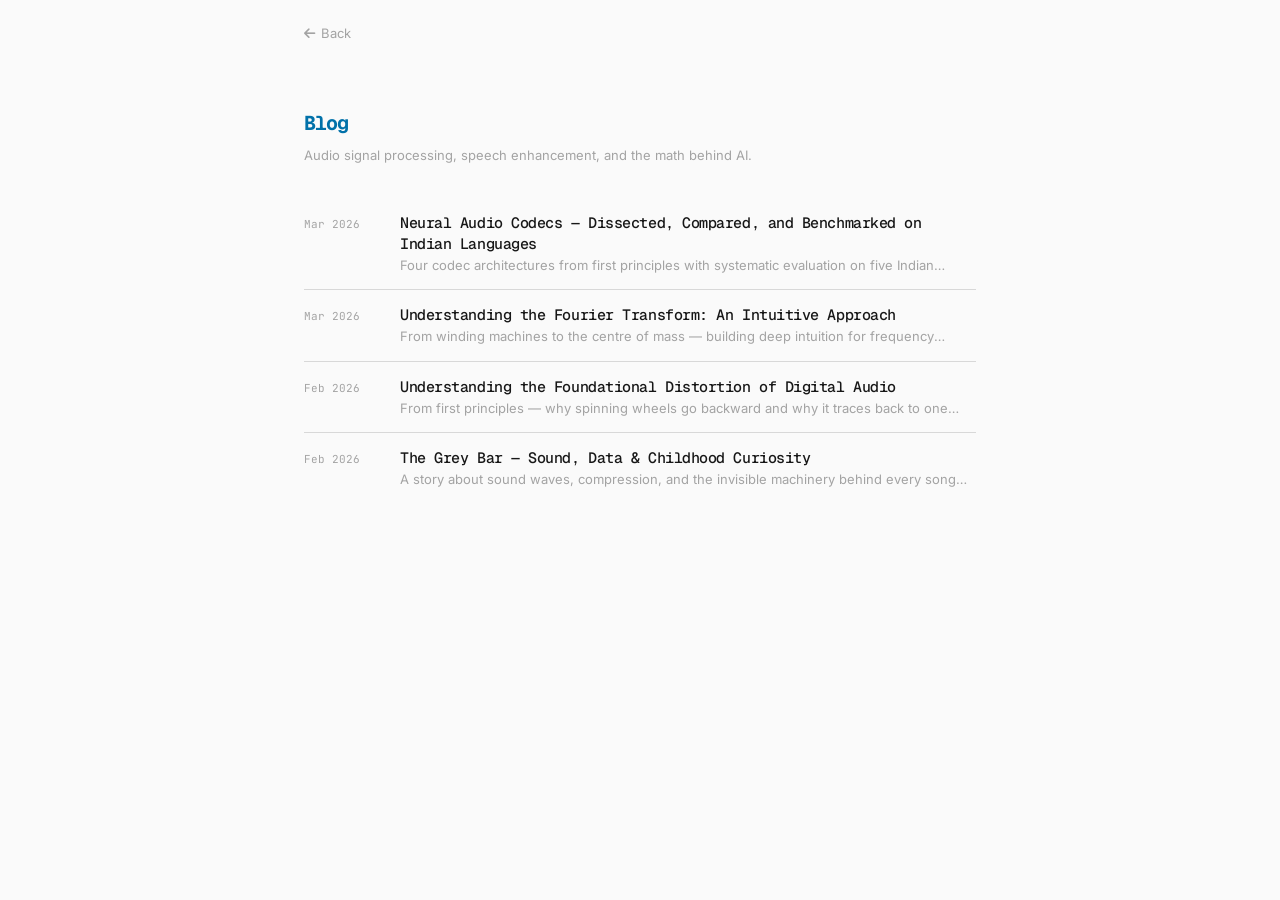
<file: blog/index.html>
<!DOCTYPE html>
<html lang="en">
<head>
<!-- Google Analytics -->
<script async src="https://www.googletagmanager.com/gtag/js?id=G-BB0R0PGQ15"></script>
<script>window.dataLayer=window.dataLayer||[];function gtag(){dataLayer.push(arguments);}gtag('js',new Date());gtag('config','G-BB0R0PGQ15');</script>

<meta charset="UTF-8">
<meta name="viewport" content="width=device-width, initial-scale=1.0">
<title>Blog — Aman Agrawal</title>
<meta name="description" content="Technical blog posts by Aman Agrawal on audio signal processing, speech enhancement, and AI/ML.">
<link rel="preconnect" href="https://fonts.googleapis.com">
<link rel="preconnect" href="https://fonts.gstatic.com" crossorigin>
<link href="https://fonts.googleapis.com/css2?family=Geist+Mono:wght@400;500;600;700&family=Inter:wght@300;400;500;600;700&family=JetBrains+Mono:wght@400;500&display=swap" rel="stylesheet">
<link rel="stylesheet" href="https://cdnjs.cloudflare.com/ajax/libs/font-awesome/6.5.1/css/all.min.css">
<style>
:root {
    --bg: #fafafa;
    --text-primary: #171717;
    --text-secondary: #525252;
    --text-muted: #a3a3a3;
    --accent: #0171A9;
    --border: #d8d8d8;
    --green: #16a34a;
    --heading-font: 'Geist Mono', 'JetBrains Mono', ui-monospace, monospace;
    --font: 'Inter', -apple-system, BlinkMacSystemFont, sans-serif;
    --mono: 'JetBrains Mono', monospace;
    --ease: cubic-bezier(0.4,0,0.2,1);
}
*,*::before,*::after{margin:0;padding:0;box-sizing:border-box}
body{font-family:var(--font);background:var(--bg);color:var(--text-primary);font-size:0.9375rem;line-height:1.7;-webkit-font-smoothing:antialiased}
a{color:inherit;text-decoration:none}
::selection{background:rgba(1,113,169,0.12)}

.top-bar{
    padding:20px 24px;
    max-width:720px;
    margin:0 auto;
}
.back-link{
    font-size:0.8125rem;
    color:var(--text-muted);
    display:inline-flex;
    align-items:center;
    gap:6px;
    transition:color 150ms var(--ease);
}
.back-link:hover{color:var(--text-primary)}

.blog-header{
    max-width:720px;
    margin:0 auto;
    padding:40px 24px 32px;
}
.blog-header h1{
    font-family:var(--heading-font);
    font-size:1.25rem;
    font-weight:700;
    color:var(--accent);
    letter-spacing:-0.05em;
    margin-bottom:4px;
}
.blog-header p{
    color:var(--text-muted);
    font-size:0.8125rem;
}

.blog-list{
    max-width:720px;
    margin:0 auto;
    padding:0 24px 80px;
    display:flex;
    flex-direction:column;
}

.blog-item{
    display:flex;
    align-items:baseline;
    gap:16px;
    padding:14px 0;
    border-bottom:1px solid var(--border);
    transition:color 150ms var(--ease);
}
.blog-item:last-child{border-bottom:none}
.blog-item:hover h2{color:var(--accent)}
.blog-item-content h2{font-family:var(--heading-font);letter-spacing:-0.03em}

.blog-item-meta{
    font-family:var(--mono);
    font-size:0.6875rem;
    color:var(--text-muted);
    flex-shrink:0;
    width:80px;
}

.blog-item-content h2{
    font-size:0.9375rem;
    font-weight:500;
    line-height:1.4;
    margin-bottom:2px;
    transition:color 150ms var(--ease);
}
.blog-item-content p{
    color:var(--text-muted);
    font-size:0.8125rem;
    line-height:1.5;
    display:-webkit-box;
    -webkit-line-clamp:1;
    -webkit-box-orient:vertical;
    overflow:hidden;
}
.blog-item-source{
    font-family:var(--mono);
    font-size:0.625rem;
    color:var(--green);
    font-weight:600;
}

@media(max-width:600px){
    .blog-header{padding:30px 16px 24px}
    .blog-header h1{font-size:1.25rem}
    .blog-list{padding:0 16px 60px}
    .blog-item{flex-direction:column;gap:2px}
    .blog-item-meta{width:auto}
    .blog-item-content p{display:none}
}
</style>
</head>
<body>

<div class="top-bar">
    <a href="../index.html" class="back-link"><i class="fa-solid fa-arrow-left"></i> Back</a>
</div>

<header class="blog-header">
    <h1>Blog</h1>
    <p>Audio signal processing, speech enhancement, and the math behind AI.</p>
</header>

<div class="blog-list">

    <a href="codecs.html" class="blog-item">
        <div class="blog-item-meta">Mar 2026</div>
        <div class="blog-item-content">
            <h2>Neural Audio Codecs &mdash; Dissected, Compared, and Benchmarked on Indian Languages</h2>
            <p>Four codec architectures from first principles with systematic evaluation on five Indian languages.</p>
        </div>
    </a>

    <a href="fourier.html" class="blog-item">
        <div class="blog-item-meta">Mar 2026</div>
        <div class="blog-item-content">
            <h2>Understanding the Fourier Transform: An Intuitive Approach</h2>
            <p>From winding machines to the centre of mass &mdash; building deep intuition for frequency decomposition.</p>
        </div>
    </a>

    <a href="aliasing.html" class="blog-item">
        <div class="blog-item-meta">Feb 2026</div>
        <div class="blog-item-content">
            <h2>Understanding the Foundational Distortion of Digital Audio</h2>
            <p>From first principles &mdash; why spinning wheels go backward and why it traces back to one elegant rule.</p>
        </div>
    </a>

    <a href="grey-bar.html" class="blog-item">
        <div class="blog-item-meta">Feb 2026</div>
        <div class="blog-item-content">
            <h2>The Grey Bar &mdash; Sound, Data &amp; Childhood Curiosity</h2>
            <p>A story about sound waves, compression, and the invisible machinery behind every song you've ever streamed.</p>
        </div>
    </a>

</div>

</body>
</html>
</file>
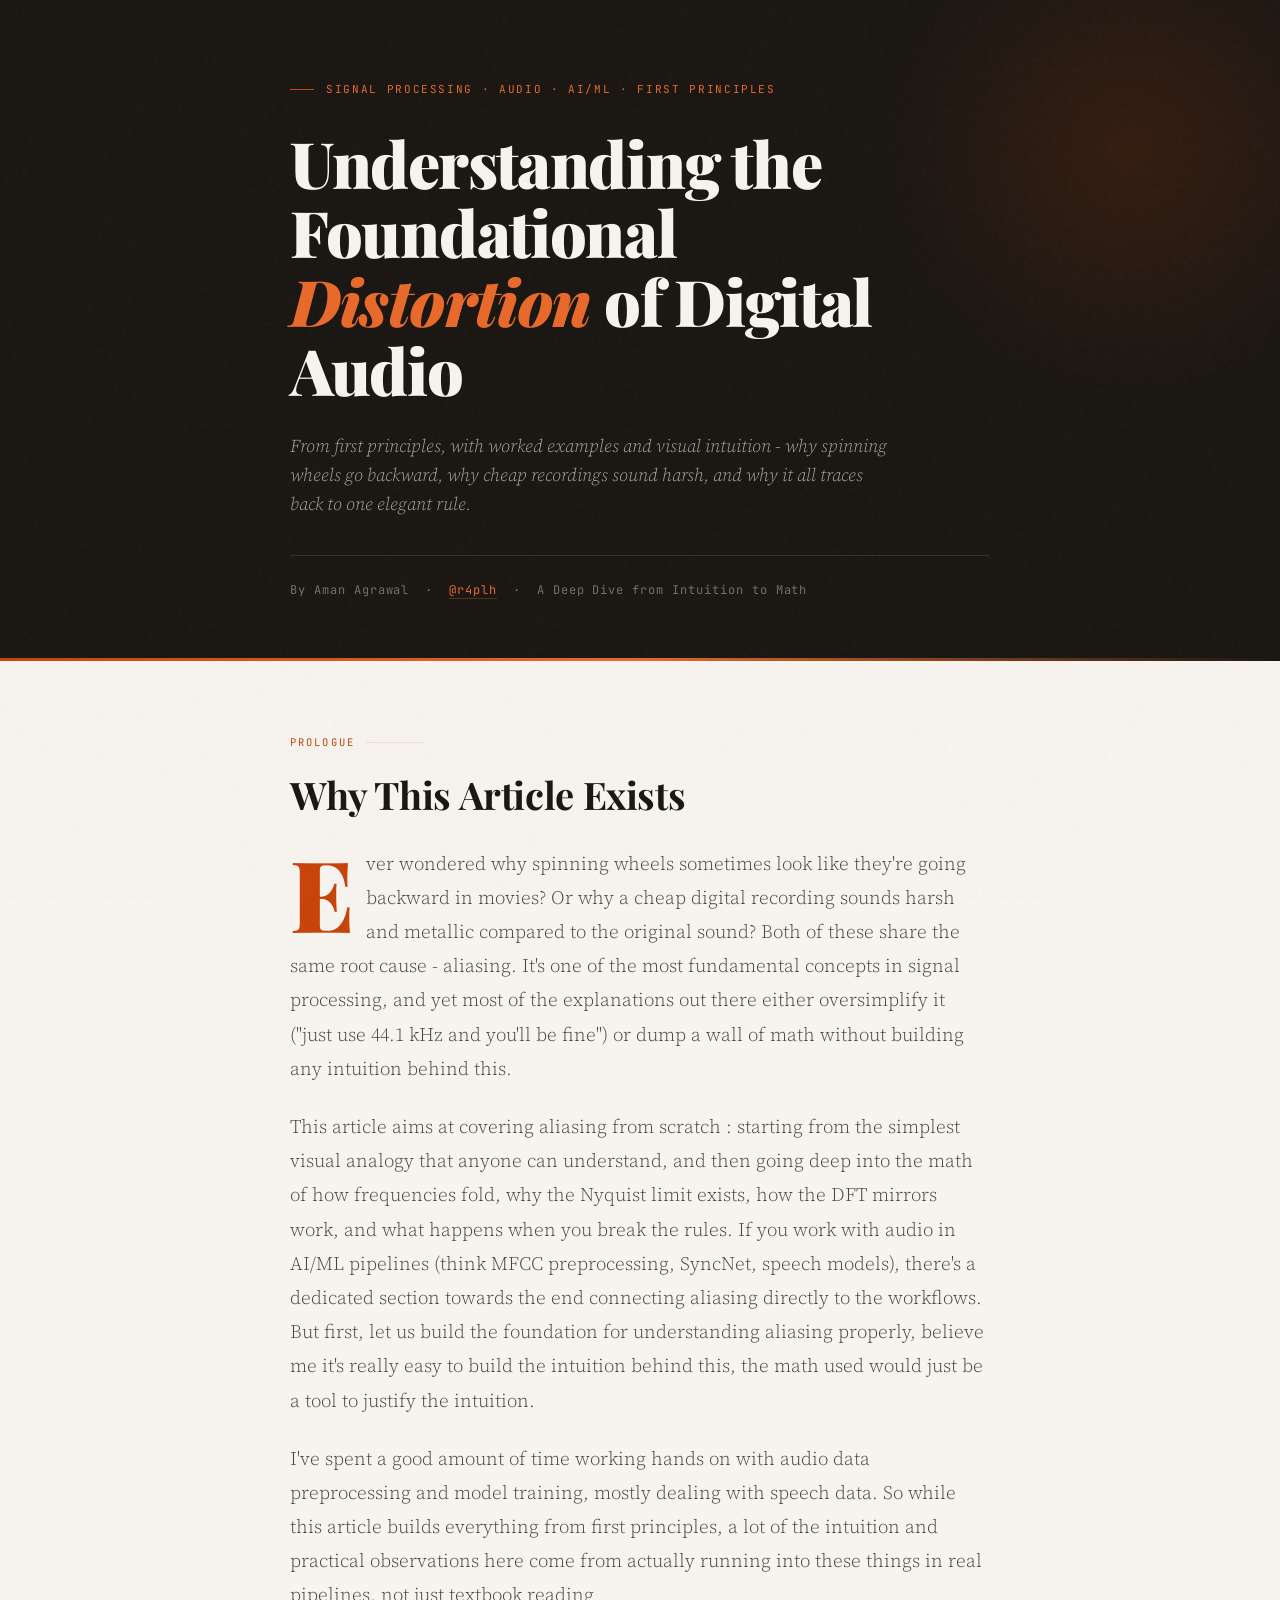
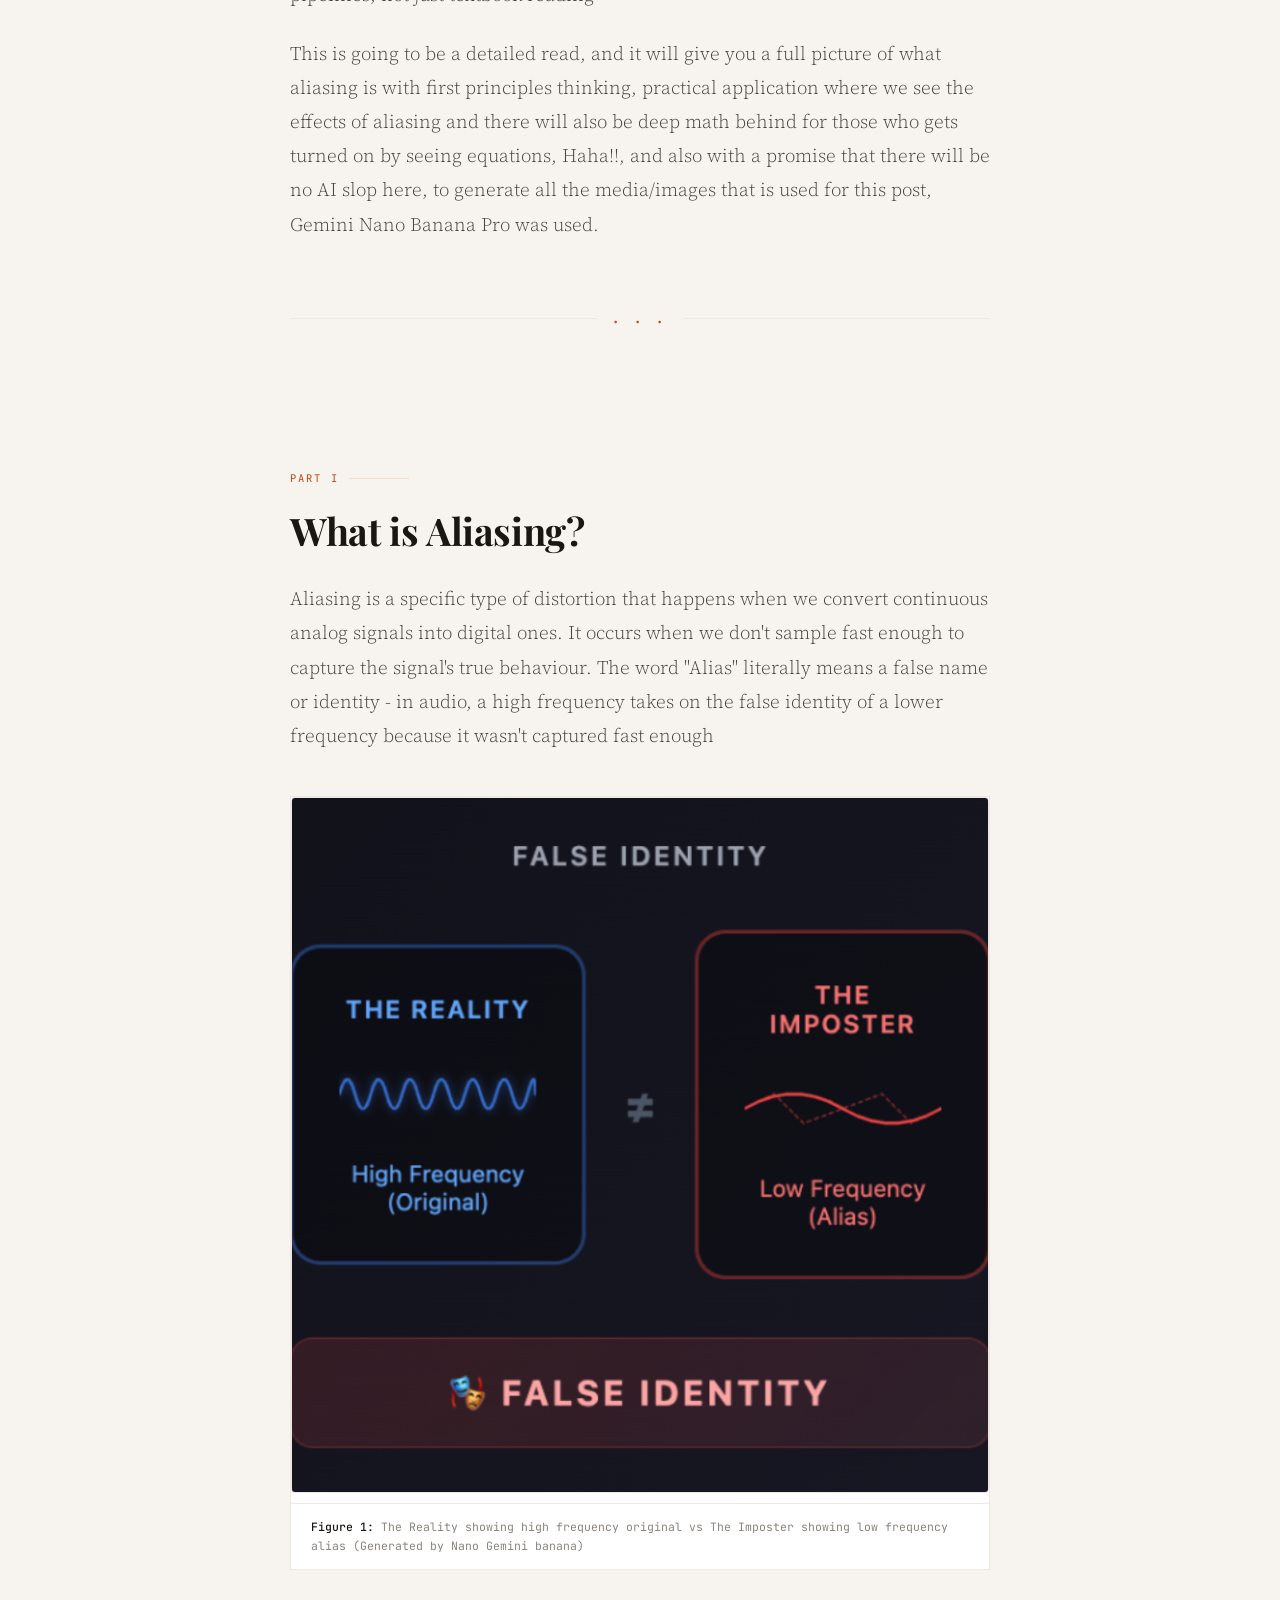
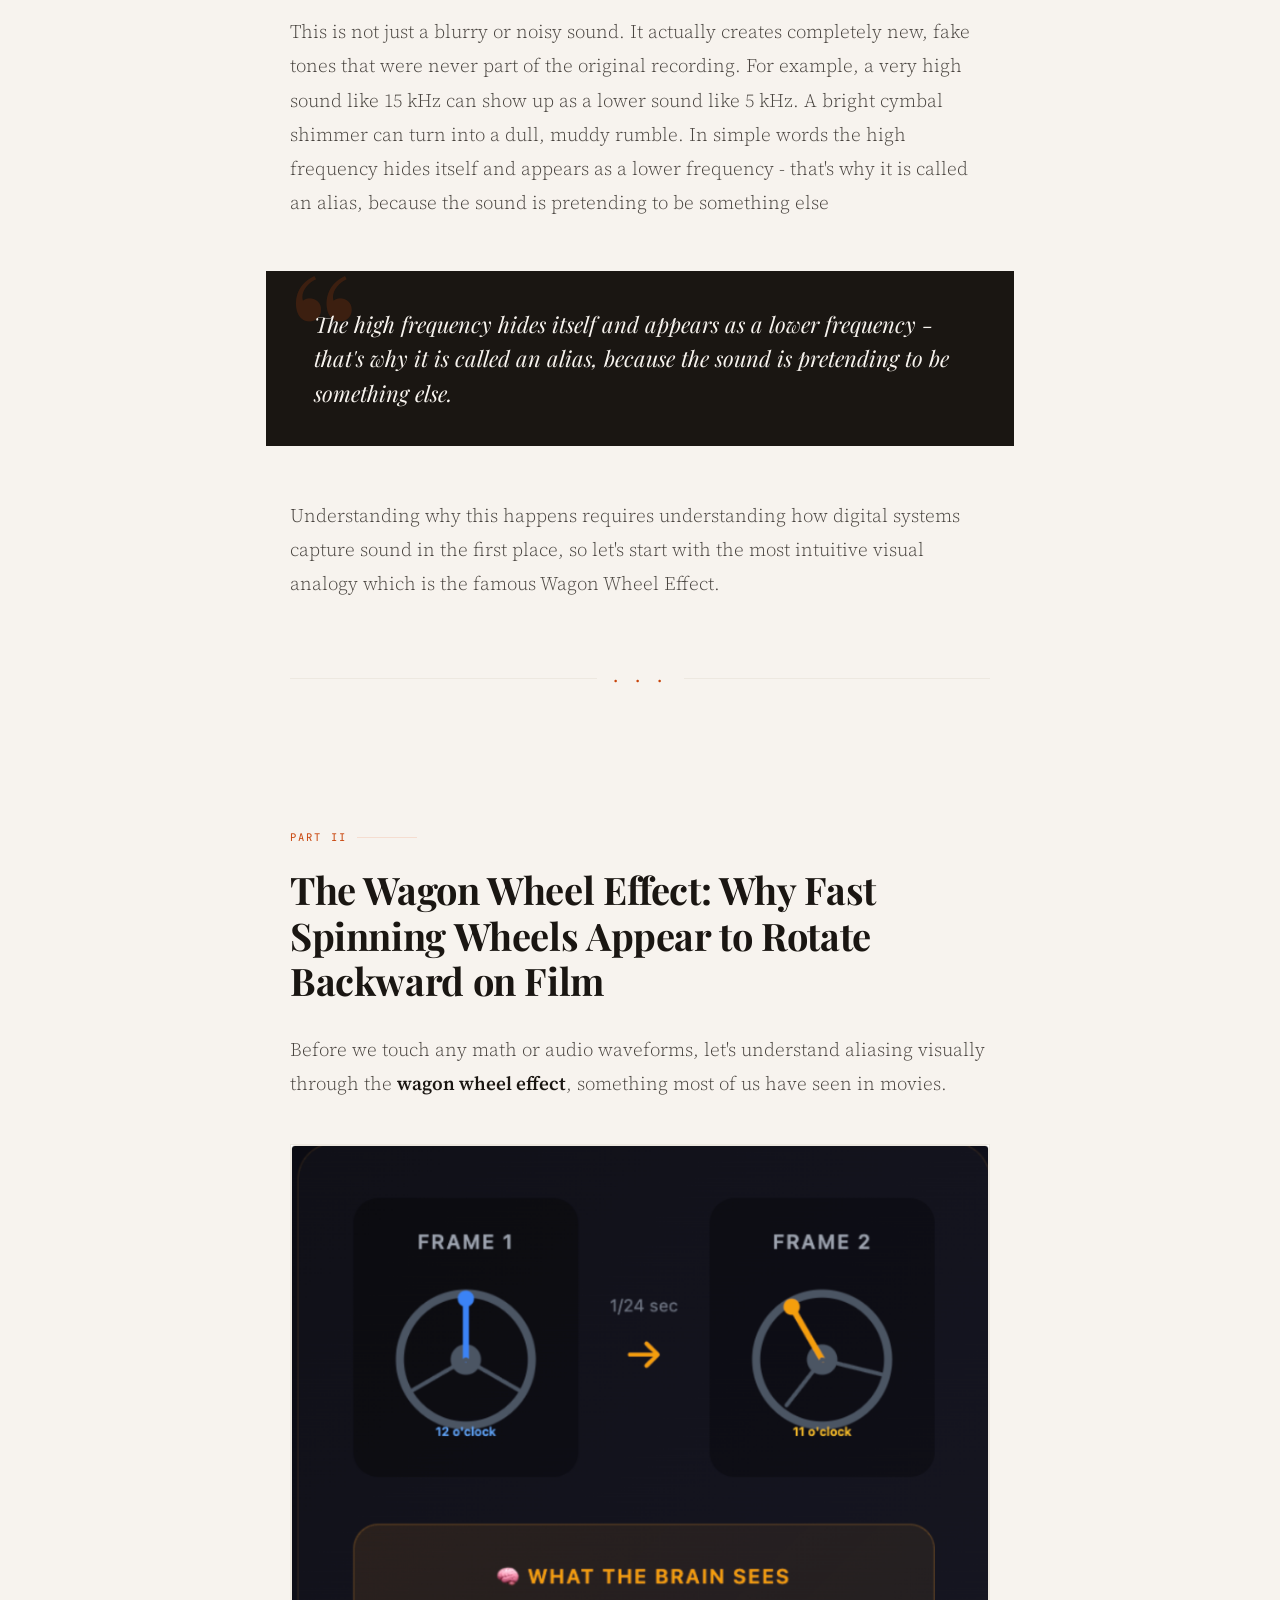
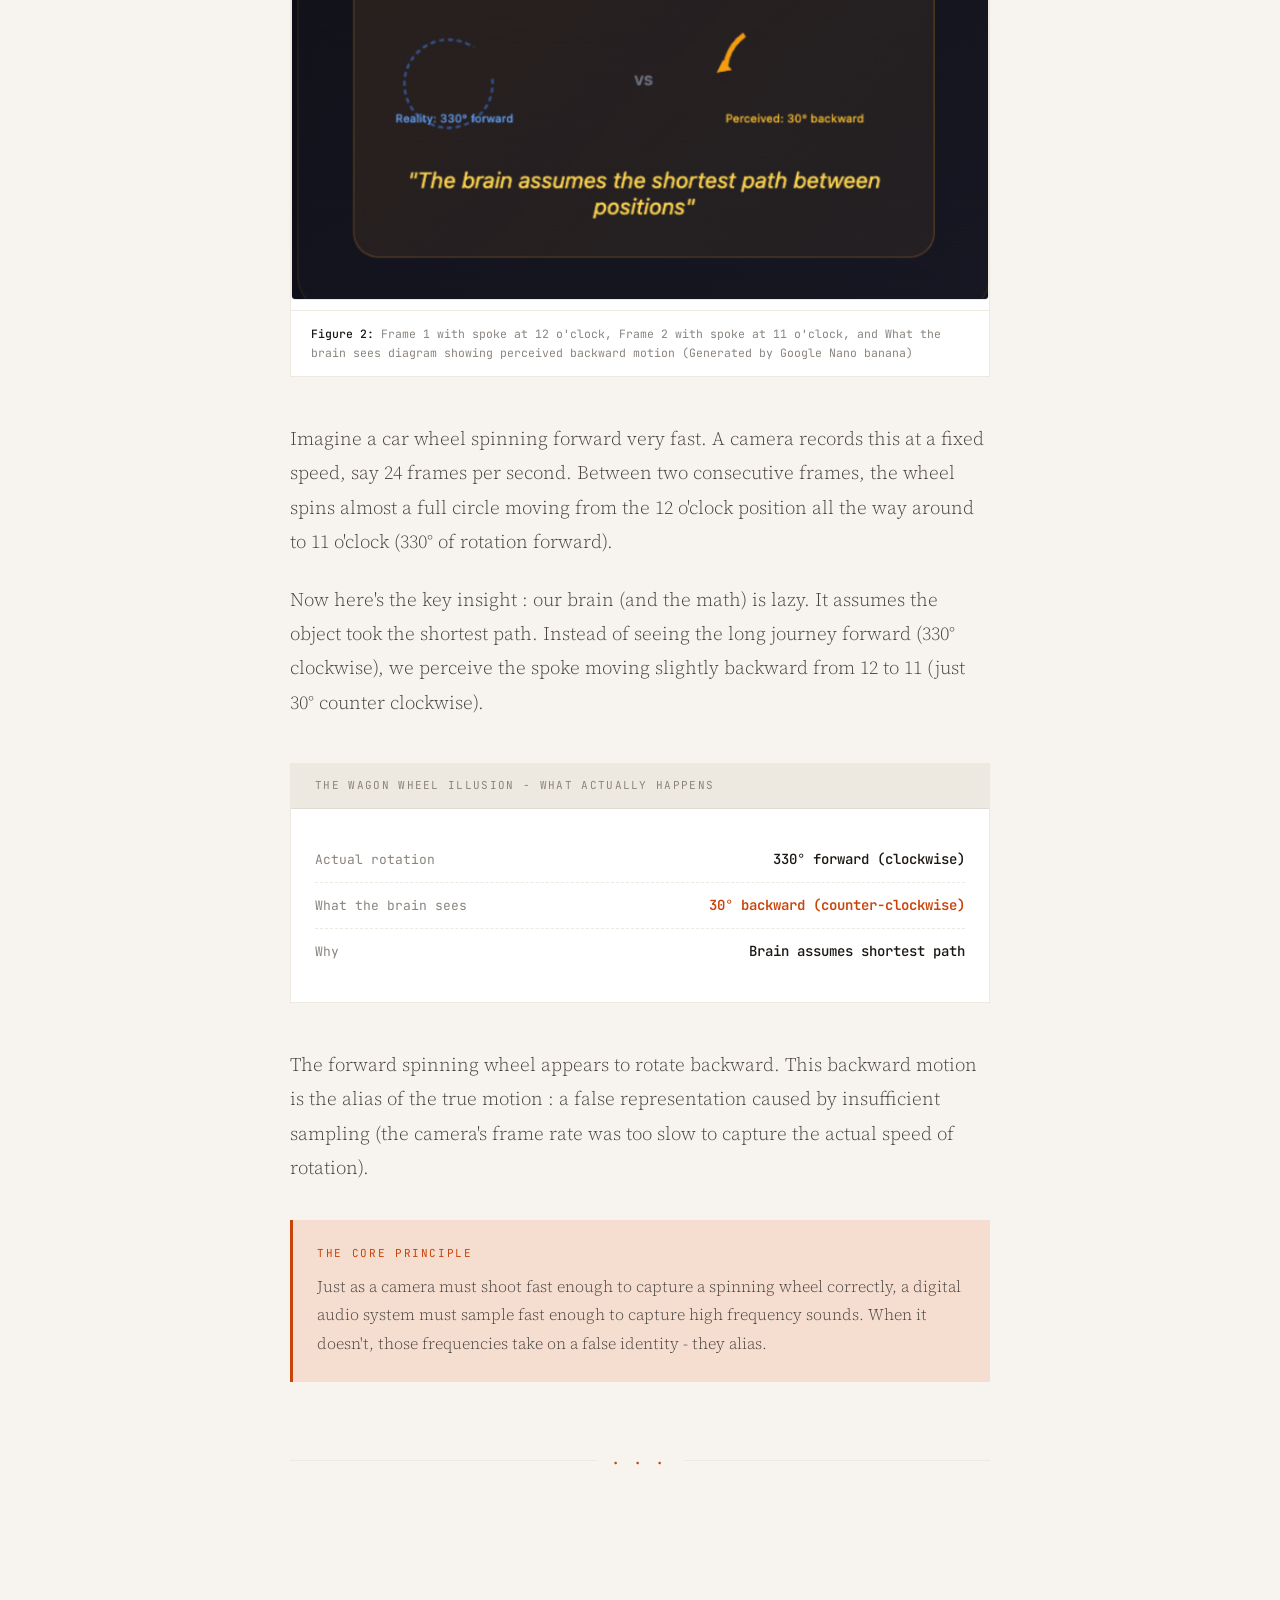
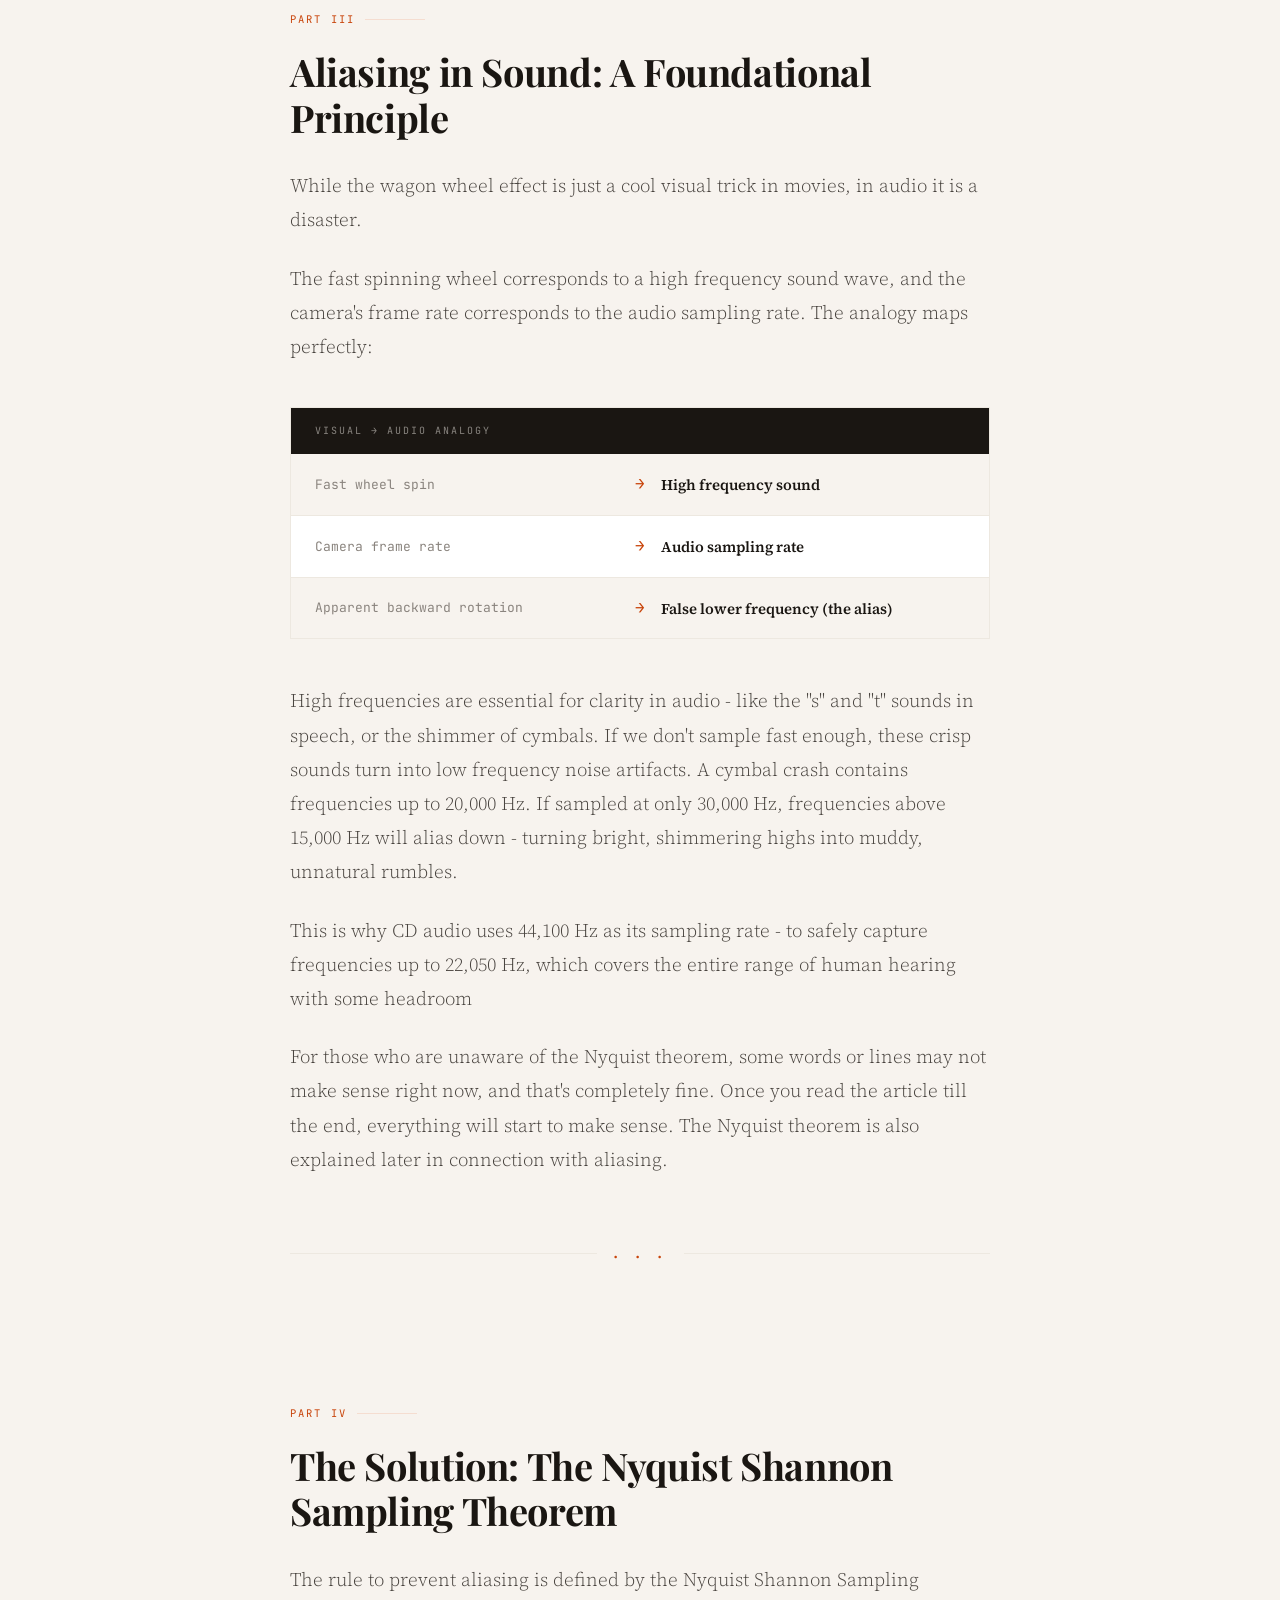
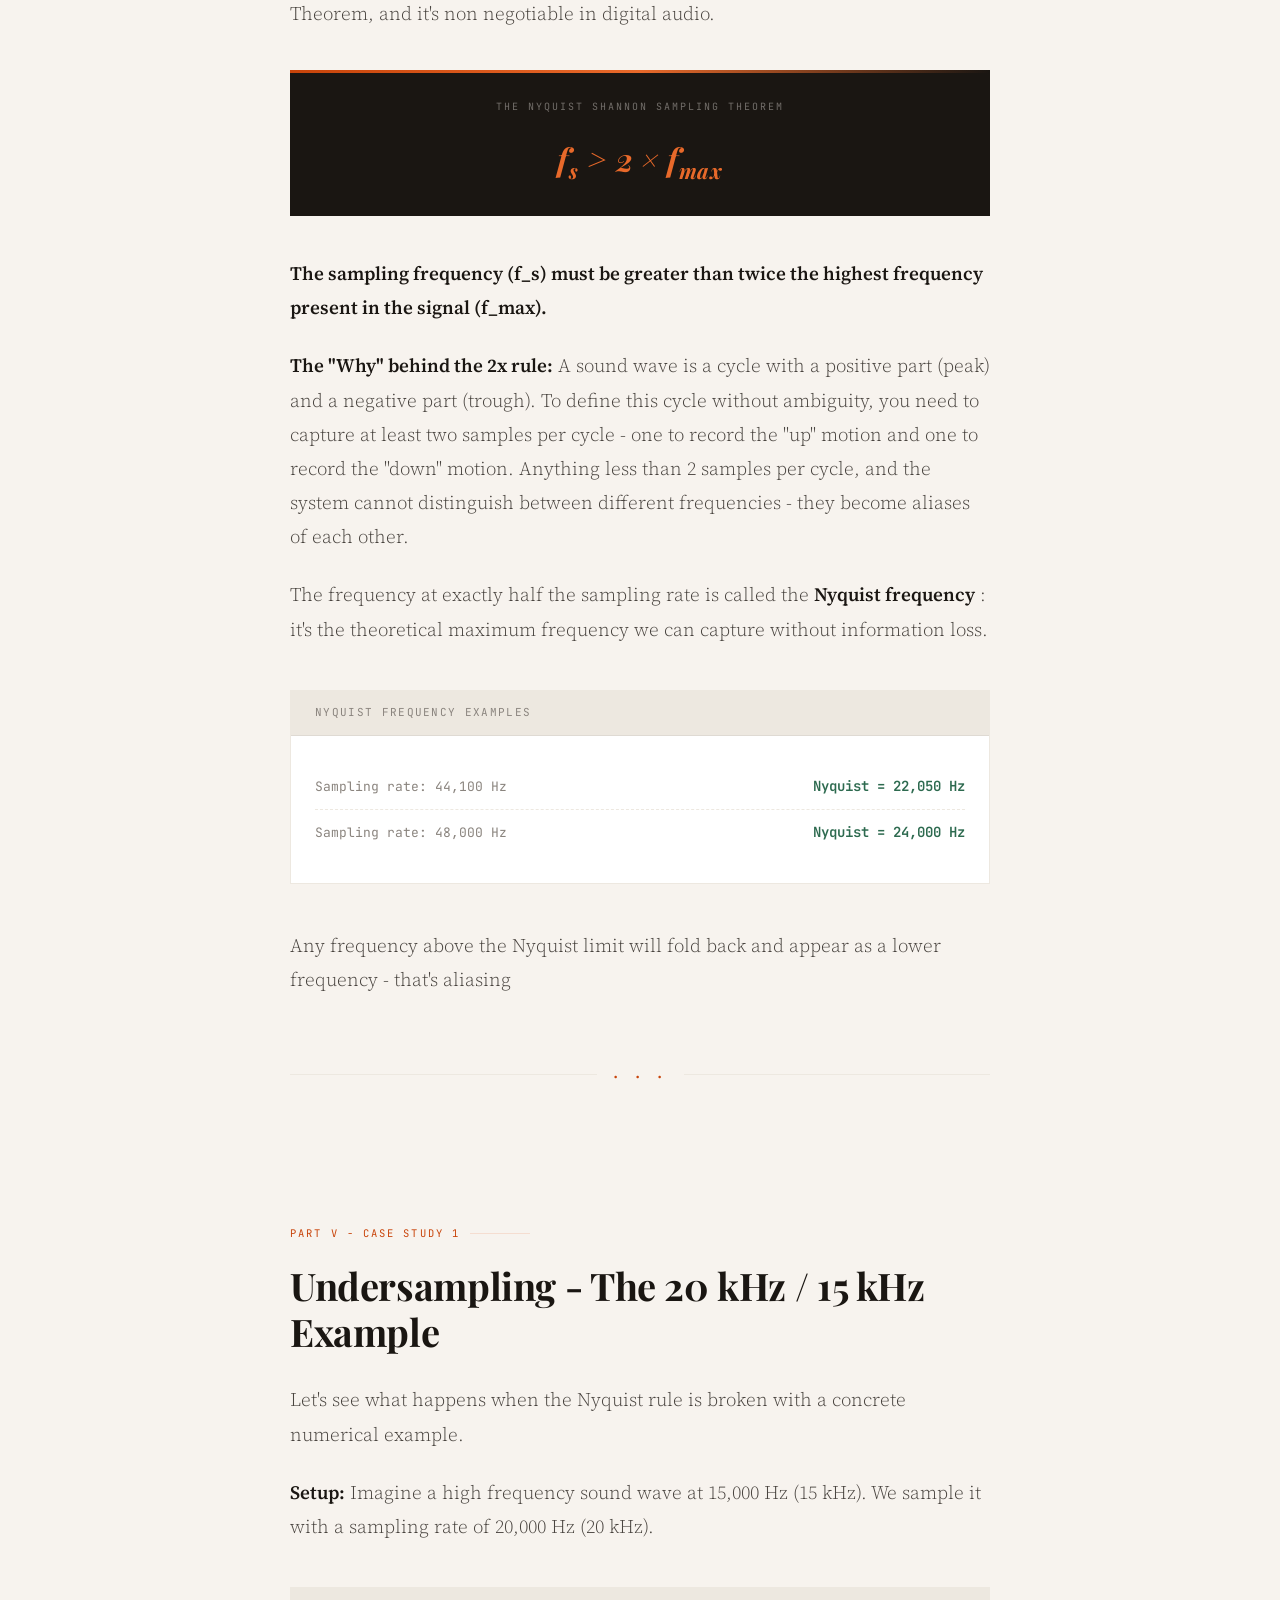
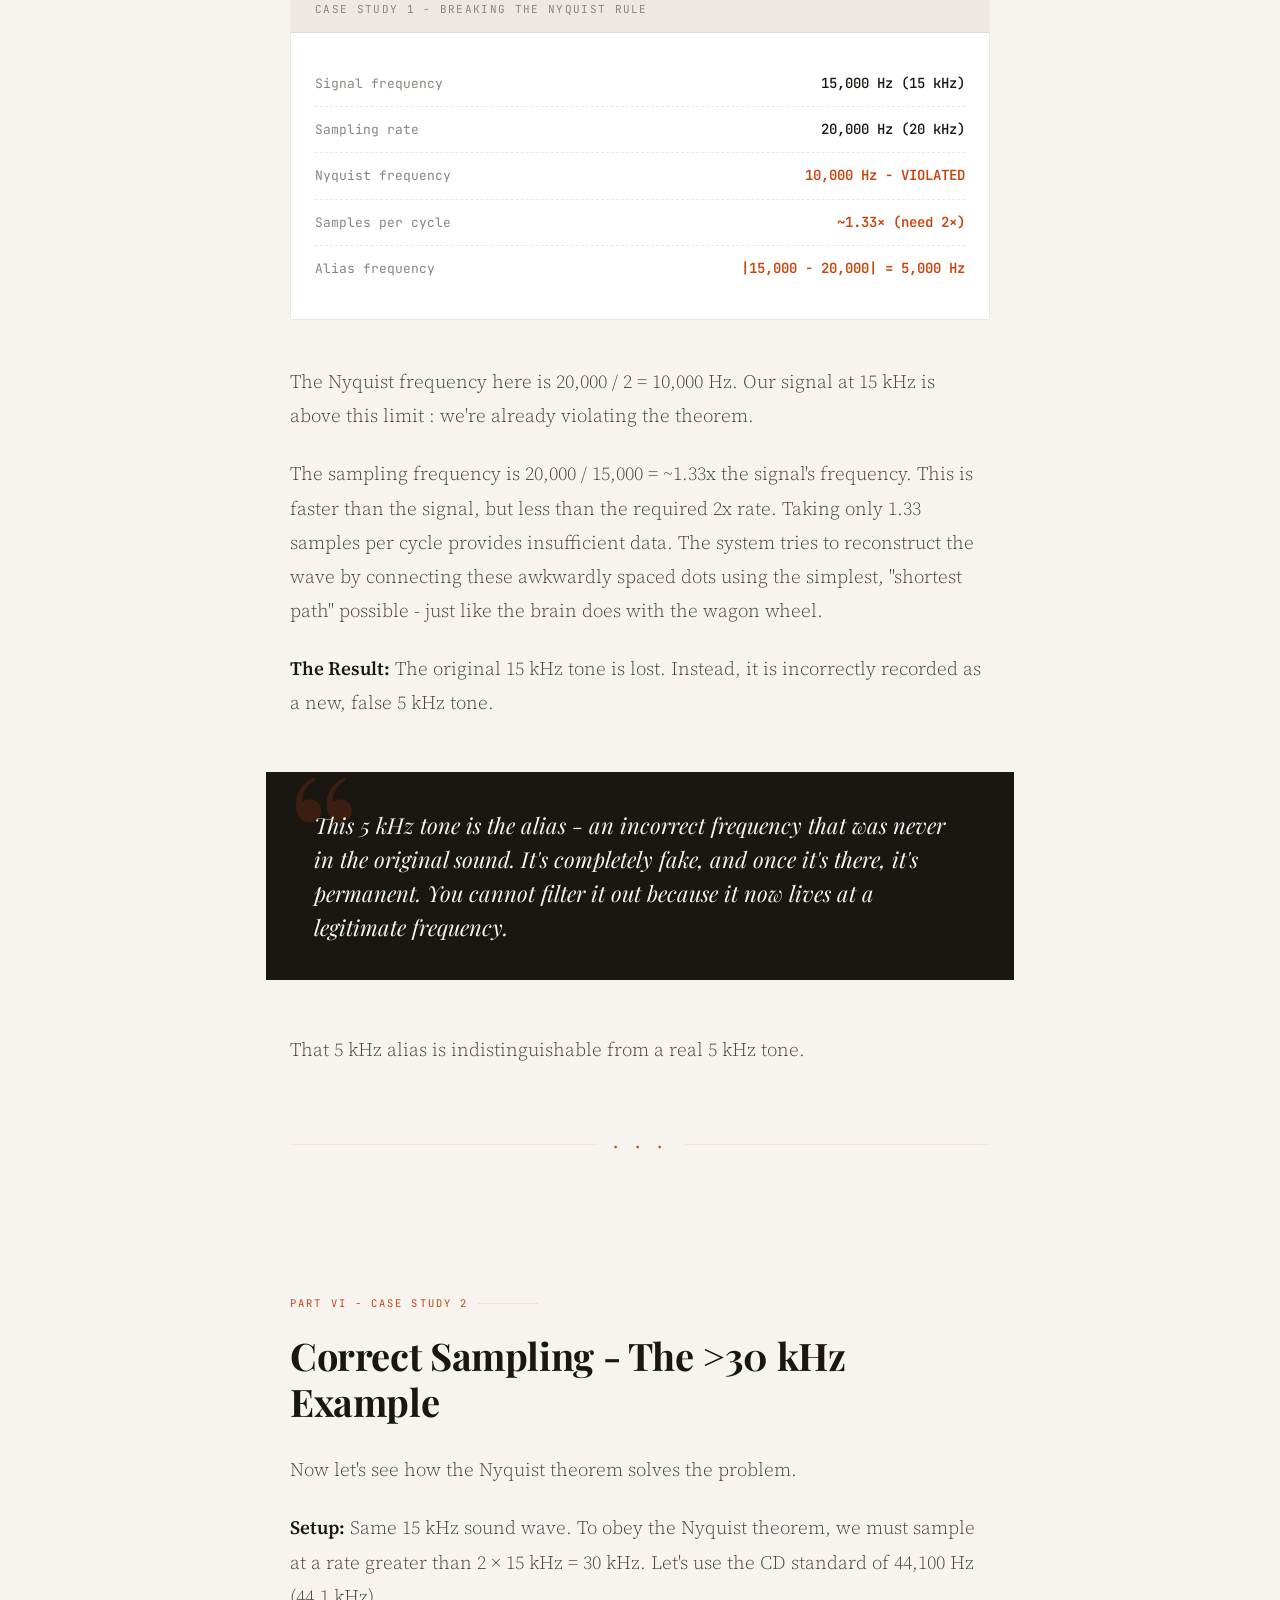
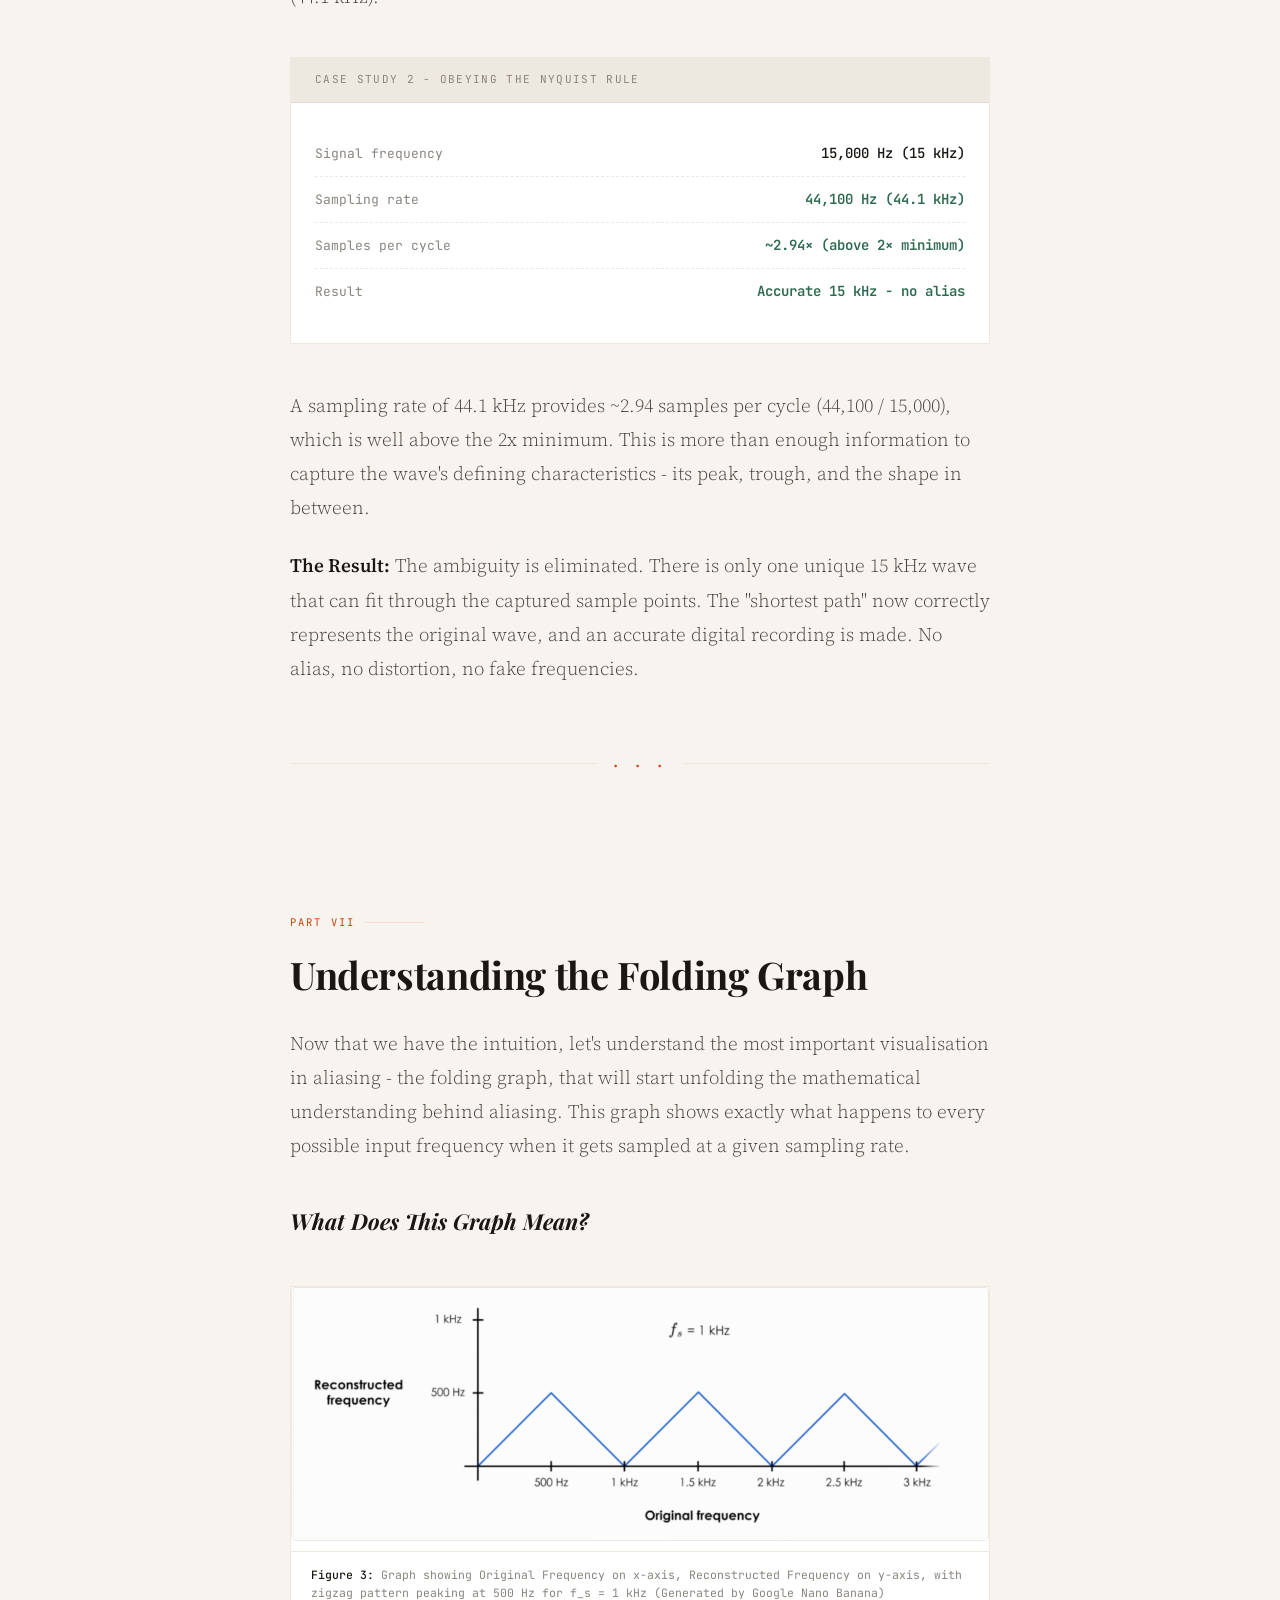
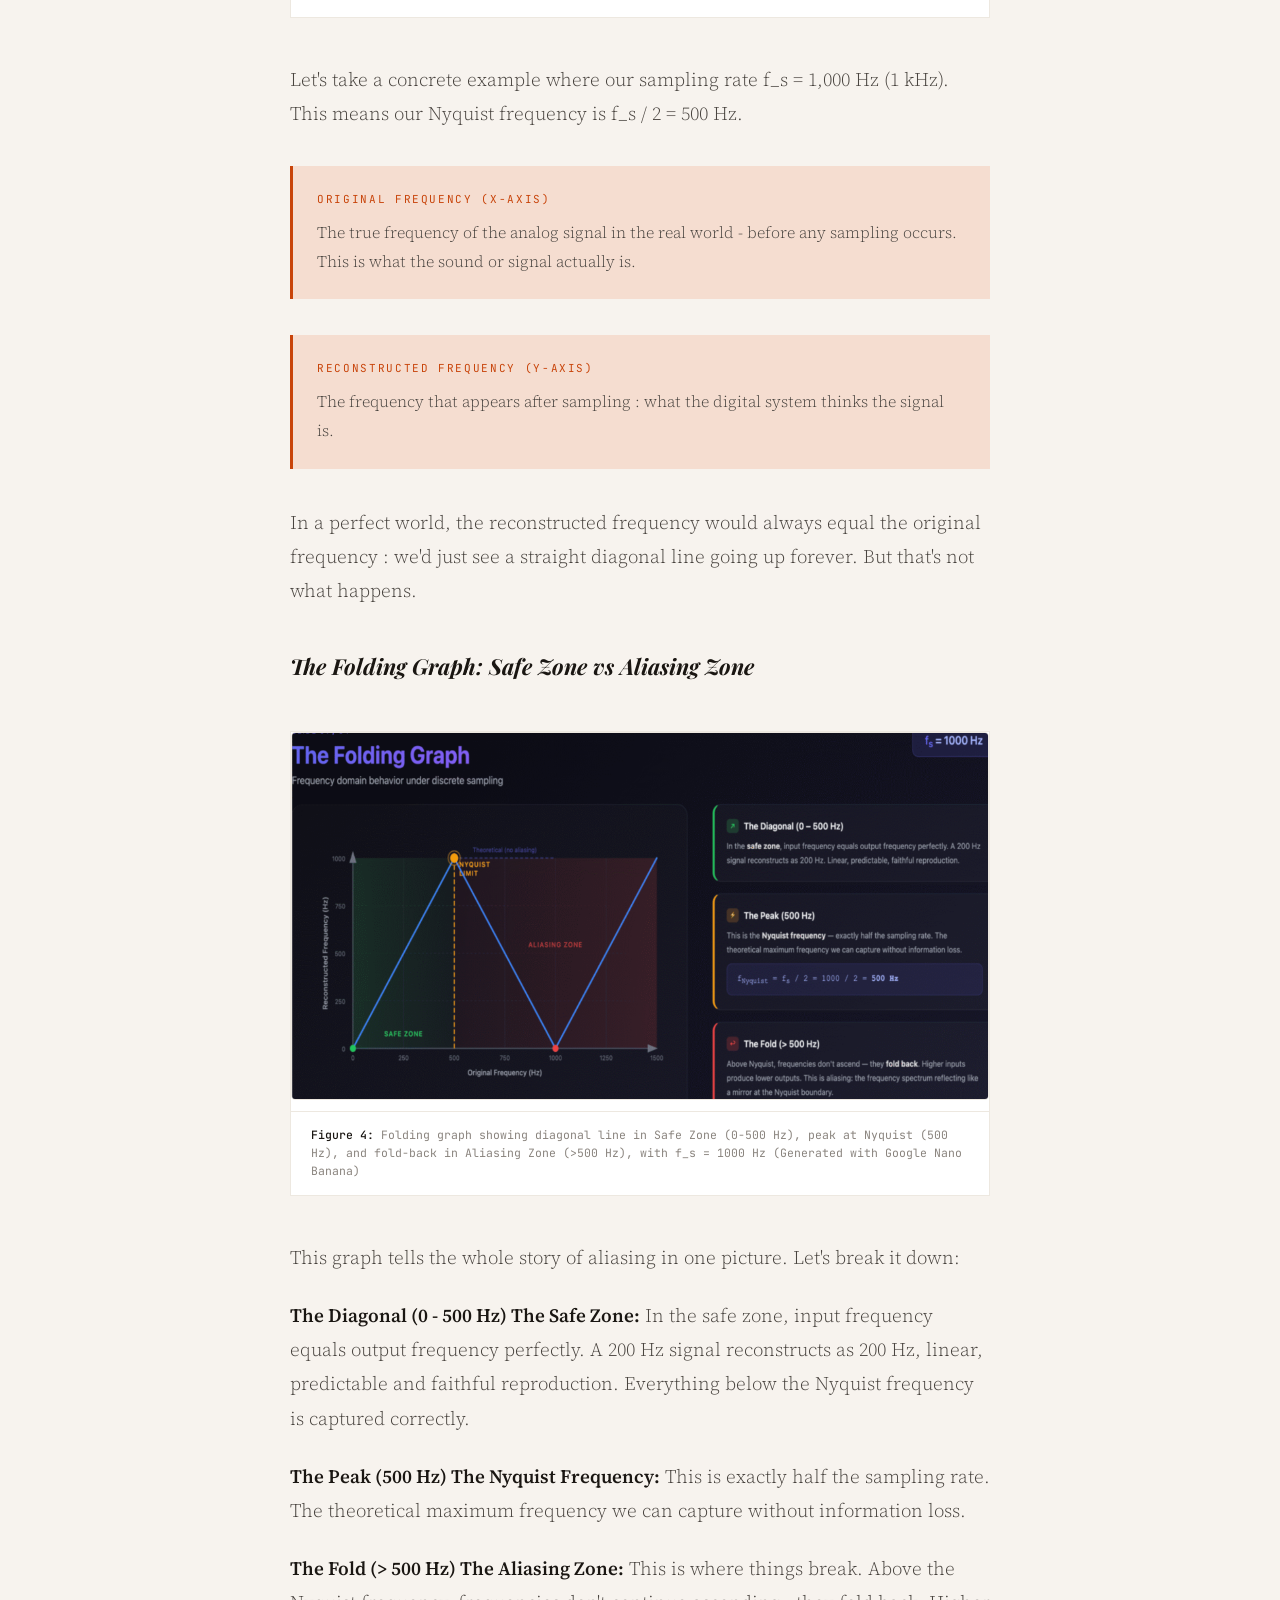
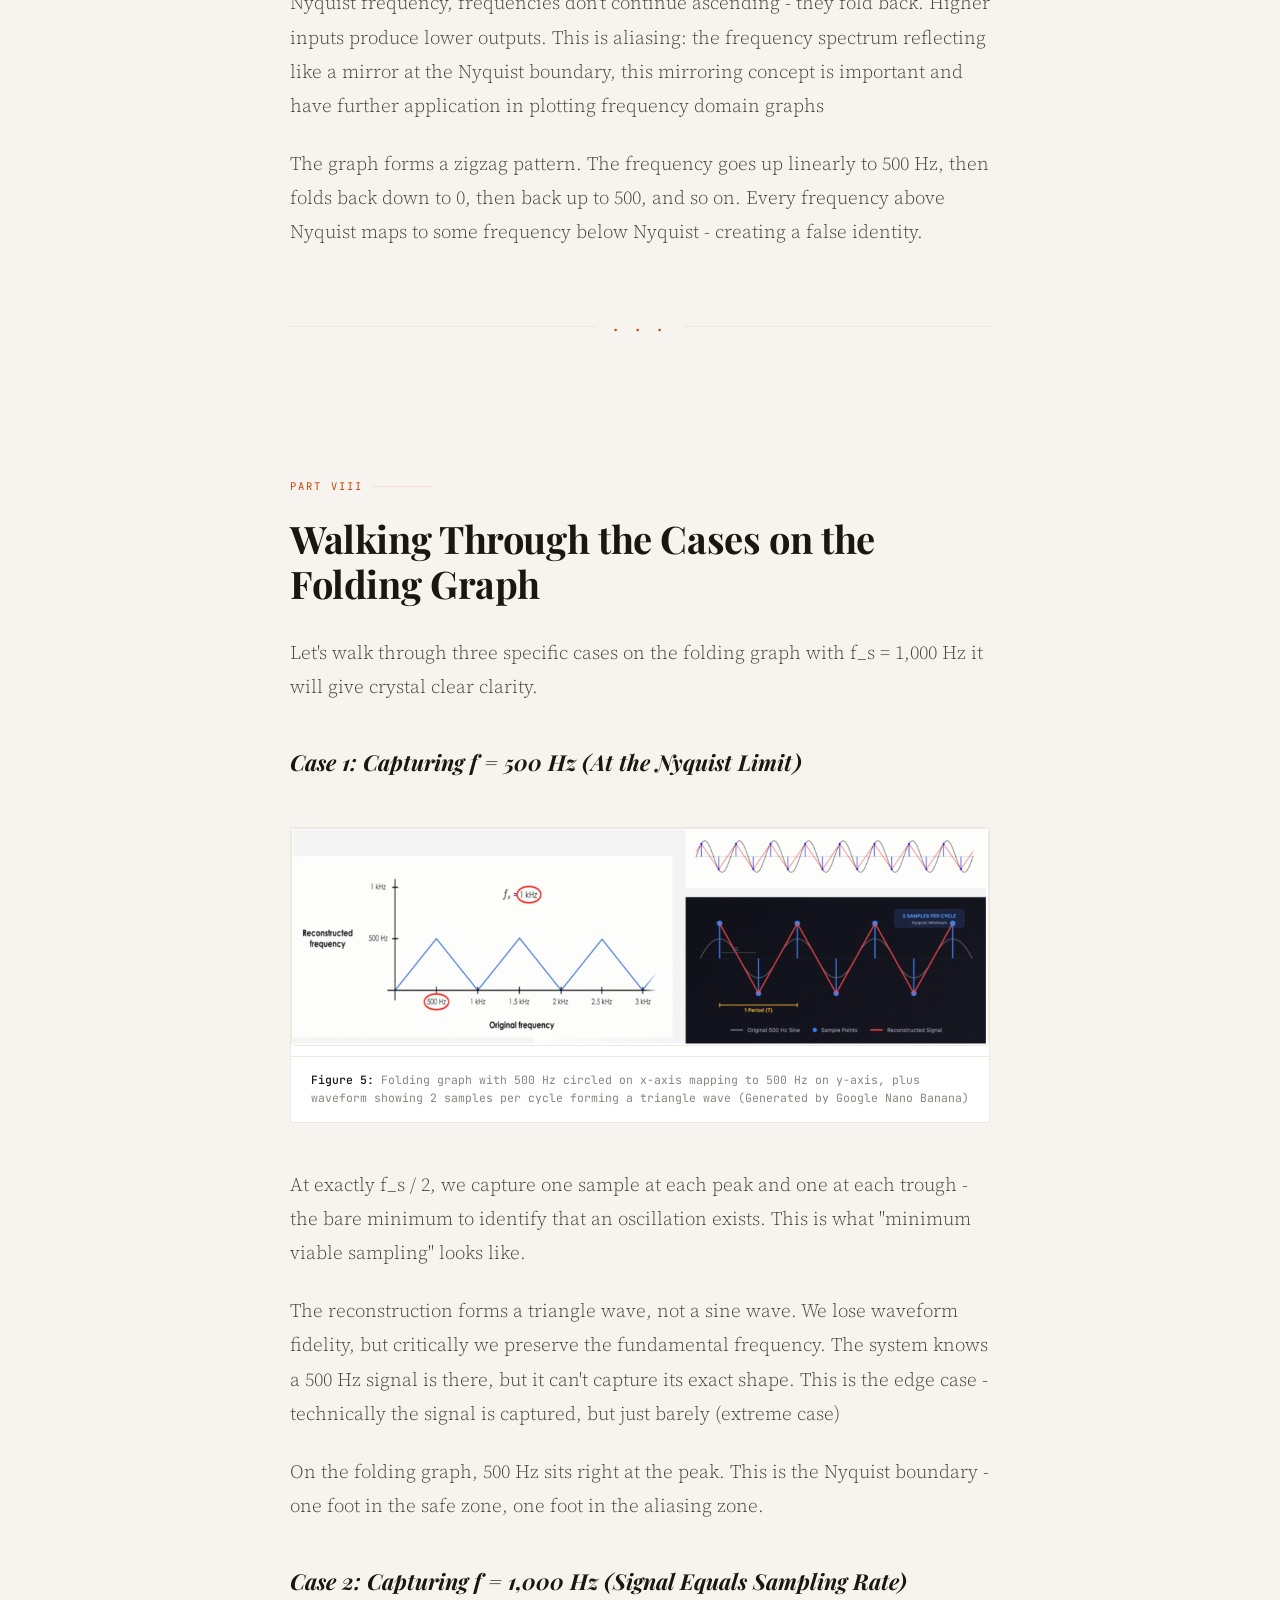
<file: blog/aliasing.html>
<!DOCTYPE html>
<html lang="en">
<head>
<!-- Google Analytics -->
<script async src="https://www.googletagmanager.com/gtag/js?id=G-BB0R0PGQ15"></script>
<script>window.dataLayer=window.dataLayer||[];function gtag(){dataLayer.push(arguments);}gtag('js',new Date());gtag('config','G-BB0R0PGQ15');</script>

<meta charset="UTF-8">
<meta name="viewport" content="width=device-width, initial-scale=1.0">
<title>Understanding the Foundational Distortion of Digital Audio - From First Principles</title>
<link href="https://fonts.googleapis.com/css2?family=Playfair+Display:ital,wght@0,400;0,700;0,900;1,400;1,700&family=Source+Serif+4:ital,opsz,wght@0,8..60,300;0,8..60,400;0,8..60,600;1,8..60,300;1,8..60,400&family=JetBrains+Mono:wght@400;500&display=swap" rel="stylesheet">
<style>
  :root {
    --ink: #1a1612;
    --ink-light: #4a4540;
    --ink-faint: #8a847e;
    --paper: #f7f3ee;
    --paper-dark: #ede8e0;
    --accent: #c8440a;
    --accent-light: #e8692a;
    --accent-faint: #f5ddd0;
    --green: #2d6a4f;
    --code-bg: #1e1b18;
    --code-text: #e8d5b0;
  }

  * { margin: 0; padding: 0; box-sizing: border-box; }

  html { scroll-behavior: smooth; }

  body {
    background: var(--paper);
    color: var(--ink);
    font-family: 'Source Serif 4', Georgia, serif;
    font-size: 19px;
    line-height: 1.8;
    overflow-x: hidden;
  }

  /* ── NOISE TEXTURE OVERLAY ── */
  body::before {
    content: '';
    position: fixed;
    inset: 0;
    background-image: url("data:image/svg+xml,%3Csvg viewBox='0 0 200 200' xmlns='http://www.w3.org/2000/svg'%3E%3Cfilter id='n'%3E%3CfeTurbulence type='fractalNoise' baseFrequency='0.9' numOctaves='4' stitchTiles='stitch'/%3E%3C/filter%3E%3Crect width='100%25' height='100%25' filter='url(%23n)' opacity='0.04'/%3E%3C/svg%3E");
    pointer-events: none;
    z-index: 1000;
    opacity: 0.6;
  }

  /* ── HEADER ── */
  .masthead {
    background: var(--ink);
    color: var(--paper);
    padding: 80px 0 60px;
    position: relative;
    overflow: hidden;
  }

  .masthead::before {
    content: '';
    position: absolute;
    top: -100px; right: -100px;
    width: 500px; height: 500px;
    background: radial-gradient(circle, rgba(200,68,10,0.15) 0%, transparent 70%);
    pointer-events: none;
  }

  .masthead::after {
    content: '';
    position: absolute;
    bottom: 0; left: 0; right: 0;
    height: 3px;
    background: linear-gradient(90deg, var(--accent) 0%, var(--accent-light) 50%, transparent 100%);
  }

  .masthead-inner {
    max-width: 780px;
    margin: 0 auto;
    padding: 0 40px;
  }

  .tag {
    font-family: 'JetBrains Mono', monospace;
    font-size: 11px;
    letter-spacing: 0.15em;
    text-transform: uppercase;
    color: var(--accent-light);
    margin-bottom: 28px;
    display: flex;
    align-items: center;
    gap: 12px;
  }

  .tag::before {
    content: '';
    display: inline-block;
    width: 24px; height: 1px;
    background: var(--accent);
  }

  h1 {
    font-family: 'Playfair Display', Georgia, serif;
    font-size: clamp(36px, 6vw, 64px);
    font-weight: 900;
    line-height: 1.08;
    letter-spacing: -0.02em;
    margin-bottom: 28px;
    color: var(--paper);
  }

  h1 em {
    color: var(--accent-light);
    font-style: italic;
  }

  .subtitle {
    font-size: 18px;
    font-weight: 300;
    color: rgba(247,243,238,0.65);
    line-height: 1.6;
    max-width: 600px;
    font-style: italic;
  }

  .byline {
    margin-top: 36px;
    padding-top: 24px;
    border-top: 1px solid rgba(247,243,238,0.12);
    font-family: 'JetBrains Mono', monospace;
    font-size: 12px;
    color: rgba(247,243,238,0.4);
    letter-spacing: 0.08em;
  }

  .byline a {
    color: var(--accent-light);
    text-decoration: none;
    border-bottom: 1px solid rgba(232,105,42,0.3);
    transition: border-color 0.2s;
  }

  .byline a:hover {
    border-bottom-color: var(--accent-light);
  }

  /* ── ARTICLE BODY ── */
  article {
    max-width: 780px;
    margin: 0 auto;
    padding: 0 40px;
  }

  /* ── SECTIONS ── */
  .section {
    padding: 72px 0 0;
    opacity: 0;
    transform: translateY(28px);
    transition: opacity 0.7s ease, transform 0.7s ease;
  }

  .section.visible {
    opacity: 1;
    transform: translateY(0);
  }

  /* ── SECTION LABELS ── */
  .section-label {
    font-family: 'JetBrains Mono', monospace;
    font-size: 10.5px;
    letter-spacing: 0.2em;
    text-transform: uppercase;
    color: var(--accent);
    margin-bottom: 20px;
    display: flex;
    align-items: center;
    gap: 10px;
  }

  .section-label::after {
    content: '';
    flex: 1;
    height: 1px;
    background: var(--accent-faint);
    max-width: 60px;
  }

  h2 {
    font-family: 'Playfair Display', Georgia, serif;
    font-size: clamp(28px, 4vw, 38px);
    font-weight: 700;
    line-height: 1.2;
    letter-spacing: -0.01em;
    margin-bottom: 28px;
    color: var(--ink);
  }

  h3 {
    font-family: 'Playfair Display', Georgia, serif;
    font-size: 22px;
    font-weight: 700;
    font-style: italic;
    color: var(--ink);
    margin: 40px 0 16px;
  }

  p {
    margin-bottom: 24px;
    color: var(--ink-light);
    font-weight: 300;
  }

  p strong {
    color: var(--ink);
    font-weight: 600;
  }

  /* ── DROPCAP ── */
  .dropcap::first-letter {
    font-family: 'Playfair Display', Georgia, serif;
    font-size: 5.2em;
    font-weight: 900;
    float: left;
    line-height: 0.78;
    margin: 8px 12px 0 0;
    color: var(--accent);
  }

  /* ── PULLQUOTE ── */
  .pullquote {
    margin: 52px -24px;
    padding: 36px 48px;
    background: var(--ink);
    color: var(--paper);
    position: relative;
    overflow: hidden;
  }

  .pullquote::before {
    content: '\201C';
    font-family: 'Playfair Display', serif;
    font-size: 180px;
    color: rgba(200,68,10,0.2);
    position: absolute;
    top: -30px; left: 20px;
    line-height: 1;
    pointer-events: none;
  }

  .pullquote p {
    font-family: 'Playfair Display', Georgia, serif;
    font-size: 22px;
    font-style: italic;
    font-weight: 400;
    line-height: 1.55;
    color: var(--paper);
    position: relative;
    z-index: 1;
    margin: 0;
  }

  /* ── MATH/DATA CALLOUT ── */
  .data-box {
    margin: 44px 0;
    border: 1px solid var(--paper-dark);
    background: white;
    overflow: hidden;
  }

  .data-box-header {
    background: var(--paper-dark);
    padding: 12px 24px;
    font-family: 'JetBrains Mono', monospace;
    font-size: 11px;
    letter-spacing: 0.12em;
    text-transform: uppercase;
    color: var(--ink-faint);
    border-bottom: 1px solid rgba(0,0,0,0.06);
  }

  .data-box-body {
    padding: 28px 24px;
  }

  .calc-row {
    display: flex;
    justify-content: space-between;
    align-items: baseline;
    padding: 10px 0;
    border-bottom: 1px dashed var(--paper-dark);
    font-size: 15px;
  }

  .calc-row:last-child { border-bottom: none; }

  .calc-label {
    color: var(--ink-faint);
    font-family: 'JetBrains Mono', monospace;
    font-size: 13px;
    flex-shrink: 0;
    margin-right: 16px;
  }

  .calc-value {
    font-family: 'JetBrains Mono', monospace;
    font-weight: 500;
    color: var(--ink);
    font-size: 14px;
    text-align: right;
  }

  .calc-value.accent { color: var(--accent); font-weight: 600; }
  .calc-value.green { color: var(--green); font-weight: 600; }

  /* ── FORMULA BOX ── */
  .formula-box {
    margin: 40px 0;
    padding: 28px 32px;
    background: var(--ink);
    color: var(--paper);
    text-align: center;
    position: relative;
  }

  .formula-box::before {
    content: '';
    position: absolute;
    top: 0; left: 0; right: 0;
    height: 3px;
    background: linear-gradient(90deg, var(--accent), var(--accent-light), transparent);
  }

  .formula-label {
    font-family: 'JetBrains Mono', monospace;
    font-size: 10px;
    letter-spacing: 0.2em;
    text-transform: uppercase;
    color: rgba(247,243,238,0.4);
    margin-bottom: 14px;
  }

  .formula {
    font-family: 'Playfair Display', Georgia, serif;
    font-size: clamp(22px, 4vw, 32px);
    font-weight: 700;
    font-style: italic;
    color: var(--accent-light);
    letter-spacing: 0.02em;
  }

  .formula sub {
    font-size: 0.65em;
    vertical-align: baseline;
    position: relative;
    top: 0.3em;
  }

  /* ── COMPARISON TABLE ── */
  .comparison {
    margin: 44px 0;
    overflow: hidden;
    border: 1px solid var(--paper-dark);
  }

  .comparison-row {
    display: grid;
    grid-template-columns: 1fr 1fr 1fr;
  }

  .comparison-row.two-col {
    grid-template-columns: 1fr 1fr;
  }

  .comparison-row.header {
    background: var(--ink);
    color: var(--paper);
  }

  .comparison-row:not(.header):nth-child(even) { background: white; }
  .comparison-row:not(.header):nth-child(odd) { background: var(--paper); }

  .comparison-cell {
    padding: 14px 20px;
    font-family: 'JetBrains Mono', monospace;
    font-size: 13px;
    border-right: 1px solid rgba(0,0,0,0.07);
  }

  .comparison-cell:last-child { border-right: none; }
  .comparison-row.header .comparison-cell {
    font-size: 10px;
    letter-spacing: 0.15em;
    text-transform: uppercase;
    color: rgba(247,243,238,0.6);
  }

  .highlight-row .comparison-cell {
    background: var(--accent-faint);
    color: var(--accent);
    font-weight: 600;
  }

  /* ── INLINE CODE ── */
  code {
    font-family: 'JetBrains Mono', monospace;
    font-size: 0.82em;
    background: var(--paper-dark);
    padding: 2px 7px;
    color: var(--accent);
    border-radius: 2px;
  }

  /* ── CODE BLOCK ── */
  .code-block {
    margin: 36px 0;
    background: var(--code-bg);
    border-radius: 4px;
    overflow: hidden;
  }

  .code-block-header {
    padding: 10px 20px;
    font-family: 'JetBrains Mono', monospace;
    font-size: 10px;
    letter-spacing: 0.15em;
    text-transform: uppercase;
    color: rgba(232,213,176,0.4);
    border-bottom: 1px solid rgba(255,255,255,0.06);
  }

  .code-block pre {
    padding: 20px;
    font-family: 'JetBrains Mono', monospace;
    font-size: 13.5px;
    line-height: 1.7;
    color: var(--code-text);
    overflow-x: auto;
  }

  .code-block code {
    background: none;
    padding: 0;
    color: inherit;
    font-size: inherit;
    border-radius: 0;
  }

  /* ── DEFINITION BOX ── */
  .definition {
    margin: 36px 0;
    padding: 24px 28px 24px 24px;
    border-left: 3px solid var(--accent);
    background: var(--accent-faint);
  }

  .definition-term {
    font-family: 'JetBrains Mono', monospace;
    font-size: 11px;
    letter-spacing: 0.15em;
    text-transform: uppercase;
    color: var(--accent);
    margin-bottom: 8px;
  }

  .definition p {
    margin: 0;
    font-size: 16px;
    color: var(--ink-light);
  }

  /* ── DIVIDER ── */
  .divider {
    margin: 60px 0;
    display: flex;
    align-items: center;
    gap: 16px;
  }

  .divider::before, .divider::after {
    content: '';
    flex: 1;
    height: 1px;
    background: var(--paper-dark);
  }

  .divider-mark {
    font-family: 'Playfair Display', serif;
    font-size: 20px;
    color: var(--accent);
    letter-spacing: 0.3em;
  }

  /* ── IMAGE PLACEHOLDER ── */
  .figure {
    margin: 44px 0;
    border: 1px solid var(--paper-dark);
    background: white;
    overflow: hidden;
  }

  .figure-placeholder {
    background: var(--ink);
    min-height: 260px;
    display: flex;
    align-items: center;
    justify-content: center;
    padding: 40px;
    position: relative;
  }

  .figure-placeholder::before {
    content: '';
    position: absolute;
    inset: 0;
    background: repeating-linear-gradient(
      45deg,
      transparent,
      transparent 20px,
      rgba(200,68,10,0.04) 20px,
      rgba(200,68,10,0.04) 40px
    );
    pointer-events: none;
  }

  .figure-placeholder-text {
    font-family: 'JetBrains Mono', monospace;
    font-size: 12px;
    color: rgba(247,243,238,0.35);
    text-align: center;
    letter-spacing: 0.05em;
    position: relative;
    z-index: 1;
  }

  .figure-placeholder-text .icon {
    display: block;
    font-size: 28px;
    margin-bottom: 12px;
    opacity: 0.4;
  }

  .figure-caption {
    padding: 14px 20px;
    font-family: 'JetBrains Mono', monospace;
    font-size: 11.5px;
    line-height: 1.6;
    color: var(--ink-faint);
    border-top: 1px solid var(--paper-dark);
  }

  .figure-caption strong {
    color: var(--ink);
    font-weight: 500;
  }

  /* ── ANALOGY MAP ── */
  .analogy-map {
    margin: 44px 0;
    border: 1px solid var(--paper-dark);
    overflow: hidden;
  }

  .analogy-map-header {
    background: var(--ink);
    padding: 14px 24px;
    font-family: 'JetBrains Mono', monospace;
    font-size: 10px;
    letter-spacing: 0.2em;
    text-transform: uppercase;
    color: rgba(247,243,238,0.5);
  }

  .analogy-row {
    display: grid;
    grid-template-columns: 1fr auto 1fr;
    align-items: center;
    padding: 16px 24px;
    border-bottom: 1px solid var(--paper-dark);
    background: white;
    font-size: 15px;
  }

  .analogy-row:nth-child(even) { background: var(--paper); }
  .analogy-row:last-child { border-bottom: none; }

  .analogy-arrow {
    font-family: 'JetBrains Mono', monospace;
    color: var(--accent);
    font-size: 16px;
    padding: 0 16px;
  }

  .analogy-left {
    color: var(--ink-faint);
    font-family: 'JetBrains Mono', monospace;
    font-size: 13px;
  }

  .analogy-right {
    color: var(--ink);
    font-weight: 600;
    font-size: 15px;
  }

  /* ── BIG NUMBERS ── */
  .big-numbers {
    margin: 44px 0;
    display: grid;
    grid-template-columns: 1fr 1fr;
    gap: 2px;
    background: var(--paper-dark);
    border: 1px solid var(--paper-dark);
  }

  .big-num-cell {
    background: white;
    padding: 28px 24px;
  }

  .big-num-cell.dark {
    background: var(--ink);
  }

  .big-num {
    font-family: 'Playfair Display', serif;
    font-size: 42px;
    font-weight: 900;
    line-height: 1;
    margin-bottom: 8px;
  }

  .big-num.accent { color: var(--accent); }
  .big-num.green { color: var(--green); }
  .big-num.paper { color: var(--paper); }

  .big-num-label {
    font-family: 'JetBrains Mono', monospace;
    font-size: 11px;
    letter-spacing: 0.1em;
    color: var(--ink-faint);
    text-transform: uppercase;
  }

  .big-num-cell.dark .big-num-label { color: rgba(247,243,238,0.4); }

  /* ── CONTACT LINKS ── */
  .contact-links {
    margin: 36px 0;
    display: flex;
    flex-wrap: wrap;
    gap: 16px;
  }

  .contact-link {
    font-family: 'JetBrains Mono', monospace;
    font-size: 13px;
    color: var(--accent);
    text-decoration: none;
    padding: 8px 16px;
    border: 1px solid var(--accent-faint);
    background: white;
    transition: all 0.2s;
    letter-spacing: 0.03em;
  }

  .contact-link:hover {
    background: var(--accent);
    color: var(--paper);
    border-color: var(--accent);
  }

  /* ── FOOTER ── */
  footer {
    margin-top: 100px;
    padding: 52px 40px;
    background: var(--ink);
    color: rgba(247,243,238,0.4);
    text-align: center;
    font-family: 'JetBrains Mono', monospace;
    font-size: 12px;
    letter-spacing: 0.08em;
  }

  footer strong {
    color: var(--accent-light);
    font-weight: 500;
  }

  /* ── SCROLL ANIMATIONS ── */
  @keyframes fadeUp {
    from { opacity: 0; transform: translateY(30px); }
    to { opacity: 1; transform: translateY(0); }
  }

  .masthead-inner > * {
    animation: fadeUp 0.8s ease forwards;
  }

  .masthead-inner .tag { animation-delay: 0.1s; }
  .masthead-inner h1 { animation-delay: 0.25s; }
  .masthead-inner .subtitle { animation-delay: 0.4s; }
  .masthead-inner .byline { animation-delay: 0.55s; }

  .figure img {
    width: 100%;
    border-radius: 4px;
    border: 1px solid var(--paper-dark);
}

  /* ── RESPONSIVE ── */
  @media (max-width: 600px) {
    article { padding: 0 20px; }
    .masthead-inner { padding: 0 20px; }
    .pullquote { margin: 40px -20px; padding: 28px 28px; }
    .big-numbers { grid-template-columns: 1fr; }
    .comparison-cell { padding: 10px 12px; font-size: 11px; }
    .analogy-row { grid-template-columns: 1fr; gap: 4px; }
    .analogy-arrow { display: none; }
    .formula { font-size: 20px; }
    .contact-links { flex-direction: column; }
  }
</style>
</head>
<body>

<!-- MASTHEAD -->
<header class="masthead">
  <div class="masthead-inner">
    <div class="tag">Signal Processing · Audio · AI/ML · First Principles</div>
    <h1>Understanding the Foundational <em>Distortion</em> of Digital Audio</h1>
    <p class="subtitle">From first principles, with worked examples and visual intuition - why spinning wheels go backward, why cheap recordings sound harsh, and why it all traces back to one elegant rule.</p>
    <div class="byline">By Aman Agrawal &nbsp;·&nbsp; <a href="https://x.com/r4plh">@r4plh</a> &nbsp;·&nbsp; A Deep Dive from Intuition to Math</div>
  </div>
</header>

<article>

  <!-- INTRO -->
  <div class="section" id="s-intro">
    <div class="section-label">Prologue</div>
    <h2>Why This Article Exists</h2>

    <p class="dropcap">Ever wondered why spinning wheels sometimes look like they're going backward in movies? Or why a cheap digital recording sounds harsh and metallic compared to the original sound? Both of these share the same root cause - aliasing. It's one of the most fundamental concepts in signal processing, and yet most of the explanations out there either oversimplify it ("just use 44.1 kHz and you'll be fine") or dump a wall of math without building any intuition behind this.</p>

    <p>This article aims at covering aliasing from scratch : starting from the simplest visual analogy that anyone can understand, and then going deep into the math of how frequencies fold, why the Nyquist limit exists, how the DFT mirrors work, and what happens when you break the rules. If you work with audio in AI/ML pipelines (think MFCC preprocessing, SyncNet, speech models), there's a dedicated section towards the end connecting aliasing directly to the workflows. But first, let us build the foundation for understanding aliasing properly, believe me it's really easy to build the intuition behind this, the math used would just be a tool to justify the intuition.</p>

    <p>I've spent a good amount of time working hands on with audio data preprocessing and model training, mostly dealing with speech data. So while this article builds everything from first principles, a lot of the intuition and practical observations here come from actually running into these things in real pipelines, not just textbook reading</p>

    <p>This is going to be a detailed read, and it will give you a full picture of what aliasing is with first principles thinking, practical application where we see the effects of aliasing and there will also be deep math behind for those who gets turned on by seeing equations, Haha!!, and also with a promise that there will be no AI slop here, to generate all the media/images that is used for this post, Gemini Nano Banana Pro was used.</p>
  </div>

  <div class="divider"><div class="divider-mark">· · ·</div></div>

  <!-- WHAT IS ALIASING -->
  <div class="section" id="s-what">
    <div class="section-label">Part I</div>
    <h2>What is Aliasing?</h2>

    <p>Aliasing is a specific type of distortion that happens when we convert continuous analog signals into digital ones. It occurs when we don't sample fast enough to capture the signal's true behaviour. The word "Alias" literally means a false name or identity - in audio, a high frequency takes on the false identity of a lower frequency because it wasn't captured fast enough</p>

    <div class="figure">
      <img src="aliasing-assets/fig1-false-identity.png" alt="False Identity - Reality vs Imposter" loading="lazy">
      <div class="figure-caption"><strong>Figure 1:</strong> The Reality showing high frequency original vs The Imposter showing low frequency alias (Generated by Nano Gemini banana)</div>
    </div>

    <p>This is not just a blurry or noisy sound. It actually creates completely new, fake tones that were never part of the original recording. For example, a very high sound like 15 kHz can show up as a lower sound like 5 kHz. A bright cymbal shimmer can turn into a dull, muddy rumble. In simple words the high frequency hides itself and appears as a lower frequency - that's why it is called an alias, because the sound is pretending to be something else</p>

    <div class="pullquote">
      <p>The high frequency hides itself and appears as a lower frequency - that's why it is called an alias, because the sound is pretending to be something else.</p>
    </div>

    <p>Understanding why this happens requires understanding how digital systems capture sound in the first place, so let's start with the most intuitive visual analogy which is the famous Wagon Wheel Effect.</p>
  </div>

  <div class="divider"><div class="divider-mark">· · ·</div></div>

  <!-- WAGON WHEEL -->
  <div class="section" id="s-wagon">
    <div class="section-label">Part II</div>
    <h2>The Wagon Wheel Effect: Why Fast Spinning Wheels Appear to Rotate Backward on Film</h2>

    <p>Before we touch any math or audio waveforms, let's understand aliasing visually through the <strong>wagon wheel effect</strong>, something most of us have seen in movies.</p>

    <div class="figure">
      <img src="aliasing-assets/fig2-wagon-wheel.png" alt="Wagon Wheel Effect" loading="lazy">
      <div class="figure-caption"><strong>Figure 2:</strong> Frame 1 with spoke at 12 o'clock, Frame 2 with spoke at 11 o'clock, and What the brain sees diagram showing perceived backward motion (Generated by Google Nano banana)</div>
    </div>

    <p>Imagine a car wheel spinning forward very fast. A camera records this at a fixed speed, say 24 frames per second. Between two consecutive frames, the wheel spins almost a full circle moving from the 12 o'clock position all the way around to 11 o'clock (330° of rotation forward).</p>

    <p>Now here's the key insight : our brain (and the math) is lazy. It assumes the object took the shortest path. Instead of seeing the long journey forward (330° clockwise), we perceive the spoke moving slightly backward from 12 to 11 (just 30° counter clockwise).</p>

    <div class="data-box">
      <div class="data-box-header">The Wagon Wheel Illusion - What Actually Happens</div>
      <div class="data-box-body">
        <div class="calc-row">
          <span class="calc-label">Actual rotation</span>
          <span class="calc-value">330° forward (clockwise)</span>
        </div>
        <div class="calc-row">
          <span class="calc-label">What the brain sees</span>
          <span class="calc-value accent">30° backward (counter-clockwise)</span>
        </div>
        <div class="calc-row">
          <span class="calc-label">Why</span>
          <span class="calc-value">Brain assumes shortest path</span>
        </div>
      </div>
    </div>

    <p>The forward spinning wheel appears to rotate backward. This backward motion is the alias of the true motion : a false representation caused by insufficient sampling (the camera's frame rate was too slow to capture the actual speed of rotation).</p>

    <div class="definition">
      <div class="definition-term">The Core Principle</div>
      <p>Just as a camera must shoot fast enough to capture a spinning wheel correctly, a digital audio system must sample fast enough to capture high frequency sounds. When it doesn't, those frequencies take on a false identity - they alias.</p>
    </div>
  </div>

  <div class="divider"><div class="divider-mark">· · ·</div></div>

  <!-- ALIASING IN SOUND -->
  <div class="section" id="s-sound">
    <div class="section-label">Part III</div>
    <h2>Aliasing in Sound: A Foundational Principle</h2>

    <p>While the wagon wheel effect is just a cool visual trick in movies, in audio it is a disaster.</p>

    <p>The fast spinning wheel corresponds to a high frequency sound wave, and the camera's frame rate corresponds to the audio sampling rate. The analogy maps perfectly:</p>

    <div class="analogy-map">
      <div class="analogy-map-header">Visual → Audio Analogy</div>
      <div class="analogy-row">
        <span class="analogy-left">Fast wheel spin</span>
        <span class="analogy-arrow">→</span>
        <span class="analogy-right">High frequency sound</span>
      </div>
      <div class="analogy-row">
        <span class="analogy-left">Camera frame rate</span>
        <span class="analogy-arrow">→</span>
        <span class="analogy-right">Audio sampling rate</span>
      </div>
      <div class="analogy-row">
        <span class="analogy-left">Apparent backward rotation</span>
        <span class="analogy-arrow">→</span>
        <span class="analogy-right">False lower frequency (the alias)</span>
      </div>
    </div>

    <p>High frequencies are essential for clarity in audio - like the "s" and "t" sounds in speech, or the shimmer of cymbals. If we don't sample fast enough, these crisp sounds turn into low frequency noise artifacts. A cymbal crash contains frequencies up to 20,000 Hz. If sampled at only 30,000 Hz, frequencies above 15,000 Hz will alias down - turning bright, shimmering highs into muddy, unnatural rumbles.</p>

    <p>This is why CD audio uses 44,100 Hz as its sampling rate - to safely capture frequencies up to 22,050 Hz, which covers the entire range of human hearing with some headroom</p>

    <p>For those who are unaware of the Nyquist theorem, some words or lines may not make sense right now, and that's completely fine. Once you read the article till the end, everything will start to make sense. The Nyquist theorem is also explained later in connection with aliasing.</p>
  </div>

  <div class="divider"><div class="divider-mark">· · ·</div></div>

  <!-- NYQUIST THEOREM -->
  <div class="section" id="s-nyquist">
    <div class="section-label">Part IV</div>
    <h2>The Solution: The Nyquist Shannon Sampling Theorem</h2>

    <p>The rule to prevent aliasing is defined by the Nyquist Shannon Sampling Theorem, and it's non negotiable in digital audio.</p>

    <div class="formula-box">
      <div class="formula-label">The Nyquist Shannon Sampling Theorem</div>
      <div class="formula">f<sub>s</sub> &gt; 2 × f<sub>max</sub></div>
    </div>

    <p><strong>The sampling frequency (f_s) must be greater than twice the highest frequency present in the signal (f_max).</strong></p>

    <p><strong>The "Why" behind the 2x rule:</strong> A sound wave is a cycle with a positive part (peak) and a negative part (trough). To define this cycle without ambiguity, you need to capture at least two samples per cycle - one to record the "up" motion and one to record the "down" motion. Anything less than 2 samples per cycle, and the system cannot distinguish between different frequencies - they become aliases of each other.</p>

    <p>The frequency at exactly half the sampling rate is called the <strong>Nyquist frequency</strong> : it's the theoretical maximum frequency we can capture without information loss.</p>

    <div class="data-box">
      <div class="data-box-header">Nyquist Frequency Examples</div>
      <div class="data-box-body">
        <div class="calc-row">
          <span class="calc-label">Sampling rate: 44,100 Hz</span>
          <span class="calc-value green">Nyquist = 22,050 Hz</span>
        </div>
        <div class="calc-row">
          <span class="calc-label">Sampling rate: 48,000 Hz</span>
          <span class="calc-value green">Nyquist = 24,000 Hz</span>
        </div>
      </div>
    </div>

    <p>Any frequency above the Nyquist limit will fold back and appear as a lower frequency - that's aliasing</p>
  </div>

  <div class="divider"><div class="divider-mark">· · ·</div></div>

  <!-- CASE STUDY 1 -->
  <div class="section" id="s-case1">
    <div class="section-label">Part V - Case Study 1</div>
    <h2>Undersampling - The 20 kHz / 15 kHz Example</h2>

    <p>Let's see what happens when the Nyquist rule is broken with a concrete numerical example.</p>

    <p><strong>Setup:</strong> Imagine a high frequency sound wave at 15,000 Hz (15 kHz). We sample it with a sampling rate of 20,000 Hz (20 kHz).</p>

    <div class="data-box">
      <div class="data-box-header">Case Study 1 - Breaking the Nyquist Rule</div>
      <div class="data-box-body">
        <div class="calc-row">
          <span class="calc-label">Signal frequency</span>
          <span class="calc-value">15,000 Hz (15 kHz)</span>
        </div>
        <div class="calc-row">
          <span class="calc-label">Sampling rate</span>
          <span class="calc-value">20,000 Hz (20 kHz)</span>
        </div>
        <div class="calc-row">
          <span class="calc-label">Nyquist frequency</span>
          <span class="calc-value accent">10,000 Hz - VIOLATED</span>
        </div>
        <div class="calc-row">
          <span class="calc-label">Samples per cycle</span>
          <span class="calc-value accent">~1.33× (need 2×)</span>
        </div>
        <div class="calc-row">
          <span class="calc-label">Alias frequency</span>
          <span class="calc-value accent">|15,000 − 20,000| = 5,000 Hz</span>
        </div>
      </div>
    </div>

    <p>The Nyquist frequency here is 20,000 / 2 = 10,000 Hz. Our signal at 15 kHz is above this limit : we're already violating the theorem.</p>

    <p>The sampling frequency is 20,000 / 15,000 = ~1.33x the signal's frequency. This is faster than the signal, but less than the required 2x rate. Taking only 1.33 samples per cycle provides insufficient data. The system tries to reconstruct the wave by connecting these awkwardly spaced dots using the simplest, "shortest path" possible - just like the brain does with the wagon wheel.</p>

    <p><strong>The Result:</strong> The original 15 kHz tone is lost. Instead, it is incorrectly recorded as a new, false 5 kHz tone.</p>

    <div class="pullquote">
      <p>This 5 kHz tone is the alias - an incorrect frequency that was never in the original sound. It's completely fake, and once it's there, it's permanent. You cannot filter it out because it now lives at a legitimate frequency.</p>
    </div>

    <p>That 5 kHz alias is indistinguishable from a real 5 kHz tone.</p>
  </div>

  <div class="divider"><div class="divider-mark">· · ·</div></div>

  <!-- CASE STUDY 2 -->
  <div class="section" id="s-case2">
    <div class="section-label">Part VI - Case Study 2</div>
    <h2>Correct Sampling - The >30 kHz Example</h2>

    <p>Now let's see how the Nyquist theorem solves the problem.</p>

    <p><strong>Setup:</strong> Same 15 kHz sound wave. To obey the Nyquist theorem, we must sample at a rate greater than 2 × 15 kHz = 30 kHz. Let's use the CD standard of 44,100 Hz (44.1 kHz).</p>

    <div class="data-box">
      <div class="data-box-header">Case Study 2 - Obeying the Nyquist Rule</div>
      <div class="data-box-body">
        <div class="calc-row">
          <span class="calc-label">Signal frequency</span>
          <span class="calc-value">15,000 Hz (15 kHz)</span>
        </div>
        <div class="calc-row">
          <span class="calc-label">Sampling rate</span>
          <span class="calc-value green">44,100 Hz (44.1 kHz)</span>
        </div>
        <div class="calc-row">
          <span class="calc-label">Samples per cycle</span>
          <span class="calc-value green">~2.94× (above 2× minimum)</span>
        </div>
        <div class="calc-row">
          <span class="calc-label">Result</span>
          <span class="calc-value green">Accurate 15 kHz - no alias</span>
        </div>
      </div>
    </div>

    <p>A sampling rate of 44.1 kHz provides ~2.94 samples per cycle (44,100 / 15,000), which is well above the 2x minimum. This is more than enough information to capture the wave's defining characteristics - its peak, trough, and the shape in between.</p>

    <p><strong>The Result:</strong> The ambiguity is eliminated. There is only one unique 15 kHz wave that can fit through the captured sample points. The "shortest path" now correctly represents the original wave, and an accurate digital recording is made. No alias, no distortion, no fake frequencies.</p>
  </div>

  <div class="divider"><div class="divider-mark">· · ·</div></div>

  <!-- FOLDING GRAPH -->
  <div class="section" id="s-folding">
    <div class="section-label">Part VII</div>
    <h2>Understanding the Folding Graph</h2>

    <p>Now that we have the intuition, let's understand the most important visualisation in aliasing - the folding graph, that will start unfolding the mathematical understanding behind aliasing. This graph shows exactly what happens to every possible input frequency when it gets sampled at a given sampling rate.</p>

    <h3>What Does This Graph Mean?</h3>

    <div class="figure">
      <img src="aliasing-assets/fig3-folding-graph.png" alt="Folding Graph" loading="lazy">
      <div class="figure-caption"><strong>Figure 3:</strong> Graph showing Original Frequency on x-axis, Reconstructed Frequency on y-axis, with zigzag pattern peaking at 500 Hz for f_s = 1 kHz (Generated by Google Nano Banana)</div>
    </div>

    <p>Let's take a concrete example where our sampling rate f_s = 1,000 Hz (1 kHz). This means our Nyquist frequency is f_s / 2 = 500 Hz.</p>

    <div class="definition">
      <div class="definition-term">Original Frequency (X-axis)</div>
      <p>The true frequency of the analog signal in the real world - before any sampling occurs. This is what the sound or signal actually is.</p>
    </div>

    <div class="definition">
      <div class="definition-term">Reconstructed Frequency (Y-axis)</div>
      <p>The frequency that appears after sampling : what the digital system thinks the signal is.</p>
    </div>

    <p>In a perfect world, the reconstructed frequency would always equal the original frequency : we'd just see a straight diagonal line going up forever. But that's not what happens.</p>

    <h3>The Folding Graph: Safe Zone vs Aliasing Zone</h3>

    <div class="figure">
      <img src="aliasing-assets/fig4-folding-zones.png" alt="Folding Graph - Safe and Aliasing Zones" loading="lazy">
      <div class="figure-caption"><strong>Figure 4:</strong> Folding graph showing diagonal line in Safe Zone (0-500 Hz), peak at Nyquist (500 Hz), and fold-back in Aliasing Zone (&gt;500 Hz), with f_s = 1000 Hz (Generated with Google Nano Banana)</div>
    </div>

    <p>This graph tells the whole story of aliasing in one picture. Let's break it down:</p>

    <p><strong>The Diagonal (0 - 500 Hz) The Safe Zone:</strong> In the safe zone, input frequency equals output frequency perfectly. A 200 Hz signal reconstructs as 200 Hz, linear, predictable and faithful reproduction. Everything below the Nyquist frequency is captured correctly.</p>

    <p><strong>The Peak (500 Hz) The Nyquist Frequency:</strong> This is exactly half the sampling rate. The theoretical maximum frequency we can capture without information loss.</p>

    <p><strong>The Fold (> 500 Hz) The Aliasing Zone:</strong> This is where things break. Above the Nyquist frequency, frequencies don't continue ascending - they fold back. Higher inputs produce lower outputs. This is aliasing: the frequency spectrum reflecting like a mirror at the Nyquist boundary, this mirroring concept is important and have further application in plotting frequency domain graphs</p>

    <p>The graph forms a zigzag pattern. The frequency goes up linearly to 500 Hz, then folds back down to 0, then back up to 500, and so on. Every frequency above Nyquist maps to some frequency below Nyquist - creating a false identity.</p>
  </div>

  <div class="divider"><div class="divider-mark">· · ·</div></div>

  <!-- WALKING THROUGH CASES -->
  <div class="section" id="s-cases">
    <div class="section-label">Part VIII</div>
    <h2>Walking Through the Cases on the Folding Graph</h2>

    <p>Let's walk through three specific cases on the folding graph with f_s = 1,000 Hz it will give crystal clear clarity.</p>

    <h3>Case 1: Capturing f = 500 Hz (At the Nyquist Limit)</h3>

    <div class="figure">
      <img src="aliasing-assets/fig5-500hz-case.png" alt="500 Hz at Nyquist Limit" loading="lazy">
      <div class="figure-caption"><strong>Figure 5:</strong> Folding graph with 500 Hz circled on x-axis mapping to 500 Hz on y-axis, plus waveform showing 2 samples per cycle forming a triangle wave (Generated by Google Nano Banana)</div>
    </div>

    <p>At exactly f_s / 2, we capture one sample at each peak and one at each trough - the bare minimum to identify that an oscillation exists. This is what "minimum viable sampling" looks like.</p>

    <p>The reconstruction forms a triangle wave, not a sine wave. We lose waveform fidelity, but critically we preserve the fundamental frequency. The system knows a 500 Hz signal is there, but it can't capture its exact shape. This is the edge case - technically the signal is captured, but just barely (extreme case)</p>

    <p>On the folding graph, 500 Hz sits right at the peak. This is the Nyquist boundary - one foot in the safe zone, one foot in the aliasing zone.</p>

    <h3>Case 2: Capturing f = 1,000 Hz (Signal Equals Sampling Rate)</h3>

    <div class="figure">
      <img src="aliasing-assets/fig6-1000hz-case.png" alt="1000 Hz Signal Equals Sampling Rate" loading="lazy">
      <div class="figure-caption"><strong>Figure 6:</strong> Folding graph with 1000 Hz circled on x-axis mapping to 0 Hz on y-axis, plus waveform showing all samples at the same phase position, resulting in a flat line at DC (Generated by Google Nano Banana)</div>
    </div>

    <p>When input frequency equals the sampling rate, we take exactly one sample per wave cycle. Each sample captures the same phase position, making the signal appear stationary - a flat line at DC (0 Hz).</p>

    <p>On the folding graph, trace 1,000 Hz on the x-axis: it maps to 0 Hz on the y-axis. The original 1 kHz signal has been completely destroyed - it doesn't just alias to a wrong frequency, it disappears entirely into silence.</p>

    <p>On the small triangle inset in the diagram, the red dot at 1 kHz on the x-axis sits right at the bottom (0 Hz) of the folding graph. The signal has been folded all the way back to zero.</p>

    <h3>Case 3: Capturing f = 700 Hz (The Mirror Equation)</h3>

    <div class="figure">
      <img src="aliasing-assets/fig7-700hz-case.png" alt="700 Hz Mirror Equation" loading="lazy">
      <div class="figure-caption"><strong>Figure 7:</strong> Folding graph with 700 Hz circled mapping to 300 Hz, plus waveform showing original 700 Hz and reconstructed 300 Hz alias, plus mirror diagram showing reflection around Nyquist (Generated by Google Nano Banana)</div>
    </div>

    <p>This is the case where proper false signal we will see. 700 Hz is above our Nyquist frequency of 500 Hz, so aliasing occurs.</p>

    <div class="formula-box">
      <div class="formula-label">The Mirror Equation</div>
      <div class="formula">f<sub>alias</sub> = f<sub>s</sub> − f<sub>input</sub> = 1000 − 700 = 300 Hz</div>
    </div>

    <p>We can also think about it as: 700 Hz is 200 Hz above Nyquist (500 Hz), so the alias appears 200 Hz below.</p>

    <p>The diagram on the right shows this beautifully : the original 700 Hz signal (in gray/blue) is sampled, and the reconstructed signal (in red) comes out as 300 Hz. The sample points are identical for both frequencies, the digital system cannot distinguish between them.</p>

    <div class="data-box">
      <div class="data-box-header">A Crucial Property</div>
      <div class="data-box-body">
        <div class="calc-row">
          <span class="calc-label">700 + 300</span>
          <span class="calc-value accent">= 1000 = f_s</span>
        </div>
        <div class="calc-row">
          <span class="calc-label">Distance above Nyquist</span>
          <span class="calc-value">700 − 500 = 200 Hz</span>
        </div>
        <div class="calc-row">
          <span class="calc-label">Distance below Nyquist</span>
          <span class="calc-value">500 − 300 = 200 Hz</span>
        </div>
        <div class="calc-row">
          <span class="calc-label">Rule</span>
          <span class="calc-value green">Equidistant from Nyquist - mirror symmetry</span>
        </div>
      </div>
    </div>

    <p>Any frequency and its alias always sum to the sampling rate. They are equidistant from the Nyquist frequency (500 Hz) - one sits 200 Hz above, the other 200 Hz below. The Nyquist frequency acts as the axis of symmetry, like a mirror.</p>

    <p>Now from here in this article is the point where we dive deep in aliasing and its application in Fourier Transforms, people who knows the basics of DSP theory and Fourier Transform will have an edge in understanding the application of aliasing in frequency domain or Fourier Transform (In short Fourier Transform is the mathematical tool used to convert raw audio in time domain to frequency domain)</p>
  </div>

  <div class="divider"><div class="divider-mark">· · ·</div></div>

  <!-- REAL WORLD SOUND -->
  <div class="section" id="s-realworld">
    <div class="section-label">Part IX</div>
    <h2>Real World Sound: It's Never a Single Frequency</h2>

    <p>Everything we've discussed so far uses clean, single frequency sine waves. But real world audio is never that simple.</p>

    <p>According to Fourier's theorem, any complex sound can be understood as a combination of many sine waves, each with a different frequency and amplitude. A sound from an instrument, like a piano, is composed of:</p>

    <div class="definition">
      <div class="definition-term">The Fundamental Frequency</div>
      <p>This is the lowest frequency that determines the pitch of the note we hear (for example, ~261 Hz for Middle C).</p>
    </div>

    <div class="definition">
      <div class="definition-term">Harmonics (or Overtones)</div>
      <p>These are a series of higher frequency sine waves that are multiples of the fundamental. The unique combination and loudness of these harmonics create the sound's distinctive timbre - this is why a violin playing Middle C sounds completely different from a flute playing the same note.</p>
    </div>

    <h3>The Nyquist Theorem's Focus: The Highest Frequency</h3>

    <p>To accurately record a complex sound, we must capture not just its fundamental pitch but all the high frequency harmonics that give it richness and detail.</p>

    <p>Therefore, the Nyquist theorem's rule is applied to the <strong>single highest frequency present in the sound mixture</strong>, not the fundamental.</p>

    <p><strong>Example:</strong> A violin plays a note with a fundamental of 1,000 Hz. Its sound includes crucial harmonics that extend all the way up to 18,000 Hz. To capture the full, bright sound of the violin, the sampling rate must be: f_sampling > 2×18,000 Hz i.e f_sampling >36,000 Hz.</p>

    <p>A standard rate like 44,100 Hz is used to safely capture the entire audible frequency range. If we chose a sampling rate that only satisfied the fundamental (say, anything above 2,000 Hz) all those harmonics above the Nyquist frequency would fold back and create aliases - the violin would sound distorted, metallic, and unnatural.</p>

    <h3>Oversampling Lower Frequencies for High Fidelity</h3>

    <p>A key consequence of this highest frequency rule is that all lower frequencies in the signal are massively oversampled, leading to an extremely high quality digital recording.</p>

    <p><strong>If a sampling rate is fast enough to correctly capture the most rapid vibration, it is automatically more than sufficient for all slower vibrations.</strong></p>

    <div class="data-box">
      <div class="data-box-header">Oversampling at 44,100 Hz Sampling Rate</div>
      <div class="data-box-body">
        <div class="calc-row">
          <span class="calc-label">Highest freq (20,000 Hz)</span>
          <span class="calc-value green">~2.2× its frequency - safely meets Nyquist</span>
        </div>
        <div class="calc-row">
          <span class="calc-label">Fundamental (500 Hz)</span>
          <span class="calc-value green">~88× its frequency - massive oversampling</span>
        </div>
      </div>
    </div>

    <p>This significant oversampling of the fundamental and midrange frequencies ensures they are captured with exceptional precision, resulting in a robust digital audio signal. The lower the frequency relative to the sampling rate, the more faithfully it's captured.</p>
  </div>

  <div class="divider"><div class="divider-mark">· · ·</div></div>

  <!-- DFT MIRROR -->
  <div class="section" id="s-dft">
    <div class="section-label">Part X</div>
    <h2>The DFT Mirror and Redundancy: Why Half the Spectrum is a Ghost</h2>

    <p>Now let's go deeper and understand aliasing from the perspective of the Discrete Fourier Transform (DFT), which is how we actually analyse frequencies in a digital signal. This section is important for anyone working with FFTs (Fast Fourier Transforms) in practice - whether in audio processing, speech analysis, or ML pipelines.</p>

    <div class="figure">
      <img src="aliasing-assets/fig8-dft-nyquist.png" alt="DFT Magnitude Spectrum with Nyquist" loading="lazy">
      <div class="figure-caption"><strong>Figure 8.1:</strong> DFT magnitude spectrum showing useful spectrum up to Nyquist (11,025 Hz) and redundant mirror/ghost copy above Nyquist, with conjugate symmetry formula X[k] = X*[N-k] (Generated by Google Nano Banana)</div>
    </div>

    <div class="figure">
      <img src="aliasing-assets/fig9-dft-spectrum.png" alt="DFT Useful vs Redundant Spectrum" loading="lazy">
      <div class="figure-caption"><strong>Figure 8.2:</strong> On the left of 11,025 Hz is the useful spectrum and to the right is redundant (Generated by Google Nano Banana)</div>
    </div>

    <p>The Discrete Fourier Transform produces N complex coefficients for N input samples. Due to the math of complex exponentials, the output is always conjugate symmetric for real-valued signals. This means:</p>

    <div class="formula-box">
      <div class="formula-label">Conjugate Symmetry</div>
      <div class="formula">X[k] = X*[N−k]</div>
    </div>

    <p>Where X[k] is the DFT coefficient at bin k, and X*[N-k] is the complex conjugate of the coefficient at bin (N-k).</p>

    <h3>What this means practically</h3>

    <p>The Nyquist frequency (exactly f_s / 2) sits at bin index k = N/2. This is the axis of symmetry (the mirror). k = N/2 → F(N/2) = sr/2 = Nyquist Frequency.</p>

    <p>Bins from N/2+1 to N−1 contain no new information. They're just reflections of bins 1 to N/2−1. The ghost half is a mathematical artifact, not real frequency content.</p>

    <p>In the DFT magnitude spectrum diagram above (with f_s = 22,050 Hz as shown), everything to the right of the Nyquist boundary (11,025 Hz) is the redundant mirror : a ghost copy that adds no information. The frequency content is real and useful only up to the Nyquist frequency.</p>

    <p><strong>In practice, we discard the right half.</strong> FFT libraries often provide an <code>rfft</code> (real FFT) function that returns only bins 0 to N/2, halving memory and computation. When you call <code>np.fft.rfft()</code> in Python or any equivalent, this is exactly what's happening - it gives you the useful half and throws away the ghost.</p>

    <p>This is also why when you see frequency plots of audio signals, they typically only go up to the Nyquist frequency - because everything above it is either a mirror of what's below (in the DFT output) or an alias (if the signal wasn't properly band limited before sampling).</p>

    <p>Also I would like to say here : From my personal experience working with speech data for model training - I've mostly dealt with human talking/speech audio, and honestly, I didn't feel much of a difference between 16 kHz, 24 kHz, and 48 kHz. Yes, as you increase the sampling rate, the speech does become a bit more enhanced, but it's minute - enough to spot a tiny difference if you're listening carefully, but nothing dramatic. For speech, 16 kHz captures pretty much everything that matters.</p>
  </div>

  <div class="divider"><div class="divider-mark">· · ·</div></div>

  <!-- AI/ML SECTION -->
  <div class="section" id="s-ml">
    <div class="section-label">Part XI</div>
    <h2>Aliasing in AI/ML Audio Pipelines</h2>

    <p>If you work with audio in machine learning - whether it's speech recognition, speaker verification, lip sync models like SyncNet and Wav2Lip, or any audio classification task - aliasing is not just a theoretical concept. It directly affects the quality of features you extract and therefore the performance of your model.</p>

    <h3>MFCC Preprocessing and Aliasing</h3>

    <p>MFCCs (Mel-Frequency Cepstral Coefficients) are the most common audio features used in ML pipelines. The MFCC pipeline works like this:</p>

    <div class="data-box">
      <div class="data-box-header">The MFCC Pipeline</div>
      <div class="data-box-body">
        <div class="calc-row">
          <span class="calc-label">Step 1</span>
          <span class="calc-value">raw audio → pre emphasis</span>
        </div>
        <div class="calc-row">
          <span class="calc-label">Step 2</span>
          <span class="calc-value">→ framing → windowing</span>
        </div>
        <div class="calc-row">
          <span class="calc-label">Step 3</span>
          <span class="calc-value accent">→ FFT (aliasing matters here)</span>
        </div>
        <div class="calc-row">
          <span class="calc-label">Step 4</span>
          <span class="calc-value">→ Mel filter bank → DCT → MFCCs</span>
        </div>
      </div>
    </div>

    <p>The FFT step is where aliasing matters. If your input audio was recorded at a sampling rate that's too low for its frequency content, or if you downsample the audio before feature extraction without applying an anti aliasing filter first, those aliased frequencies will show up in your FFT output and pollute your Mel filter bank energies. The MFCC features you extract will contain phantom frequency information that wasn't in the original sound - and your model will learn from noise.</p>

    <h3>SyncNet and Audio Preprocessing</h3>

    <p>In the SyncNet article that I've written about before, the audio stream expects 0.2 seconds of audio which goes through preprocessing to produce a <strong>13 × 20 MFCC matrix</strong> (13 DCT coefficients × 20 time steps at 100 Hz MFCC frequency). This matrix is the input to the audio CNN stream.</p>

    <p>If the audio fed into SyncNet's pipeline has aliasing effects - say, because someone downsampled from 48 kHz to 16 kHz without proper filtering - those things will be embedded in the MFCC features. The audio CNN will then learn correlations between these phantom frequencies and the video stream, degrading the model's ability to accurately measure audio-visual sync.</p>

    <p>On things I have worked in audio, I would like to write some practical takeaways below</p>

    <h3>Practical Takeaway for ML Engineers</h3>

    <p>Whenever you're working with audio in an ML pipeline:</p>

    <div class="definition">
      <div class="definition-term">Always apply an anti-aliasing filter before downsampling</div>
      <p>Libraries like librosa handle this internally when you use <code>librosa.resample()</code>, but if you're doing manual downsampling (like taking every Nth sample), you're introducing aliasing.</p>
    </div>

    <div class="definition">
      <div class="definition-term">Be aware of the Nyquist frequency at your working sampling rate</div>
      <p>If you're working at 16 kHz (common for speech), your Nyquist is 8 kHz - any speech content above 8 kHz is lost or aliased.</p>
    </div>

    <div class="definition">
      <div class="definition-term">Higher sampling rates aren't always better for ML</div>
      <p>44.1 kHz recording downsampled properly to 16 kHz will give cleaner features than a 44.1 kHz recording processed directly - because the model doesn't need information above 8 kHz for most speech tasks, and the extra frequency bins just add noise to the feature space</p>
    </div>
  </div>

  <div class="divider"><div class="divider-mark">· · ·</div></div>

  <!-- CONCLUSION -->
  <div class="section" id="s-conclusion">
    <div class="section-label">Conclusion</div>
    <h2>The Mirror That Breaks Everything</h2>

    <p>Aliasing is one of those concepts that sits at the intersection of elegance and disaster. The math behind it is beautifully simple -frequencies fold around the Nyquist boundary like reflections in a mirror, and any frequency above half the sampling rate takes on the false identity of a lower frequency. But the consequences of not understanding it are harsh - permanent distortion, phantom frequencies, and corrupted signals that no amount of post-processing can fix.</p>

    <p>We covered the full picture in this article: from the wagon wheel effect as a visual anchor, to the Nyquist Shannon theorem that defines the sampling rule, to the folding graph that shows exactly how every frequency maps after sampling, to the DFT mirror that explains the symmetry from a mathematical perspective. The thread connecting all of these is the same :</p>

    <div class="pullquote">
      <p>Sampling is a lossy process if done incorrectly, and aliasing is the specific way in which that information loss manifests.</p>
    </div>

    <p>Whether you're recording music, processing speech for an ML model, or building audio-visual sync systems - understanding aliasing at this depth gives you the foundation to make informed decisions about sampling rates, filter design, and feature extraction that will directly impact the quality of your output.</p>

    <p>I would like to thank Google Nano banana pro to help me create those creative arts that I have used in the articles, and grammarly.</p>

    <p>In the end, Thanks for the patience, feel free to ping to ask anything related here :</p>

    <div class="contact-links">
      <a class="contact-link" href="mailto:amannagrawall002@gmail.com">✉ Email</a>
      <a class="contact-link" href="https://x.com/r4plh">𝕏 Twitter</a>
      <a class="contact-link" href="https://github.com/r4plh">⌘ GitHub</a>
      <a class="contact-link" href="https://www.linkedin.com/in/r4plh/">in LinkedIn</a>
    </div>
  </div>

  <div style="height: 60px;"></div>

  <!-- COMMENTS -->
  <div class="section visible" id="comments">
    <div class="section-label">Discussion</div>
    <h2>Comments</h2>
    <script src="https://giscus.app/client.js"
        data-repo="r4plh/r4plh.github.io"
        data-repo-id="R_kgDONoAmYw"
        data-category="General"
        data-category-id="DIC_kwDONoAmY84C3y-n"
        data-mapping="pathname"
        data-strict="0"
        data-reactions-enabled="1"
        data-emit-metadata="0"
        data-input-position="top"
        data-theme="noborder_dark"
        data-lang="en"
        data-loading="lazy"
        crossorigin="anonymous"
        async>
    </script>
  </div>

  <div style="height: 80px;"></div>

</article>

<footer>
  <div style="font-size:14px; color: rgba(247,243,238,0.6); font-family: 'Playfair Display', serif; font-style:italic; margin-bottom: 12px;">
    "Sampling is a lossy process if done incorrectly, and aliasing is the specific way in which that information loss manifests."
  </div>
  Written as a journey from <strong>first principles</strong> to <strong>foundational understanding</strong> &nbsp;·&nbsp; Signal Processing, Aliasing & AI/ML Audio
</footer>

<script>
  // Intersection observer for scroll animations
  const sections = document.querySelectorAll('.section');
  const observer = new IntersectionObserver((entries) => {
    entries.forEach(entry => {
      if (entry.isIntersecting) {
        entry.target.classList.add('visible');
      }
    });
  }, { threshold: 0.08, rootMargin: '0px 0px -40px 0px' });

  sections.forEach(s => observer.observe(s));
</script>
</body>
</html>
</file>
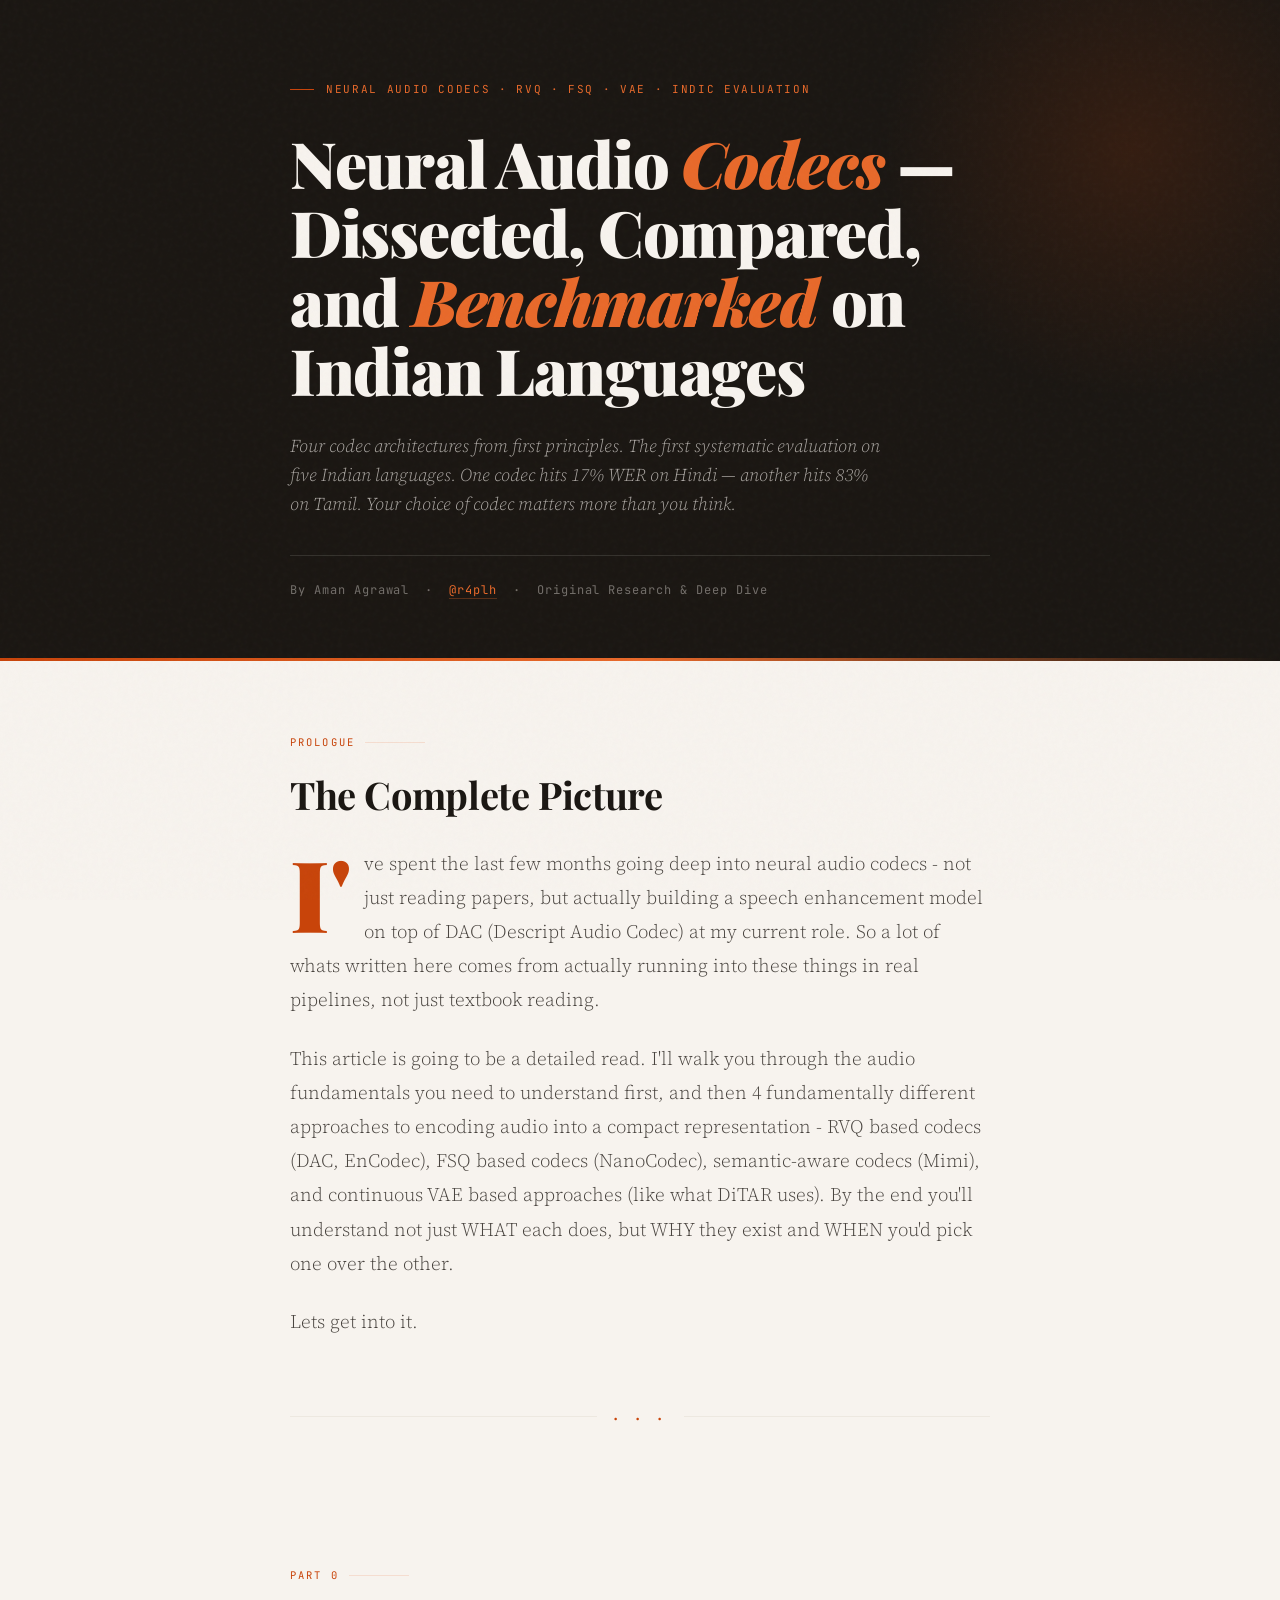
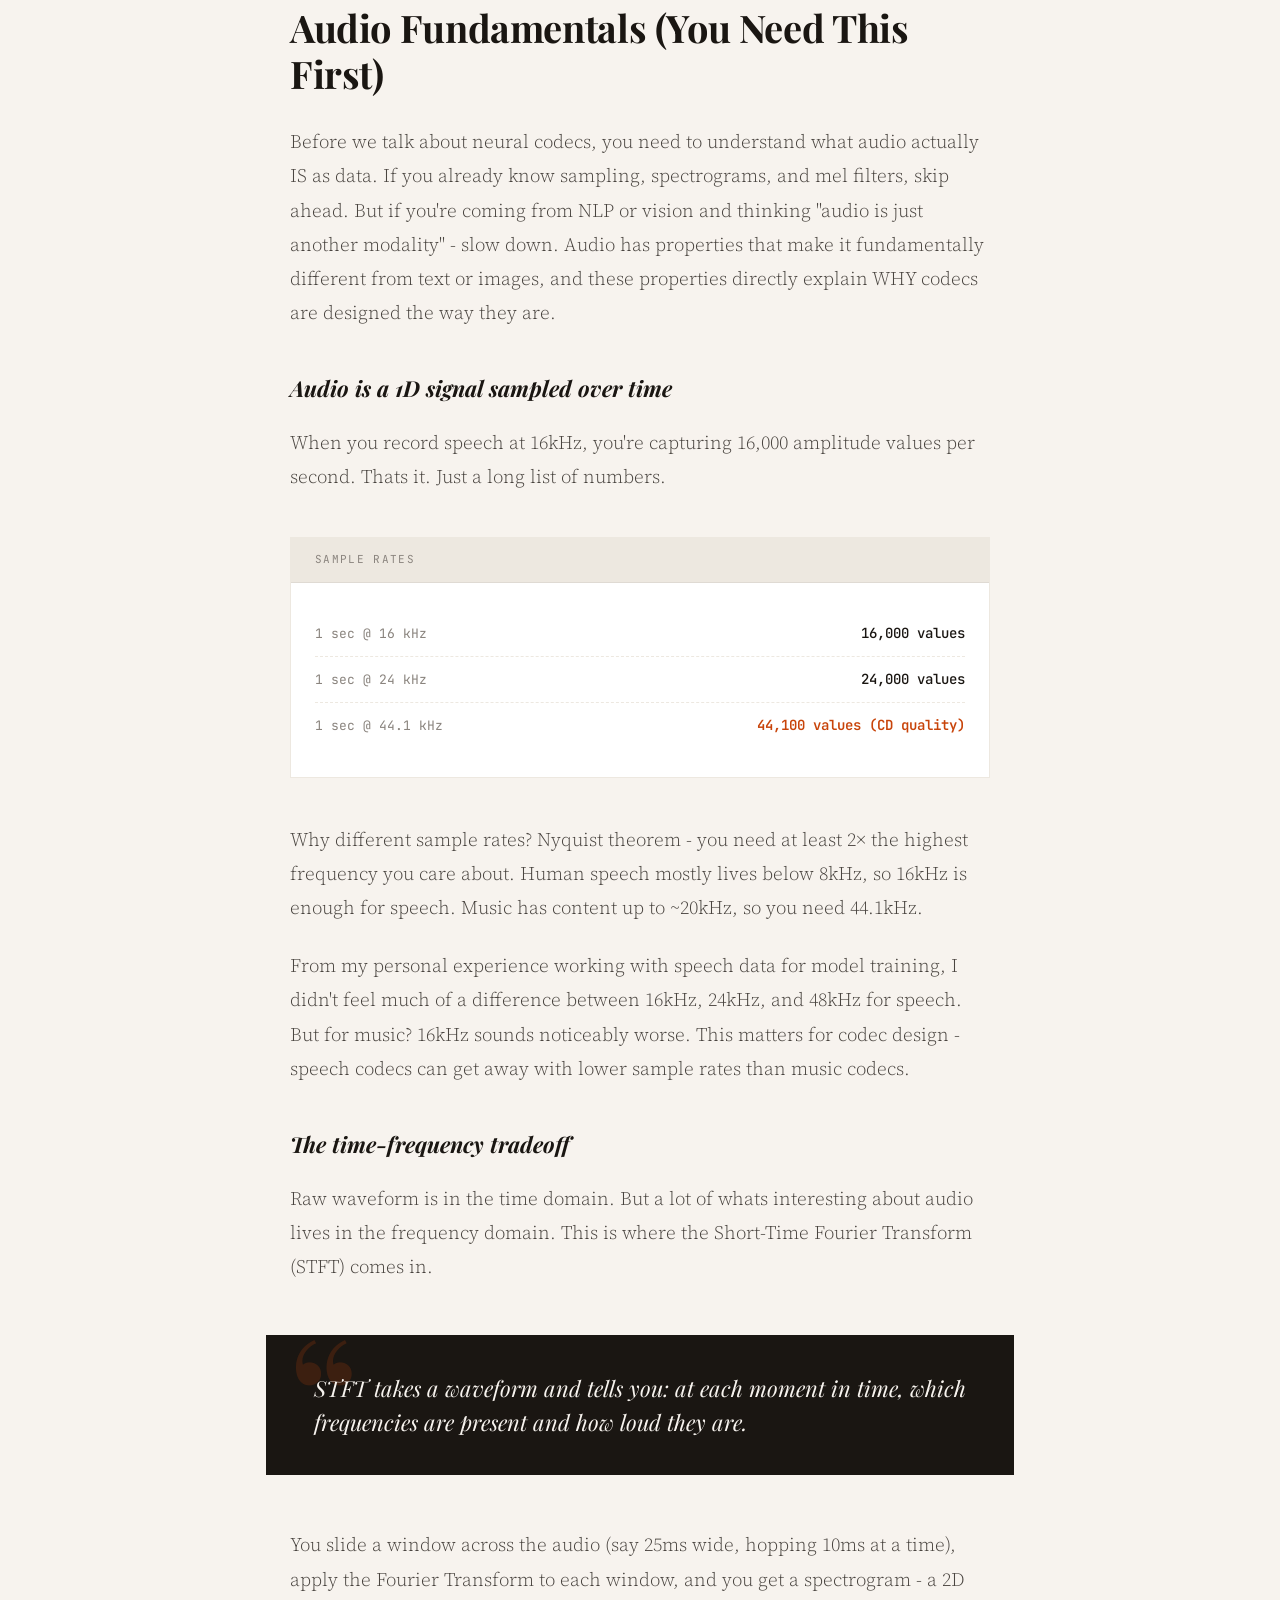
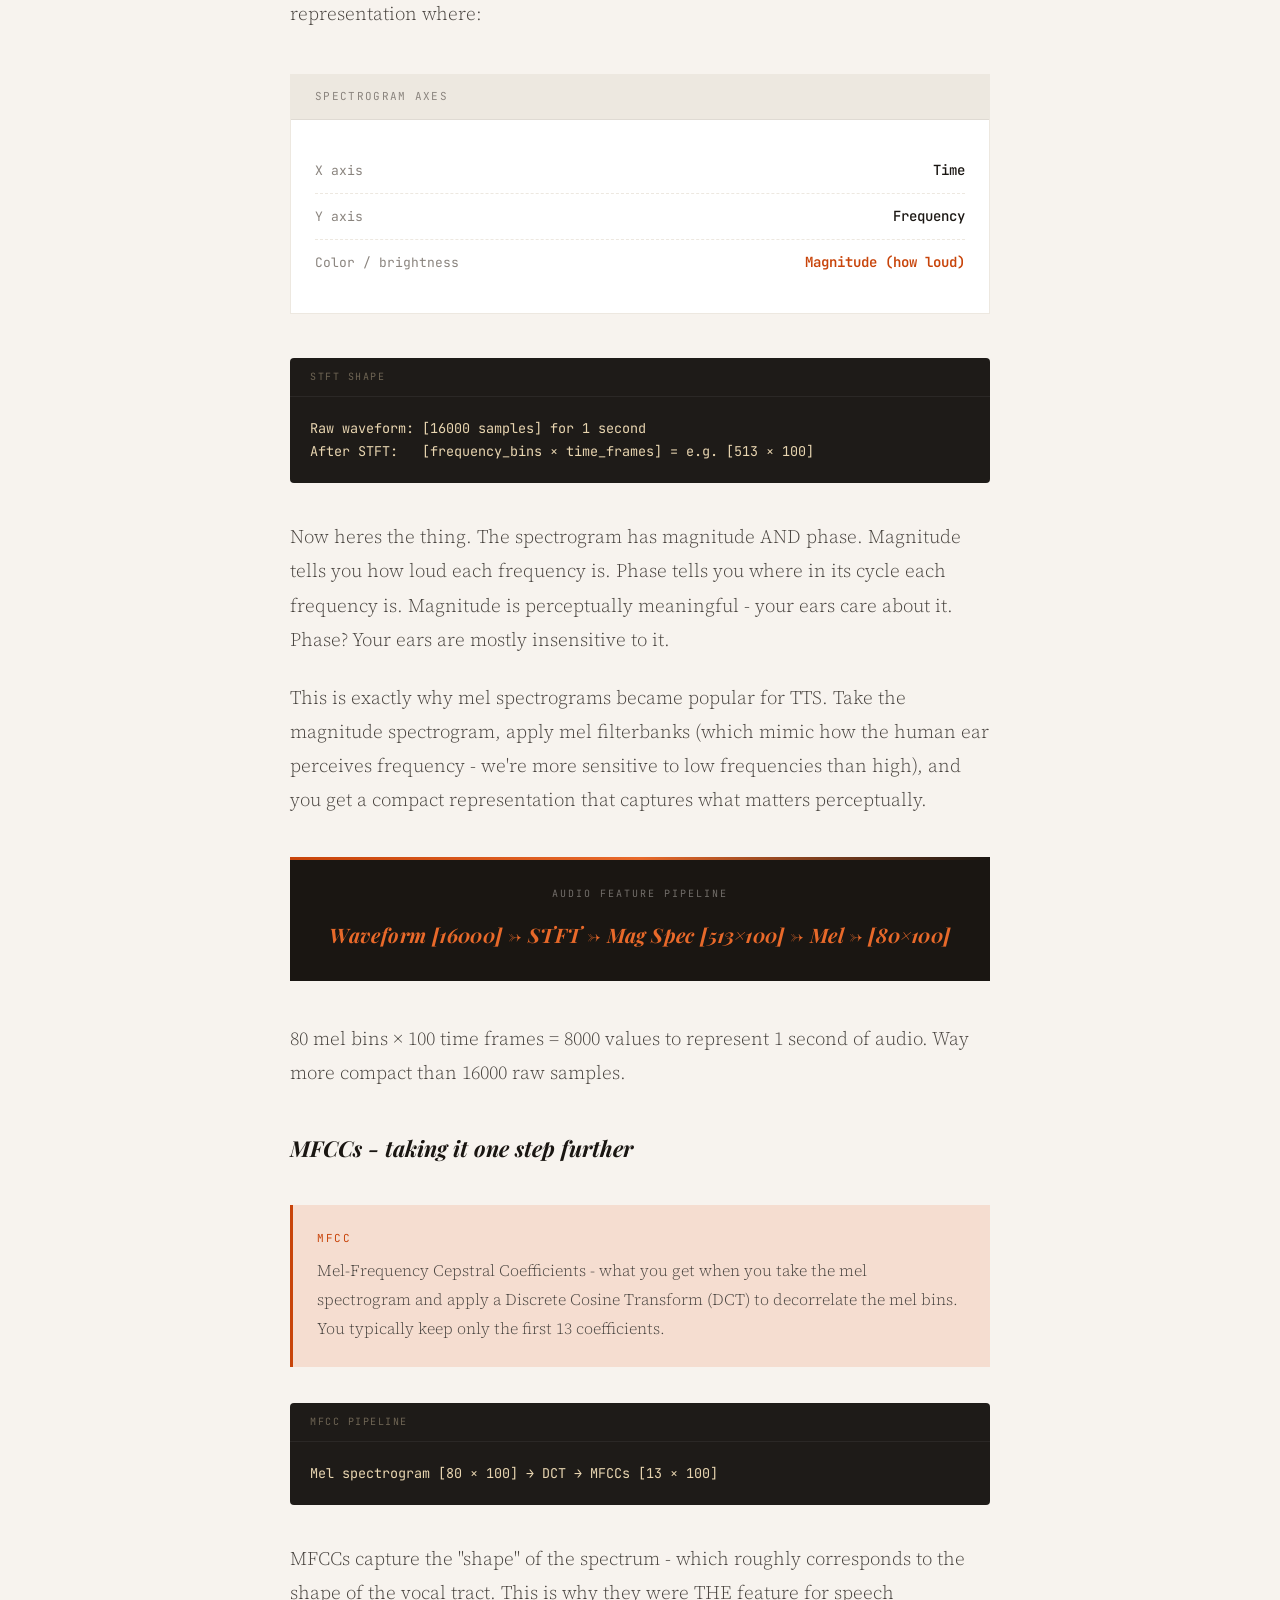
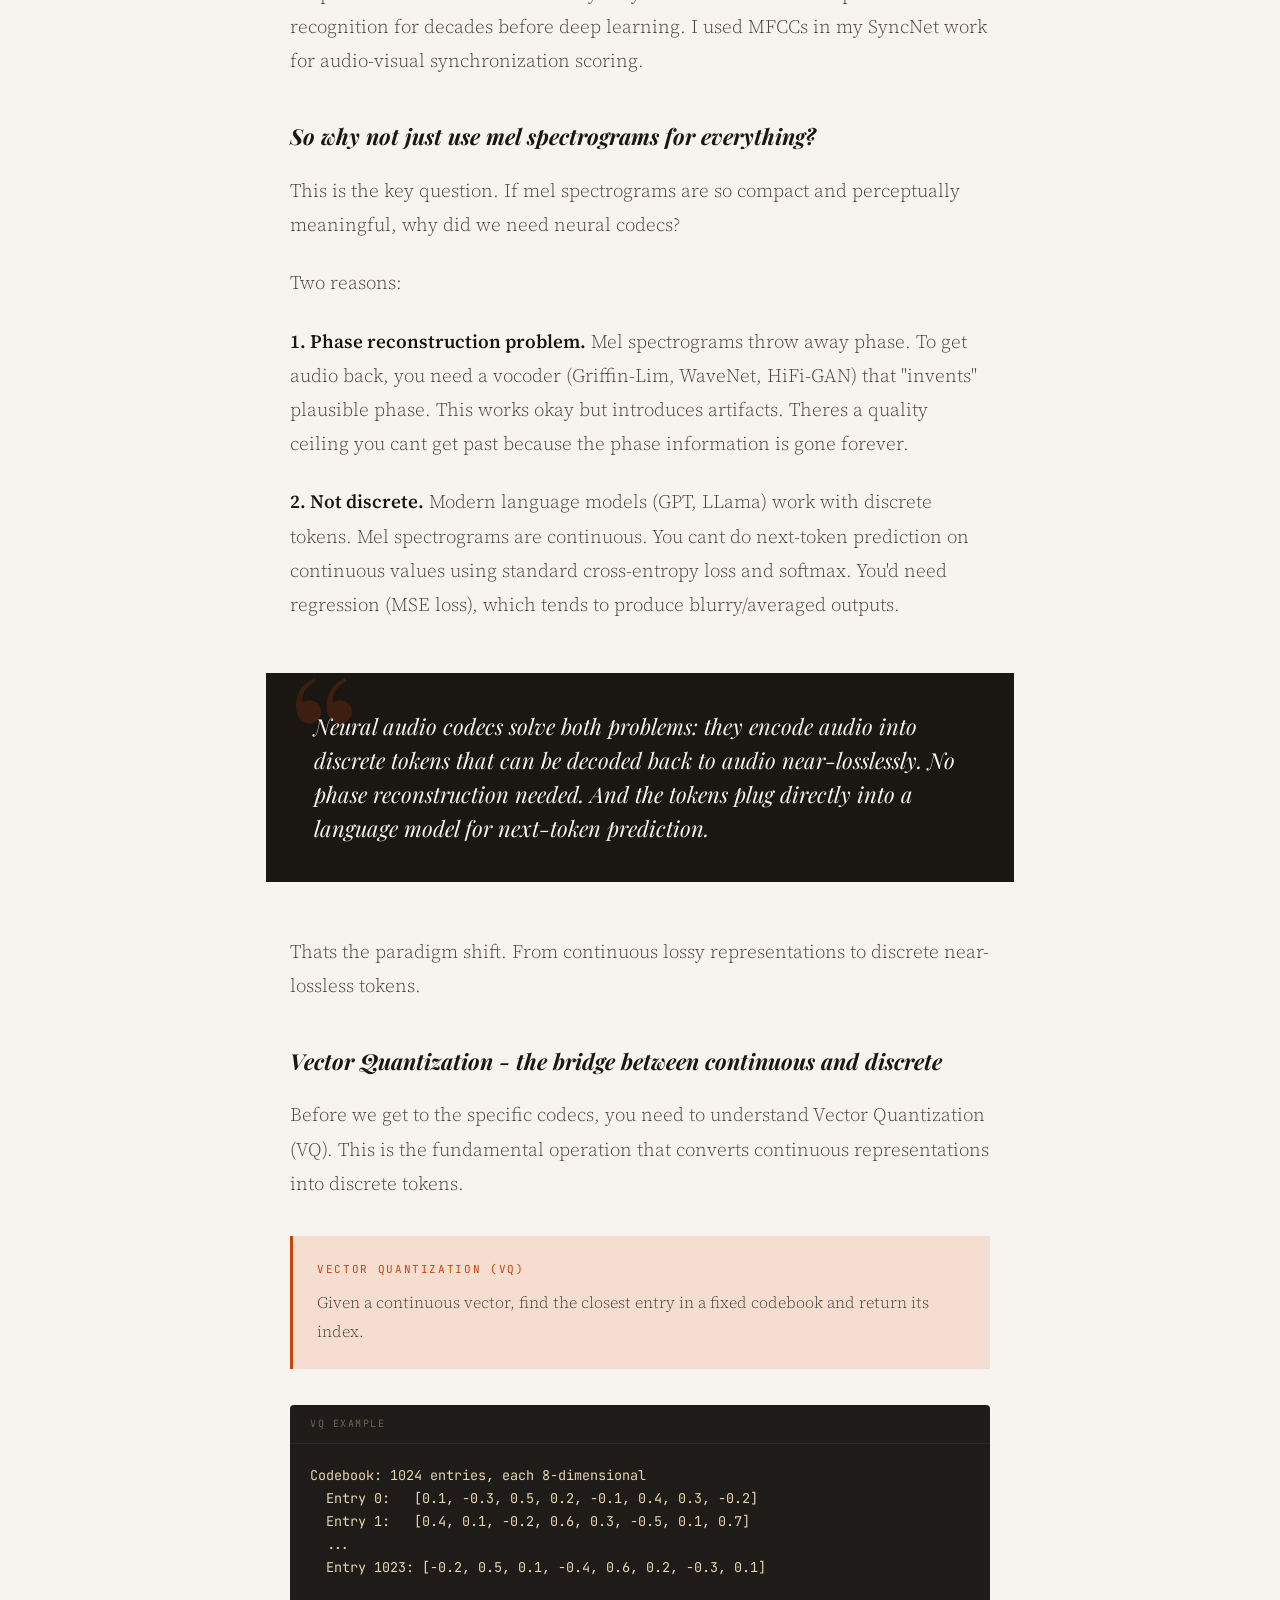
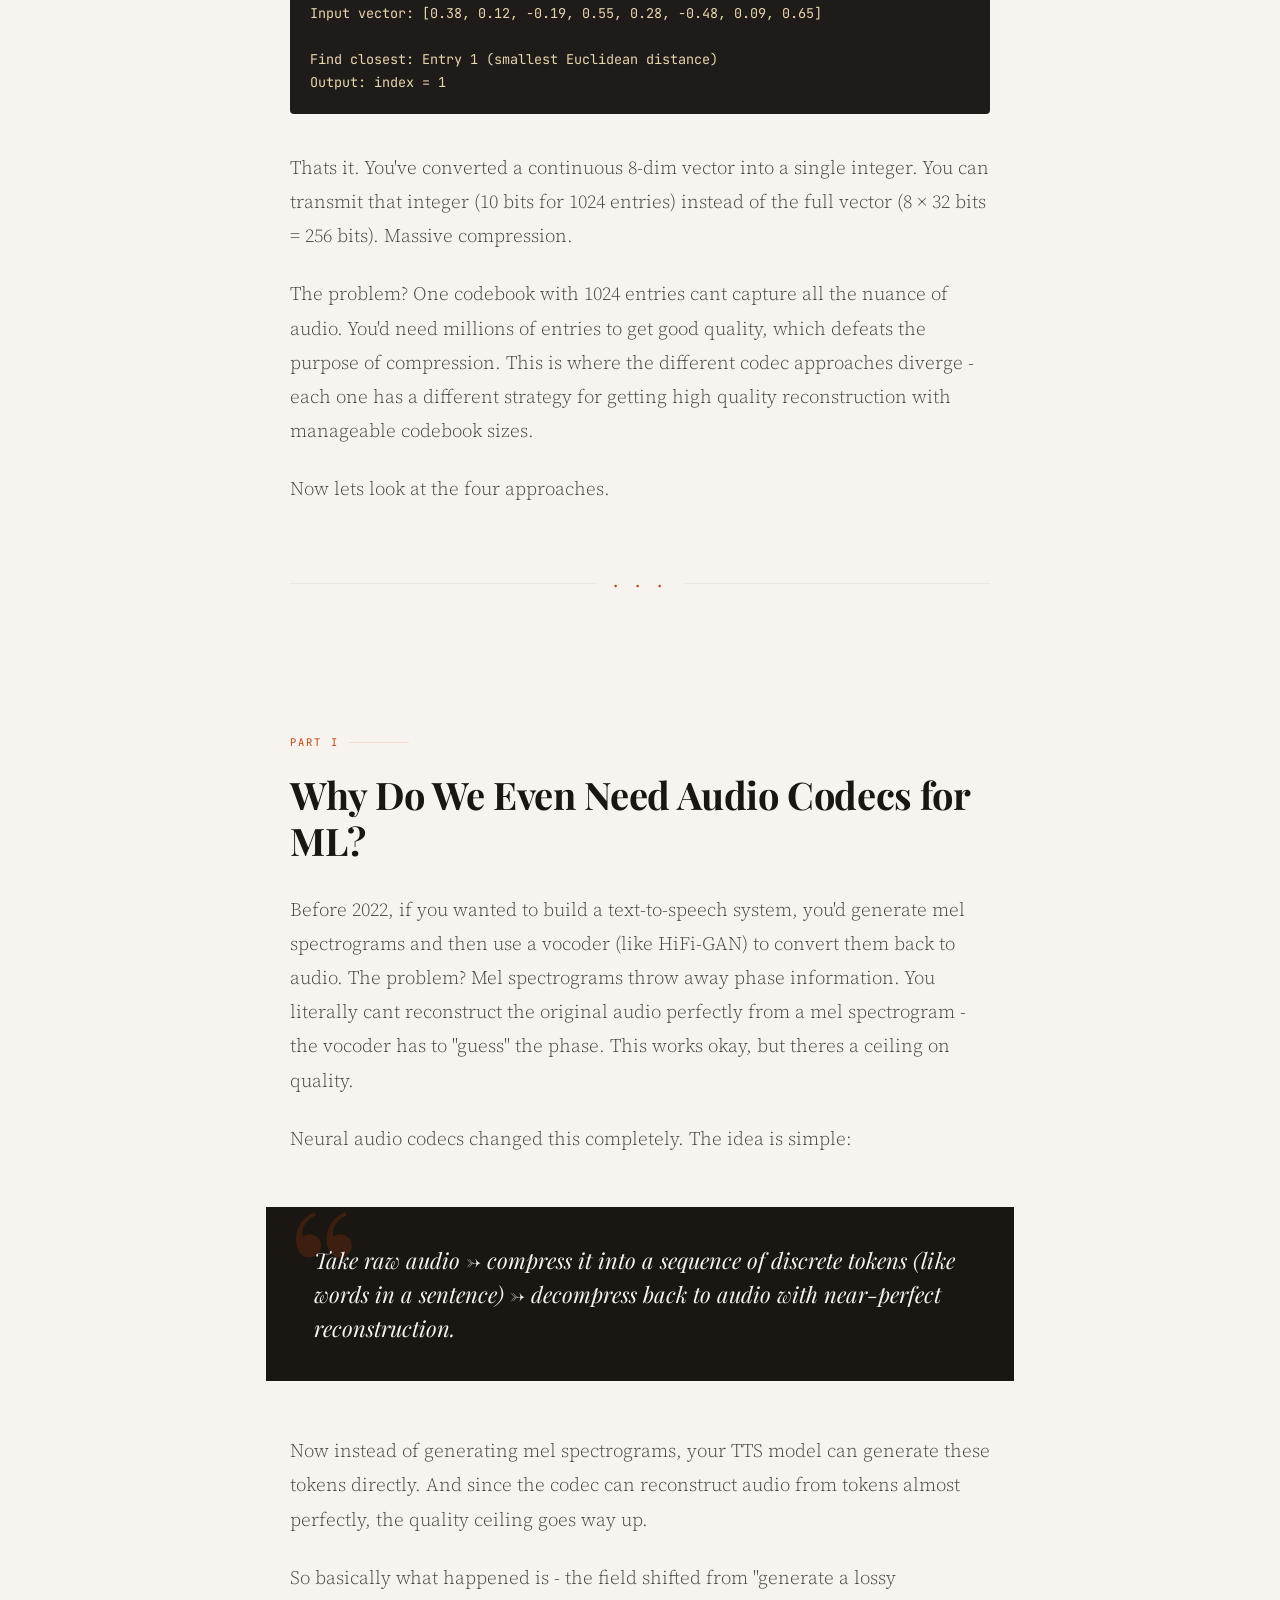
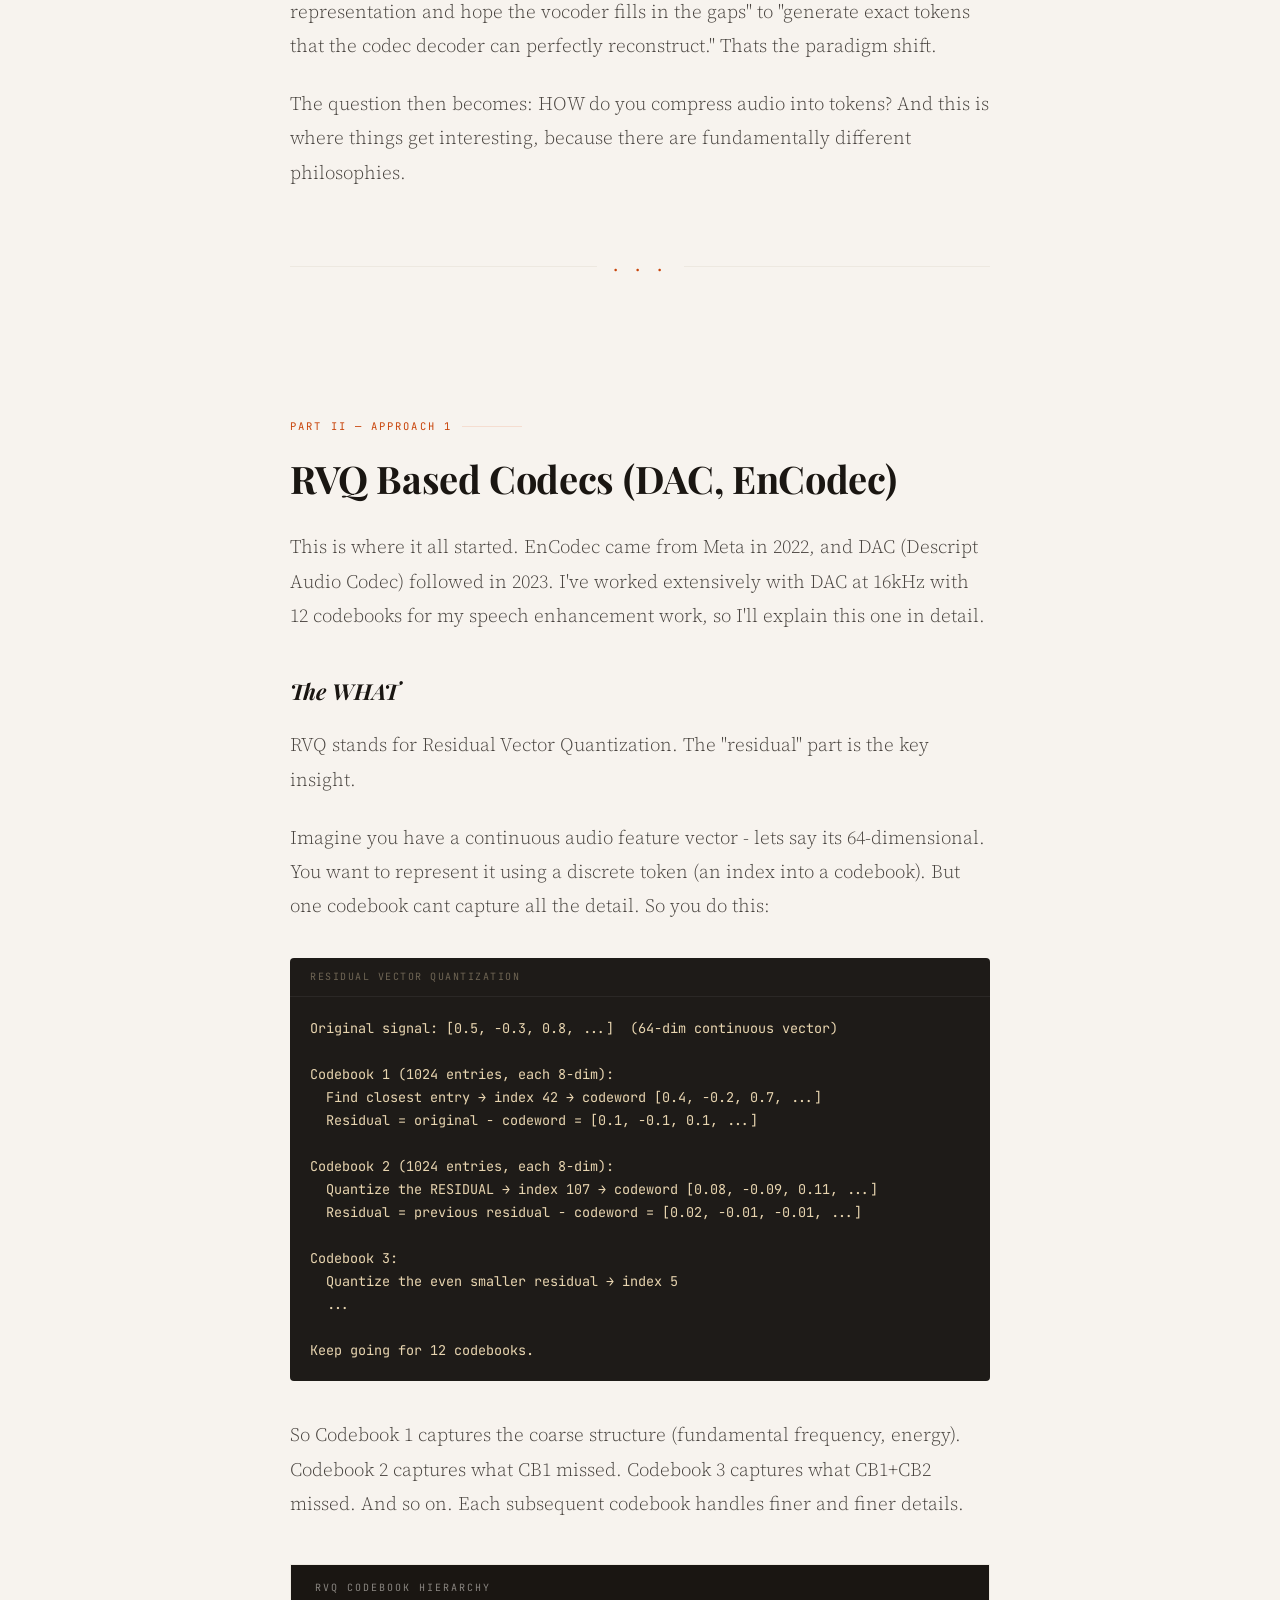
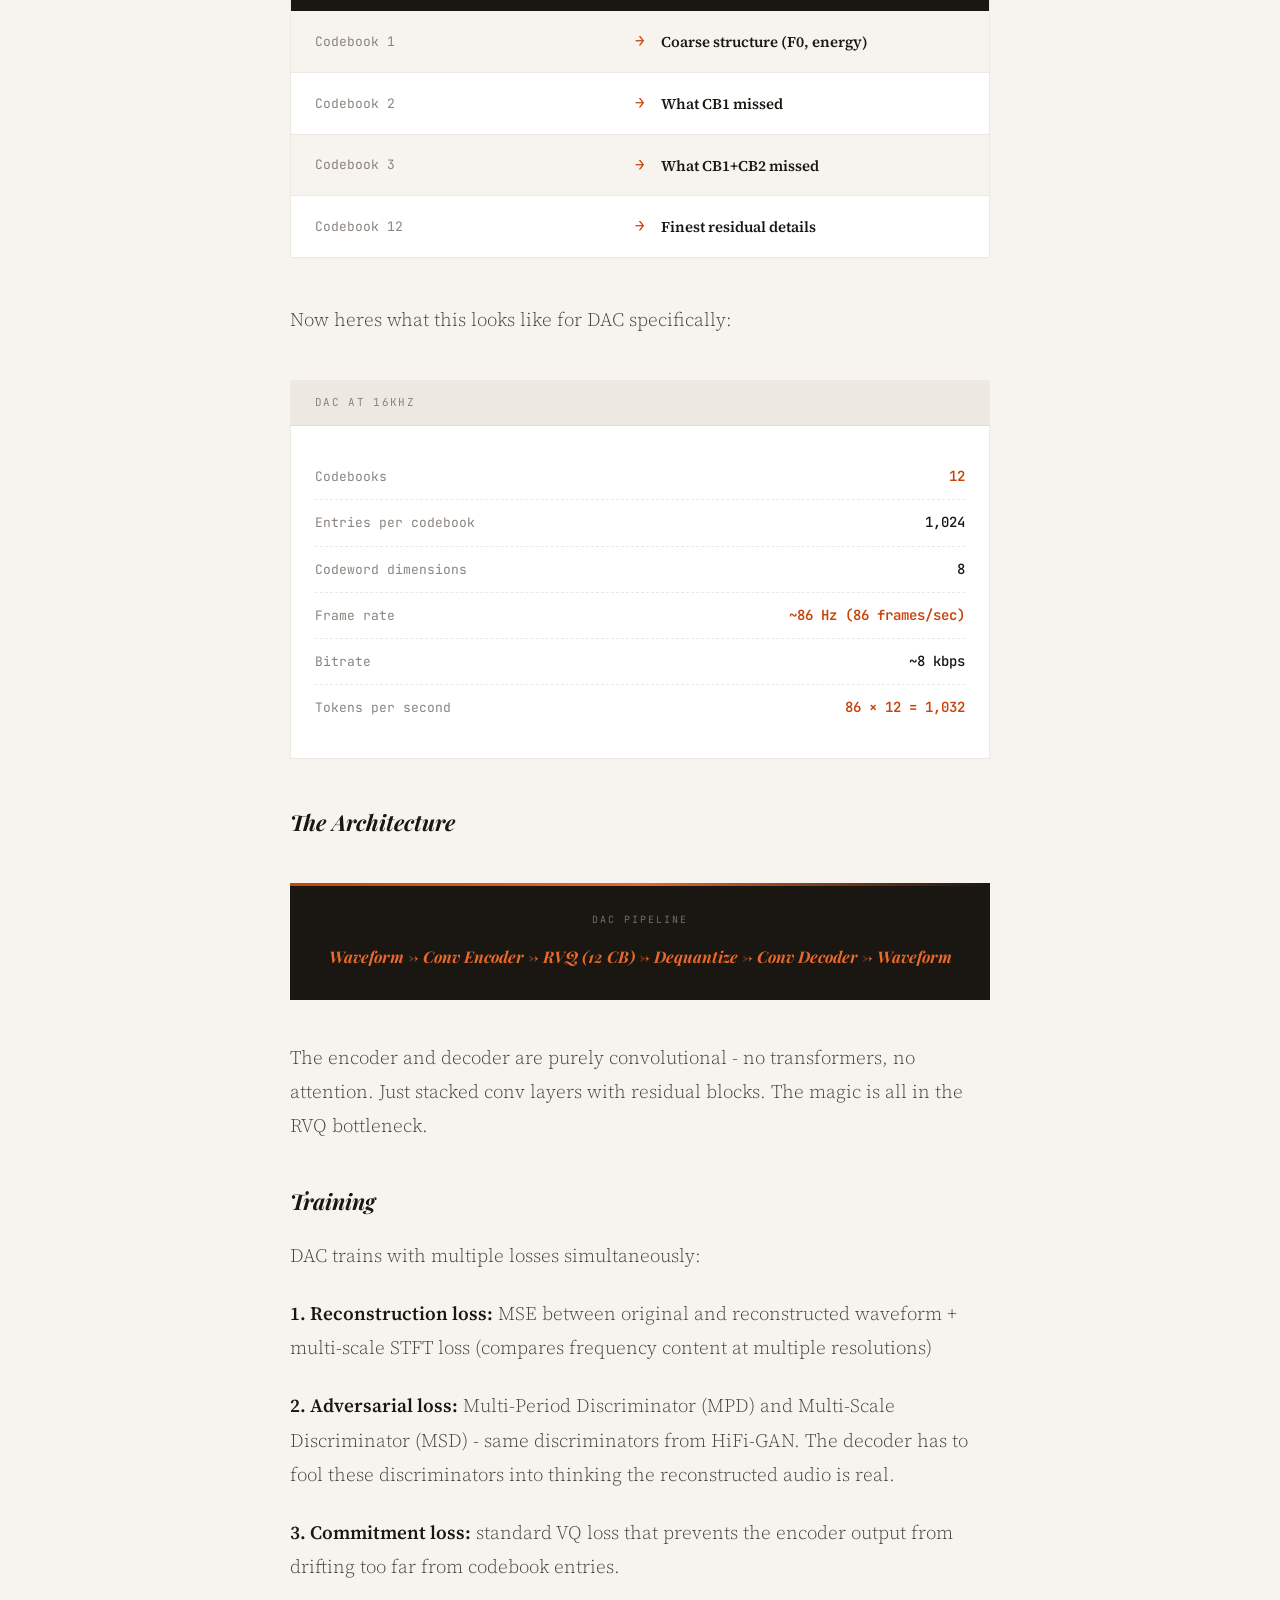
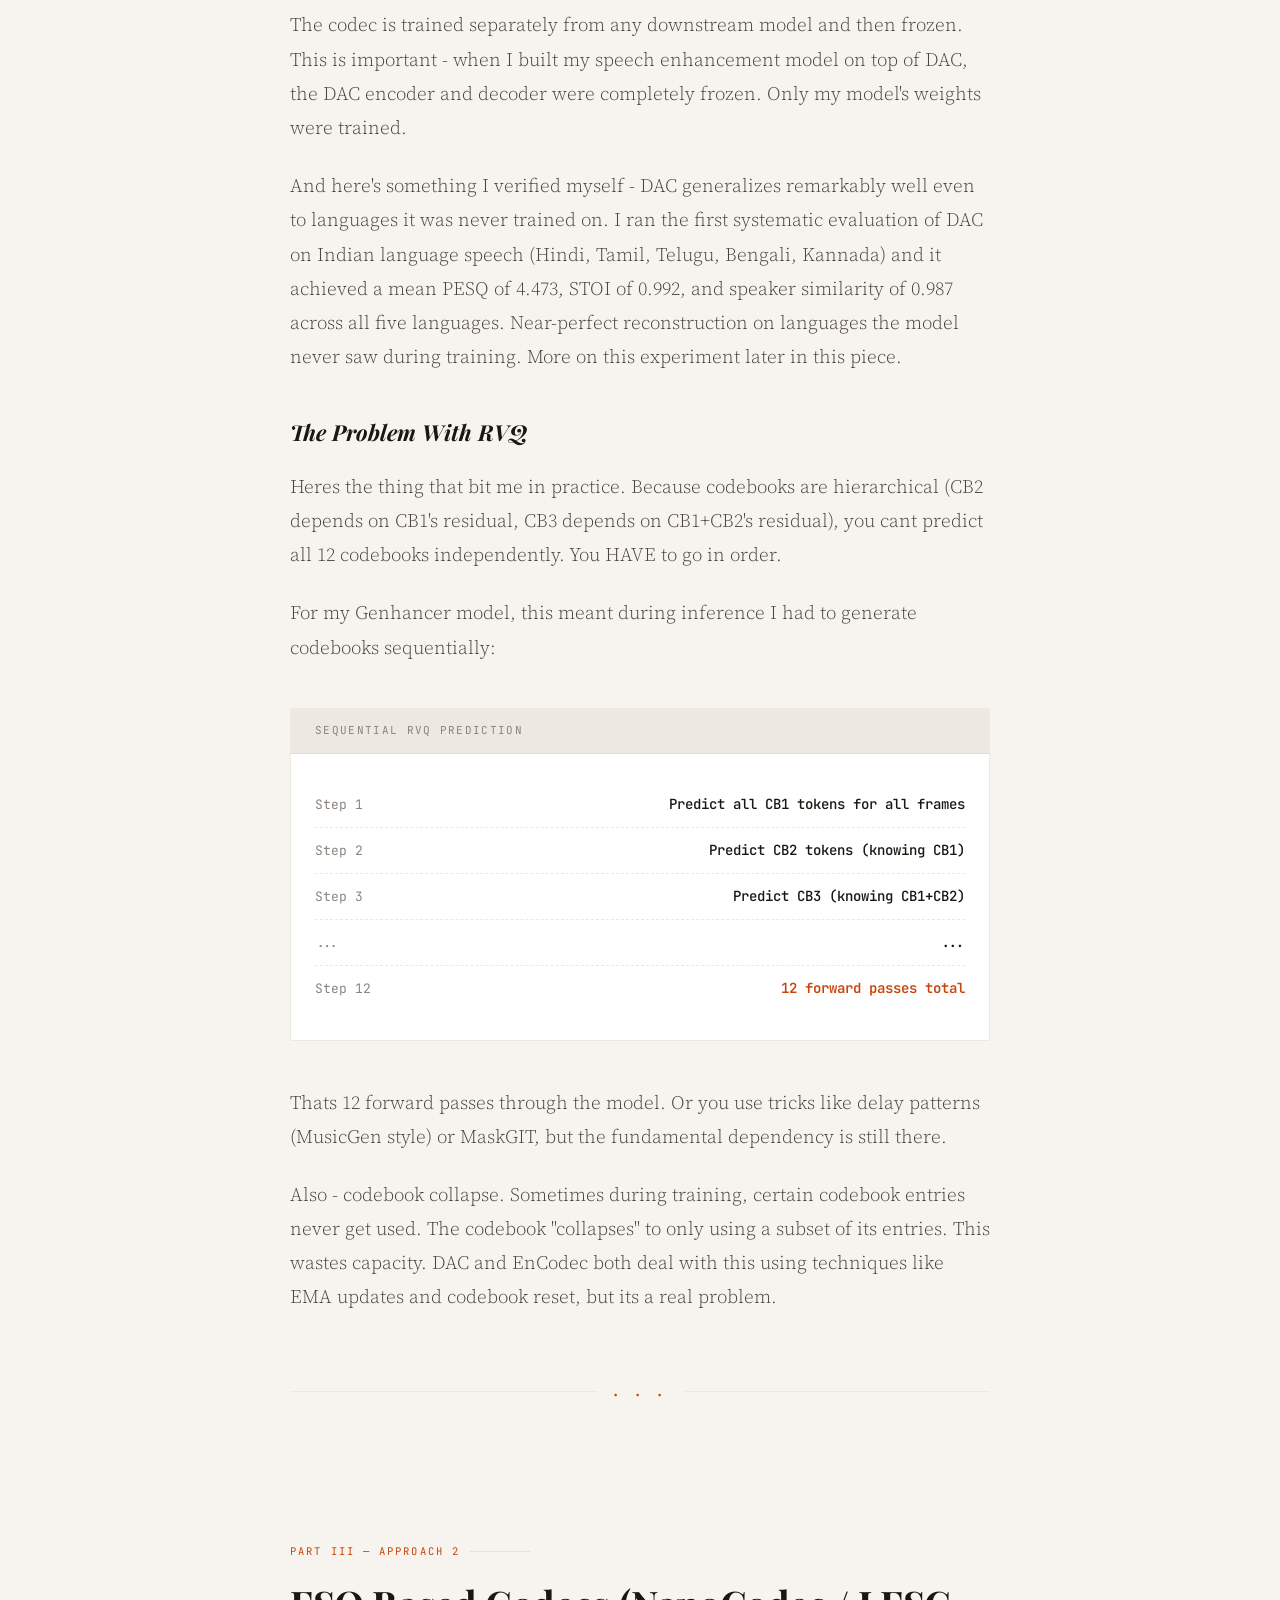
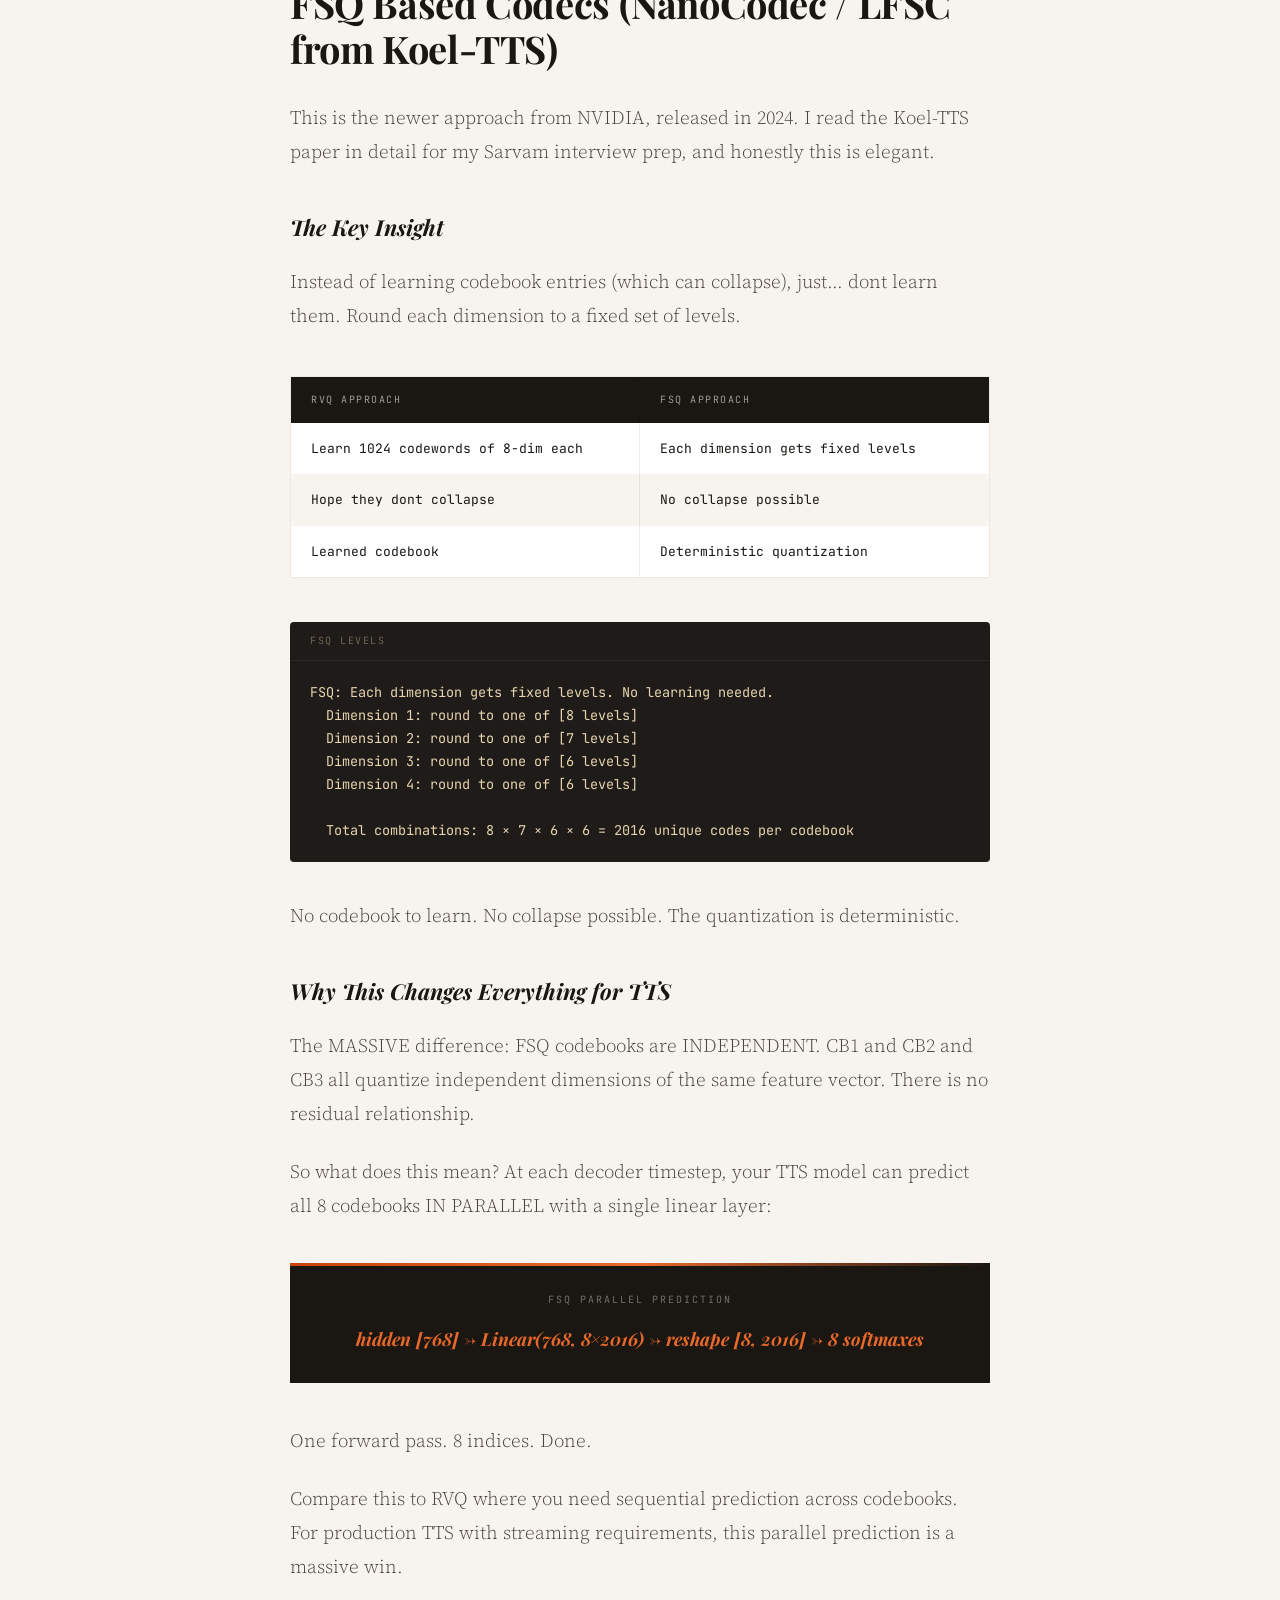
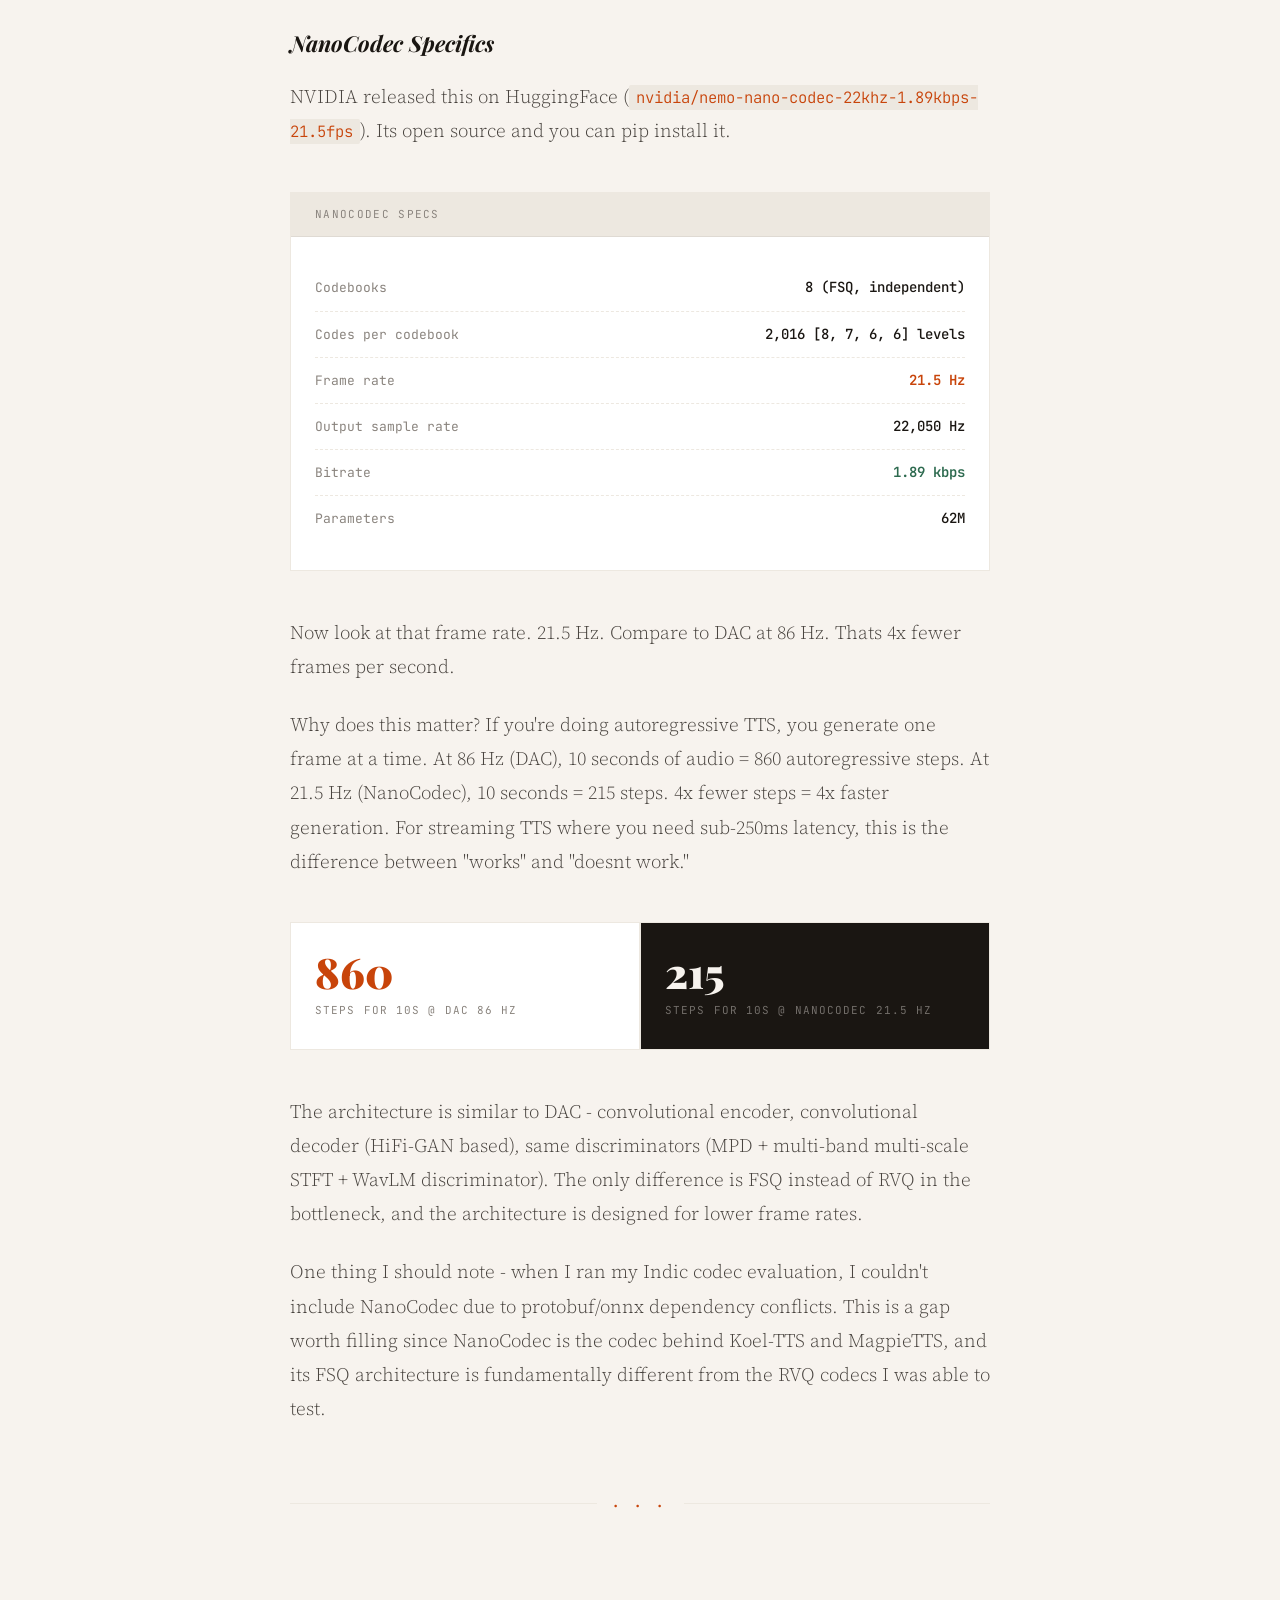
<file: blog/codecs.html>
<!DOCTYPE html>
<html lang="en">
<head>
<!-- Google Analytics -->
<script async src="https://www.googletagmanager.com/gtag/js?id=G-BB0R0PGQ15"></script>
<script>window.dataLayer=window.dataLayer||[];function gtag(){dataLayer.push(arguments);}gtag('js',new Date());gtag('config','G-BB0R0PGQ15');</script>

<meta charset="UTF-8">
<meta name="viewport" content="width=device-width, initial-scale=1.0">
<title>Neural Audio Codecs — Dissected, Compared, and Benchmarked on Indian Languages</title>
<link href="https://fonts.googleapis.com/css2?family=Playfair+Display:ital,wght@0,400;0,700;0,900;1,400;1,700&family=Source+Serif+4:ital,opsz,wght@0,8..60,300;0,8..60,400;0,8..60,600;1,8..60,300;1,8..60,400&family=JetBrains+Mono:wght@400;500&display=swap" rel="stylesheet">
<style>
  :root {
    --ink: #1a1612;
    --ink-light: #4a4540;
    --ink-faint: #8a847e;
    --paper: #f7f3ee;
    --paper-dark: #ede8e0;
    --accent: #c8440a;
    --accent-light: #e8692a;
    --accent-faint: #f5ddd0;
    --green: #2d6a4f;
    --code-bg: #1e1b18;
    --code-text: #e8d5b0;
  }

  * { margin: 0; padding: 0; box-sizing: border-box; }

  html { scroll-behavior: smooth; }

  body {
    background: var(--paper);
    color: var(--ink);
    font-family: 'Source Serif 4', Georgia, serif;
    font-size: 19px;
    line-height: 1.8;
    overflow-x: hidden;
  }

  body::before {
    content: '';
    position: fixed;
    inset: 0;
    background-image: url("data:image/svg+xml,%3Csvg viewBox='0 0 200 200' xmlns='http://www.w3.org/2000/svg'%3E%3Cfilter id='n'%3E%3CfeTurbulence type='fractalNoise' baseFrequency='0.9' numOctaves='4' stitchTiles='stitch'/%3E%3C/filter%3E%3Crect width='100%25' height='100%25' filter='url(%23n)' opacity='0.04'/%3E%3C/svg%3E");
    pointer-events: none;
    z-index: 1000;
    opacity: 0.6;
  }

  .masthead {
    background: var(--ink);
    color: var(--paper);
    padding: 80px 0 60px;
    position: relative;
    overflow: hidden;
  }

  .masthead::before {
    content: '';
    position: absolute;
    top: -100px; right: -100px;
    width: 500px; height: 500px;
    background: radial-gradient(circle, rgba(200,68,10,0.15) 0%, transparent 70%);
    pointer-events: none;
  }

  .masthead::after {
    content: '';
    position: absolute;
    bottom: 0; left: 0; right: 0;
    height: 3px;
    background: linear-gradient(90deg, var(--accent) 0%, var(--accent-light) 50%, transparent 100%);
  }

  .masthead-inner {
    max-width: 780px;
    margin: 0 auto;
    padding: 0 40px;
  }

  .tag {
    font-family: 'JetBrains Mono', monospace;
    font-size: 11px;
    letter-spacing: 0.15em;
    text-transform: uppercase;
    color: var(--accent-light);
    margin-bottom: 28px;
    display: flex;
    align-items: center;
    gap: 12px;
  }

  .tag::before {
    content: '';
    display: inline-block;
    width: 24px; height: 1px;
    background: var(--accent);
  }

  h1 {
    font-family: 'Playfair Display', Georgia, serif;
    font-size: clamp(36px, 6vw, 64px);
    font-weight: 900;
    line-height: 1.08;
    letter-spacing: -0.02em;
    margin-bottom: 28px;
    color: var(--paper);
  }

  h1 em {
    color: var(--accent-light);
    font-style: italic;
  }

  .subtitle {
    font-size: 18px;
    font-weight: 300;
    color: rgba(247,243,238,0.65);
    line-height: 1.6;
    max-width: 600px;
    font-style: italic;
  }

  .byline {
    margin-top: 36px;
    padding-top: 24px;
    border-top: 1px solid rgba(247,243,238,0.12);
    font-family: 'JetBrains Mono', monospace;
    font-size: 12px;
    color: rgba(247,243,238,0.4);
    letter-spacing: 0.08em;
  }

  .byline a {
    color: var(--accent-light);
    text-decoration: none;
    border-bottom: 1px solid rgba(232,105,42,0.3);
    transition: border-color 0.2s;
  }

  .byline a:hover {
    border-bottom-color: var(--accent-light);
  }

  article {
    max-width: 780px;
    margin: 0 auto;
    padding: 0 40px;
  }

  .section {
    padding: 72px 0 0;
    opacity: 0;
    transform: translateY(28px);
    transition: opacity 0.7s ease, transform 0.7s ease;
  }

  .section.visible {
    opacity: 1;
    transform: translateY(0);
  }

  .section-label {
    font-family: 'JetBrains Mono', monospace;
    font-size: 10.5px;
    letter-spacing: 0.2em;
    text-transform: uppercase;
    color: var(--accent);
    margin-bottom: 20px;
    display: flex;
    align-items: center;
    gap: 10px;
  }

  .section-label::after {
    content: '';
    flex: 1;
    height: 1px;
    background: var(--accent-faint);
    max-width: 60px;
  }

  h2 {
    font-family: 'Playfair Display', Georgia, serif;
    font-size: clamp(28px, 4vw, 38px);
    font-weight: 700;
    line-height: 1.2;
    letter-spacing: -0.01em;
    margin-bottom: 28px;
    color: var(--ink);
  }

  h3 {
    font-family: 'Playfair Display', Georgia, serif;
    font-size: 22px;
    font-weight: 700;
    font-style: italic;
    color: var(--ink);
    margin: 40px 0 16px;
  }

  p {
    margin-bottom: 24px;
    color: var(--ink-light);
    font-weight: 300;
  }

  p strong {
    color: var(--ink);
    font-weight: 600;
  }

  .dropcap::first-letter {
    font-family: 'Playfair Display', Georgia, serif;
    font-size: 5.2em;
    font-weight: 900;
    float: left;
    line-height: 0.78;
    margin: 8px 12px 0 0;
    color: var(--accent);
  }

  .pullquote {
    margin: 52px -24px;
    padding: 36px 48px;
    background: var(--ink);
    color: var(--paper);
    position: relative;
    overflow: hidden;
  }

  .pullquote::before {
    content: '\201C';
    font-family: 'Playfair Display', serif;
    font-size: 180px;
    color: rgba(200,68,10,0.2);
    position: absolute;
    top: -30px; left: 20px;
    line-height: 1;
    pointer-events: none;
  }

  .pullquote p {
    font-family: 'Playfair Display', Georgia, serif;
    font-size: 22px;
    font-style: italic;
    font-weight: 400;
    line-height: 1.55;
    color: var(--paper);
    position: relative;
    z-index: 1;
    margin: 0;
  }

  .data-box {
    margin: 44px 0;
    border: 1px solid var(--paper-dark);
    background: white;
    overflow: hidden;
  }

  .data-box-header {
    background: var(--paper-dark);
    padding: 12px 24px;
    font-family: 'JetBrains Mono', monospace;
    font-size: 11px;
    letter-spacing: 0.12em;
    text-transform: uppercase;
    color: var(--ink-faint);
    border-bottom: 1px solid rgba(0,0,0,0.06);
  }

  .data-box-body {
    padding: 28px 24px;
  }

  .calc-row {
    display: flex;
    justify-content: space-between;
    align-items: baseline;
    padding: 10px 0;
    border-bottom: 1px dashed var(--paper-dark);
    font-size: 15px;
  }

  .calc-row:last-child { border-bottom: none; }

  .calc-label {
    color: var(--ink-faint);
    font-family: 'JetBrains Mono', monospace;
    font-size: 13px;
    flex-shrink: 0;
    margin-right: 16px;
  }

  .calc-value {
    font-family: 'JetBrains Mono', monospace;
    font-weight: 500;
    color: var(--ink);
    font-size: 14px;
    text-align: right;
  }

  .calc-value.accent { color: var(--accent); font-weight: 600; }
  .calc-value.green { color: var(--green); font-weight: 600; }

  .formula-box {
    margin: 40px 0;
    padding: 28px 32px;
    background: var(--ink);
    color: var(--paper);
    text-align: center;
    position: relative;
  }

  .formula-box::before {
    content: '';
    position: absolute;
    top: 0; left: 0; right: 0;
    height: 3px;
    background: linear-gradient(90deg, var(--accent), var(--accent-light), transparent);
  }

  .formula-label {
    font-family: 'JetBrains Mono', monospace;
    font-size: 10px;
    letter-spacing: 0.2em;
    text-transform: uppercase;
    color: rgba(247,243,238,0.4);
    margin-bottom: 14px;
  }

  .formula {
    font-family: 'Playfair Display', Georgia, serif;
    font-size: clamp(22px, 4vw, 32px);
    font-weight: 700;
    font-style: italic;
    color: var(--accent-light);
    letter-spacing: 0.02em;
  }

  .formula sub {
    font-size: 0.65em;
    vertical-align: baseline;
    position: relative;
    top: 0.3em;
  }

  .comparison {
    margin: 44px 0;
    overflow: hidden;
    border: 1px solid var(--paper-dark);
  }

  .comparison-row {
    display: grid;
    grid-template-columns: 1fr 1fr 1fr;
  }

  .comparison-row.two-col {
    grid-template-columns: 1fr 1fr;
  }

  .comparison-row.four-col {
    grid-template-columns: 1fr 1fr 1fr 1fr;
  }

  .comparison-row.header {
    background: var(--ink);
    color: var(--paper);
  }

  .comparison-row:not(.header):nth-child(even) { background: white; }
  .comparison-row:not(.header):nth-child(odd) { background: var(--paper); }

  .comparison-cell {
    padding: 14px 20px;
    font-family: 'JetBrains Mono', monospace;
    font-size: 13px;
    border-right: 1px solid rgba(0,0,0,0.07);
  }

  .comparison-cell:last-child { border-right: none; }
  .comparison-row.header .comparison-cell {
    font-size: 10px;
    letter-spacing: 0.15em;
    text-transform: uppercase;
    color: rgba(247,243,238,0.6);
  }

  .highlight-row .comparison-cell {
    background: var(--accent-faint);
    color: var(--accent);
    font-weight: 600;
  }

  code {
    font-family: 'JetBrains Mono', monospace;
    font-size: 0.82em;
    background: var(--paper-dark);
    padding: 2px 7px;
    color: var(--accent);
    border-radius: 2px;
  }

  .code-block {
    margin: 36px 0;
    background: var(--code-bg);
    border-radius: 4px;
    overflow: hidden;
  }

  .code-block-header {
    padding: 10px 20px;
    font-family: 'JetBrains Mono', monospace;
    font-size: 10px;
    letter-spacing: 0.15em;
    text-transform: uppercase;
    color: rgba(232,213,176,0.4);
    border-bottom: 1px solid rgba(255,255,255,0.06);
  }

  .code-block pre {
    padding: 20px;
    font-family: 'JetBrains Mono', monospace;
    font-size: 13.5px;
    line-height: 1.7;
    color: var(--code-text);
    overflow-x: auto;
  }

  .code-block code {
    background: none;
    padding: 0;
    color: inherit;
    font-size: inherit;
    border-radius: 0;
  }

  .definition {
    margin: 36px 0;
    padding: 24px 28px 24px 24px;
    border-left: 3px solid var(--accent);
    background: var(--accent-faint);
  }

  .definition-term {
    font-family: 'JetBrains Mono', monospace;
    font-size: 11px;
    letter-spacing: 0.15em;
    text-transform: uppercase;
    color: var(--accent);
    margin-bottom: 8px;
  }

  .definition p {
    margin: 0;
    font-size: 16px;
    color: var(--ink-light);
  }

  .divider {
    margin: 60px 0;
    display: flex;
    align-items: center;
    gap: 16px;
  }

  .divider::before, .divider::after {
    content: '';
    flex: 1;
    height: 1px;
    background: var(--paper-dark);
  }

  .divider-mark {
    font-family: 'Playfair Display', serif;
    font-size: 20px;
    color: var(--accent);
    letter-spacing: 0.3em;
  }

  .figure {
    margin: 44px 0;
    border: 1px solid var(--paper-dark);
    background: white;
    overflow: hidden;
  }

  .figure img {
    width: 100%;
    display: block;
  }

  .figure-placeholder {
    background: var(--ink);
    min-height: 260px;
    display: flex;
    align-items: center;
    justify-content: center;
    padding: 40px;
    position: relative;
  }

  .figure-placeholder::before {
    content: '';
    position: absolute;
    inset: 0;
    background: repeating-linear-gradient(
      45deg,
      transparent,
      transparent 20px,
      rgba(200,68,10,0.04) 20px,
      rgba(200,68,10,0.04) 40px
    );
    pointer-events: none;
  }

  .figure-placeholder-text {
    font-family: 'JetBrains Mono', monospace;
    font-size: 12px;
    color: rgba(247,243,238,0.35);
    text-align: center;
    letter-spacing: 0.05em;
    position: relative;
    z-index: 1;
  }

  .figure-placeholder-text .icon {
    display: block;
    font-size: 28px;
    margin-bottom: 12px;
    opacity: 0.4;
  }

  .figure-caption {
    padding: 14px 20px;
    font-family: 'JetBrains Mono', monospace;
    font-size: 11.5px;
    line-height: 1.6;
    color: var(--ink-faint);
    border-top: 1px solid var(--paper-dark);
  }

  .figure-caption strong {
    color: var(--ink);
    font-weight: 500;
  }

  .analogy-map {
    margin: 44px 0;
    border: 1px solid var(--paper-dark);
    overflow: hidden;
  }

  .analogy-map-header {
    background: var(--ink);
    padding: 14px 24px;
    font-family: 'JetBrains Mono', monospace;
    font-size: 10px;
    letter-spacing: 0.2em;
    text-transform: uppercase;
    color: rgba(247,243,238,0.5);
  }

  .analogy-row {
    display: grid;
    grid-template-columns: 1fr auto 1fr;
    align-items: center;
    padding: 16px 24px;
    border-bottom: 1px solid var(--paper-dark);
    background: white;
    font-size: 15px;
  }

  .analogy-row:nth-child(even) { background: var(--paper); }
  .analogy-row:last-child { border-bottom: none; }

  .analogy-arrow {
    font-family: 'JetBrains Mono', monospace;
    color: var(--accent);
    font-size: 16px;
    padding: 0 16px;
  }

  .analogy-left {
    color: var(--ink-faint);
    font-family: 'JetBrains Mono', monospace;
    font-size: 13px;
  }

  .analogy-right {
    color: var(--ink);
    font-weight: 600;
    font-size: 15px;
  }

  .big-numbers {
    margin: 44px 0;
    display: grid;
    grid-template-columns: 1fr 1fr;
    gap: 2px;
    background: var(--paper-dark);
    border: 1px solid var(--paper-dark);
  }

  .big-num-cell {
    background: white;
    padding: 28px 24px;
  }

  .big-num-cell.dark {
    background: var(--ink);
  }

  .big-num {
    font-family: 'Playfair Display', serif;
    font-size: 42px;
    font-weight: 900;
    line-height: 1;
    margin-bottom: 8px;
  }

  .big-num.accent { color: var(--accent); }
  .big-num.green { color: var(--green); }
  .big-num.paper { color: var(--paper); }

  .big-num-label {
    font-family: 'JetBrains Mono', monospace;
    font-size: 11px;
    letter-spacing: 0.1em;
    color: var(--ink-faint);
    text-transform: uppercase;
  }

  .big-num-cell.dark .big-num-label { color: rgba(247,243,238,0.4); }

  .contact-links {
    margin: 36px 0;
    display: flex;
    flex-wrap: wrap;
    gap: 16px;
  }

  .contact-link {
    font-family: 'JetBrains Mono', monospace;
    font-size: 13px;
    color: var(--accent);
    text-decoration: none;
    padding: 8px 16px;
    border: 1px solid var(--accent-faint);
    background: white;
    transition: all 0.2s;
    letter-spacing: 0.03em;
  }

  .contact-link:hover {
    background: var(--accent);
    color: var(--paper);
    border-color: var(--accent);
  }

  footer {
    margin-top: 100px;
    padding: 52px 40px;
    background: var(--ink);
    color: rgba(247,243,238,0.4);
    text-align: center;
    font-family: 'JetBrains Mono', monospace;
    font-size: 12px;
    letter-spacing: 0.08em;
  }

  footer strong {
    color: var(--accent-light);
    font-weight: 500;
  }

  @keyframes fadeUp {
    from { opacity: 0; transform: translateY(30px); }
    to { opacity: 1; transform: translateY(0); }
  }

  .masthead-inner > * {
    animation: fadeUp 0.8s ease forwards;
  }

  .masthead-inner .tag { animation-delay: 0.1s; }
  .masthead-inner h1 { animation-delay: 0.25s; }
  .masthead-inner .subtitle { animation-delay: 0.4s; }
  .masthead-inner .byline { animation-delay: 0.55s; }

  @media (max-width: 600px) {
    article { padding: 0 20px; }
    .masthead-inner { padding: 0 20px; }
    .pullquote { margin: 40px -20px; padding: 28px 28px; }
    .big-numbers { grid-template-columns: 1fr; }
    .comparison-cell { padding: 10px 12px; font-size: 11px; }
    .comparison-row.four-col { grid-template-columns: 1fr 1fr; }
    .analogy-row { grid-template-columns: 1fr; gap: 4px; }
    .analogy-arrow { display: none; }
    .formula { font-size: 20px; }
    .contact-links { flex-direction: column; }
  }
</style>
</head>
<body>

<header class="masthead">
  <div class="masthead-inner">
    <div class="tag">Neural Audio Codecs &middot; RVQ &middot; FSQ &middot; VAE &middot; Indic Evaluation</div>
    <h1>Neural Audio <em>Codecs</em> &mdash; Dissected, Compared, and <em>Benchmarked</em> on Indian Languages</h1>
    <p class="subtitle">Four codec architectures from first principles. The first systematic evaluation on five Indian languages. One codec hits 17% WER on Hindi &mdash; another hits 83% on Tamil. Your choice of codec matters more than you think.</p>
    <div class="byline">By Aman Agrawal &nbsp;&middot;&nbsp; <a href="https://x.com/r4plh">@r4plh</a> &nbsp;&middot;&nbsp; Original Research &amp; Deep Dive</div>
  </div>
</header>

<article>

  <!-- ════════════════════════════════════════
       PROLOGUE
       ════════════════════════════════════════ -->
  <div class="section" id="s-prologue">
    <div class="section-label">Prologue</div>
    <h2>The Complete Picture</h2>

    <p class="dropcap">I've spent the last few months going deep into neural audio codecs - not just reading papers, but actually building a speech enhancement model on top of DAC (Descript Audio Codec) at my current role. So a lot of whats written here comes from actually running into these things in real pipelines, not just textbook reading.</p>

    <p>This article is going to be a detailed read. I'll walk you through the audio fundamentals you need to understand first, and then 4 fundamentally different approaches to encoding audio into a compact representation - RVQ based codecs (DAC, EnCodec), FSQ based codecs (NanoCodec), semantic-aware codecs (Mimi), and continuous VAE based approaches (like what DiTAR uses). By the end you'll understand not just WHAT each does, but WHY they exist and WHEN you'd pick one over the other.</p>

    <p>Lets get into it.</p>
  </div>

  <div class="divider"><div class="divider-mark">&middot; &middot; &middot;</div></div>

  <!-- ════════════════════════════════════════
       PART 0 — Audio Fundamentals
       ════════════════════════════════════════ -->
  <div class="section" id="s-fundamentals">
    <div class="section-label">Part 0</div>
    <h2>Audio Fundamentals (You Need This First)</h2>

    <p>Before we talk about neural codecs, you need to understand what audio actually IS as data. If you already know sampling, spectrograms, and mel filters, skip ahead. But if you're coming from NLP or vision and thinking "audio is just another modality" - slow down. Audio has properties that make it fundamentally different from text or images, and these properties directly explain WHY codecs are designed the way they are.</p>

    <h3>Audio is a 1D signal sampled over time</h3>

    <p>When you record speech at 16kHz, you're capturing 16,000 amplitude values per second. Thats it. Just a long list of numbers.</p>

    <div class="data-box">
      <div class="data-box-header">Sample Rates</div>
      <div class="data-box-body">
        <div class="calc-row">
          <span class="calc-label">1 sec @ 16 kHz</span>
          <span class="calc-value">16,000 values</span>
        </div>
        <div class="calc-row">
          <span class="calc-label">1 sec @ 24 kHz</span>
          <span class="calc-value">24,000 values</span>
        </div>
        <div class="calc-row">
          <span class="calc-label">1 sec @ 44.1 kHz</span>
          <span class="calc-value accent">44,100 values (CD quality)</span>
        </div>
      </div>
    </div>

    <p>Why different sample rates? Nyquist theorem - you need at least 2&times; the highest frequency you care about. Human speech mostly lives below 8kHz, so 16kHz is enough for speech. Music has content up to ~20kHz, so you need 44.1kHz.</p>

    <p>From my personal experience working with speech data for model training, I didn't feel much of a difference between 16kHz, 24kHz, and 48kHz for speech. But for music? 16kHz sounds noticeably worse. This matters for codec design - speech codecs can get away with lower sample rates than music codecs.</p>

    <h3>The time-frequency tradeoff</h3>

    <p>Raw waveform is in the time domain. But a lot of whats interesting about audio lives in the frequency domain. This is where the Short-Time Fourier Transform (STFT) comes in.</p>

    <div class="pullquote">
      <p>STFT takes a waveform and tells you: at each moment in time, which frequencies are present and how loud they are.</p>
    </div>

    <p>You slide a window across the audio (say 25ms wide, hopping 10ms at a time), apply the Fourier Transform to each window, and you get a spectrogram - a 2D representation where:</p>

    <div class="data-box">
      <div class="data-box-header">Spectrogram Axes</div>
      <div class="data-box-body">
        <div class="calc-row">
          <span class="calc-label">X axis</span>
          <span class="calc-value">Time</span>
        </div>
        <div class="calc-row">
          <span class="calc-label">Y axis</span>
          <span class="calc-value">Frequency</span>
        </div>
        <div class="calc-row">
          <span class="calc-label">Color / brightness</span>
          <span class="calc-value accent">Magnitude (how loud)</span>
        </div>
      </div>
    </div>

    <div class="code-block">
      <div class="code-block-header">STFT Shape</div>
      <pre><code>Raw waveform: [16000 samples] for 1 second
After STFT:   [frequency_bins &times; time_frames] = e.g. [513 &times; 100]</code></pre>
    </div>

    <p>Now heres the thing. The spectrogram has magnitude AND phase. Magnitude tells you how loud each frequency is. Phase tells you where in its cycle each frequency is. Magnitude is perceptually meaningful - your ears care about it. Phase? Your ears are mostly insensitive to it.</p>

    <p>This is exactly why mel spectrograms became popular for TTS. Take the magnitude spectrogram, apply mel filterbanks (which mimic how the human ear perceives frequency - we're more sensitive to low frequencies than high), and you get a compact representation that captures what matters perceptually.</p>

    <div class="formula-box">
      <div class="formula-label">Audio Feature Pipeline</div>
      <div class="formula" style="font-size: clamp(14px, 3vw, 20px);">Waveform [16000] &rarr; STFT &rarr; Mag Spec [513&times;100] &rarr; Mel &rarr; [80&times;100]</div>
    </div>

    <p>80 mel bins &times; 100 time frames = 8000 values to represent 1 second of audio. Way more compact than 16000 raw samples.</p>

    <h3>MFCCs - taking it one step further</h3>

    <div class="definition">
      <div class="definition-term">MFCC</div>
      <p>Mel-Frequency Cepstral Coefficients - what you get when you take the mel spectrogram and apply a Discrete Cosine Transform (DCT) to decorrelate the mel bins. You typically keep only the first 13 coefficients.</p>
    </div>

    <div class="code-block">
      <div class="code-block-header">MFCC Pipeline</div>
      <pre><code>Mel spectrogram [80 &times; 100] &rarr; DCT &rarr; MFCCs [13 &times; 100]</code></pre>
    </div>

    <p>MFCCs capture the "shape" of the spectrum - which roughly corresponds to the shape of the vocal tract. This is why they were THE feature for speech recognition for decades before deep learning. I used MFCCs in my SyncNet work for audio-visual synchronization scoring.</p>

    <h3>So why not just use mel spectrograms for everything?</h3>

    <p>This is the key question. If mel spectrograms are so compact and perceptually meaningful, why did we need neural codecs?</p>

    <p>Two reasons:</p>

    <p><strong>1. Phase reconstruction problem.</strong> Mel spectrograms throw away phase. To get audio back, you need a vocoder (Griffin-Lim, WaveNet, HiFi-GAN) that "invents" plausible phase. This works okay but introduces artifacts. Theres a quality ceiling you cant get past because the phase information is gone forever.</p>

    <p><strong>2. Not discrete.</strong> Modern language models (GPT, LLama) work with discrete tokens. Mel spectrograms are continuous. You cant do next-token prediction on continuous values using standard cross-entropy loss and softmax. You'd need regression (MSE loss), which tends to produce blurry/averaged outputs.</p>

    <div class="pullquote">
      <p>Neural audio codecs solve both problems: they encode audio into discrete tokens that can be decoded back to audio near-losslessly. No phase reconstruction needed. And the tokens plug directly into a language model for next-token prediction.</p>
    </div>

    <p>Thats the paradigm shift. From continuous lossy representations to discrete near-lossless tokens.</p>

    <h3>Vector Quantization - the bridge between continuous and discrete</h3>

    <p>Before we get to the specific codecs, you need to understand Vector Quantization (VQ). This is the fundamental operation that converts continuous representations into discrete tokens.</p>

    <div class="definition">
      <div class="definition-term">Vector Quantization (VQ)</div>
      <p>Given a continuous vector, find the closest entry in a fixed codebook and return its index.</p>
    </div>

    <div class="code-block">
      <div class="code-block-header">VQ Example</div>
      <pre><code>Codebook: 1024 entries, each 8-dimensional
  Entry 0:   [0.1, -0.3, 0.5, 0.2, -0.1, 0.4, 0.3, -0.2]
  Entry 1:   [0.4, 0.1, -0.2, 0.6, 0.3, -0.5, 0.1, 0.7]
  ...
  Entry 1023: [-0.2, 0.5, 0.1, -0.4, 0.6, 0.2, -0.3, 0.1]

Input vector: [0.38, 0.12, -0.19, 0.55, 0.28, -0.48, 0.09, 0.65]

Find closest: Entry 1 (smallest Euclidean distance)
Output: index = 1</code></pre>
    </div>

    <p>Thats it. You've converted a continuous 8-dim vector into a single integer. You can transmit that integer (10 bits for 1024 entries) instead of the full vector (8 &times; 32 bits = 256 bits). Massive compression.</p>

    <p>The problem? One codebook with 1024 entries cant capture all the nuance of audio. You'd need millions of entries to get good quality, which defeats the purpose of compression. This is where the different codec approaches diverge - each one has a different strategy for getting high quality reconstruction with manageable codebook sizes.</p>

    <p>Now lets look at the four approaches.</p>
  </div>

  <div class="divider"><div class="divider-mark">&middot; &middot; &middot;</div></div>

  <!-- ════════════════════════════════════════
       PART I — Why Codecs for ML
       ════════════════════════════════════════ -->
  <div class="section" id="s-why-codecs">
    <div class="section-label">Part I</div>
    <h2>Why Do We Even Need Audio Codecs for ML?</h2>

    <p>Before 2022, if you wanted to build a text-to-speech system, you'd generate mel spectrograms and then use a vocoder (like HiFi-GAN) to convert them back to audio. The problem? Mel spectrograms throw away phase information. You literally cant reconstruct the original audio perfectly from a mel spectrogram - the vocoder has to "guess" the phase. This works okay, but theres a ceiling on quality.</p>

    <p>Neural audio codecs changed this completely. The idea is simple:</p>

    <div class="pullquote">
      <p>Take raw audio &rarr; compress it into a sequence of discrete tokens (like words in a sentence) &rarr; decompress back to audio with near-perfect reconstruction.</p>
    </div>

    <p>Now instead of generating mel spectrograms, your TTS model can generate these tokens directly. And since the codec can reconstruct audio from tokens almost perfectly, the quality ceiling goes way up.</p>

    <p>So basically what happened is - the field shifted from "generate a lossy representation and hope the vocoder fills in the gaps" to "generate exact tokens that the codec decoder can perfectly reconstruct." Thats the paradigm shift.</p>

    <p>The question then becomes: HOW do you compress audio into tokens? And this is where things get interesting, because there are fundamentally different philosophies.</p>
  </div>

  <div class="divider"><div class="divider-mark">&middot; &middot; &middot;</div></div>

  <!-- ════════════════════════════════════════
       PART II — RVQ (DAC, EnCodec)
       ════════════════════════════════════════ -->
  <div class="section" id="s-rvq">
    <div class="section-label">Part II &mdash; Approach 1</div>
    <h2>RVQ Based Codecs (DAC, EnCodec)</h2>

    <p>This is where it all started. EnCodec came from Meta in 2022, and DAC (Descript Audio Codec) followed in 2023. I've worked extensively with DAC at 16kHz with 12 codebooks for my speech enhancement work, so I'll explain this one in detail.</p>

    <h3>The WHAT</h3>

    <p>RVQ stands for Residual Vector Quantization. The "residual" part is the key insight.</p>

    <p>Imagine you have a continuous audio feature vector - lets say its 64-dimensional. You want to represent it using a discrete token (an index into a codebook). But one codebook cant capture all the detail. So you do this:</p>

    <div class="code-block">
      <div class="code-block-header">Residual Vector Quantization</div>
      <pre><code>Original signal: [0.5, -0.3, 0.8, ...]  (64-dim continuous vector)

Codebook 1 (1024 entries, each 8-dim):
  Find closest entry &rarr; index 42 &rarr; codeword [0.4, -0.2, 0.7, ...]
  Residual = original - codeword = [0.1, -0.1, 0.1, ...]

Codebook 2 (1024 entries, each 8-dim):
  Quantize the RESIDUAL &rarr; index 107 &rarr; codeword [0.08, -0.09, 0.11, ...]
  Residual = previous residual - codeword = [0.02, -0.01, -0.01, ...]

Codebook 3:
  Quantize the even smaller residual &rarr; index 5
  ...

Keep going for 12 codebooks.</code></pre>
    </div>

    <p>So Codebook 1 captures the coarse structure (fundamental frequency, energy). Codebook 2 captures what CB1 missed. Codebook 3 captures what CB1+CB2 missed. And so on. Each subsequent codebook handles finer and finer details.</p>

    <div class="analogy-map">
      <div class="analogy-map-header">RVQ Codebook Hierarchy</div>
      <div class="analogy-row">
        <span class="analogy-left">Codebook 1</span>
        <span class="analogy-arrow">&rarr;</span>
        <span class="analogy-right">Coarse structure (F0, energy)</span>
      </div>
      <div class="analogy-row">
        <span class="analogy-left">Codebook 2</span>
        <span class="analogy-arrow">&rarr;</span>
        <span class="analogy-right">What CB1 missed</span>
      </div>
      <div class="analogy-row">
        <span class="analogy-left">Codebook 3</span>
        <span class="analogy-arrow">&rarr;</span>
        <span class="analogy-right">What CB1+CB2 missed</span>
      </div>
      <div class="analogy-row">
        <span class="analogy-left">Codebook 12</span>
        <span class="analogy-arrow">&rarr;</span>
        <span class="analogy-right">Finest residual details</span>
      </div>
    </div>

    <p>Now heres what this looks like for DAC specifically:</p>

    <div class="data-box">
      <div class="data-box-header">DAC at 16kHz</div>
      <div class="data-box-body">
        <div class="calc-row">
          <span class="calc-label">Codebooks</span>
          <span class="calc-value accent">12</span>
        </div>
        <div class="calc-row">
          <span class="calc-label">Entries per codebook</span>
          <span class="calc-value">1,024</span>
        </div>
        <div class="calc-row">
          <span class="calc-label">Codeword dimensions</span>
          <span class="calc-value">8</span>
        </div>
        <div class="calc-row">
          <span class="calc-label">Frame rate</span>
          <span class="calc-value accent">~86 Hz (86 frames/sec)</span>
        </div>
        <div class="calc-row">
          <span class="calc-label">Bitrate</span>
          <span class="calc-value">~8 kbps</span>
        </div>
        <div class="calc-row">
          <span class="calc-label">Tokens per second</span>
          <span class="calc-value accent">86 &times; 12 = 1,032</span>
        </div>
      </div>
    </div>

    <h3>The Architecture</h3>

    <div class="formula-box">
      <div class="formula-label">DAC Pipeline</div>
      <div class="formula" style="font-size: clamp(12px, 2.5vw, 16px); letter-spacing: 0;">Waveform &rarr; Conv Encoder &rarr; RVQ (12 CB) &rarr; Dequantize &rarr; Conv Decoder &rarr; Waveform</div>
    </div>

    <p>The encoder and decoder are purely convolutional - no transformers, no attention. Just stacked conv layers with residual blocks. The magic is all in the RVQ bottleneck.</p>

    <h3>Training</h3>

    <p>DAC trains with multiple losses simultaneously:</p>

    <p><strong>1. Reconstruction loss:</strong> MSE between original and reconstructed waveform + multi-scale STFT loss (compares frequency content at multiple resolutions)</p>

    <p><strong>2. Adversarial loss:</strong> Multi-Period Discriminator (MPD) and Multi-Scale Discriminator (MSD) - same discriminators from HiFi-GAN. The decoder has to fool these discriminators into thinking the reconstructed audio is real.</p>

    <p><strong>3. Commitment loss:</strong> standard VQ loss that prevents the encoder output from drifting too far from codebook entries.</p>

    <p>The codec is trained separately from any downstream model and then frozen. This is important - when I built my speech enhancement model on top of DAC, the DAC encoder and decoder were completely frozen. Only my model's weights were trained.</p>

    <p>And here's something I verified myself - DAC generalizes remarkably well even to languages it was never trained on. I ran the first systematic evaluation of DAC on Indian language speech (Hindi, Tamil, Telugu, Bengali, Kannada) and it achieved a mean PESQ of 4.473, STOI of 0.992, and speaker similarity of 0.987 across all five languages. Near-perfect reconstruction on languages the model never saw during training. More on this experiment later in this piece.</p>

    <h3>The Problem With RVQ</h3>

    <p>Heres the thing that bit me in practice. Because codebooks are hierarchical (CB2 depends on CB1's residual, CB3 depends on CB1+CB2's residual), you cant predict all 12 codebooks independently. You HAVE to go in order.</p>

    <p>For my Genhancer model, this meant during inference I had to generate codebooks sequentially:</p>

    <div class="data-box">
      <div class="data-box-header">Sequential RVQ Prediction</div>
      <div class="data-box-body">
        <div class="calc-row">
          <span class="calc-label">Step 1</span>
          <span class="calc-value">Predict all CB1 tokens for all frames</span>
        </div>
        <div class="calc-row">
          <span class="calc-label">Step 2</span>
          <span class="calc-value">Predict CB2 tokens (knowing CB1)</span>
        </div>
        <div class="calc-row">
          <span class="calc-label">Step 3</span>
          <span class="calc-value">Predict CB3 (knowing CB1+CB2)</span>
        </div>
        <div class="calc-row">
          <span class="calc-label">...</span>
          <span class="calc-value">...</span>
        </div>
        <div class="calc-row">
          <span class="calc-label">Step 12</span>
          <span class="calc-value accent">12 forward passes total</span>
        </div>
      </div>
    </div>

    <p>Thats 12 forward passes through the model. Or you use tricks like delay patterns (MusicGen style) or MaskGIT, but the fundamental dependency is still there.</p>

    <p>Also - codebook collapse. Sometimes during training, certain codebook entries never get used. The codebook "collapses" to only using a subset of its entries. This wastes capacity. DAC and EnCodec both deal with this using techniques like EMA updates and codebook reset, but its a real problem.</p>
  </div>

  <div class="divider"><div class="divider-mark">&middot; &middot; &middot;</div></div>

  <!-- ════════════════════════════════════════
       PART III — FSQ (NanoCodec)
       ════════════════════════════════════════ -->
  <div class="section" id="s-fsq">
    <div class="section-label">Part III &mdash; Approach 2</div>
    <h2>FSQ Based Codecs (NanoCodec / LFSC from Koel-TTS)</h2>

    <p>This is the newer approach from NVIDIA, released in 2024. I read the Koel-TTS paper in detail for my Sarvam interview prep, and honestly this is elegant.</p>

    <h3>The Key Insight</h3>

    <p>Instead of learning codebook entries (which can collapse), just... dont learn them. Round each dimension to a fixed set of levels.</p>

    <div class="comparison">
      <div class="comparison-row header two-col">
        <div class="comparison-cell">RVQ Approach</div>
        <div class="comparison-cell">FSQ Approach</div>
      </div>
      <div class="comparison-row two-col">
        <div class="comparison-cell">Learn 1024 codewords of 8-dim each</div>
        <div class="comparison-cell">Each dimension gets fixed levels</div>
      </div>
      <div class="comparison-row two-col">
        <div class="comparison-cell">Hope they dont collapse</div>
        <div class="comparison-cell">No collapse possible</div>
      </div>
      <div class="comparison-row two-col">
        <div class="comparison-cell">Learned codebook</div>
        <div class="comparison-cell">Deterministic quantization</div>
      </div>
    </div>

    <div class="code-block">
      <div class="code-block-header">FSQ Levels</div>
      <pre><code>FSQ: Each dimension gets fixed levels. No learning needed.
  Dimension 1: round to one of [8 levels]
  Dimension 2: round to one of [7 levels]
  Dimension 3: round to one of [6 levels]
  Dimension 4: round to one of [6 levels]

  Total combinations: 8 &times; 7 &times; 6 &times; 6 = 2016 unique codes per codebook</code></pre>
    </div>

    <p>No codebook to learn. No collapse possible. The quantization is deterministic.</p>

    <h3>Why This Changes Everything for TTS</h3>

    <p>The MASSIVE difference: FSQ codebooks are INDEPENDENT. CB1 and CB2 and CB3 all quantize independent dimensions of the same feature vector. There is no residual relationship.</p>

    <p>So what does this mean? At each decoder timestep, your TTS model can predict all 8 codebooks IN PARALLEL with a single linear layer:</p>

    <div class="formula-box">
      <div class="formula-label">FSQ Parallel Prediction</div>
      <div class="formula" style="font-size: clamp(13px, 2.5vw, 18px); letter-spacing: 0;">hidden [768] &rarr; Linear(768, 8&times;2016) &rarr; reshape [8, 2016] &rarr; 8 softmaxes</div>
    </div>

    <p>One forward pass. 8 indices. Done.</p>

    <p>Compare this to RVQ where you need sequential prediction across codebooks. For production TTS with streaming requirements, this parallel prediction is a massive win.</p>

    <h3>NanoCodec Specifics</h3>

    <p>NVIDIA released this on HuggingFace (<code>nvidia/nemo-nano-codec-22khz-1.89kbps-21.5fps</code>). Its open source and you can pip install it.</p>

    <div class="data-box">
      <div class="data-box-header">NanoCodec Specs</div>
      <div class="data-box-body">
        <div class="calc-row">
          <span class="calc-label">Codebooks</span>
          <span class="calc-value">8 (FSQ, independent)</span>
        </div>
        <div class="calc-row">
          <span class="calc-label">Codes per codebook</span>
          <span class="calc-value">2,016 [8, 7, 6, 6] levels</span>
        </div>
        <div class="calc-row">
          <span class="calc-label">Frame rate</span>
          <span class="calc-value accent">21.5 Hz</span>
        </div>
        <div class="calc-row">
          <span class="calc-label">Output sample rate</span>
          <span class="calc-value">22,050 Hz</span>
        </div>
        <div class="calc-row">
          <span class="calc-label">Bitrate</span>
          <span class="calc-value green">1.89 kbps</span>
        </div>
        <div class="calc-row">
          <span class="calc-label">Parameters</span>
          <span class="calc-value">62M</span>
        </div>
      </div>
    </div>

    <p>Now look at that frame rate. 21.5 Hz. Compare to DAC at 86 Hz. Thats 4x fewer frames per second.</p>

    <p>Why does this matter? If you're doing autoregressive TTS, you generate one frame at a time. At 86 Hz (DAC), 10 seconds of audio = 860 autoregressive steps. At 21.5 Hz (NanoCodec), 10 seconds = 215 steps. 4x fewer steps = 4x faster generation. For streaming TTS where you need sub-250ms latency, this is the difference between "works" and "doesnt work."</p>

    <div class="big-numbers">
      <div class="big-num-cell">
        <div class="big-num accent">860</div>
        <div class="big-num-label">Steps for 10s @ DAC 86 Hz</div>
      </div>
      <div class="big-num-cell dark">
        <div class="big-num paper">215</div>
        <div class="big-num-label">Steps for 10s @ NanoCodec 21.5 Hz</div>
      </div>
    </div>

    <p>The architecture is similar to DAC - convolutional encoder, convolutional decoder (HiFi-GAN based), same discriminators (MPD + multi-band multi-scale STFT + WavLM discriminator). The only difference is FSQ instead of RVQ in the bottleneck, and the architecture is designed for lower frame rates.</p>

    <p>One thing I should note - when I ran my Indic codec evaluation, I couldn't include NanoCodec due to protobuf/onnx dependency conflicts. This is a gap worth filling since NanoCodec is the codec behind Koel-TTS and MagpieTTS, and its FSQ architecture is fundamentally different from the RVQ codecs I was able to test.</p>
  </div>

  <div class="divider"><div class="divider-mark">&middot; &middot; &middot;</div></div>

  <!-- ════════════════════════════════════════
       PART IV — Mimi
       ════════════════════════════════════════ -->
  <div class="section" id="s-mimi">
    <div class="section-label">Part IV &mdash; Approach 3</div>
    <h2>Mimi (Semantic Distillation + RVQ)</h2>

    <p>Mimi came from Kyutai in 2024, and its the codec that powers Moshi - the first real-time full-duplex voice conversation model. Mimi is special because it solved a problem that had been annoying the field for years.</p>

    <h3>The Problem Mimi Solved</h3>

    <p>Before Mimi, if you wanted to build a speech language model (like AudioLM or VALL-E), you needed TWO separate token streams:</p>

    <div class="comparison">
      <div class="comparison-row header two-col">
        <div class="comparison-cell">Semantic Tokens</div>
        <div class="comparison-cell">Acoustic Tokens</div>
      </div>
      <div class="comparison-row two-col">
        <div class="comparison-cell">From HuBERT / WavLM</div>
        <div class="comparison-cell">From EnCodec / DAC</div>
      </div>
      <div class="comparison-row two-col">
        <div class="comparison-cell">Captures WHAT is said</div>
        <div class="comparison-cell">Captures HOW it sounds</div>
      </div>
      <div class="comparison-row two-col">
        <div class="comparison-cell">Content, phonemes, words</div>
        <div class="comparison-cell">Speaker voice, room acoustics</div>
      </div>
      <div class="comparison-row two-col">
        <div class="comparison-cell">Throws away speaker identity</div>
        <div class="comparison-cell">Doesnt explicitly model content</div>
      </div>
    </div>

    <p>Two encoders. Two token streams. Complex merging strategies. AudioLM had a whole hierarchical pipeline for this.</p>

    <p>Mimi's insight: what if we just distill the semantic information INTO the codec during training?</p>

    <h3>How Semantic Distillation Works</h3>

    <p>During training, Mimi does something extra alongside the normal reconstruction loss:</p>

    <div class="code-block">
      <div class="code-block-header">Semantic Distillation</div>
      <pre><code>Same audio &rarr; frozen WavLM encoder &rarr; semantic features [T, D]
Same audio &rarr; Mimi encoder &rarr; Mimi features &rarr; after RVQ codebook 1 &rarr; CB1 output [T, D]

Extra loss: cosine_similarity(CB1_output, WavLM_features)</code></pre>
    </div>

    <p>This forces codebook 1 to learn representations that are similar to WavLM's semantic features. After training:</p>

    <div class="analogy-map">
      <div class="analogy-map-header">Mimi Codebook Roles</div>
      <div class="analogy-row">
        <span class="analogy-left">Codebook 1</span>
        <span class="analogy-arrow">&rarr;</span>
        <span class="analogy-right">Content / semantics (what is said)</span>
      </div>
      <div class="analogy-row">
        <span class="analogy-left">Codebooks 2-8</span>
        <span class="analogy-arrow">&rarr;</span>
        <span class="analogy-right">Acoustics (how it sounds)</span>
      </div>
    </div>

    <p>One codec. One encoder. One token stream. Both semantic and acoustic information.</p>

    <h3>The Transformer Bottleneck</h3>

    <p>Another thing that makes Mimi different from DAC/EnCodec - it has transformers inside the codec.</p>

    <div class="formula-box">
      <div class="formula-label">Mimi Architecture</div>
      <div class="formula" style="font-size: clamp(12px, 2.5vw, 17px); letter-spacing: 0;">Conv Enc &rarr; 8 Transformer (CAUSAL) &rarr; RVQ &rarr; 8 Transformer (CAUSAL) &rarr; Conv Dec</div>
    </div>

    <p>DAC and EnCodec are purely convolutional. Mimi adds transformer layers before and after the quantization step. These capture long-range temporal dependencies that convolutions miss.</p>

    <p>And critically - these transformers are CAUSAL. Each frame only attends to current and past frames, not future. This makes Mimi fully streamable with 80ms latency. You can process audio chunk by chunk in real-time.</p>

    <h3>Mimi By The Numbers</h3>

    <div class="data-box">
      <div class="data-box-header">Mimi Specs</div>
      <div class="data-box-body">
        <div class="calc-row">
          <span class="calc-label">Output sample rate</span>
          <span class="calc-value">24 kHz</span>
        </div>
        <div class="calc-row">
          <span class="calc-label">Frame rate</span>
          <span class="calc-value accent">12.5 Hz (!!!)</span>
        </div>
        <div class="calc-row">
          <span class="calc-label">Codebooks</span>
          <span class="calc-value">8 (RVQ)</span>
        </div>
        <div class="calc-row">
          <span class="calc-label">Entries per codebook</span>
          <span class="calc-value">2,048</span>
        </div>
        <div class="calc-row">
          <span class="calc-label">Bitrate</span>
          <span class="calc-value green">1.1 kbps</span>
        </div>
        <div class="calc-row">
          <span class="calc-label">Streaming</span>
          <span class="calc-value green">Fully causal</span>
        </div>
        <div class="calc-row">
          <span class="calc-label">Algorithmic latency</span>
          <span class="calc-value accent">80ms</span>
        </div>
      </div>
    </div>

    <p>12.5 Hz frame rate at 1.1 kbps. For context, EnCodec operates at 75 Hz and 6 kbps. Mimi is 6x more compressed in frame rate AND 6x more compressed in bitrate. And it still sounds good because the transformer layers compensate for the aggressive compression.</p>

    <p>This is what enabled Moshi to do full-duplex conversation at 200ms latency. At 12.5 Hz, one second of audio is just 12.5 &times; 8 = 100 tokens. Two audio streams (user + assistant) = 200 tokens per second. Thats manageable for a 7B transformer. At EnCodec's 75 Hz, it would be 1200 tokens per second - way too many.</p>

    <div class="big-numbers">
      <div class="big-num-cell">
        <div class="big-num accent">100</div>
        <div class="big-num-label">Tokens/sec with Mimi (12.5 Hz &times; 8)</div>
      </div>
      <div class="big-num-cell dark">
        <div class="big-num paper">1,200</div>
        <div class="big-num-label">Tokens/sec with EnCodec (75 Hz &times; 16)</div>
      </div>
    </div>

    <h3>The Indic Language Problem</h3>

    <p>Now heres something I've been thinking about. Mimi distills from WavLM, which is trained on English data. WavLM's representations encode English phonetic categories.</p>

    <p>What happens when you encode Hindi speech through Mimi? Codebook 1 tries to capture semantics using English-trained representations. Hindi has retroflex consonants (&#2335;, &#2337;) vs dental consonants (&#2340;, &#2342;) that English doesn't distinguish. These might map to the same semantic token in codebook 1, destroying information that can never be recovered.</p>

    <p>This isn't theoretical - the DualCodec paper (Interspeech 2025) showed that SpeechTokenizer (which uses HuBERT distillation, same idea as Mimi) gets <strong>83.2% WER on Chinese</strong>. Catastrophic failure. Because HuBERT cant capture Mandarin tonal distinctions.</p>

    <p>The fix? Use a multilingual teacher model like mHuBERT-147 (trained on 147 languages) instead of English-only WavLM. Or use IndicWav2Vec for Indian languages specifically.</p>
  </div>

  <div class="divider"><div class="divider-mark">&middot; &middot; &middot;</div></div>

  <!-- ════════════════════════════════════════
       PART V — Continuous VAE (DiTAR)
       ════════════════════════════════════════ -->
  <div class="section" id="s-vae">
    <div class="section-label">Part V &mdash; Approach 4</div>
    <h2>Continuous VAE (DiTAR Style)</h2>

    <p>Now we get to the approach that says - why quantize at all?</p>

    <p>DiTAR (ByteDance, 2025) uses a VAE instead of a discrete codec. No codebooks. No quantization. No information loss from discretization.</p>

    <h3>The Architecture</h3>

    <div class="code-block">
      <div class="code-block-header">DiTAR VAE Pipeline</div>
      <pre><code>24kHz waveform &rarr; Conv Encoder &rarr; &mu;, &sigma; (mean and variance)
  &rarr; z = &mu; + &sigma; &times; &epsilon; (reparameterization trick)
  &rarr; continuous latent vectors [400 frames, 64-dim]
  &rarr; BigVGAN Decoder &rarr; reconstructed 24kHz waveform</code></pre>
    </div>

    <p>The latent space is Gaussian - each frame is a 64-dimensional continuous vector. At ~40 Hz frame rate, 10 seconds of audio gives you 400 frames of 64-dimensional vectors.</p>

    <p>Training losses:</p>

    <div class="data-box">
      <div class="data-box-header">DiTAR VAE Training Losses</div>
      <div class="data-box-body">
        <div class="calc-row">
          <span class="calc-label">Loss 1</span>
          <span class="calc-value">Reconstruction (waveform + spectral)</span>
        </div>
        <div class="calc-row">
          <span class="calc-label">Loss 2</span>
          <span class="calc-value">KL divergence (latents &rarr; standard normal)</span>
        </div>
        <div class="calc-row">
          <span class="calc-label">Loss 3</span>
          <span class="calc-value">Adversarial (MPD + MSD discriminators)</span>
        </div>
      </div>
    </div>

    <p>The VAE is trained as Phase 1, then frozen. The downstream TTS model (DiTAR's language model + LocDiT) operates on these continuous vectors.</p>

    <h3>Why Go Continuous?</h3>

    <p>The argument is simple: quantization is lossy. Every time you round a continuous value to a discrete codebook entry, you lose information. This "quantization error" accumulates across codebooks and limits reconstruction quality.</p>

    <p>With a VAE, theres no quantization step. The latent vectors are continuous. The decoder gets exactly the right information to reconstruct the audio.</p>

    <p>The downside? You cant use standard next-token prediction (softmax over vocabulary) because there is no vocabulary. You need a different generation approach. DiTAR uses flow matching - a diffusion-like process that generates continuous vectors from noise. This requires multiple denoising steps (10 Euler steps in DiTAR) per frame, which is slower than discrete token prediction.</p>

    <h3>Continuous vs Discrete - The Tradeoff</h3>

    <div class="comparison">
      <div class="comparison-row header two-col">
        <div class="comparison-cell">Discrete (DAC, NanoCodec, Mimi)</div>
        <div class="comparison-cell">Continuous (DiTAR VAE)</div>
      </div>
      <div class="comparison-row two-col">
        <div class="comparison-cell">LLM-compatible (softmax, temperature)</div>
        <div class="comparison-cell">No quantization loss (highest quality)</div>
      </div>
      <div class="comparison-row two-col">
        <div class="comparison-cell">Fast inference (1 pass per token)</div>
        <div class="comparison-cell">No codebook issues</div>
      </div>
      <div class="comparison-row two-col">
        <div class="comparison-cell">Natural streaming (token by token)</div>
        <div class="comparison-cell">Needs diffusion/flow matching head</div>
      </div>
      <div class="comparison-row two-col">
        <div class="comparison-cell">DPO/GRPO alignment straightforward</div>
        <div class="comparison-cell">Slower inference (multiple steps)</div>
      </div>
      <div class="comparison-row two-col">
        <div class="comparison-cell">Quantization error (bitrate ceiling)</div>
        <div class="comparison-cell">Less natural streaming</div>
      </div>
      <div class="comparison-row two-col">
        <div class="comparison-cell">Codebook management (collapse, seq.)</div>
        <div class="comparison-cell">Temperature control is different</div>
      </div>
    </div>

    <p>The field is genuinely split right now. Koel-TTS (NVIDIA, EMNLP 2025) and likely Sarvam's Bulbul V3 use discrete tokens. DiTAR (ByteDance) and Pocket TTS/CALM (Kyutai) use continuous latents. Both camps claim superior results.</p>

    <p>My personal take: for production streaming TTS with low latency requirements, discrete (especially FSQ) wins today. For highest quality offline generation where latency doesnt matter, continuous wins. The gap is closing though - Pocket TTS showed you can do continuous generation in just 1 step using consistency models, running faster than real-time on CPU.</p>
  </div>

  <div class="divider"><div class="divider-mark">&middot; &middot; &middot;</div></div>

  <!-- ════════════════════════════════════════
       PART VI — The Indic Experiment
       ════════════════════════════════════════ -->
  <div class="section" id="s-indic">
    <div class="section-label">Part VI &mdash; The Experiment</div>
    <h2>The Indic Benchmark: Testing These Codecs on Indian Languages</h2>

    <p>So remember I said nobody had evaluated these codecs on non-English speech? I decided to actually do it. I ran the first systematic evaluation of neural audio codecs on Indian language speech data - five languages, three codecs, five metrics.</p>

    <h3>The Setup</h3>

    <div class="data-box">
      <div class="data-box-header">Evaluation Setup</div>
      <div class="data-box-body">
        <div class="calc-row">
          <span class="calc-label">Languages</span>
          <span class="calc-value accent">Hindi, Tamil, Telugu, Bengali, Kannada</span>
        </div>
        <div class="calc-row">
          <span class="calc-label">Samples per language</span>
          <span class="calc-value">10 (duration: 1-10 seconds)</span>
        </div>
        <div class="calc-row">
          <span class="calc-label">Source data</span>
          <span class="calc-value">Public HuggingFace speech datasets</span>
        </div>
        <div class="calc-row">
          <span class="calc-label">Codecs tested</span>
          <span class="calc-value accent">DAC (RVQ), EnCodec (RVQ), SNAC (Multi-scale RVQ)</span>
        </div>
        <div class="calc-row">
          <span class="calc-label">All codecs evaluated at</span>
          <span class="calc-value">24 kHz</span>
        </div>
        <div class="calc-row">
          <span class="calc-label">Compute</span>
          <span class="calc-value">Apple M4 GPU (MPS backend)</span>
        </div>
      </div>
    </div>

    <p>Five metrics: PESQ (perceptual quality), STOI (intelligibility), speaker similarity via ECAPA-TDNN embeddings, WER via language-specific Whisper models, and exact ASR transcript match rate. The idea was to test every angle - does the audio sound good? Is it still intelligible? Does it preserve speaker identity? Can downstream ASR still understand it?</p>

    <p>Hindi source data was 48kHz studio quality. Tamil, Telugu, Bengali, and Kannada were 16kHz. This is worth flagging as a confounding variable - Hindi's higher scores might partially reflect better source quality, not just phonological similarity to English.</p>

    <h3>PESQ: Perceptual Quality</h3>

    <div class="comparison">
      <div class="comparison-row header" style="grid-template-columns: 1fr 1fr 1fr 1fr 1fr 1fr 1fr;">
        <div class="comparison-cell">Codec</div>
        <div class="comparison-cell">Bengali</div>
        <div class="comparison-cell">Hindi</div>
        <div class="comparison-cell">Kannada</div>
        <div class="comparison-cell">Tamil</div>
        <div class="comparison-cell">Telugu</div>
        <div class="comparison-cell">Mean</div>
      </div>
      <div class="comparison-row highlight-row" style="grid-template-columns: 1fr 1fr 1fr 1fr 1fr 1fr 1fr;">
        <div class="comparison-cell">DAC</div>
        <div class="comparison-cell">4.458</div>
        <div class="comparison-cell">4.554</div>
        <div class="comparison-cell">4.454</div>
        <div class="comparison-cell">4.460</div>
        <div class="comparison-cell">4.440</div>
        <div class="comparison-cell">4.473</div>
      </div>
      <div class="comparison-row" style="grid-template-columns: 1fr 1fr 1fr 1fr 1fr 1fr 1fr;">
        <div class="comparison-cell">EnCodec</div>
        <div class="comparison-cell">2.536</div>
        <div class="comparison-cell">3.188</div>
        <div class="comparison-cell">2.725</div>
        <div class="comparison-cell">2.815</div>
        <div class="comparison-cell">2.720</div>
        <div class="comparison-cell">2.797</div>
      </div>
      <div class="comparison-row" style="grid-template-columns: 1fr 1fr 1fr 1fr 1fr 1fr 1fr;">
        <div class="comparison-cell">SNAC</div>
        <div class="comparison-cell">1.645</div>
        <div class="comparison-cell">2.374</div>
        <div class="comparison-cell">1.809</div>
        <div class="comparison-cell">1.995</div>
        <div class="comparison-cell">1.784</div>
        <div class="comparison-cell">1.921</div>
      </div>
    </div>

    <p>DAC at 4.473 mean PESQ is near-perfect (scale goes to 4.5). EnCodec at 2.797 is decent but noticeable degradation. SNAC at 1.921 is genuinely poor - Bengali drops to 1.645. Thats bad enough that you'd hear the artifacts clearly.</p>

    <h3>STOI: Intelligibility</h3>

    <div class="comparison">
      <div class="comparison-row header" style="grid-template-columns: 1fr 1fr 1fr 1fr 1fr 1fr 1fr;">
        <div class="comparison-cell">Codec</div>
        <div class="comparison-cell">Bengali</div>
        <div class="comparison-cell">Hindi</div>
        <div class="comparison-cell">Kannada</div>
        <div class="comparison-cell">Tamil</div>
        <div class="comparison-cell">Telugu</div>
        <div class="comparison-cell">Mean</div>
      </div>
      <div class="comparison-row highlight-row" style="grid-template-columns: 1fr 1fr 1fr 1fr 1fr 1fr 1fr;">
        <div class="comparison-cell">DAC</div>
        <div class="comparison-cell">0.989</div>
        <div class="comparison-cell">0.997</div>
        <div class="comparison-cell">0.992</div>
        <div class="comparison-cell">0.992</div>
        <div class="comparison-cell">0.989</div>
        <div class="comparison-cell">0.992</div>
      </div>
      <div class="comparison-row" style="grid-template-columns: 1fr 1fr 1fr 1fr 1fr 1fr 1fr;">
        <div class="comparison-cell">EnCodec</div>
        <div class="comparison-cell">0.875</div>
        <div class="comparison-cell">0.953</div>
        <div class="comparison-cell">0.911</div>
        <div class="comparison-cell">0.920</div>
        <div class="comparison-cell">0.890</div>
        <div class="comparison-cell">0.910</div>
      </div>
      <div class="comparison-row" style="grid-template-columns: 1fr 1fr 1fr 1fr 1fr 1fr 1fr;">
        <div class="comparison-cell">SNAC</div>
        <div class="comparison-cell">0.752</div>
        <div class="comparison-cell">0.931</div>
        <div class="comparison-cell">0.836</div>
        <div class="comparison-cell">0.846</div>
        <div class="comparison-cell">0.773</div>
        <div class="comparison-cell">0.828</div>
      </div>
    </div>

    <p>DAC at 0.992 - nearly identical intelligibility. SNAC loses 17% intelligibility on Bengali (0.752). For a codec that's supposed to reconstruct audio faithfully, losing almost a fifth of your intelligibility is a serious problem.</p>

    <h3>Speaker Similarity: Voice Preservation</h3>

    <div class="comparison">
      <div class="comparison-row header" style="grid-template-columns: 1fr 1fr 1fr 1fr 1fr 1fr 1fr;">
        <div class="comparison-cell">Codec</div>
        <div class="comparison-cell">Bengali</div>
        <div class="comparison-cell">Hindi</div>
        <div class="comparison-cell">Kannada</div>
        <div class="comparison-cell">Tamil</div>
        <div class="comparison-cell">Telugu</div>
        <div class="comparison-cell">Mean</div>
      </div>
      <div class="comparison-row highlight-row" style="grid-template-columns: 1fr 1fr 1fr 1fr 1fr 1fr 1fr;">
        <div class="comparison-cell">DAC</div>
        <div class="comparison-cell">0.985</div>
        <div class="comparison-cell">0.983</div>
        <div class="comparison-cell">0.988</div>
        <div class="comparison-cell">0.990</div>
        <div class="comparison-cell">0.988</div>
        <div class="comparison-cell">0.987</div>
      </div>
      <div class="comparison-row" style="grid-template-columns: 1fr 1fr 1fr 1fr 1fr 1fr 1fr;">
        <div class="comparison-cell">EnCodec</div>
        <div class="comparison-cell">0.877</div>
        <div class="comparison-cell">0.898</div>
        <div class="comparison-cell">0.903</div>
        <div class="comparison-cell">0.908</div>
        <div class="comparison-cell">0.925</div>
        <div class="comparison-cell">0.902</div>
      </div>
      <div class="comparison-row" style="grid-template-columns: 1fr 1fr 1fr 1fr 1fr 1fr 1fr;">
        <div class="comparison-cell">SNAC</div>
        <div class="comparison-cell">0.632</div>
        <div class="comparison-cell">0.755</div>
        <div class="comparison-cell">0.725</div>
        <div class="comparison-cell">0.756</div>
        <div class="comparison-cell">0.730</div>
        <div class="comparison-cell">0.720</div>
      </div>
    </div>

    <p>This one really tells the story. DAC preserves speaker identity almost perfectly at 0.987. EnCodec is acceptable at 0.902. But SNAC? 0.720 mean, and Bengali at 0.632 - thats losing nearly 37% of speaker identity. If you're building a voice cloning or speaker-conditioned TTS pipeline for Indian languages and using SNAC, the voice that comes out the other end won't sound like the person you put in. Thats a dealbreaker.</p>

    <div class="big-numbers">
      <div class="big-num-cell">
        <div class="big-num accent">0.987</div>
        <div class="big-num-label">DAC speaker similarity</div>
      </div>
      <div class="big-num-cell dark">
        <div class="big-num paper">0.720</div>
        <div class="big-num-label">SNAC speaker similarity</div>
      </div>
    </div>

    <h3>WER: ASR Degradation</h3>

    <p>I evaluated WER using language-specific fine-tuned Whisper models. I could only get reliable results for Hindi and Tamil - the Telugu, Bengali, and Kannada ASR models produced hallucinated text, infinite repetition loops, or outputs in the wrong script entirely. Rather than report misleading numbers, I'm reporting WER only where ASR was reliable.</p>

    <div class="comparison">
      <div class="comparison-row header">
        <div class="comparison-cell">Codec</div>
        <div class="comparison-cell">Hindi WER</div>
        <div class="comparison-cell">Tamil WER</div>
      </div>
      <div class="comparison-row highlight-row">
        <div class="comparison-cell">DAC</div>
        <div class="comparison-cell">0.178</div>
        <div class="comparison-cell">0.359</div>
      </div>
      <div class="comparison-row">
        <div class="comparison-cell">EnCodec</div>
        <div class="comparison-cell">0.184</div>
        <div class="comparison-cell">0.508</div>
      </div>
      <div class="comparison-row">
        <div class="comparison-cell">SNAC</div>
        <div class="comparison-cell">0.340</div>
        <div class="comparison-cell">0.829</div>
      </div>
    </div>

    <p>DAC introduces only 17.8% WER on Hindi - minimal degradation. SNAC on Tamil? <strong>82.9% WER.</strong> The reconstructed audio is nearly completely unintelligible to downstream ASR. Tamil is consistently 2-2.4x harder than Hindi across all codecs, likely reflecting Tamil's agglutinative morphology and less representation in codec training data.</p>

    <div class="big-numbers">
      <div class="big-num-cell">
        <div class="big-num green">17.8%</div>
        <div class="big-num-label">DAC WER on Hindi</div>
      </div>
      <div class="big-num-cell dark">
        <div class="big-num paper">82.9%</div>
        <div class="big-num-label">SNAC WER on Tamil</div>
      </div>
    </div>

    <h3>What This Tells Us</h3>

    <p>The codec ranking is unambiguous: <strong>DAC &gt;&gt; EnCodec &gt;&gt; SNAC</strong> for Indian languages. This holds across all five languages and all metrics.</p>

    <div class="pullquote">
      <p>DAC generalizes remarkably well to Indian languages despite being trained primarily on English. SNAC is not recommended for Indian language applications in its current form - it introduces significant artifacts that degrade both perceived quality and downstream ASR performance.</p>
    </div>

    <p>Hindi consistently scores highest across all codecs. This may reflect that Hindi's phonological features are closer to English (the dominant training language), or that the Hindi dataset had higher recording quality (48kHz studio vs 16kHz for others). Bengali and Telugu consistently score lowest - their distinct phonological features (retroflex consonants, aspiration patterns) appear to be less well-captured by English-trained codecs.</p>

    <p>A few important caveats: this is 10 samples per language, not hundreds. PESQ was designed for English speech - the absolute numbers might not perfectly reflect what a native speaker perceives. And I couldn't test NanoCodec (dependency issues) or Mimi (not packaged for easy evaluation) - both of which would be very interesting to benchmark given their architectural differences.</p>

    <p>But the signal is clear enough. If you're building speech AI for Indian languages today and you need to pick a codec - use DAC. Not SNAC. Not EnCodec. DAC.</p>
  </div>

  <div class="divider"><div class="divider-mark">&middot; &middot; &middot;</div></div>

  <!-- ════════════════════════════════════════
       PART VII — The Big Picture
       ════════════════════════════════════════ -->
  <div class="section" id="s-big-picture">
    <div class="section-label">Part VII</div>
    <h2>The Big Picture</h2>

    <p>Lets put it all together:</p>

    <div class="data-box">
      <div class="data-box-header">Neural Audio Codec Timeline</div>
      <div class="data-box-body">
        <div class="calc-row">
          <span class="calc-label">2022</span>
          <span class="calc-value">EnCodec (Meta) &mdash; RVQ, proved codecs work</span>
        </div>
        <div class="calc-row">
          <span class="calc-label">2023</span>
          <span class="calc-value">DAC (Descript) &mdash; RVQ, better quality</span>
        </div>
        <div class="calc-row">
          <span class="calc-label">2024</span>
          <span class="calc-value accent">Mimi (Kyutai) &mdash; RVQ + semantic, 12.5Hz</span>
        </div>
        <div class="calc-row">
          <span class="calc-label">2024</span>
          <span class="calc-value accent">NanoCodec (NVIDIA) &mdash; FSQ, parallel, 21.5Hz</span>
        </div>
        <div class="calc-row">
          <span class="calc-label">2025</span>
          <span class="calc-value green">DiTAR VAE (ByteDance) &mdash; continuous, no VQ</span>
        </div>
        <div class="calc-row">
          <span class="calc-label">2025</span>
          <span class="calc-value green">Pocket TTS (Kyutai) &mdash; continuous, 1-step</span>
        </div>
      </div>
    </div>

    <p>The trend is clear:</p>

    <div class="analogy-map">
      <div class="analogy-map-header">The Trends</div>
      <div class="analogy-row">
        <span class="analogy-left">Frame rates</span>
        <span class="analogy-arrow">&rarr;</span>
        <span class="analogy-right">Going DOWN (86 &rarr; 21.5 &rarr; 12.5 Hz)</span>
      </div>
      <div class="analogy-row">
        <span class="analogy-left">CB independence</span>
        <span class="analogy-arrow">&rarr;</span>
        <span class="analogy-right">Going UP (RVQ sequential &rarr; FSQ parallel)</span>
      </div>
      <div class="analogy-row">
        <span class="analogy-left">Semantic awareness</span>
        <span class="analogy-arrow">&rarr;</span>
        <span class="analogy-right">Built IN (Mimi distillation)</span>
      </div>
      <div class="analogy-row">
        <span class="analogy-left">Discretization</span>
        <span class="analogy-arrow">&rarr;</span>
        <span class="analogy-right">Some abandoning entirely (DiTAR, CALM)</span>
      </div>
    </div>

    <p>And as I showed in the Indic experiment above - evaluating these codecs on non-English speech reveals dramatic differences. DAC generalizes remarkably well (PESQ 4.473 across five Indian languages), while SNAC nearly collapses (82.9% WER on Tamil). The codec you pick matters enormously, and evaluating only on English hides these failure modes entirely.</p>

    <p>The open questions that remain: do these codecs faithfully reconstruct retroflex consonants? Aspirated sounds? Code-switched Hinglish? These need minimal pair evaluations that go beyond aggregate metrics. And we need to test NanoCodec, Mimi, and the newer codecs on Indic data too. This evaluation was a starting point - 10 samples per language, three codecs. The full picture needs 22 languages, phoneme-class-specific analysis, and subjective listening tests with native speakers. But the signal is already clear enough to make production decisions today.</p>
  </div>

  <div class="divider"><div class="divider-mark">&middot; &middot; &middot;</div></div>

  <!-- ════════════════════════════════════════
       CONTACT
       ════════════════════════════════════════ -->
  <div class="section" id="s-contact">
    <p><em>If you found this useful, feel free to ping me to ask anything related here:</em></p>
    <p>Thanks to Claude for helping me organize my thoughts on this. All the understanding comes from actually working with these systems - the writing just needed a push.</p>
    <div class="contact-links">
      <a class="contact-link" href="mailto:amannagrawall002@gmail.com">Email</a>
      <a class="contact-link" href="https://x.com/r4plh">Twitter</a>
      <a class="contact-link" href="https://github.com/r4plh">GitHub</a>
      <a class="contact-link" href="https://www.linkedin.com/in/r4plh/">LinkedIn</a>
      <a class="contact-link" href="https://r4plh.github.io">Portfolio</a>
    </div>
  </div>

  <div style="height: 60px;"></div>

  <!-- COMMENTS -->
  <div class="section visible" id="comments">
    <div class="section-label">Discussion</div>
    <h2>Comments</h2>
    <script src="https://giscus.app/client.js"
        data-repo="r4plh/r4plh.github.io"
        data-repo-id="R_kgDONoAmYw"
        data-category="General"
        data-category-id="DIC_kwDONoAmY84C3y-n"
        data-mapping="pathname"
        data-strict="0"
        data-reactions-enabled="1"
        data-emit-metadata="0"
        data-input-position="top"
        data-theme="noborder_dark"
        data-lang="en"
        data-loading="lazy"
        crossorigin="anonymous"
        async>
    </script>
  </div>

  <div style="height: 80px;"></div>

</article>

<footer>
  <div style="font-size:14px; color: rgba(247,243,238,0.6); font-family: 'Playfair Display', serif; font-style:italic; margin-bottom: 12px;">
    "The paradigm shift: from continuous lossy representations to discrete near-lossless tokens."
  </div>
  A deep dive into <strong>neural audio codecs</strong> &mdash; <strong>RVQ</strong>, <strong>FSQ</strong>, <strong>semantic distillation</strong>, and <strong>continuous VAE</strong> approaches from first principles
</footer>

<script>
  const sections = document.querySelectorAll('.section');
  const observer = new IntersectionObserver((entries) => {
    entries.forEach(entry => {
      if (entry.isIntersecting) {
        entry.target.classList.add('visible');
      }
    });
  }, { threshold: 0.08, rootMargin: '0px 0px -40px 0px' });

  sections.forEach(s => observer.observe(s));
</script>
</body>
</html>
</file>
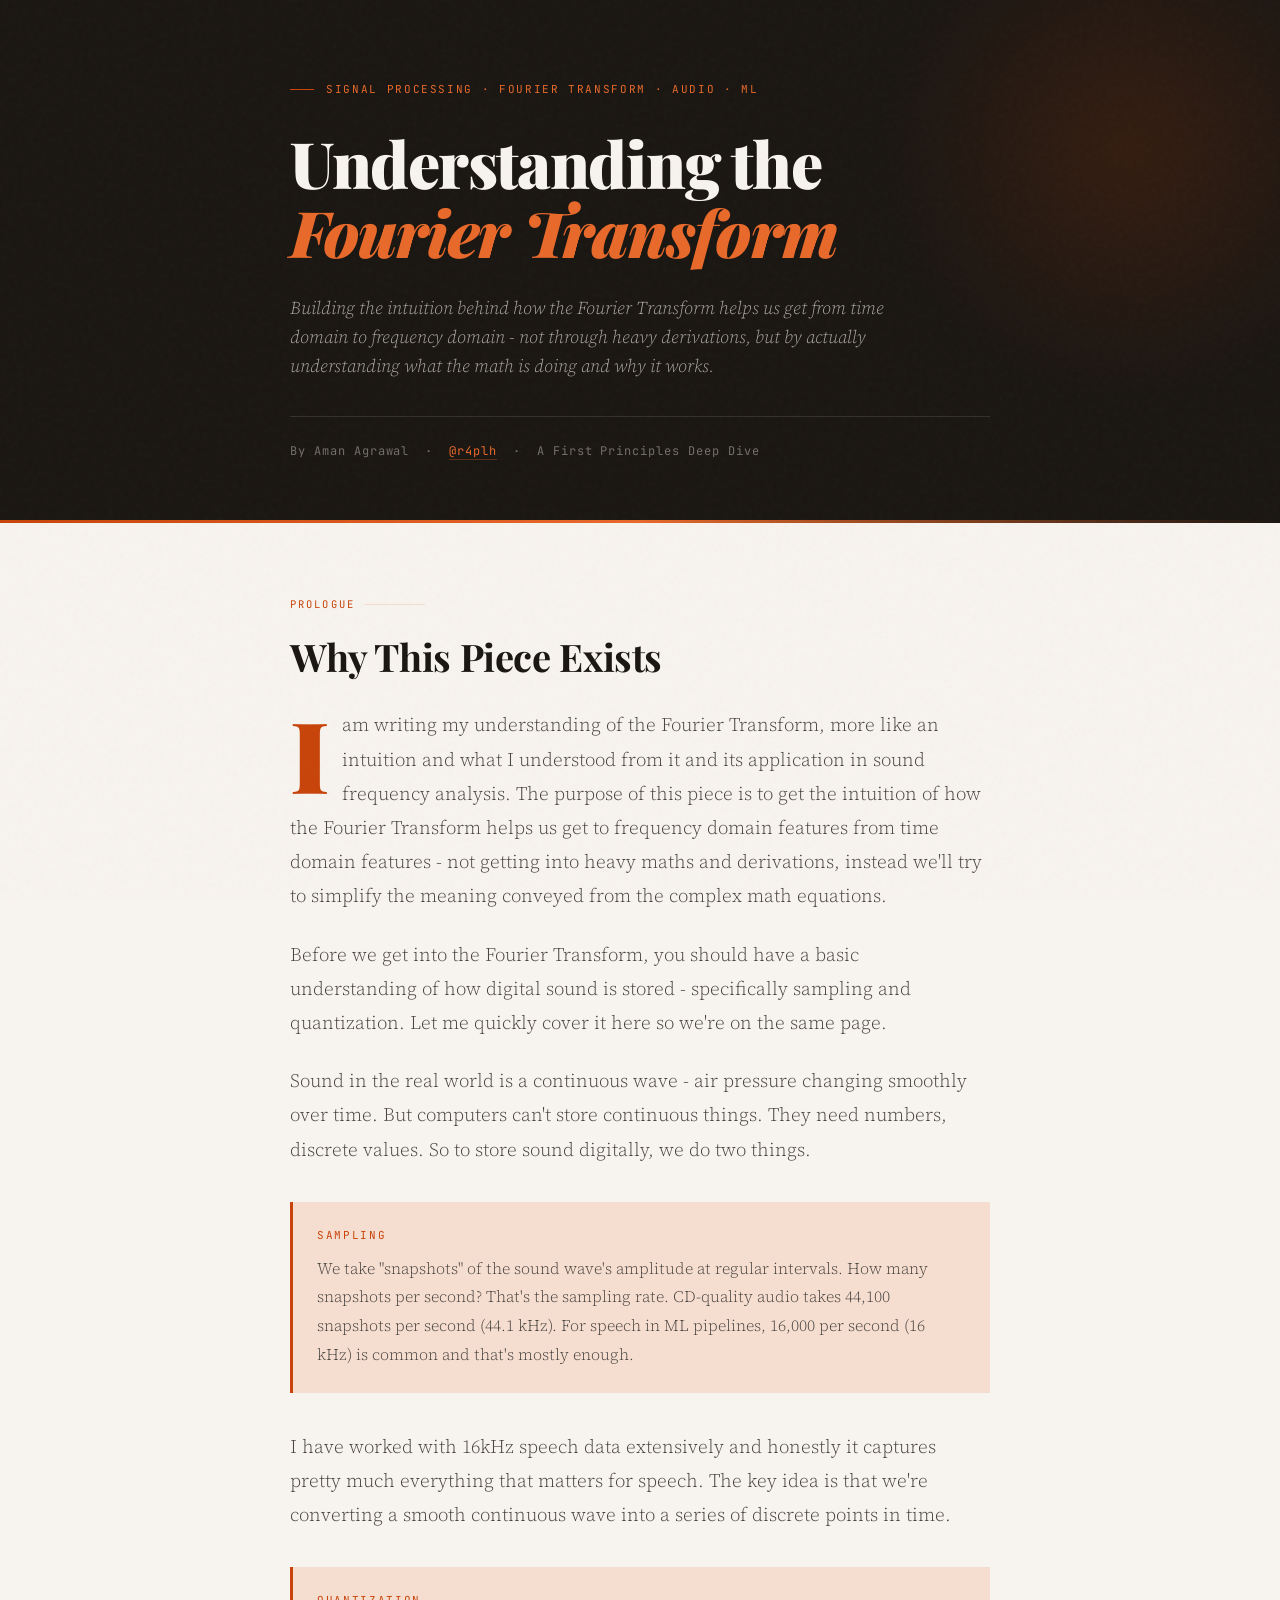
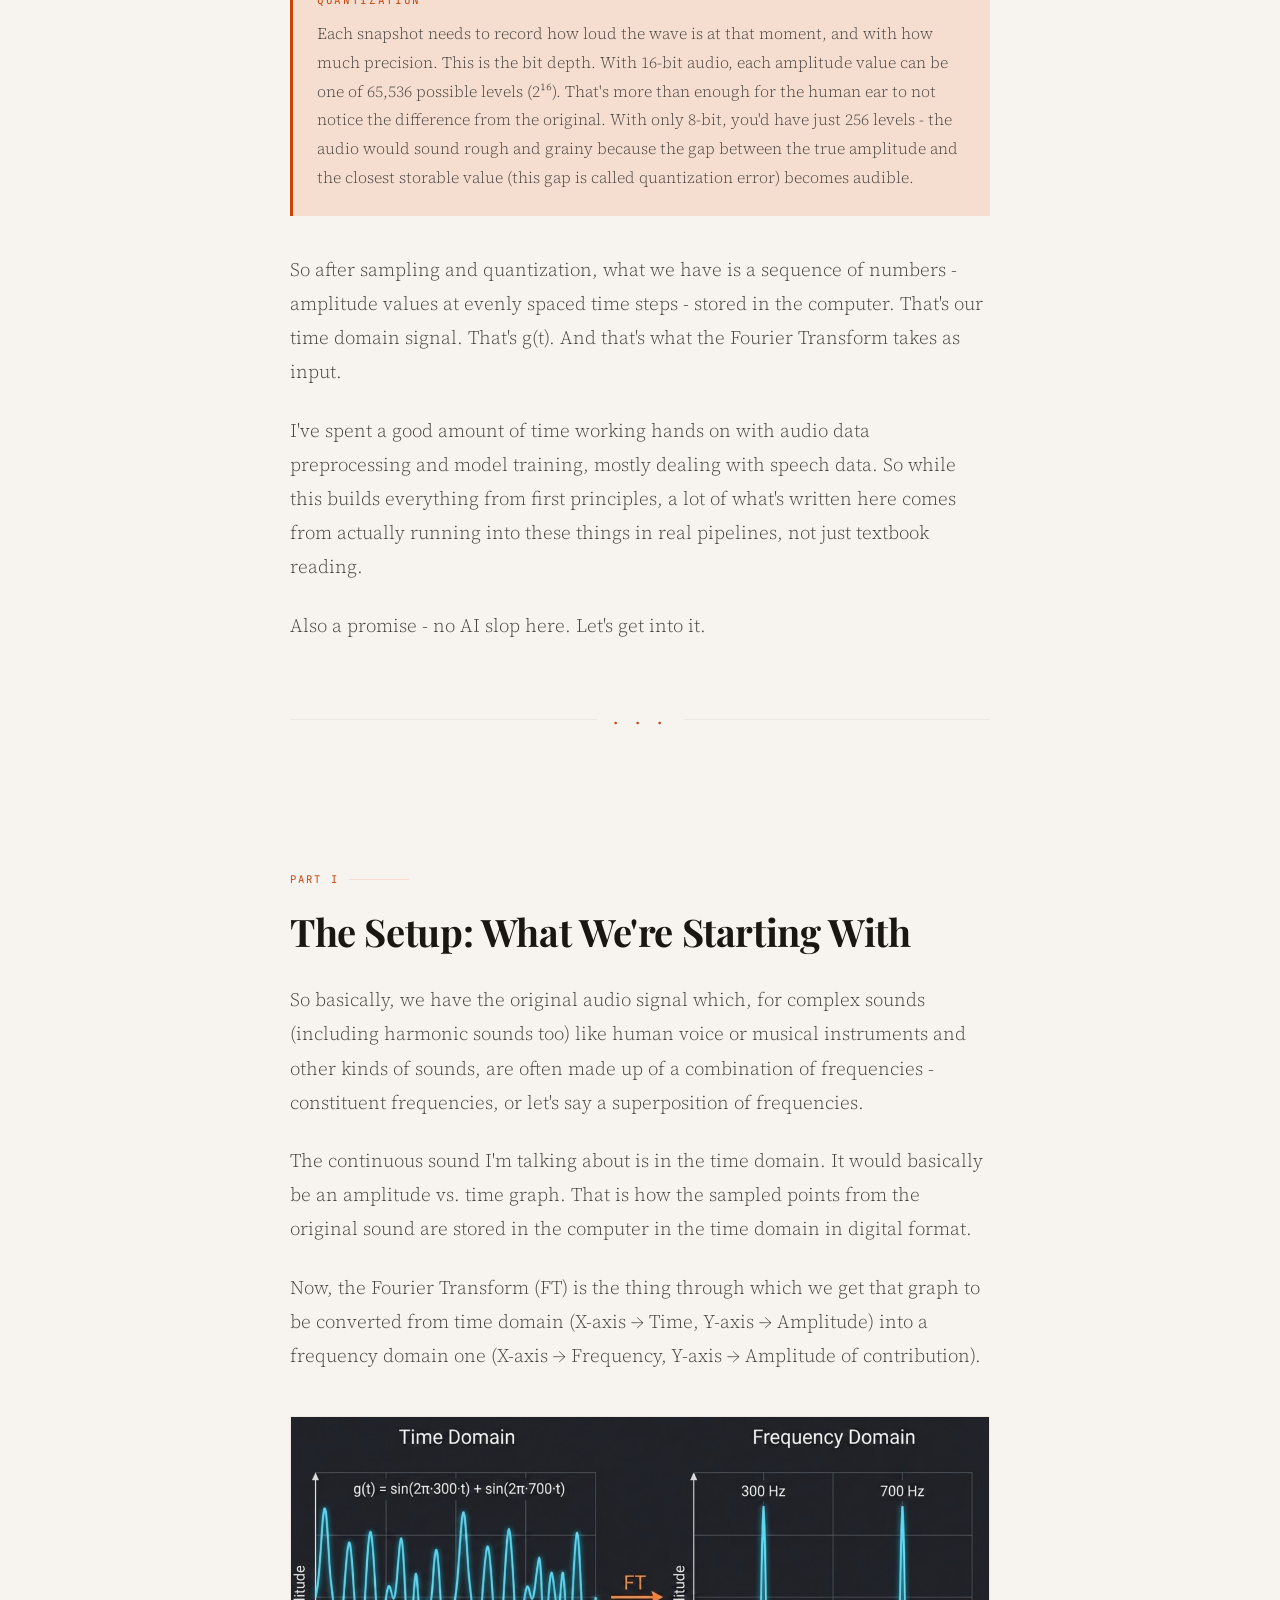
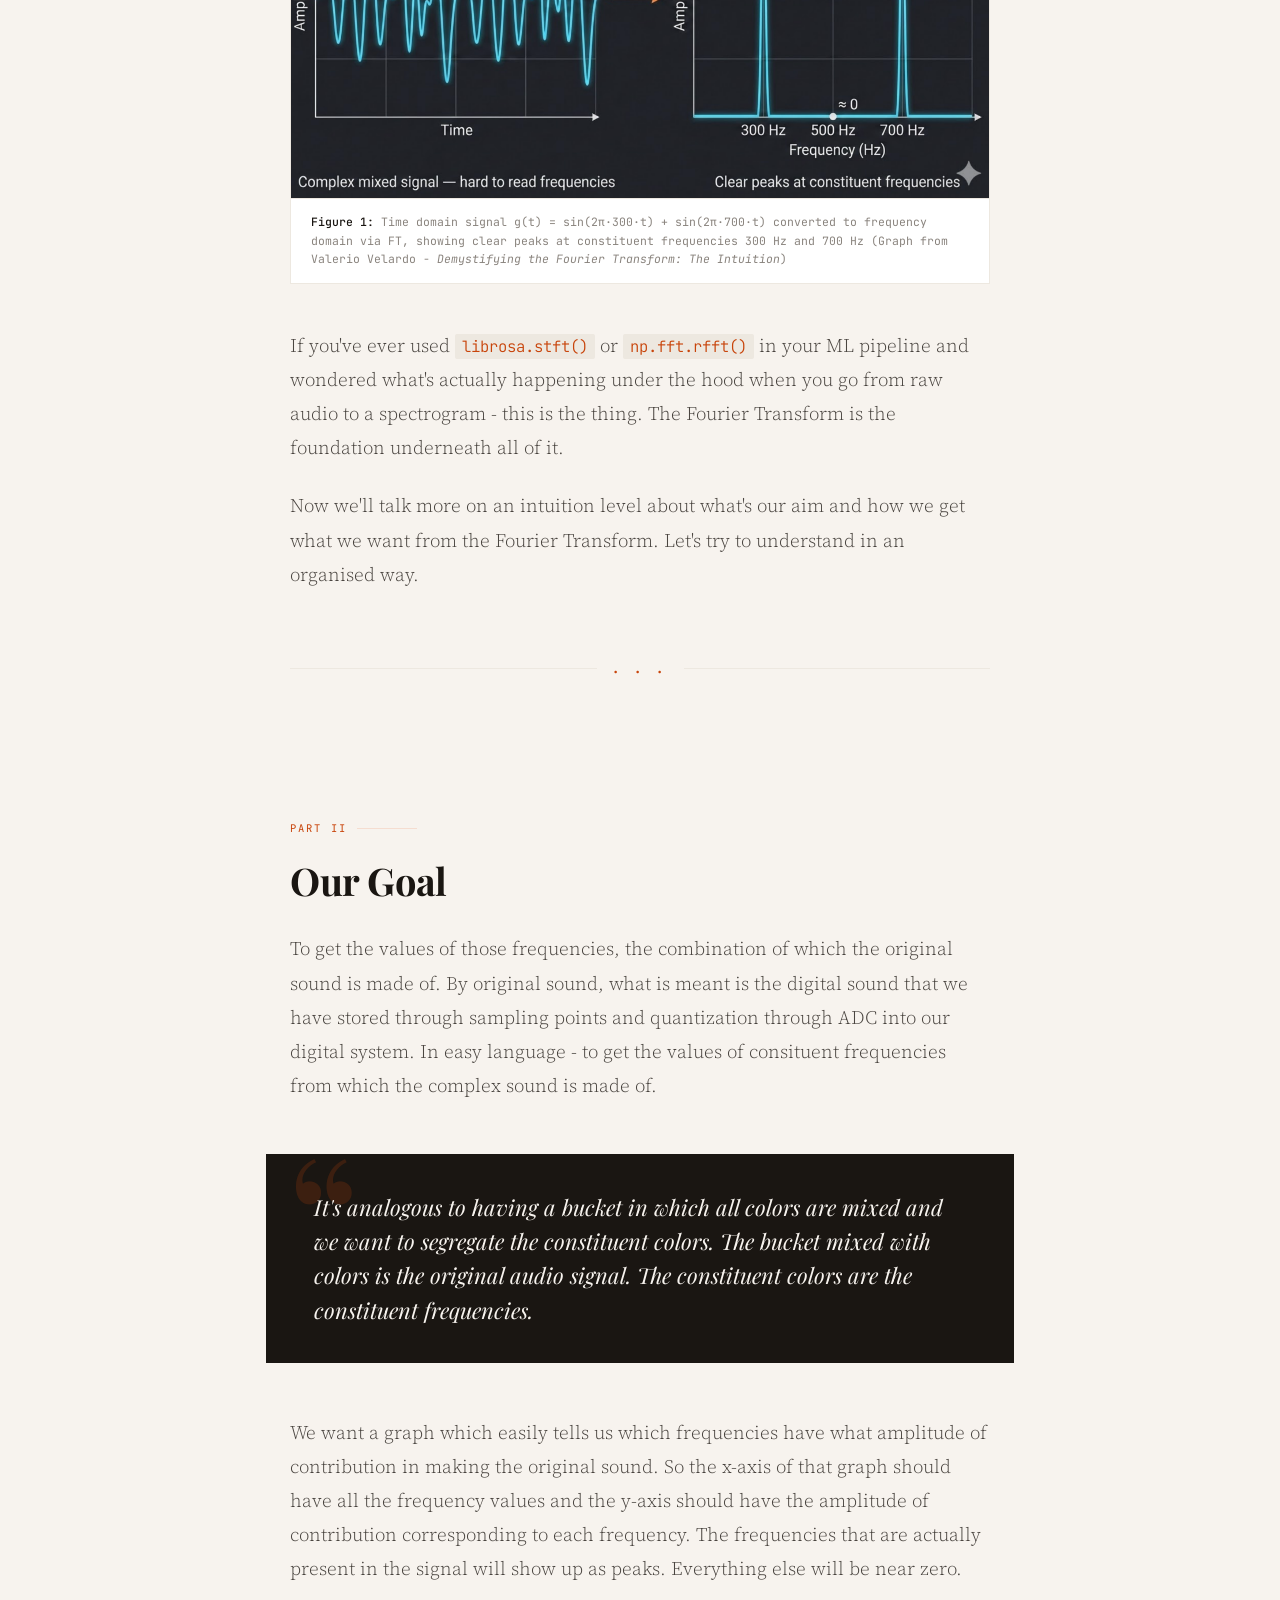
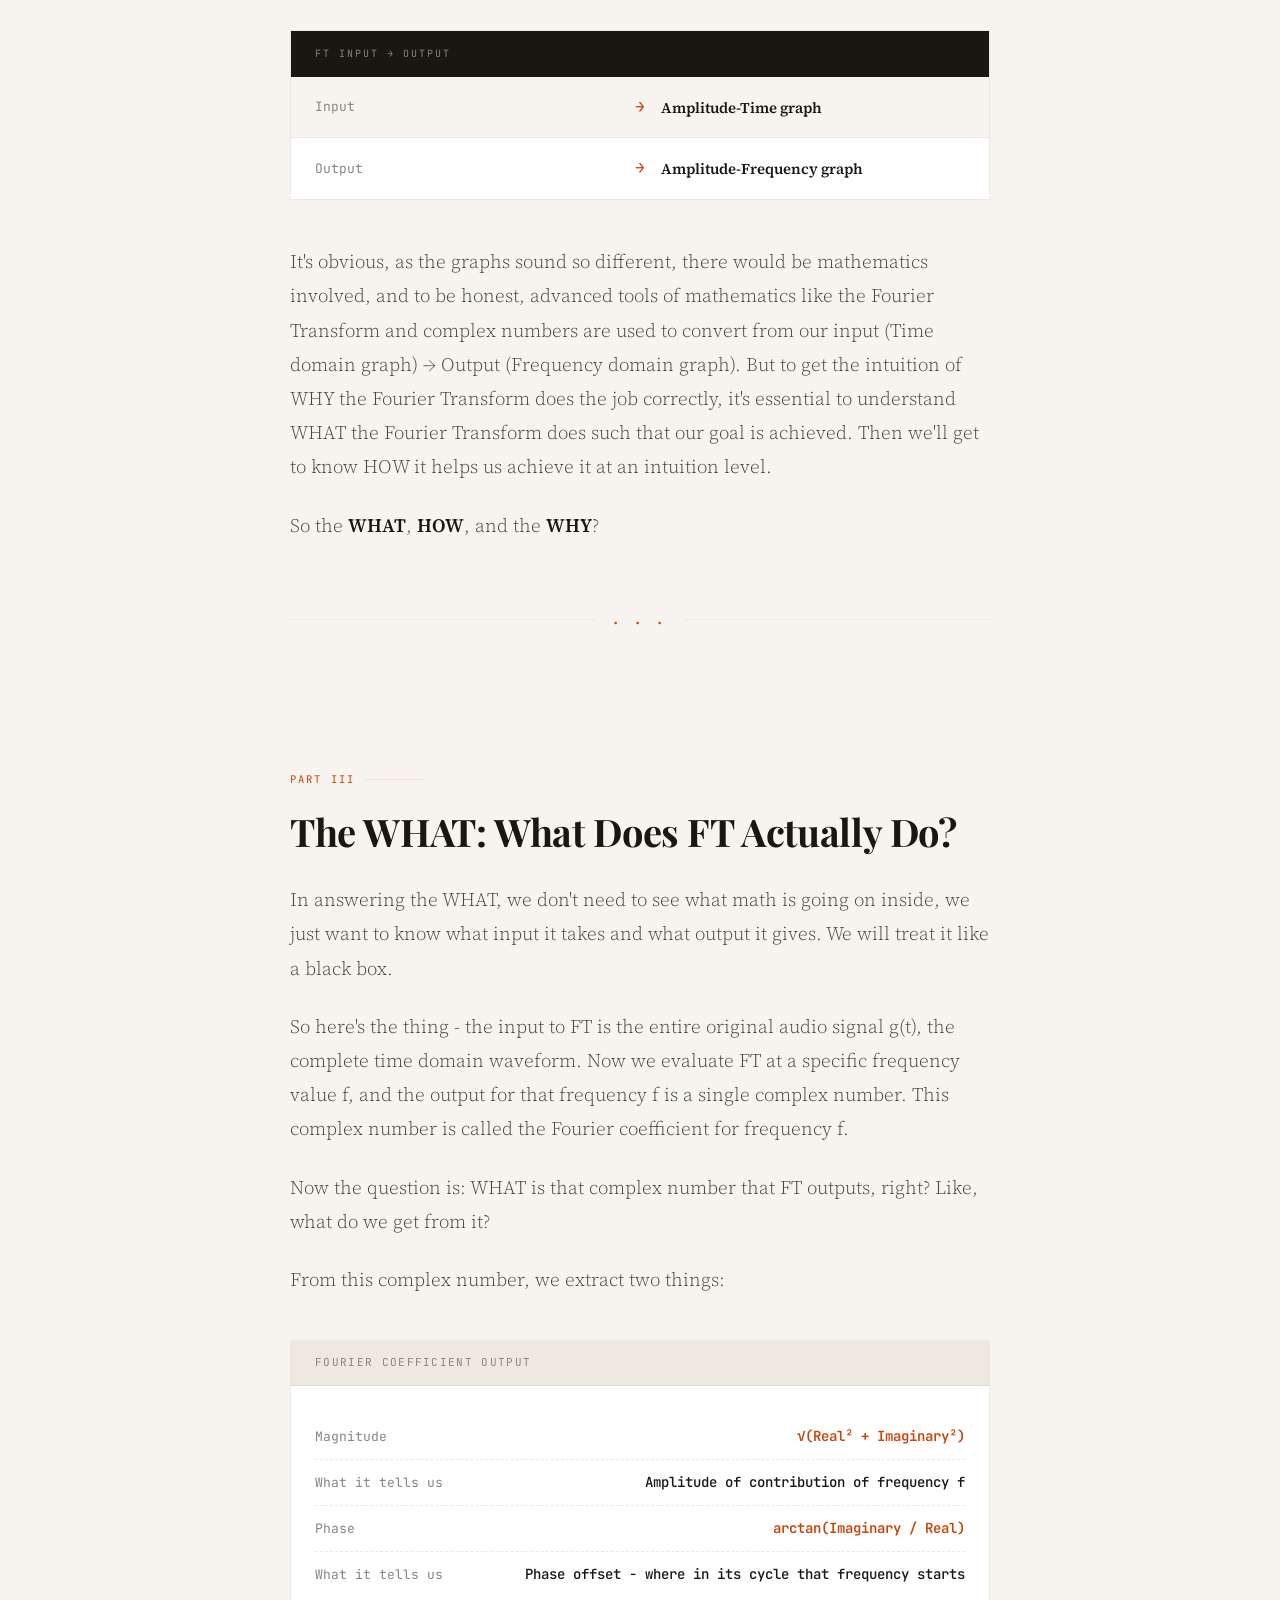
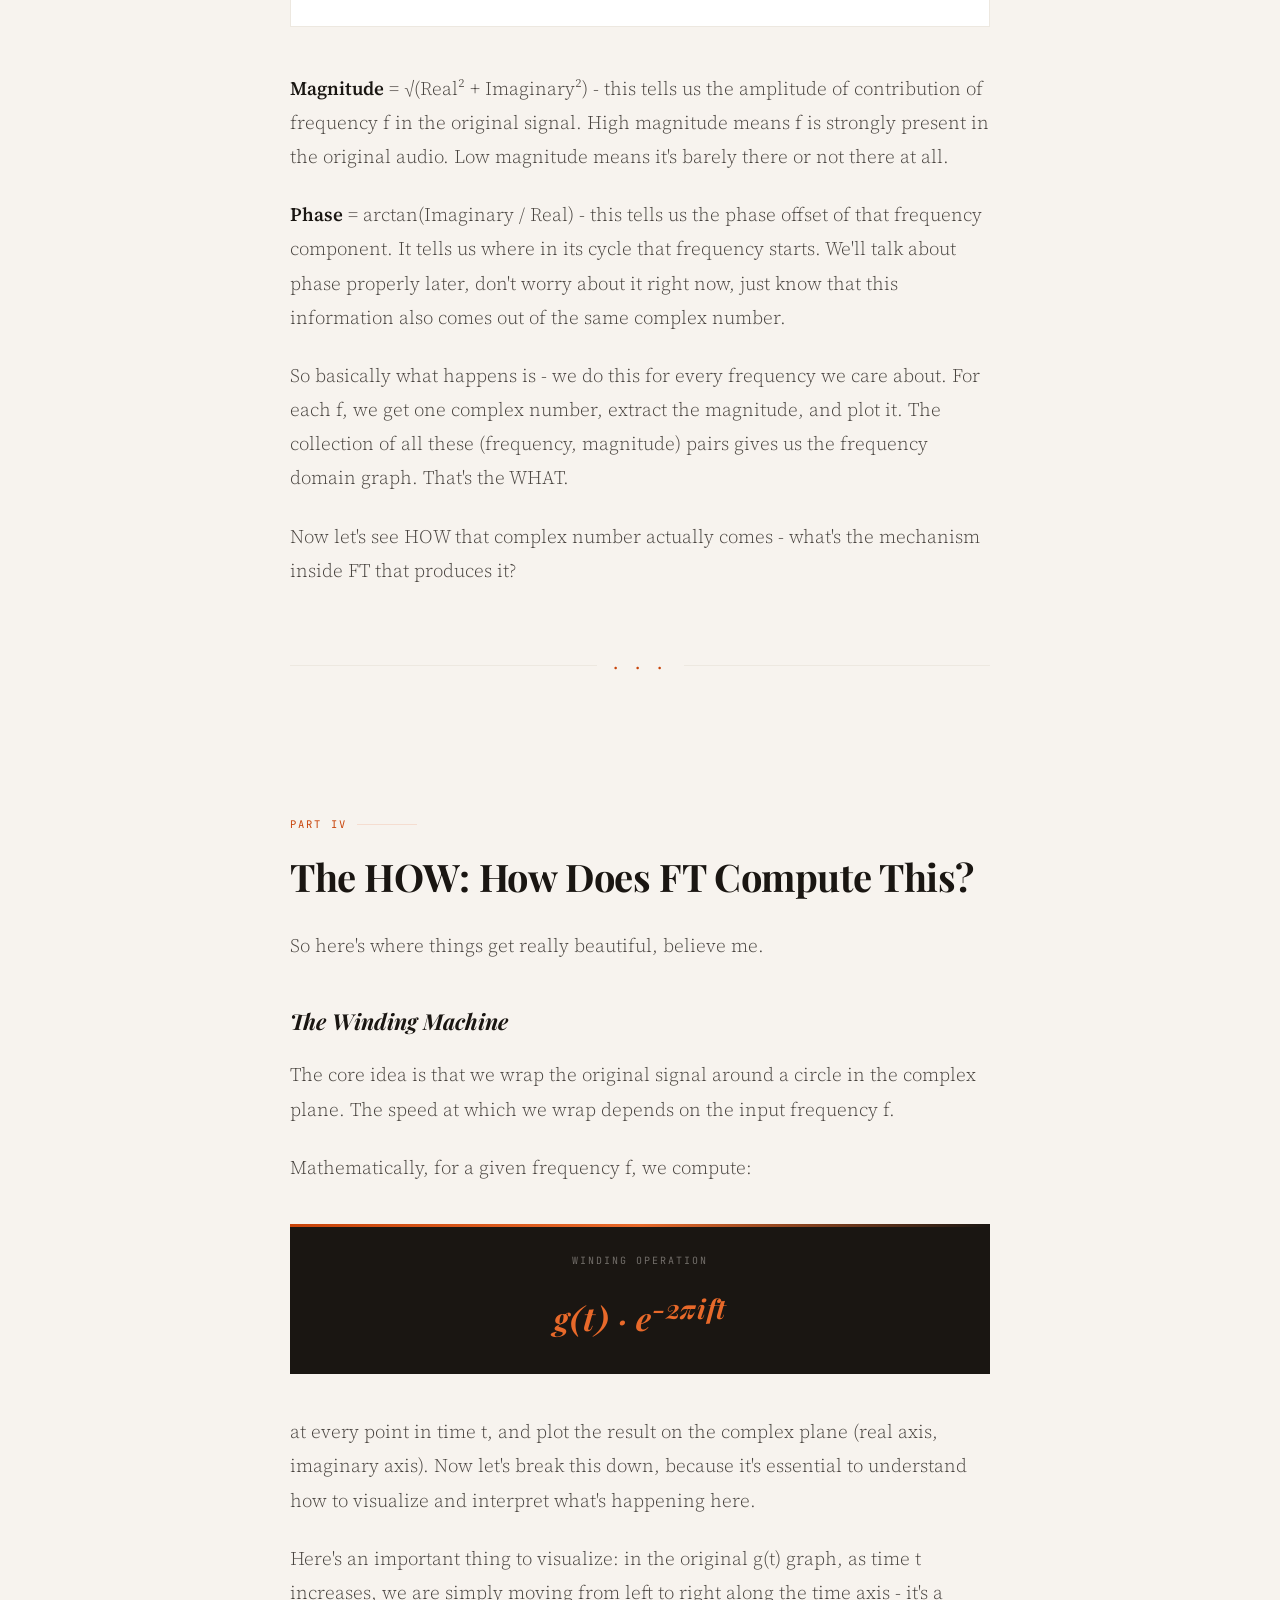
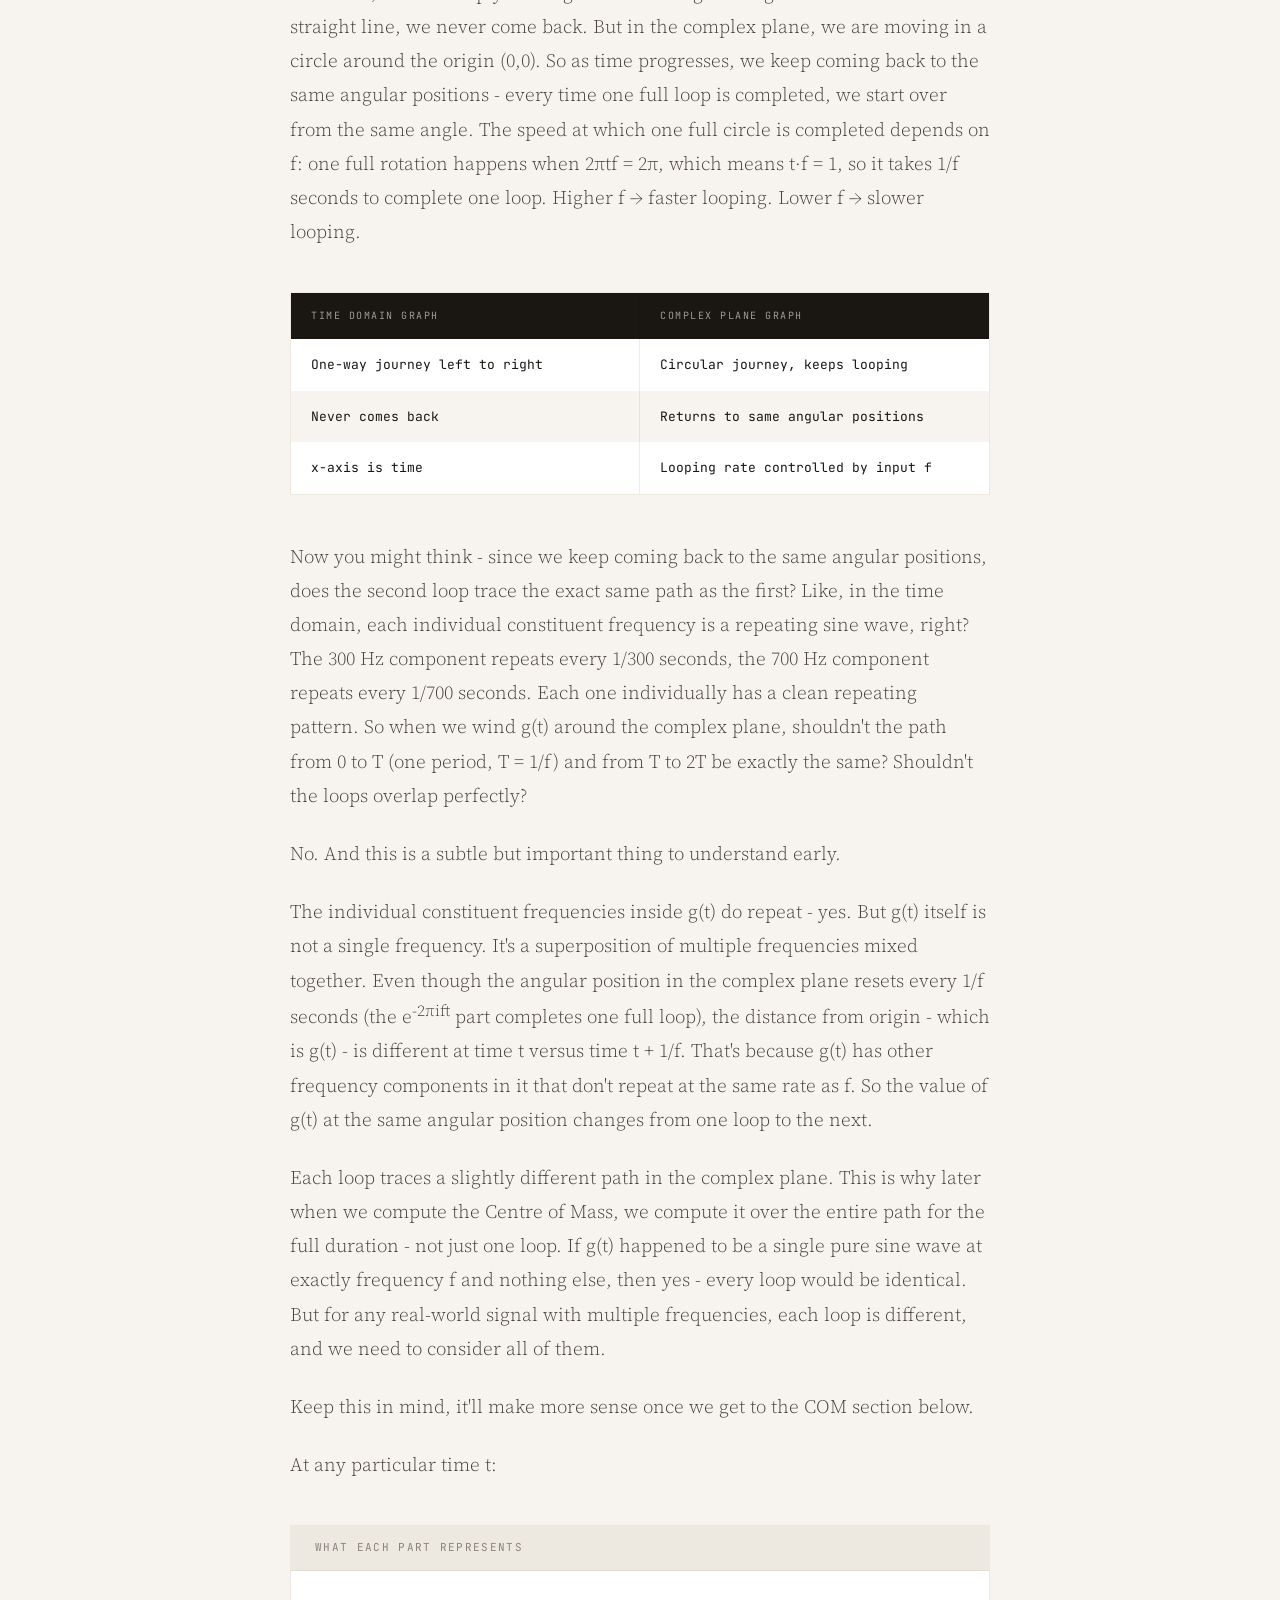
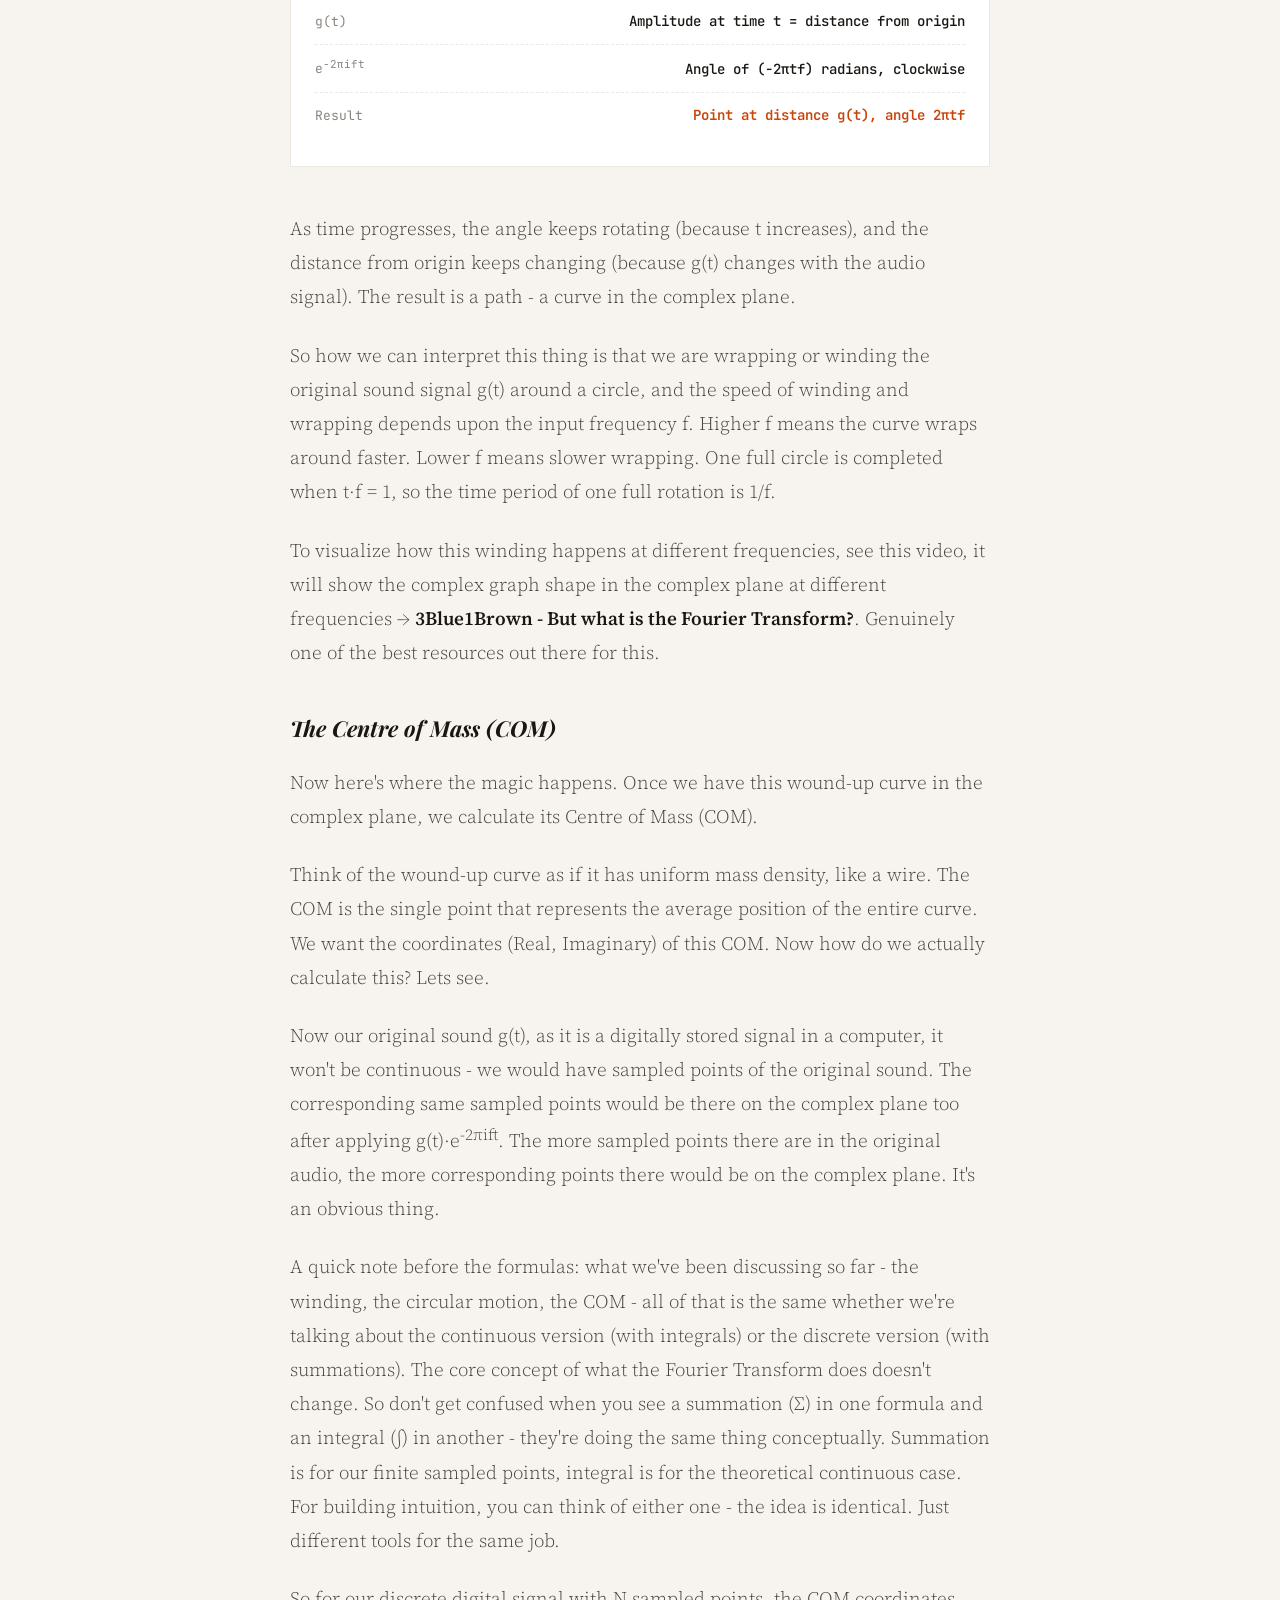
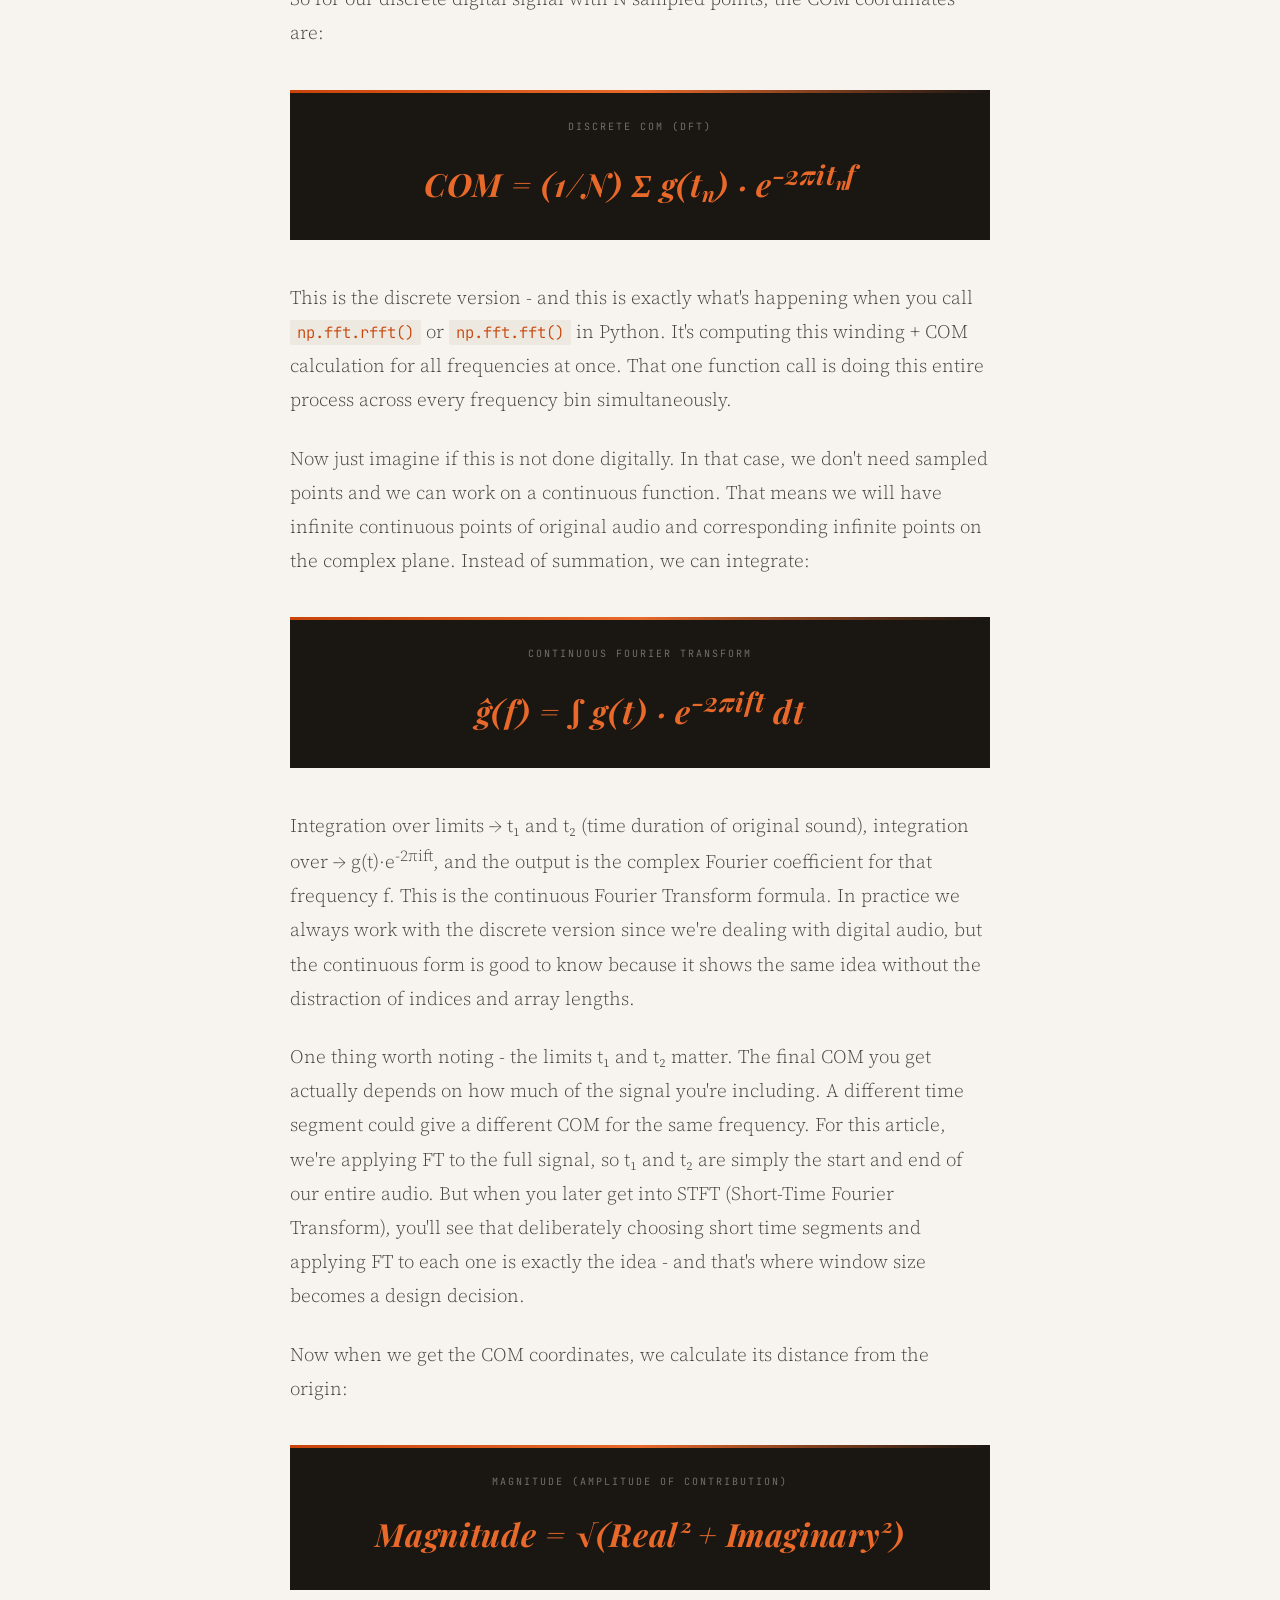
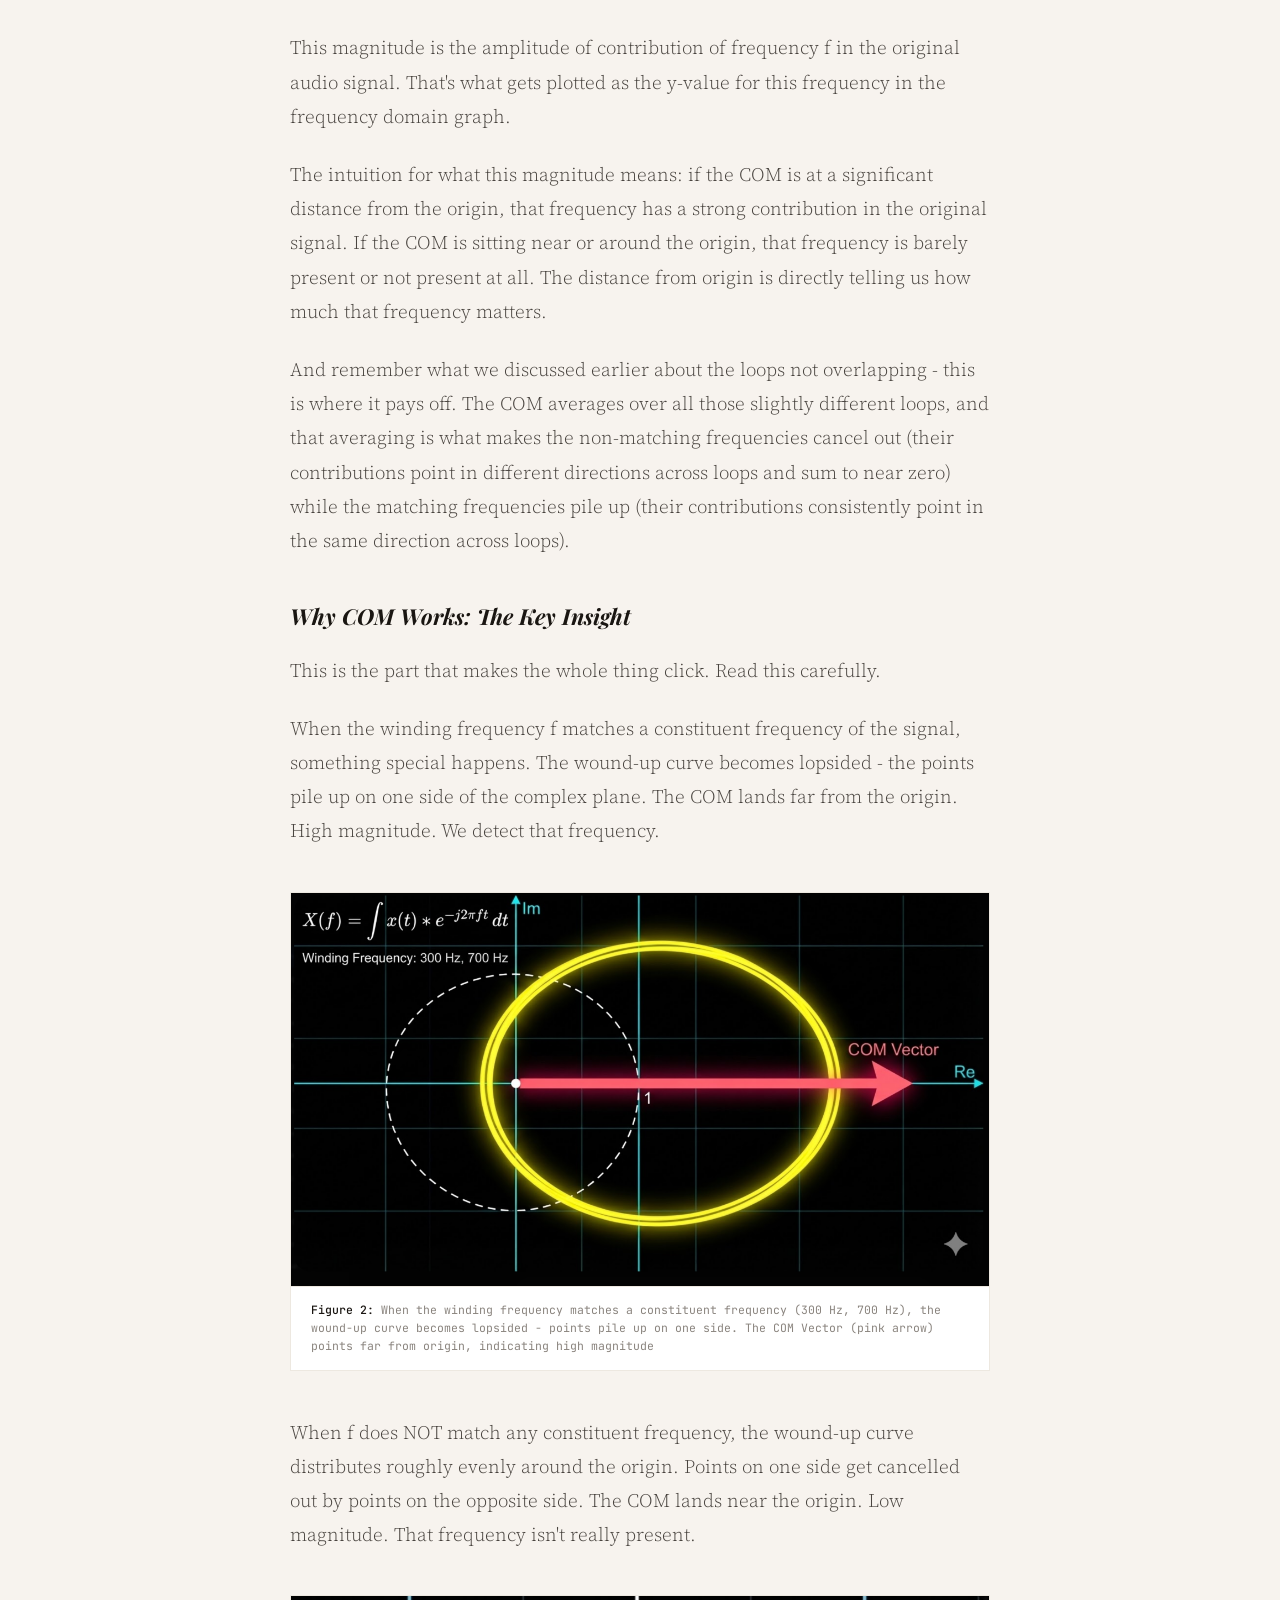
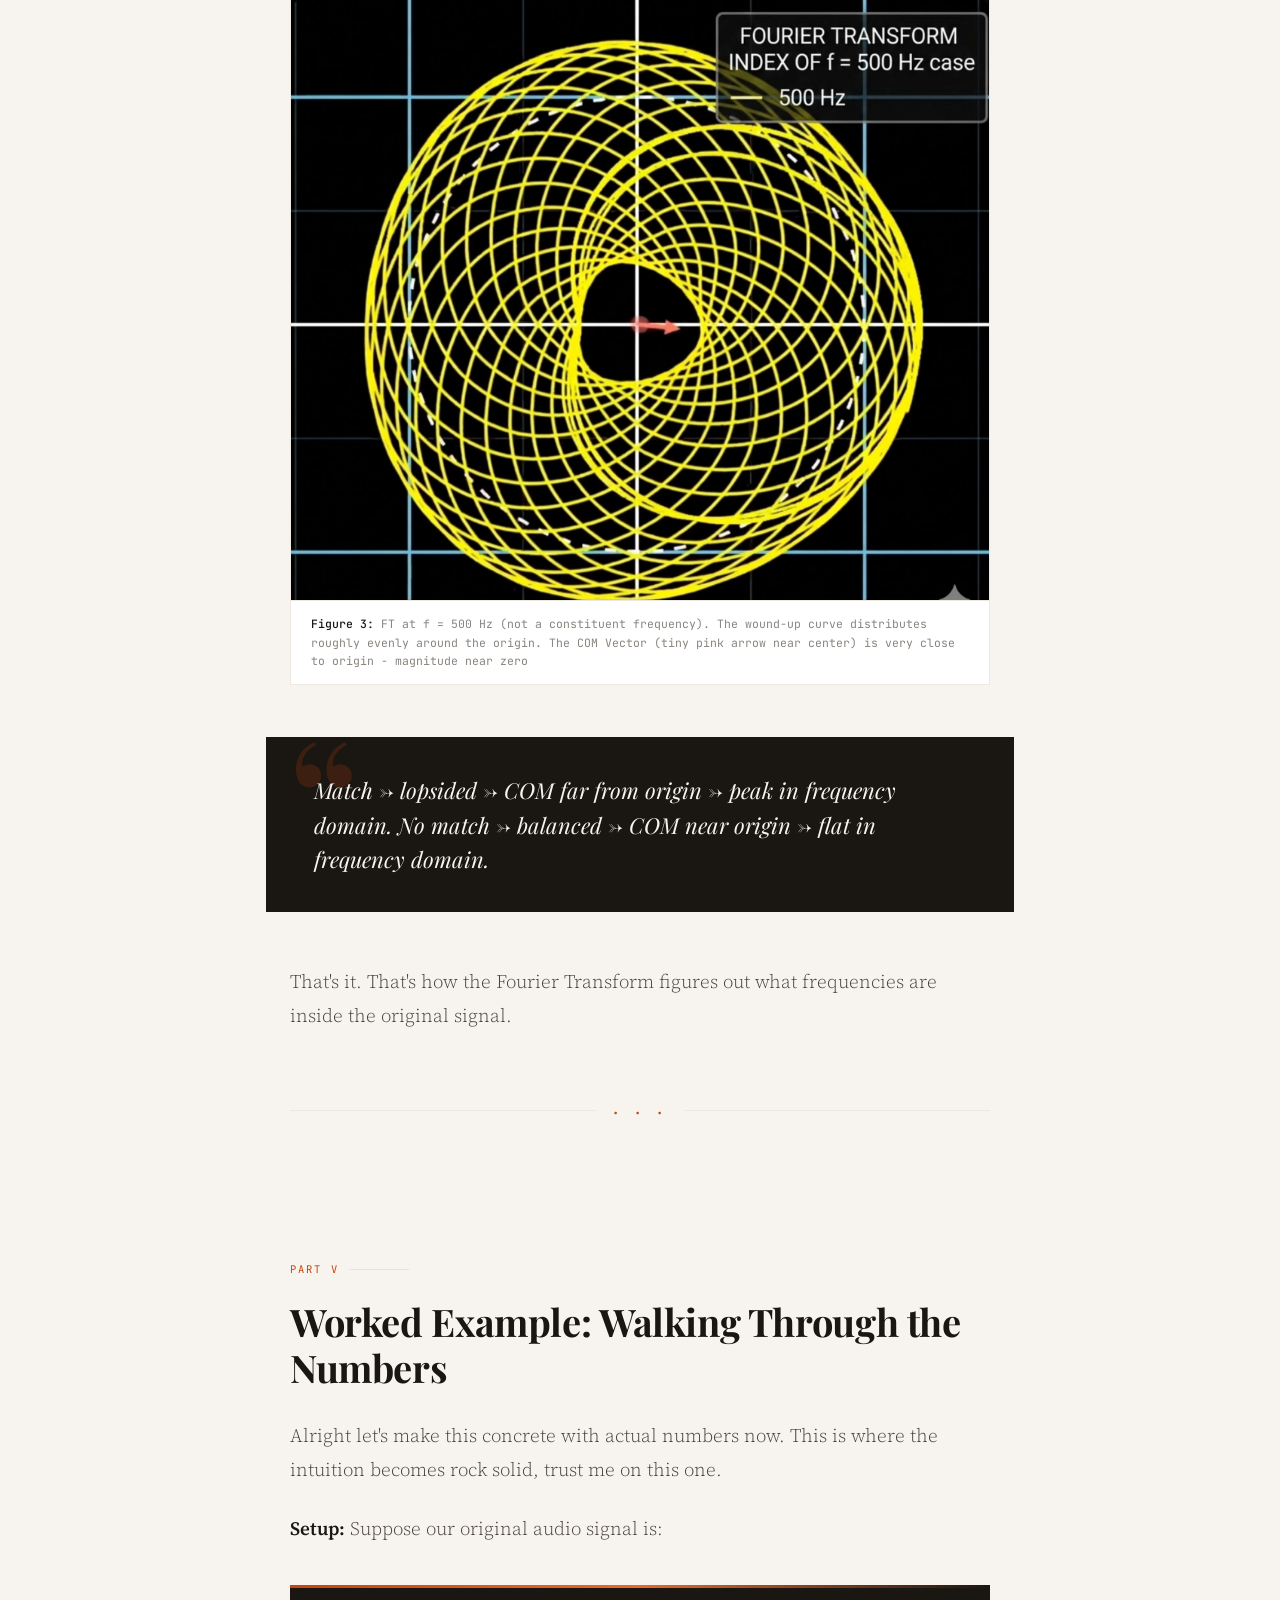
<file: blog/fourier.html>
<!DOCTYPE html>
<html lang="en">
<head>
<!-- Google Analytics -->
<script async src="https://www.googletagmanager.com/gtag/js?id=G-BB0R0PGQ15"></script>
<script>window.dataLayer=window.dataLayer||[];function gtag(){dataLayer.push(arguments);}gtag('js',new Date());gtag('config','G-BB0R0PGQ15');</script>

<meta charset="UTF-8">
<meta name="viewport" content="width=device-width, initial-scale=1.0">
<title>Understanding the Fourier Transform: An Intuitive Approach to Sound Frequency Analysis</title>
<link href="https://fonts.googleapis.com/css2?family=Playfair+Display:ital,wght@0,400;0,700;0,900;1,400;1,700&family=Source+Serif+4:ital,opsz,wght@0,8..60,300;0,8..60,400;0,8..60,600;1,8..60,300;1,8..60,400&family=JetBrains+Mono:wght@400;500&display=swap" rel="stylesheet">
<style>
  :root {
    --ink: #1a1612;
    --ink-light: #4a4540;
    --ink-faint: #8a847e;
    --paper: #f7f3ee;
    --paper-dark: #ede8e0;
    --accent: #c8440a;
    --accent-light: #e8692a;
    --accent-faint: #f5ddd0;
    --green: #2d6a4f;
    --code-bg: #1e1b18;
    --code-text: #e8d5b0;
  }

  * { margin: 0; padding: 0; box-sizing: border-box; }

  html { scroll-behavior: smooth; }

  body {
    background: var(--paper);
    color: var(--ink);
    font-family: 'Source Serif 4', Georgia, serif;
    font-size: 19px;
    line-height: 1.8;
    overflow-x: hidden;
  }

  /* ── NOISE TEXTURE OVERLAY ── */
  body::before {
    content: '';
    position: fixed;
    inset: 0;
    background-image: url("data:image/svg+xml,%3Csvg viewBox='0 0 200 200' xmlns='http://www.w3.org/2000/svg'%3E%3Cfilter id='n'%3E%3CfeTurbulence type='fractalNoise' baseFrequency='0.9' numOctaves='4' stitchTiles='stitch'/%3E%3C/filter%3E%3Crect width='100%25' height='100%25' filter='url(%23n)' opacity='0.04'/%3E%3C/svg%3E");
    pointer-events: none;
    z-index: 1000;
    opacity: 0.6;
  }

  /* ── HEADER / MASTHEAD ── */
  .masthead {
    background: var(--ink);
    color: var(--paper);
    padding: 80px 0 60px;
    position: relative;
    overflow: hidden;
  }

  .masthead::before {
    content: '';
    position: absolute;
    top: -100px; right: -100px;
    width: 500px; height: 500px;
    background: radial-gradient(circle, rgba(200,68,10,0.15) 0%, transparent 70%);
    pointer-events: none;
  }

  .masthead::after {
    content: '';
    position: absolute;
    bottom: 0; left: 0; right: 0;
    height: 3px;
    background: linear-gradient(90deg, var(--accent) 0%, var(--accent-light) 50%, transparent 100%);
  }

  .masthead-inner {
    max-width: 780px;
    margin: 0 auto;
    padding: 0 40px;
  }

  .tag {
    font-family: 'JetBrains Mono', monospace;
    font-size: 11px;
    letter-spacing: 0.15em;
    text-transform: uppercase;
    color: var(--accent-light);
    margin-bottom: 28px;
    display: flex;
    align-items: center;
    gap: 12px;
  }

  .tag::before {
    content: '';
    display: inline-block;
    width: 24px; height: 1px;
    background: var(--accent);
  }

  h1 {
    font-family: 'Playfair Display', Georgia, serif;
    font-size: clamp(36px, 6vw, 64px);
    font-weight: 900;
    line-height: 1.08;
    letter-spacing: -0.02em;
    margin-bottom: 28px;
    color: var(--paper);
  }

  h1 em {
    color: var(--accent-light);
    font-style: italic;
  }

  .subtitle {
    font-size: 18px;
    font-weight: 300;
    color: rgba(247,243,238,0.65);
    line-height: 1.6;
    max-width: 600px;
    font-style: italic;
  }

  .byline {
    margin-top: 36px;
    padding-top: 24px;
    border-top: 1px solid rgba(247,243,238,0.12);
    font-family: 'JetBrains Mono', monospace;
    font-size: 12px;
    color: rgba(247,243,238,0.4);
    letter-spacing: 0.08em;
  }

  .byline a {
    color: var(--accent-light);
    text-decoration: none;
    border-bottom: 1px solid rgba(232,105,42,0.3);
    transition: border-color 0.2s;
  }

  .byline a:hover {
    border-bottom-color: var(--accent-light);
  }

  /* ── ARTICLE BODY ── */
  article {
    max-width: 780px;
    margin: 0 auto;
    padding: 0 40px;
  }

  /* ── SECTIONS (scroll-reveal) ── */
  .section {
    padding: 72px 0 0;
    opacity: 0;
    transform: translateY(28px);
    transition: opacity 0.7s ease, transform 0.7s ease;
  }

  .section.visible {
    opacity: 1;
    transform: translateY(0);
  }

  /* ── SECTION LABELS ── */
  .section-label {
    font-family: 'JetBrains Mono', monospace;
    font-size: 10.5px;
    letter-spacing: 0.2em;
    text-transform: uppercase;
    color: var(--accent);
    margin-bottom: 20px;
    display: flex;
    align-items: center;
    gap: 10px;
  }

  .section-label::after {
    content: '';
    flex: 1;
    height: 1px;
    background: var(--accent-faint);
    max-width: 60px;
  }

  /* ── HEADINGS ── */
  h2 {
    font-family: 'Playfair Display', Georgia, serif;
    font-size: clamp(28px, 4vw, 38px);
    font-weight: 700;
    line-height: 1.2;
    letter-spacing: -0.01em;
    margin-bottom: 28px;
    color: var(--ink);
  }

  h3 {
    font-family: 'Playfair Display', Georgia, serif;
    font-size: 22px;
    font-weight: 700;
    font-style: italic;
    color: var(--ink);
    margin: 40px 0 16px;
  }

  /* ── PARAGRAPHS ── */
  p {
    margin-bottom: 24px;
    color: var(--ink-light);
    font-weight: 300;
  }

  p strong {
    color: var(--ink);
    font-weight: 600;
  }

  /* ── DROPCAP ── */
  .dropcap::first-letter {
    font-family: 'Playfair Display', Georgia, serif;
    font-size: 5.2em;
    font-weight: 900;
    float: left;
    line-height: 0.78;
    margin: 8px 12px 0 0;
    color: var(--accent);
  }

  /* ── PULLQUOTE ── */
  .pullquote {
    margin: 52px -24px;
    padding: 36px 48px;
    background: var(--ink);
    color: var(--paper);
    position: relative;
    overflow: hidden;
  }

  .pullquote::before {
    content: '\201C';
    font-family: 'Playfair Display', serif;
    font-size: 180px;
    color: rgba(200,68,10,0.2);
    position: absolute;
    top: -30px; left: 20px;
    line-height: 1;
    pointer-events: none;
  }

  .pullquote p {
    font-family: 'Playfair Display', Georgia, serif;
    font-size: 22px;
    font-style: italic;
    font-weight: 400;
    line-height: 1.55;
    color: var(--paper);
    position: relative;
    z-index: 1;
    margin: 0;
  }

  /* ── DATA BOX (math/data callouts) ── */
  .data-box {
    margin: 44px 0;
    border: 1px solid var(--paper-dark);
    background: white;
    overflow: hidden;
  }

  .data-box-header {
    background: var(--paper-dark);
    padding: 12px 24px;
    font-family: 'JetBrains Mono', monospace;
    font-size: 11px;
    letter-spacing: 0.12em;
    text-transform: uppercase;
    color: var(--ink-faint);
    border-bottom: 1px solid rgba(0,0,0,0.06);
  }

  .data-box-body {
    padding: 28px 24px;
  }

  .calc-row {
    display: flex;
    justify-content: space-between;
    align-items: baseline;
    padding: 10px 0;
    border-bottom: 1px dashed var(--paper-dark);
    font-size: 15px;
  }

  .calc-row:last-child { border-bottom: none; }

  .calc-label {
    color: var(--ink-faint);
    font-family: 'JetBrains Mono', monospace;
    font-size: 13px;
    flex-shrink: 0;
    margin-right: 16px;
  }

  .calc-value {
    font-family: 'JetBrains Mono', monospace;
    font-weight: 500;
    color: var(--ink);
    font-size: 14px;
    text-align: right;
  }

  .calc-value.accent { color: var(--accent); font-weight: 600; }
  .calc-value.green { color: var(--green); font-weight: 600; }

  /* ── FORMULA BOX ── */
  .formula-box {
    margin: 40px 0;
    padding: 28px 32px;
    background: var(--ink);
    color: var(--paper);
    text-align: center;
    position: relative;
  }

  .formula-box::before {
    content: '';
    position: absolute;
    top: 0; left: 0; right: 0;
    height: 3px;
    background: linear-gradient(90deg, var(--accent), var(--accent-light), transparent);
  }

  .formula-label {
    font-family: 'JetBrains Mono', monospace;
    font-size: 10px;
    letter-spacing: 0.2em;
    text-transform: uppercase;
    color: rgba(247,243,238,0.4);
    margin-bottom: 14px;
  }

  .formula {
    font-family: 'Playfair Display', Georgia, serif;
    font-size: clamp(22px, 4vw, 32px);
    font-weight: 700;
    font-style: italic;
    color: var(--accent-light);
    letter-spacing: 0.02em;
  }

  .formula sub {
    font-size: 0.65em;
    vertical-align: baseline;
    position: relative;
    top: 0.3em;
  }

  /* ── COMPARISON TABLE ── */
  .comparison {
    margin: 44px 0;
    overflow: hidden;
    border: 1px solid var(--paper-dark);
  }

  .comparison-row {
    display: grid;
    grid-template-columns: 1fr 1fr 1fr;
  }

  .comparison-row.two-col {
    grid-template-columns: 1fr 1fr;
  }

  .comparison-row.header {
    background: var(--ink);
    color: var(--paper);
  }

  .comparison-row:not(.header):nth-child(even) { background: white; }
  .comparison-row:not(.header):nth-child(odd) { background: var(--paper); }

  .comparison-cell {
    padding: 14px 20px;
    font-family: 'JetBrains Mono', monospace;
    font-size: 13px;
    border-right: 1px solid rgba(0,0,0,0.07);
  }

  .comparison-cell:last-child { border-right: none; }
  .comparison-row.header .comparison-cell {
    font-size: 10px;
    letter-spacing: 0.15em;
    text-transform: uppercase;
    color: rgba(247,243,238,0.6);
  }

  .highlight-row .comparison-cell {
    background: var(--accent-faint);
    color: var(--accent);
    font-weight: 600;
  }

  /* ── INLINE CODE ── */
  code {
    font-family: 'JetBrains Mono', monospace;
    font-size: 0.82em;
    background: var(--paper-dark);
    padding: 2px 7px;
    color: var(--accent);
    border-radius: 2px;
  }

  /* ── CODE BLOCK ── */
  .code-block {
    margin: 36px 0;
    background: var(--code-bg);
    border-radius: 4px;
    overflow: hidden;
  }

  .code-block-header {
    padding: 10px 20px;
    font-family: 'JetBrains Mono', monospace;
    font-size: 10px;
    letter-spacing: 0.15em;
    text-transform: uppercase;
    color: rgba(232,213,176,0.4);
    border-bottom: 1px solid rgba(255,255,255,0.06);
  }

  .code-block pre {
    padding: 20px;
    font-family: 'JetBrains Mono', monospace;
    font-size: 13.5px;
    line-height: 1.7;
    color: var(--code-text);
    overflow-x: auto;
  }

  .code-block code {
    background: none;
    padding: 0;
    color: inherit;
    font-size: inherit;
    border-radius: 0;
  }

  /* ── DEFINITION BOX ── */
  .definition {
    margin: 36px 0;
    padding: 24px 28px 24px 24px;
    border-left: 3px solid var(--accent);
    background: var(--accent-faint);
  }

  .definition-term {
    font-family: 'JetBrains Mono', monospace;
    font-size: 11px;
    letter-spacing: 0.15em;
    text-transform: uppercase;
    color: var(--accent);
    margin-bottom: 8px;
  }

  .definition p {
    margin: 0;
    font-size: 16px;
    color: var(--ink-light);
  }

  /* ── DIVIDER ── */
  .divider {
    margin: 60px 0;
    display: flex;
    align-items: center;
    gap: 16px;
  }

  .divider::before, .divider::after {
    content: '';
    flex: 1;
    height: 1px;
    background: var(--paper-dark);
  }

  .divider-mark {
    font-family: 'Playfair Display', serif;
    font-size: 20px;
    color: var(--accent);
    letter-spacing: 0.3em;
  }

  /* ── FIGURE (image with caption) ── */
  .figure {
    margin: 44px 0;
    border: 1px solid var(--paper-dark);
    background: white;
    overflow: hidden;
  }

  .figure img {
    width: 100%;
    display: block;
  }

  .figure-placeholder {
    background: var(--ink);
    min-height: 260px;
    display: flex;
    align-items: center;
    justify-content: center;
    padding: 40px;
    position: relative;
  }

  .figure-placeholder::before {
    content: '';
    position: absolute;
    inset: 0;
    background: repeating-linear-gradient(
      45deg,
      transparent,
      transparent 20px,
      rgba(200,68,10,0.04) 20px,
      rgba(200,68,10,0.04) 40px
    );
    pointer-events: none;
  }

  .figure-placeholder-text {
    font-family: 'JetBrains Mono', monospace;
    font-size: 12px;
    color: rgba(247,243,238,0.35);
    text-align: center;
    letter-spacing: 0.05em;
    position: relative;
    z-index: 1;
  }

  .figure-placeholder-text .icon {
    display: block;
    font-size: 28px;
    margin-bottom: 12px;
    opacity: 0.4;
  }

  .figure-caption {
    padding: 14px 20px;
    font-family: 'JetBrains Mono', monospace;
    font-size: 11.5px;
    line-height: 1.6;
    color: var(--ink-faint);
    border-top: 1px solid var(--paper-dark);
  }

  .figure-caption strong {
    color: var(--ink);
    font-weight: 500;
  }

  /* ── ANALOGY MAP ── */
  .analogy-map {
    margin: 44px 0;
    border: 1px solid var(--paper-dark);
    overflow: hidden;
  }

  .analogy-map-header {
    background: var(--ink);
    padding: 14px 24px;
    font-family: 'JetBrains Mono', monospace;
    font-size: 10px;
    letter-spacing: 0.2em;
    text-transform: uppercase;
    color: rgba(247,243,238,0.5);
  }

  .analogy-row {
    display: grid;
    grid-template-columns: 1fr auto 1fr;
    align-items: center;
    padding: 16px 24px;
    border-bottom: 1px solid var(--paper-dark);
    background: white;
    font-size: 15px;
  }

  .analogy-row:nth-child(even) { background: var(--paper); }
  .analogy-row:last-child { border-bottom: none; }

  .analogy-arrow {
    font-family: 'JetBrains Mono', monospace;
    color: var(--accent);
    font-size: 16px;
    padding: 0 16px;
  }

  .analogy-left {
    color: var(--ink-faint);
    font-family: 'JetBrains Mono', monospace;
    font-size: 13px;
  }

  .analogy-right {
    color: var(--ink);
    font-weight: 600;
    font-size: 15px;
  }

  /* ── BIG NUMBERS GRID ── */
  .big-numbers {
    margin: 44px 0;
    display: grid;
    grid-template-columns: 1fr 1fr;
    gap: 2px;
    background: var(--paper-dark);
    border: 1px solid var(--paper-dark);
  }

  .big-num-cell {
    background: white;
    padding: 28px 24px;
  }

  .big-num-cell.dark {
    background: var(--ink);
  }

  .big-num {
    font-family: 'Playfair Display', serif;
    font-size: 42px;
    font-weight: 900;
    line-height: 1;
    margin-bottom: 8px;
  }

  .big-num.accent { color: var(--accent); }
  .big-num.green { color: var(--green); }
  .big-num.paper { color: var(--paper); }

  .big-num-label {
    font-family: 'JetBrains Mono', monospace;
    font-size: 11px;
    letter-spacing: 0.1em;
    color: var(--ink-faint);
    text-transform: uppercase;
  }

  .big-num-cell.dark .big-num-label { color: rgba(247,243,238,0.4); }

  /* ── CONTACT LINKS ── */
  .contact-links {
    margin: 36px 0;
    display: flex;
    flex-wrap: wrap;
    gap: 16px;
  }

  .contact-link {
    font-family: 'JetBrains Mono', monospace;
    font-size: 13px;
    color: var(--accent);
    text-decoration: none;
    padding: 8px 16px;
    border: 1px solid var(--accent-faint);
    background: white;
    transition: all 0.2s;
    letter-spacing: 0.03em;
  }

  .contact-link:hover {
    background: var(--accent);
    color: var(--paper);
    border-color: var(--accent);
  }

  /* ── FOOTER ── */
  footer {
    margin-top: 100px;
    padding: 52px 40px;
    background: var(--ink);
    color: rgba(247,243,238,0.4);
    text-align: center;
    font-family: 'JetBrains Mono', monospace;
    font-size: 12px;
    letter-spacing: 0.08em;
  }

  footer strong {
    color: var(--accent-light);
    font-weight: 500;
  }

  /* ── SCROLL ANIMATIONS ── */
  @keyframes fadeUp {
    from { opacity: 0; transform: translateY(30px); }
    to { opacity: 1; transform: translateY(0); }
  }

  .masthead-inner > * {
    animation: fadeUp 0.8s ease forwards;
  }

  .masthead-inner .tag { animation-delay: 0.1s; }
  .masthead-inner h1 { animation-delay: 0.25s; }
  .masthead-inner .subtitle { animation-delay: 0.4s; }
  .masthead-inner .byline { animation-delay: 0.55s; }

  /* ── RESPONSIVE ── */
  @media (max-width: 600px) {
    article { padding: 0 20px; }
    .masthead-inner { padding: 0 20px; }
    .pullquote { margin: 40px -20px; padding: 28px 28px; }
    .big-numbers { grid-template-columns: 1fr; }
    .comparison-cell { padding: 10px 12px; font-size: 11px; }
    .analogy-row { grid-template-columns: 1fr; gap: 4px; }
    .analogy-arrow { display: none; }
    .formula { font-size: 20px; }
    .contact-links { flex-direction: column; }
  }
</style>
</head>
<body>

<!-- ════════════════════════════════════════════
     MASTHEAD
     ════════════════════════════════════════════ -->
<header class="masthead">
  <div class="masthead-inner">
    <div class="tag">Signal Processing &middot; Fourier Transform &middot; Audio &middot; ML</div>
    <h1>Understanding the <em>Fourier Transform</em></h1>
    <p class="subtitle">Building the intuition behind how the Fourier Transform helps us get from time domain to frequency domain - not through heavy derivations, but by actually understanding what the math is doing and why it works.</p>
    <div class="byline">By Aman Agrawal &nbsp;&middot;&nbsp; <a href="https://x.com/r4plh">@r4plh</a> &nbsp;&middot;&nbsp; A First Principles Deep Dive</div>
  </div>
</header>

<article>

  <!-- ════════════════════════════════════════
       PROLOGUE — Why This Piece Exists
       ════════════════════════════════════════ -->
  <div class="section" id="s-prologue">
    <div class="section-label">Prologue</div>
    <h2>Why This Piece Exists</h2>

    <p class="dropcap">I am writing my understanding of the Fourier Transform, more like an intuition and what I understood from it and its application in sound frequency analysis. The purpose of this piece is to get the intuition of how the Fourier Transform helps us get to frequency domain features from time domain features - not getting into heavy maths and derivations, instead we'll try to simplify the meaning conveyed from the complex math equations.</p>

    <p>Before we get into the Fourier Transform, you should have a basic understanding of how digital sound is stored - specifically sampling and quantization. Let me quickly cover it here so we're on the same page.</p>

    <p>Sound in the real world is a continuous wave - air pressure changing smoothly over time. But computers can't store continuous things. They need numbers, discrete values. So to store sound digitally, we do two things.</p>

    <div class="definition">
      <div class="definition-term">Sampling</div>
      <p>We take "snapshots" of the sound wave's amplitude at regular intervals. How many snapshots per second? That's the sampling rate. CD-quality audio takes 44,100 snapshots per second (44.1 kHz). For speech in ML pipelines, 16,000 per second (16 kHz) is common and that's mostly enough.</p>
    </div>

    <p>I have worked with 16kHz speech data extensively and honestly it captures pretty much everything that matters for speech. The key idea is that we're converting a smooth continuous wave into a series of discrete points in time.</p>

    <div class="definition">
      <div class="definition-term">Quantization</div>
      <p>Each snapshot needs to record how loud the wave is at that moment, and with how much precision. This is the bit depth. With 16-bit audio, each amplitude value can be one of 65,536 possible levels (2&#185;&#8310;). That's more than enough for the human ear to not notice the difference from the original. With only 8-bit, you'd have just 256 levels - the audio would sound rough and grainy because the gap between the true amplitude and the closest storable value (this gap is called quantization error) becomes audible.</p>
    </div>

    <p>So after sampling and quantization, what we have is a sequence of numbers - amplitude values at evenly spaced time steps - stored in the computer. That's our time domain signal. That's g(t). And that's what the Fourier Transform takes as input.</p>

    <p>I've spent a good amount of time working hands on with audio data preprocessing and model training, mostly dealing with speech data. So while this builds everything from first principles, a lot of what's written here comes from actually running into these things in real pipelines, not just textbook reading.</p>

    <p>Also a promise - no AI slop here. Let's get into it.</p>
  </div>

  <div class="divider"><div class="divider-mark">&middot; &middot; &middot;</div></div>

  <!-- ════════════════════════════════════════
       PART I — The Setup
       ════════════════════════════════════════ -->
  <div class="section" id="s-setup">
    <div class="section-label">Part I</div>
    <h2>The Setup: What We're Starting With</h2>

    <p>So basically, we have the original audio signal which, for complex sounds (including harmonic sounds too) like human voice or musical instruments and other kinds of sounds, are often made up of a combination of frequencies - constituent frequencies, or let's say a superposition of frequencies.</p>

    <p>The continuous sound I'm talking about is in the time domain. It would basically be an amplitude vs. time graph. That is how the sampled points from the original sound are stored in the computer in the time domain in digital format.</p>

    <p>Now, the Fourier Transform (FT) is the thing through which we get that graph to be converted from time domain (X-axis &rarr; Time, Y-axis &rarr; Amplitude) into a frequency domain one (X-axis &rarr; Frequency, Y-axis &rarr; Amplitude of contribution).</p>

    <div class="figure">
      <img src="fourier-assets/fig1-time-to-frequency.png" alt="Time domain to frequency domain conversion via Fourier Transform">
      <div class="figure-caption"><strong>Figure 1:</strong> Time domain signal g(t) = sin(2&pi;&middot;300&middot;t) + sin(2&pi;&middot;700&middot;t) converted to frequency domain via FT, showing clear peaks at constituent frequencies 300 Hz and 700 Hz (Graph from Valerio Velardo - <em>Demystifying the Fourier Transform: The Intuition</em>)</div>
    </div>

    <p>If you've ever used <code>librosa.stft()</code> or <code>np.fft.rfft()</code> in your ML pipeline and wondered what's actually happening under the hood when you go from raw audio to a spectrogram - this is the thing. The Fourier Transform is the foundation underneath all of it.</p>

    <p>Now we'll talk more on an intuition level about what's our aim and how we get what we want from the Fourier Transform. Let's try to understand in an organised way.</p>
  </div>

  <div class="divider"><div class="divider-mark">&middot; &middot; &middot;</div></div>

  <!-- ════════════════════════════════════════
       PART II — Our Goal
       ════════════════════════════════════════ -->
  <div class="section" id="s-goal">
    <div class="section-label">Part II</div>
    <h2>Our Goal</h2>

    <p>To get the values of those frequencies, the combination of which the original sound is made of. By original sound, what is meant is the digital sound that we have stored through sampling points and quantization through ADC into our digital system. In easy language - to get the values of consituent frequencies from which the complex sound is made of.</p>

    <div class="pullquote">
      <p>It's analogous to having a bucket in which all colors are mixed and we want to segregate the constituent colors. The bucket mixed with colors is the original audio signal. The constituent colors are the constituent frequencies.</p>
    </div>

    <p>We want a graph which easily tells us which frequencies have what amplitude of contribution in making the original sound. So the x-axis of that graph should have all the frequency values and the y-axis should have the amplitude of contribution corresponding to each frequency. The frequencies that are actually present in the signal will show up as peaks. Everything else will be near zero.</p>

    <div class="analogy-map">
      <div class="analogy-map-header">FT Input &rarr; Output</div>
      <div class="analogy-row">
        <span class="analogy-left">Input</span>
        <span class="analogy-arrow">&rarr;</span>
        <span class="analogy-right">Amplitude-Time graph</span>
      </div>
      <div class="analogy-row">
        <span class="analogy-left">Output</span>
        <span class="analogy-arrow">&rarr;</span>
        <span class="analogy-right">Amplitude-Frequency graph</span>
      </div>
    </div>

    <p>It's obvious, as the graphs sound so different, there would be mathematics involved, and to be honest, advanced tools of mathematics like the Fourier Transform and complex numbers are used to convert from our input (Time domain graph) &rarr; Output (Frequency domain graph). But to get the intuition of WHY the Fourier Transform does the job correctly, it's essential to understand WHAT the Fourier Transform does such that our goal is achieved. Then we'll get to know HOW it helps us achieve it at an intuition level.</p>

    <p>So the <strong>WHAT</strong>, <strong>HOW</strong>, and the <strong>WHY</strong>?</p>
  </div>

  <div class="divider"><div class="divider-mark">&middot; &middot; &middot;</div></div>

  <!-- ════════════════════════════════════════
       PART III — The WHAT
       ════════════════════════════════════════ -->
  <div class="section" id="s-what">
    <div class="section-label">Part III</div>
    <h2>The WHAT: What Does FT Actually Do?</h2>

    <p>In answering the WHAT, we don't need to see what math is going on inside, we just want to know what input it takes and what output it gives. We will treat it like a black box.</p>

    <p>So here's the thing - the input to FT is the entire original audio signal g(t), the complete time domain waveform. Now we evaluate FT at a specific frequency value f, and the output for that frequency f is a single complex number. This complex number is called the Fourier coefficient for frequency f.</p>

    <p>Now the question is: WHAT is that complex number that FT outputs, right? Like, what do we get from it?</p>

    <p>From this complex number, we extract two things:</p>

    <div class="data-box">
      <div class="data-box-header">Fourier Coefficient Output</div>
      <div class="data-box-body">
        <div class="calc-row">
          <span class="calc-label">Magnitude</span>
          <span class="calc-value accent">&radic;(Real&sup2; + Imaginary&sup2;)</span>
        </div>
        <div class="calc-row">
          <span class="calc-label">What it tells us</span>
          <span class="calc-value">Amplitude of contribution of frequency f</span>
        </div>
        <div class="calc-row">
          <span class="calc-label">Phase</span>
          <span class="calc-value accent">arctan(Imaginary / Real)</span>
        </div>
        <div class="calc-row">
          <span class="calc-label">What it tells us</span>
          <span class="calc-value">Phase offset - where in its cycle that frequency starts</span>
        </div>
      </div>
    </div>

    <p><strong>Magnitude</strong> = &radic;(Real&sup2; + Imaginary&sup2;) - this tells us the amplitude of contribution of frequency f in the original signal. High magnitude means f is strongly present in the original audio. Low magnitude means it's barely there or not there at all.</p>

    <p><strong>Phase</strong> = arctan(Imaginary / Real) - this tells us the phase offset of that frequency component. It tells us where in its cycle that frequency starts. We'll talk about phase properly later, don't worry about it right now, just know that this information also comes out of the same complex number.</p>

    <p>So basically what happens is - we do this for every frequency we care about. For each f, we get one complex number, extract the magnitude, and plot it. The collection of all these (frequency, magnitude) pairs gives us the frequency domain graph. That's the WHAT.</p>

    <p>Now let's see HOW that complex number actually comes - what's the mechanism inside FT that produces it?</p>
  </div>

  <div class="divider"><div class="divider-mark">&middot; &middot; &middot;</div></div>

  <!-- ════════════════════════════════════════
       PART IV — The HOW
       ════════════════════════════════════════ -->
  <div class="section" id="s-how">
    <div class="section-label">Part IV</div>
    <h2>The HOW: How Does FT Compute This?</h2>

    <p>So here's where things get really beautiful, believe me.</p>

    <h3>The Winding Machine</h3>

    <p>The core idea is that we wrap the original signal around a circle in the complex plane. The speed at which we wrap depends on the input frequency f.</p>

    <p>Mathematically, for a given frequency f, we compute:</p>

    <div class="formula-box">
      <div class="formula-label">Winding Operation</div>
      <div class="formula">g(t) &middot; e<sup>-2&pi;ift</sup></div>
    </div>

    <p>at every point in time t, and plot the result on the complex plane (real axis, imaginary axis). Now let's break this down, because it's essential to understand how to visualize and interpret what's happening here.</p>

    <p>Here's an important thing to visualize: in the original g(t) graph, as time t increases, we are simply moving from left to right along the time axis - it's a straight line, we never come back. But in the complex plane, we are moving in a circle around the origin (0,0). So as time progresses, we keep coming back to the same angular positions - every time one full loop is completed, we start over from the same angle. The speed at which one full circle is completed depends on f: one full rotation happens when 2&pi;tf = 2&pi;, which means t&middot;f = 1, so it takes 1/f seconds to complete one loop. Higher f &rarr; faster looping. Lower f &rarr; slower looping.</p>

    <div class="comparison">
      <div class="comparison-row header two-col">
        <div class="comparison-cell">Time Domain Graph</div>
        <div class="comparison-cell">Complex Plane Graph</div>
      </div>
      <div class="comparison-row two-col">
        <div class="comparison-cell">One-way journey left to right</div>
        <div class="comparison-cell">Circular journey, keeps looping</div>
      </div>
      <div class="comparison-row two-col">
        <div class="comparison-cell">Never comes back</div>
        <div class="comparison-cell">Returns to same angular positions</div>
      </div>
      <div class="comparison-row two-col">
        <div class="comparison-cell">x-axis is time</div>
        <div class="comparison-cell">Looping rate controlled by input f</div>
      </div>
    </div>

    <p>Now you might think - since we keep coming back to the same angular positions, does the second loop trace the exact same path as the first? Like, in the time domain, each individual constituent frequency is a repeating sine wave, right? The 300 Hz component repeats every 1/300 seconds, the 700 Hz component repeats every 1/700 seconds. Each one individually has a clean repeating pattern. So when we wind g(t) around the complex plane, shouldn't the path from 0 to T (one period, T = 1/f) and from T to 2T be exactly the same? Shouldn't the loops overlap perfectly?</p>

    <p>No. And this is a subtle but important thing to understand early.</p>

    <p>The individual constituent frequencies inside g(t) do repeat - yes. But g(t) itself is not a single frequency. It's a superposition of multiple frequencies mixed together. Even though the angular position in the complex plane resets every 1/f seconds (the e<sup>-2&pi;ift</sup> part completes one full loop), the distance from origin - which is g(t) - is different at time t versus time t + 1/f. That's because g(t) has other frequency components in it that don't repeat at the same rate as f. So the value of g(t) at the same angular position changes from one loop to the next.</p>

    <p>Each loop traces a slightly different path in the complex plane. This is why later when we compute the Centre of Mass, we compute it over the entire path for the full duration - not just one loop. If g(t) happened to be a single pure sine wave at exactly frequency f and nothing else, then yes - every loop would be identical. But for any real-world signal with multiple frequencies, each loop is different, and we need to consider all of them.</p>

    <p>Keep this in mind, it'll make more sense once we get to the COM section below.</p>

    <p>At any particular time t:</p>

    <div class="data-box">
      <div class="data-box-header">What Each Part Represents</div>
      <div class="data-box-body">
        <div class="calc-row">
          <span class="calc-label">g(t)</span>
          <span class="calc-value">Amplitude at time t = distance from origin</span>
        </div>
        <div class="calc-row">
          <span class="calc-label">e<sup>-2&pi;ift</sup></span>
          <span class="calc-value">Angle of (-2&pi;tf) radians, clockwise</span>
        </div>
        <div class="calc-row">
          <span class="calc-label">Result</span>
          <span class="calc-value accent">Point at distance g(t), angle 2&pi;tf</span>
        </div>
      </div>
    </div>

    <p>As time progresses, the angle keeps rotating (because t increases), and the distance from origin keeps changing (because g(t) changes with the audio signal). The result is a path - a curve in the complex plane.</p>

    <p>So how we can interpret this thing is that we are wrapping or winding the original sound signal g(t) around a circle, and the speed of winding and wrapping depends upon the input frequency f. Higher f means the curve wraps around faster. Lower f means slower wrapping. One full circle is completed when t&middot;f = 1, so the time period of one full rotation is 1/f.</p>

    <p>To visualize how this winding happens at different frequencies, see this video, it will show the complex graph shape in the complex plane at different frequencies &rarr; <strong>3Blue1Brown - But what is the Fourier Transform?</strong>. Genuinely one of the best resources out there for this.</p>

    <h3>The Centre of Mass (COM)</h3>

    <p>Now here's where the magic happens. Once we have this wound-up curve in the complex plane, we calculate its Centre of Mass (COM).</p>

    <p>Think of the wound-up curve as if it has uniform mass density, like a wire. The COM is the single point that represents the average position of the entire curve. We want the coordinates (Real, Imaginary) of this COM. Now how do we actually calculate this? Lets see.</p>

    <p>Now our original sound g(t), as it is a digitally stored signal in a computer, it won't be continuous - we would have sampled points of the original sound. The corresponding same sampled points would be there on the complex plane too after applying g(t)&middot;e<sup>-2&pi;ift</sup>. The more sampled points there are in the original audio, the more corresponding points there would be on the complex plane. It's an obvious thing.</p>

    <p>A quick note before the formulas: what we've been discussing so far - the winding, the circular motion, the COM - all of that is the same whether we're talking about the continuous version (with integrals) or the discrete version (with summations). The core concept of what the Fourier Transform does doesn't change. So don't get confused when you see a summation (&Sigma;) in one formula and an integral (&int;) in another - they're doing the same thing conceptually. Summation is for our finite sampled points, integral is for the theoretical continuous case. For building intuition, you can think of either one - the idea is identical. Just different tools for the same job.</p>

    <p>So for our discrete digital signal with N sampled points, the COM coordinates are:</p>

    <div class="formula-box">
      <div class="formula-label">Discrete COM (DFT)</div>
      <div class="formula">COM = (1/N) &Sigma; g(t<sub>n</sub>) &middot; e<sup>-2&pi;it<sub>n</sub>f</sup></div>
    </div>

    <p>This is the discrete version - and this is exactly what's happening when you call <code>np.fft.rfft()</code> or <code>np.fft.fft()</code> in Python. It's computing this winding + COM calculation for all frequencies at once. That one function call is doing this entire process across every frequency bin simultaneously.</p>

    <p>Now just imagine if this is not done digitally. In that case, we don't need sampled points and we can work on a continuous function. That means we will have infinite continuous points of original audio and corresponding infinite points on the complex plane. Instead of summation, we can integrate:</p>

    <div class="formula-box">
      <div class="formula-label">Continuous Fourier Transform</div>
      <div class="formula">g&#770;(f) = &int; g(t) &middot; e<sup>-2&pi;ift</sup> dt</div>
    </div>

    <p>Integration over limits &rarr; t&#8321; and t&#8322; (time duration of original sound), integration over &rarr; g(t)&middot;e<sup>-2&pi;ift</sup>, and the output is the complex Fourier coefficient for that frequency f. This is the continuous Fourier Transform formula. In practice we always work with the discrete version since we're dealing with digital audio, but the continuous form is good to know because it shows the same idea without the distraction of indices and array lengths.</p>

    <p>One thing worth noting - the limits t&#8321; and t&#8322; matter. The final COM you get actually depends on how much of the signal you're including. A different time segment could give a different COM for the same frequency. For this article, we're applying FT to the full signal, so t&#8321; and t&#8322; are simply the start and end of our entire audio. But when you later get into STFT (Short-Time Fourier Transform), you'll see that deliberately choosing short time segments and applying FT to each one is exactly the idea - and that's where window size becomes a design decision.</p>

    <p>Now when we get the COM coordinates, we calculate its distance from the origin:</p>

    <div class="formula-box">
      <div class="formula-label">Magnitude (Amplitude of Contribution)</div>
      <div class="formula">Magnitude = &radic;(Real&sup2; + Imaginary&sup2;)</div>
    </div>

    <p>This magnitude is the amplitude of contribution of frequency f in the original audio signal. That's what gets plotted as the y-value for this frequency in the frequency domain graph.</p>

    <p>The intuition for what this magnitude means: if the COM is at a significant distance from the origin, that frequency has a strong contribution in the original signal. If the COM is sitting near or around the origin, that frequency is barely present or not present at all. The distance from origin is directly telling us how much that frequency matters.</p>

    <p>And remember what we discussed earlier about the loops not overlapping - this is where it pays off. The COM averages over all those slightly different loops, and that averaging is what makes the non-matching frequencies cancel out (their contributions point in different directions across loops and sum to near zero) while the matching frequencies pile up (their contributions consistently point in the same direction across loops).</p>

    <h3>Why COM Works: The Key Insight</h3>

    <p>This is the part that makes the whole thing click. Read this carefully.</p>

    <p>When the winding frequency f matches a constituent frequency of the signal, something special happens. The wound-up curve becomes lopsided - the points pile up on one side of the complex plane. The COM lands far from the origin. High magnitude. We detect that frequency.</p>

    <div class="figure">
      <img src="fourier-assets/fig3-lopsided-com.png" alt="Lopsided winding in complex plane when frequency matches - COM far from origin">
      <div class="figure-caption"><strong>Figure 2:</strong> When the winding frequency matches a constituent frequency (300 Hz, 700 Hz), the wound-up curve becomes lopsided - points pile up on one side. The COM Vector (pink arrow) points far from origin, indicating high magnitude</div>
    </div>

    <p>When f does NOT match any constituent frequency, the wound-up curve distributes roughly evenly around the origin. Points on one side get cancelled out by points on the opposite side. The COM lands near the origin. Low magnitude. That frequency isn't really present.</p>

    <div class="figure">
      <img src="fourier-assets/fig4-balanced-winding.png" alt="Balanced winding in complex plane at f=500 Hz - COM near origin">
      <div class="figure-caption"><strong>Figure 3:</strong> FT at f = 500 Hz (not a constituent frequency). The wound-up curve distributes roughly evenly around the origin. The COM Vector (tiny pink arrow near center) is very close to origin - magnitude near zero</div>
    </div>

    <div class="pullquote">
      <p>Match &rarr; lopsided &rarr; COM far from origin &rarr; peak in frequency domain. No match &rarr; balanced &rarr; COM near origin &rarr; flat in frequency domain.</p>
    </div>

    <p>That's it. That's how the Fourier Transform figures out what frequencies are inside the original signal.</p>
  </div>

  <div class="divider"><div class="divider-mark">&middot; &middot; &middot;</div></div>

  <!-- ════════════════════════════════════════
       PART V — Worked Example
       ════════════════════════════════════════ -->
  <div class="section" id="s-example">
    <div class="section-label">Part V</div>
    <h2>Worked Example: Walking Through the Numbers</h2>

    <p>Alright let's make this concrete with actual numbers now. This is where the intuition becomes rock solid, trust me on this one.</p>

    <p><strong>Setup:</strong> Suppose our original audio signal is:</p>

    <div class="formula-box">
      <div class="formula-label">Test Signal</div>
      <div class="formula">g(t) = sin(2&pi;&middot;300&middot;t) + sin(2&pi;&middot;700&middot;t)</div>
    </div>

    <p>So this is a signal made up of exactly two frequencies: 300 Hz and 700 Hz. In the real world, this might sound like two pure tones playing simultaneously. We know the answer already - the frequency domain graph should show peaks at 300 and 700, and nothing else. Let's see if FT gets it right.</p>

    <div class="figure">
      <img src="fourier-assets/fig2-signal-superposition.png" alt="Superposition of 300 Hz and 700 Hz sine waves forming g(t)">
      <div class="figure-caption"><strong>Figure 4:</strong> The time domain signal g(t) = sin(2&pi;&middot;300&middot;t) + sin(2&pi;&middot;700&middot;t) showing the superposition of two frequencies - the 300 Hz component (red), 700 Hz component (blue), and the combined signal g(t) (yellow)</div>
    </div>

    <p>We apply the Fourier Transform at three frequencies: f = 300 Hz, f = 700 Hz, and f = 500 Hz.</p>

    <h3>FT at f = 300 Hz (a constituent frequency)</h3>

    <p>We wind g(t) around the complex plane at 300 rotations per second.</p>

    <p>Now think about what happens - the 300 Hz component of g(t) is rotating at the exact same speed as our winding. Because of this, the 300 Hz part of the signal consistently lands on the same side of the complex plane. It doesn't cancel itself out. The wound-up curve becomes heavily lopsided in one direction.</p>

    <p>What about the 700 Hz component? It's rotating at a different speed than our 300 Hz winding. Over time, it traces out a roughly symmetric path around the origin and averages out to near zero. It doesn't contribute to the lopsidedness.</p>

    <p>Result: COM is far from origin. Magnitude is high. The frequency domain graph gets a tall peak at f = 300 Hz. Correct - 300 Hz is indeed a constituent frequency.</p>

    <h3>FT at f = 700 Hz (the other constituent frequency)</h3>

    <p>Same logic, just reversed. Now the 700 Hz component of g(t) matches the winding speed, so it piles up on one side. The 300 Hz component, being at a different speed, averages out.</p>

    <p>Result: COM is far from origin. High magnitude. Tall peak at f = 700 Hz. Correct again.</p>

    <h3>FT at f = 500 Hz (NOT a constituent frequency)</h3>

    <p>We wind g(t) at 500 rotations per second. Now here's the thing - neither the 300 Hz component nor the 700 Hz component matches this winding speed. Both of them trace roughly symmetric paths around the origin in the complex plane. Nothing piles up consistently on one side. Everything just cancels out, the curve is pretty much centered around origin.</p>

    <p>Result: COM is very close to the origin. Magnitude is near zero. The frequency domain graph is flat at f = 500 Hz - correctly telling us this frequency is not present in the signal.</p>

    <div class="comparison">
      <div class="comparison-row header">
        <div class="comparison-cell">Test Frequency</div>
        <div class="comparison-cell">COM Position</div>
        <div class="comparison-cell">Result</div>
      </div>
      <div class="comparison-row highlight-row">
        <div class="comparison-cell">f = 300 Hz</div>
        <div class="comparison-cell">Far from origin</div>
        <div class="comparison-cell">Peak (constituent)</div>
      </div>
      <div class="comparison-row highlight-row">
        <div class="comparison-cell">f = 700 Hz</div>
        <div class="comparison-cell">Far from origin</div>
        <div class="comparison-cell">Peak (constituent)</div>
      </div>
      <div class="comparison-row">
        <div class="comparison-cell">f = 500 Hz</div>
        <div class="comparison-cell">Near origin</div>
        <div class="comparison-cell">Flat (not present)</div>
      </div>
    </div>

    <h3>The Frequency Domain Graph</h3>

    <p>After doing this for all frequencies, our frequency domain graph would show exactly two sharp peaks - one at 300 Hz and one at 700 Hz - with everything else near zero. We have successfully decomposed g(t) into its constituent frequencies. That's the Fourier Transform doing its job.</p>

    <p>The color bucket analogy holds perfectly: we had a mixture (300 Hz + 700 Hz mixed together in the time domain), and the Fourier Transform segregated the constituent colors.</p>

    <h3>Seeing It in Code</h3>

    <p>For those who want to see this thing working in Python - here's the worked example in actual code, it's literally a few lines:</p>

    <div class="code-block">
      <div class="code-block-header">Python</div>
      <pre><code>import numpy as np

# Create the signal: 300 Hz + 700 Hz
sr = 8000  # sampling rate
t = np.linspace(0, 1, sr, endpoint=False)  # 1 second of audio
g = np.sin(2 * np.pi * 300 * t) + np.sin(2 * np.pi * 700 * t)

# Apply Fourier Transform - this is doing the winding + COM for all frequencies at once
fft_result = np.fft.rfft(g)

# Get magnitudes (amplitude of contribution for each frequency)
magnitudes = np.abs(fft_result)

# Get the frequency values corresponding to each bin
freqs = np.fft.rfftfreq(len(g), d=1/sr)

# The peaks in magnitudes will be at 300 Hz and 700 Hz
# Everything else will be near zero</code></pre>
    </div>

    <p>That's it. <code>np.fft.rfft(g)</code> is doing the entire winding + COM process we discussed above - for every frequency bin simultaneously. The <code>np.abs()</code> extracts the magnitude (distance of COM from origin), and the <code>np.angle()</code> would give you the phase offset if you needed it. The <code>rfft</code> specifically gives you only the useful half of the spectrum (up to the Nyquist frequency) since the other half is a mirror - if you've read the aliasing article, you know why.</p>
  </div>

  <div class="divider"><div class="divider-mark">&middot; &middot; &middot;</div></div>

  <!-- ════════════════════════════════════════
       PART VI — Phase
       ════════════════════════════════════════ -->
  <div class="section" id="s-phase">
    <div class="section-label">Part VI</div>
    <h2>Phase: The Hidden Variable</h2>

    <p>Now let's talk about something that confused me for a while - the phase. This thing would be better understood if you already have some understanding of phase and phase difference in terms of waves and sinusoidal waves, but I'll try to explain what I understood.</p>

    <p>I know a lot of ML audio pipelines work with magnitude spectrograms only and throw phase away entirely. That's fine for many tasks - but understanding what phase is and what you're throwing away gives you a deeper understanding of the signal. And there are tasks where phase matters (speech synthesis, audio reconstruction, vocoder design). So this section is worth reading even if you're only doing magnitude-based feature extraction right now.</p>

    <p>So the COM we get from FT is a complex number. It has a magnitude (distance from origin) and also an angle associated with it:</p>

    <div class="formula-box">
      <div class="formula-label">Phase</div>
      <div class="formula">Phase = arctan(Imaginary(COM) / Real(COM))</div>
    </div>

    <p>That angle tells us the phase offset of the frequency component f as it exists inside the original signal. In simple terms - it tells you where in its cycle that frequency component starts at t = 0.</p>

    <h3>A Misconception I Had</h3>

    <p>I initially thought that for constituent frequencies, this phase would always be 0. Like, if a frequency is part of the original signal, the COM should just lie on the real axis, right? Phase 0, maximum sync, all that. Makes sense intutively no?</p>

    <p>That's not true, and here's why.</p>

    <p>If the original signal is g(t) = sin(2&pi;&middot;300&middot;t + &pi;/4), the frequency 300 Hz is absolutely a constituent frequency - it's literally the only frequency in the signal. But its phase offset is &pi;/4, not 0. The 300 Hz component doesn't start at zero amplitude at t = 0, it starts shifted by &pi;/4.</p>

    <p>The FT will correctly output a high magnitude at f = 300 Hz AND the angle of the complex number will be &pi;/4, recovering the exact phase with which the 300 Hz component exists in the signal.</p>

    <p>Phase is 0 only if the component happens to start at exactly the right reference point at t = 0. Otherwise, it can be anything. The magnitude tells you how much of that frequency is present. The phase tells you where in its cycle it starts. Both pieces of information come from the same complex number.</p>

    <p>In code, you'd get these separately:</p>

    <div class="code-block">
      <div class="code-block-header">Python</div>
      <pre><code>magnitude = np.abs(fft_result)      # how much of each frequency
phase = np.angle(fft_result)         # where in its cycle each frequency starts</code></pre>
    </div>

    <p>When you compute a magnitude spectrogram (which is what most ML pipelines do), you're keeping the first and discarding the second. Now at least you know what you're throwing away.</p>

    <h3>For Non-Constituent Frequencies</h3>

    <p>For frequencies that aren't part of the original signal (like f = 500 Hz in our worked example), the magnitude is near zero. The phase you get in this case is essentially meaningless - it's the angle of a near-zero vector pointing in some arbitrary direction. Think of it as noise. The direction doesn't mean anything when the vector has no length.</p>

    <p>It's quite intuitive when you think about it: for a non-constituent frequency, whatever the COM coordinates come out to be, they're so close to the origin that the angle is just numerical noise, not meaningful information about the signal.</p>

    <h3>Why FT Handles Phase Automatically (This One Really Confused Me)</h3>

    <p>Okay so this is a subtle point that took me a while to get. And I want to explain it clearly because it's the kind of thing that bugs you once you start thinking about it.</p>

    <p>Here's the question: the FT only takes frequency f as input, right? We don't give it a phase angle. But for a particular input frequency, we could get different correlations if we vary the phase alignment between our test wave and the original signal. So how does FT find the "best" phase - the one that gives the maximum possible magnitude for input frequency f?</p>

    <p>The answer: FT doesn't search or optimize over phase at all. It doesn't need to.</p>

    <p>Here's why, and the key is Euler's formula:</p>

    <div class="formula-box">
      <div class="formula-label">Euler's Formula</div>
      <div class="formula">e<sup>-2&pi;ift</sup> = cos(2&pi;ft) - i&middot;sin(2&pi;ft)</div>
    </div>

    <p>When we compute FT at frequency f, we're simultaneously correlating the signal with both cos(2&pi;ft) and sin(2&pi;ft). The real part of the output captures the cosine correlation. The imaginary part captures the sine correlation.</p>

    <p>Now here's the important thing - any sinusoid at frequency f with any arbitrary phase &phi; can be decomposed as:</p>

    <div class="formula-box">
      <div class="formula-label">Phase Decomposition</div>
      <div class="formula">A&middot;cos(2&pi;ft + &phi;) = A&middot;cos(&phi;)&middot;cos(2&pi;ft) - A&middot;sin(&phi;)&middot;sin(2&pi;ft)</div>
    </div>

    <p>So regardless of what phase the component has in the original signal, the FT automatically captures it:</p>

    <div class="data-box">
      <div class="data-box-header">How FT Captures Any Phase</div>
      <div class="data-box-body">
        <div class="calc-row">
          <span class="calc-label">Real part picks up</span>
          <span class="calc-value">A&middot;cos(&phi;) &mdash; cosine correlation</span>
        </div>
        <div class="calc-row">
          <span class="calc-label">Imaginary part picks up</span>
          <span class="calc-value">A&middot;sin(&phi;) &mdash; sine correlation</span>
        </div>
        <div class="calc-row">
          <span class="calc-label">Magnitude = &radic;(real&sup2; + imag&sup2;)</span>
          <span class="calc-value accent">= A (true amplitude, any &phi;)</span>
        </div>
        <div class="calc-row">
          <span class="calc-label">Angle = arctan(imag/real)</span>
          <span class="calc-value accent">= &phi; (recovers exact phase)</span>
        </div>
      </div>
    </div>

    <p>It's like measuring the length of a vector by projecting it onto both the x-axis and y-axis. No matter which direction the vector points, you always recover its full length through &radic;(x&sup2; + y&sup2;). The complex exponential is basically testing all phases simultaneously because cosine and sine together cover all possible phase angles, they are orthogonal to each other.</p>

    <p>No optimization. No searching. No iterating over phase values. Just the fact that cosine and sine are orthogonal and together they capture any phase. The math does it in one shot.</p>

    <p>This is where I finally understood why complex numbers are used here and not just regular correlation with a single sine wave. Euler's formula is doing something very clever - it's correlating with two things at once and the complex number neatly packages both results together.</p>
  </div>

  <div class="divider"><div class="divider-mark">&middot; &middot; &middot;</div></div>

  <!-- ════════════════════════════════════════
       PART VII — Putting It All Together
       ════════════════════════════════════════ -->
  <div class="section" id="s-together">
    <div class="section-label">Part VII</div>
    <h2>Putting It All Together</h2>

    <p>So the full picture of how we get from time domain to frequency domain:</p>

    <div class="figure">
      <img src="fourier-assets/fig5-ft-pipeline.png" alt="The Full Fourier Transform Pipeline - 6 steps from signal to frequency domain">
      <div class="figure-caption"><strong>Figure 5:</strong> The full Fourier Transform pipeline: (1) Take signal g(t), (2) Pick frequency f, (3) Wind using g(t)&middot;e<sup>-2&pi;ift</sup>, (4) Find COM, (5) Plot (f, magnitude), (6) Repeat for all f. Match &rarr; lopsided winding &rarr; COM far &rarr; peak. No match &rarr; balanced winding &rarr; COM near origin &rarr; flat</div>
    </div>

    <div class="data-box">
      <div class="data-box-header">The Complete FT Process</div>
      <div class="data-box-body">
        <div class="calc-row">
          <span class="calc-label">Step 1</span>
          <span class="calc-value">Take original audio signal g(t) - time domain data</span>
        </div>
        <div class="calc-row">
          <span class="calc-label">Step 2</span>
          <span class="calc-value">Pick a frequency f</span>
        </div>
        <div class="calc-row">
          <span class="calc-label">Step 3</span>
          <span class="calc-value">Wind g(t) around complex plane at speed f</span>
        </div>
        <div class="calc-row">
          <span class="calc-label">Step 4</span>
          <span class="calc-value">Calculate the COM of the wound-up curve</span>
        </div>
        <div class="calc-row">
          <span class="calc-label">Step 5</span>
          <span class="calc-value accent">Distance of COM from origin &rarr; amplitude of f</span>
        </div>
        <div class="calc-row">
          <span class="calc-label">Step 6</span>
          <span class="calc-value accent">Angle of COM &rarr; phase offset of f</span>
        </div>
        <div class="calc-row">
          <span class="calc-label">Step 7</span>
          <span class="calc-value">Plot (f, magnitude) on frequency domain graph</span>
        </div>
        <div class="calc-row">
          <span class="calc-label">Step 8</span>
          <span class="calc-value">Repeat for all frequencies</span>
        </div>
      </div>
    </div>

    <p>The frequencies that are actually present in the original signal produce lopsided winding &rarr; COM far from origin &rarr; peaks in the graph. Frequencies that aren't present produce balanced winding &rarr; COM near origin &rarr; flat regions.</p>

    <p>After doing this across all frequencies, we have the complete frequency domain graph. The peaks tell us the constituent frequencies of the original sound. That's the Fourier Transform - decomposing a complex signal into its building blocks.</p>

    <p>The math is a tool to justify the intuition - the real understanding is in the winding, the Centre of Mass, and the way the complex exponential handles phase automatically through Euler's formula. Once these three things click, you get the Fourier Transform at an intuition level, and the heavy math derivations are just formalising what you already understand. And honestly once this clicks, you'll see FT everywhere in signal processing and it will all start making sense.</p>
  </div>

  <div class="divider"><div class="divider-mark">&middot; &middot; &middot;</div></div>

  <!-- ════════════════════════════════════════
       PART VIII — The WHY
       ════════════════════════════════════════ -->
  <div class="section" id="s-why">
    <div class="section-label">Part VIII</div>
    <h2>The WHY</h2>

    <p>Why does the Fourier Transform work? The intuitive answer is what we've built through this entire piece - matching frequencies create lopsided windings, non-matching frequencies create balanced ones that cancel out. The winding machine is essentially a correlation detector - it measures how much the original signal correlates with a pure sinusoid at each frequency. High correlation means COM far from origin which gives a peak, low correlation means COM near origin and we get a flat region in the graph.</p>

    <p>At its core, why this works rigorously would require heavy math derivation involving orthogonality of sinusoidal functions and properties of complex exponentials - which isn't the purpose of this piece. But the intuition we've built should be more than enough to understand what's happening and why the output makes sense. It works!</p>
  </div>

  <div class="divider"><div class="divider-mark">&middot; &middot; &middot;</div></div>

  <!-- ════════════════════════════════════════
       EPILOGUE — What Comes Next
       ════════════════════════════════════════ -->
  <div class="section" id="s-next">
    <div class="section-label">Epilogue</div>
    <h2>What Comes Next</h2>

    <p>This piece covers the continuous/conceptual Fourier Transform - the foundation. In practice, when you work with digital audio in ML pipelines, you're using the <strong>DFT (Discrete Fourier Transform)</strong> and its fast implementation the <strong>FFT</strong>. And when you compute spectrograms, you're using the <strong>STFT (Short-Time Fourier Transform)</strong> which applies the FT to small overlapping windows of the signal - that's where window size N, hop length, and overlap come in, but thats a topic for another writeup.</p>

    <p>All of that builds directly on top of what we covered here. The winding machine, the COM, the magnitude and phase - it's the same mechanism, just applied to short chunks of audio instead of the whole thing at once. If this piece clicked for you, the rest will follow naturally. I might write about DFT and STFT in detail later.</p>

    <div class="big-numbers">
      <div class="big-num-cell">
        <div class="big-num accent">DFT</div>
        <div class="big-num-label">Discrete Fourier Transform</div>
      </div>
      <div class="big-num-cell dark">
        <div class="big-num paper">FFT</div>
        <div class="big-num-label">Fast implementation of DFT</div>
      </div>
      <div class="big-num-cell dark">
        <div class="big-num paper">STFT</div>
        <div class="big-num-label">FT on short overlapping windows</div>
      </div>
      <div class="big-num-cell">
        <div class="big-num accent">Spectrogram</div>
        <div class="big-num-label">Visual output of STFT</div>
      </div>
    </div>
  </div>

  <div class="divider"><div class="divider-mark">&middot; &middot; &middot;</div></div>

  <!-- ════════════════════════════════════════
       CONTACT
       ════════════════════════════════════════ -->
  <div class="section" id="s-contact">
    <p><em>Feel free to ping to ask anything related here:</em></p>
    <p>Thanks for the patience if you've read this far, and thanks to grammarly for helping with the editing.</p>
    <div class="contact-links">
      <a class="contact-link" href="mailto:amannagrawall002@gmail.com">Email</a>
      <a class="contact-link" href="https://x.com/r4plh">Twitter</a>
      <a class="contact-link" href="https://github.com/r4plh">GitHub</a>
      <a class="contact-link" href="https://www.linkedin.com/in/r4plh/">LinkedIn</a>
    </div>
  </div>

  <div style="height: 60px;"></div>

  <!-- COMMENTS -->
  <div class="section visible" id="comments">
    <div class="section-label">Discussion</div>
    <h2>Comments</h2>
    <script src="https://giscus.app/client.js"
        data-repo="r4plh/r4plh.github.io"
        data-repo-id="R_kgDONoAmYw"
        data-category="General"
        data-category-id="DIC_kwDONoAmY84C3y-n"
        data-mapping="pathname"
        data-strict="0"
        data-reactions-enabled="1"
        data-emit-metadata="0"
        data-input-position="top"
        data-theme="noborder_dark"
        data-lang="en"
        data-loading="lazy"
        crossorigin="anonymous"
        async>
    </script>
  </div>

  <div style="height: 80px;"></div>

</article>

<footer>
  <div style="font-size:14px; color: rgba(247,243,238,0.6); font-family: 'Playfair Display', serif; font-style:italic; margin-bottom: 12px;">
    "The math is a tool to justify the intuition - the real understanding is in the winding, the Centre of Mass, and the way the complex exponential handles phase automatically through Euler's formula."
  </div>
  A deep dive into the <strong>Fourier Transform</strong> - from <strong>time domain</strong> to <strong>frequency domain</strong>, built on <strong>intuition</strong> over derivation
</footer>

<script>
  const sections = document.querySelectorAll('.section');
  const observer = new IntersectionObserver((entries) => {
    entries.forEach(entry => {
      if (entry.isIntersecting) {
        entry.target.classList.add('visible');
      }
    });
  }, { threshold: 0.08, rootMargin: '0px 0px -40px 0px' });

  sections.forEach(s => observer.observe(s));
</script>
</body>
</html>
</file>
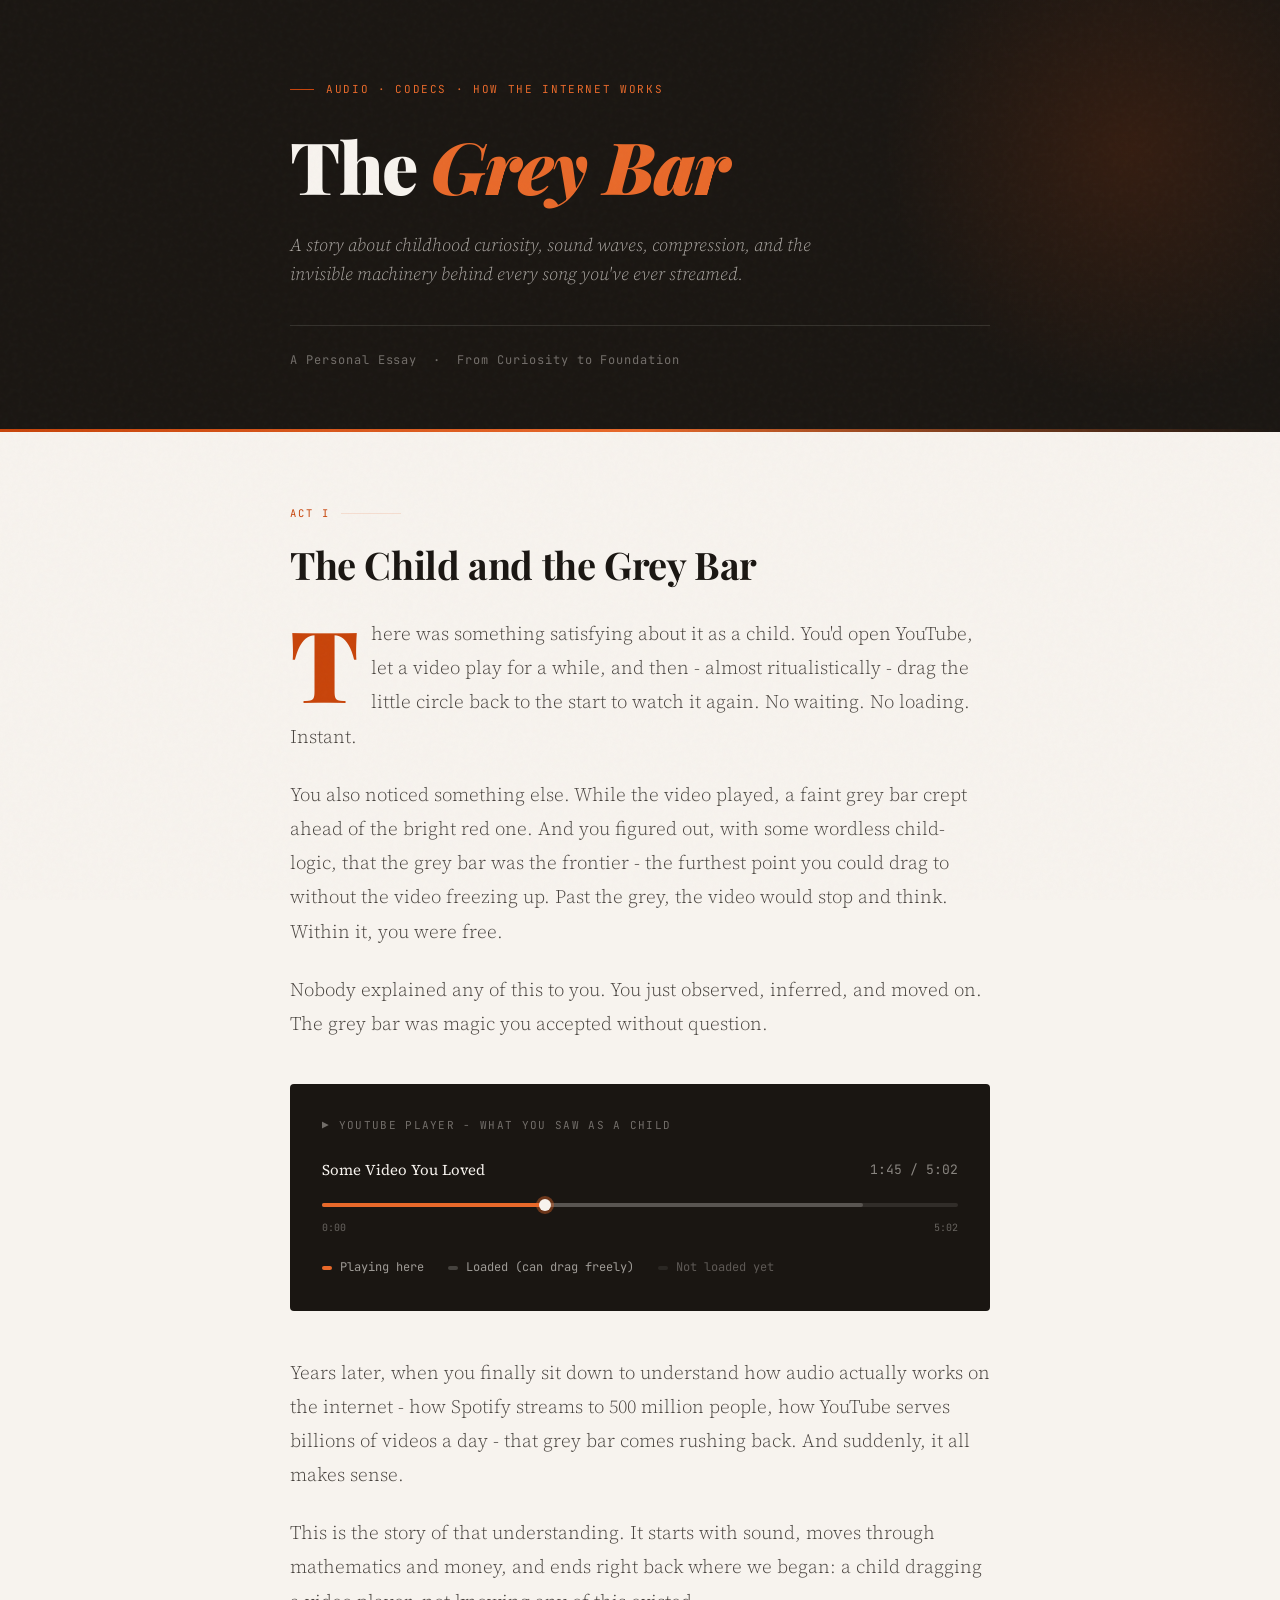
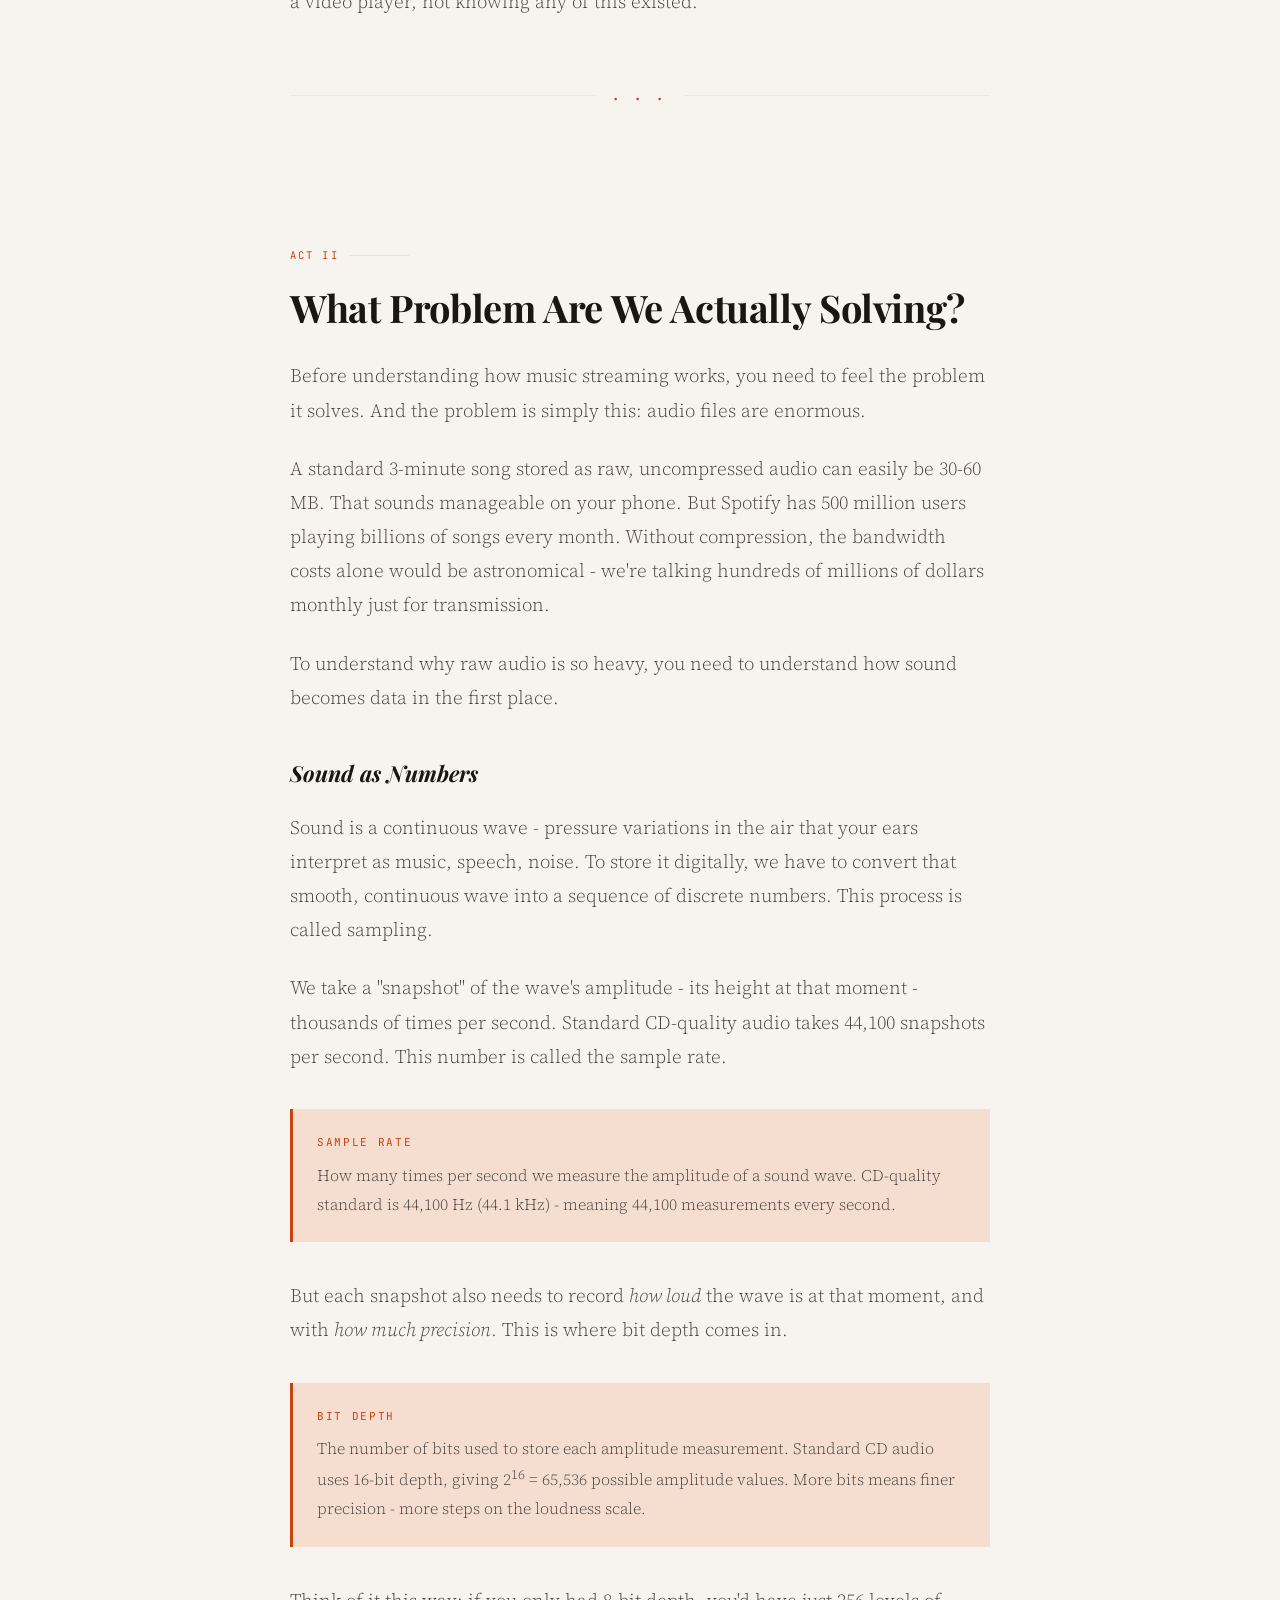
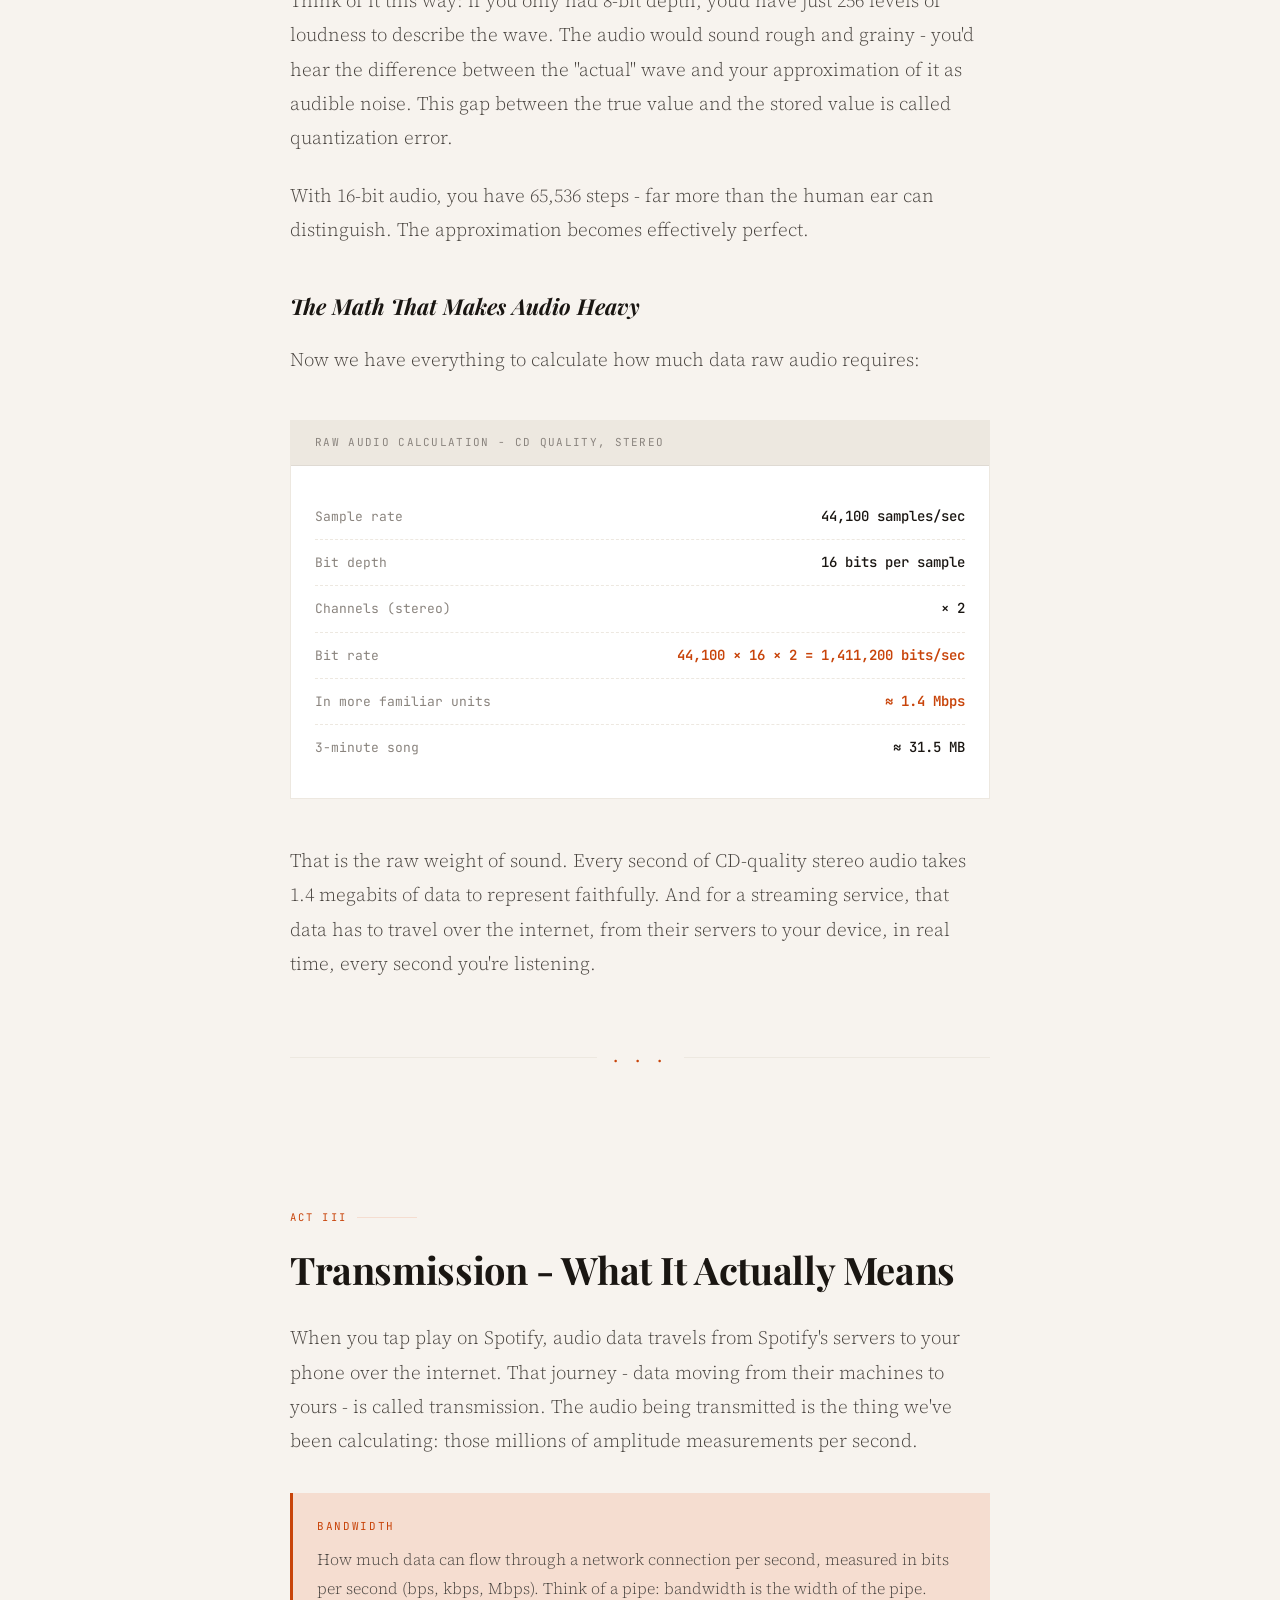
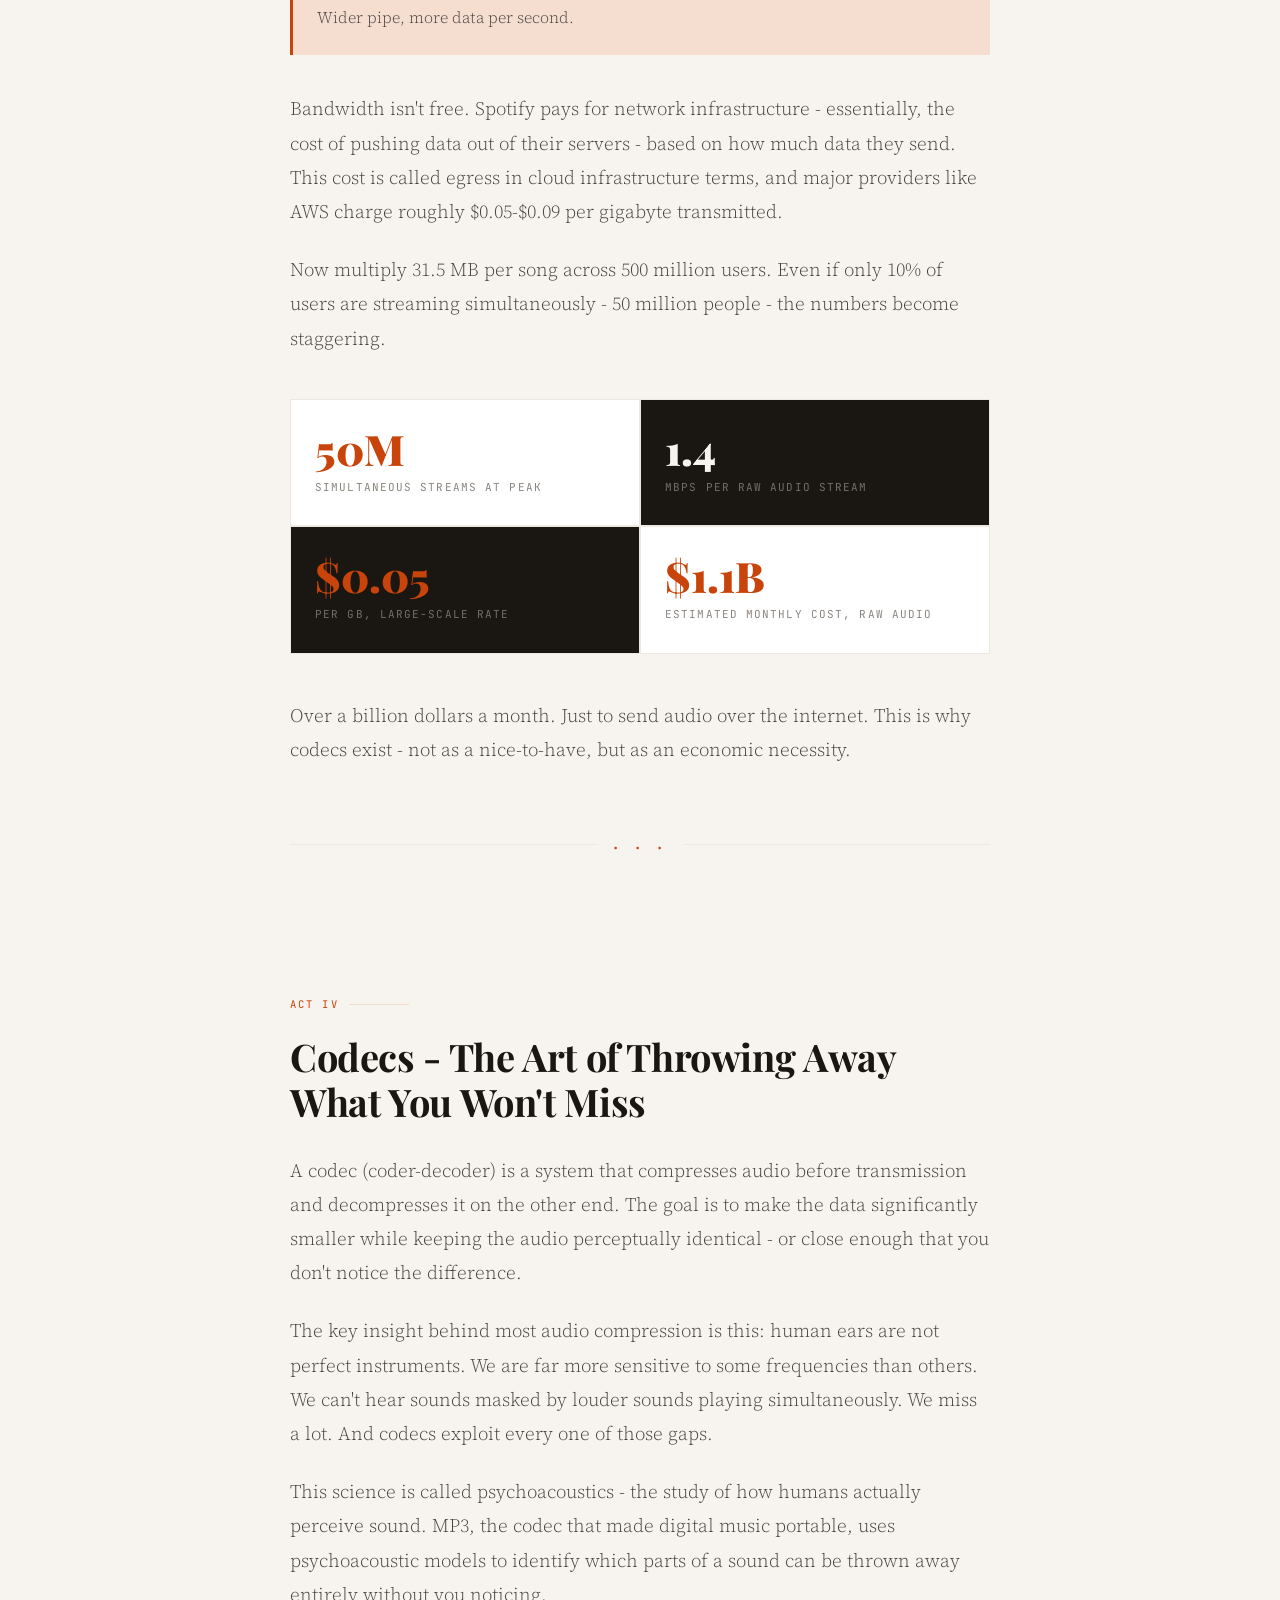
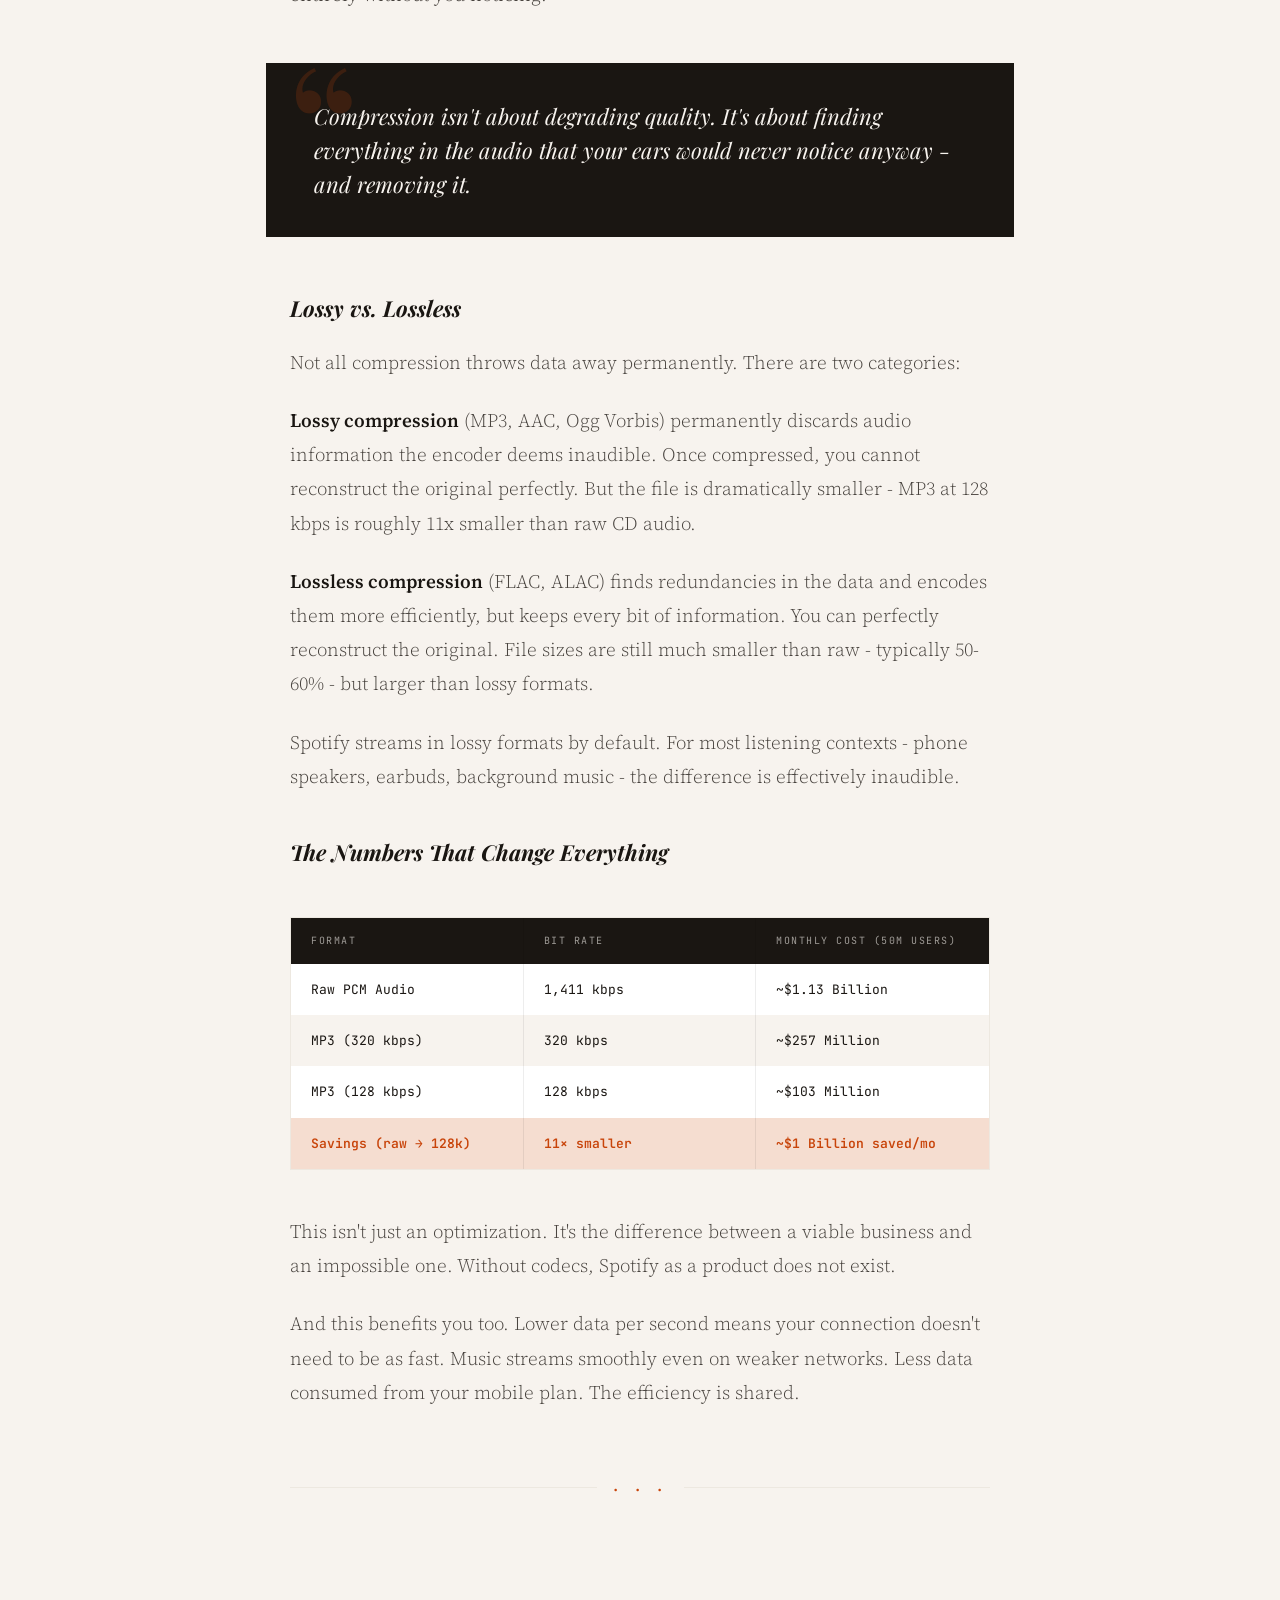
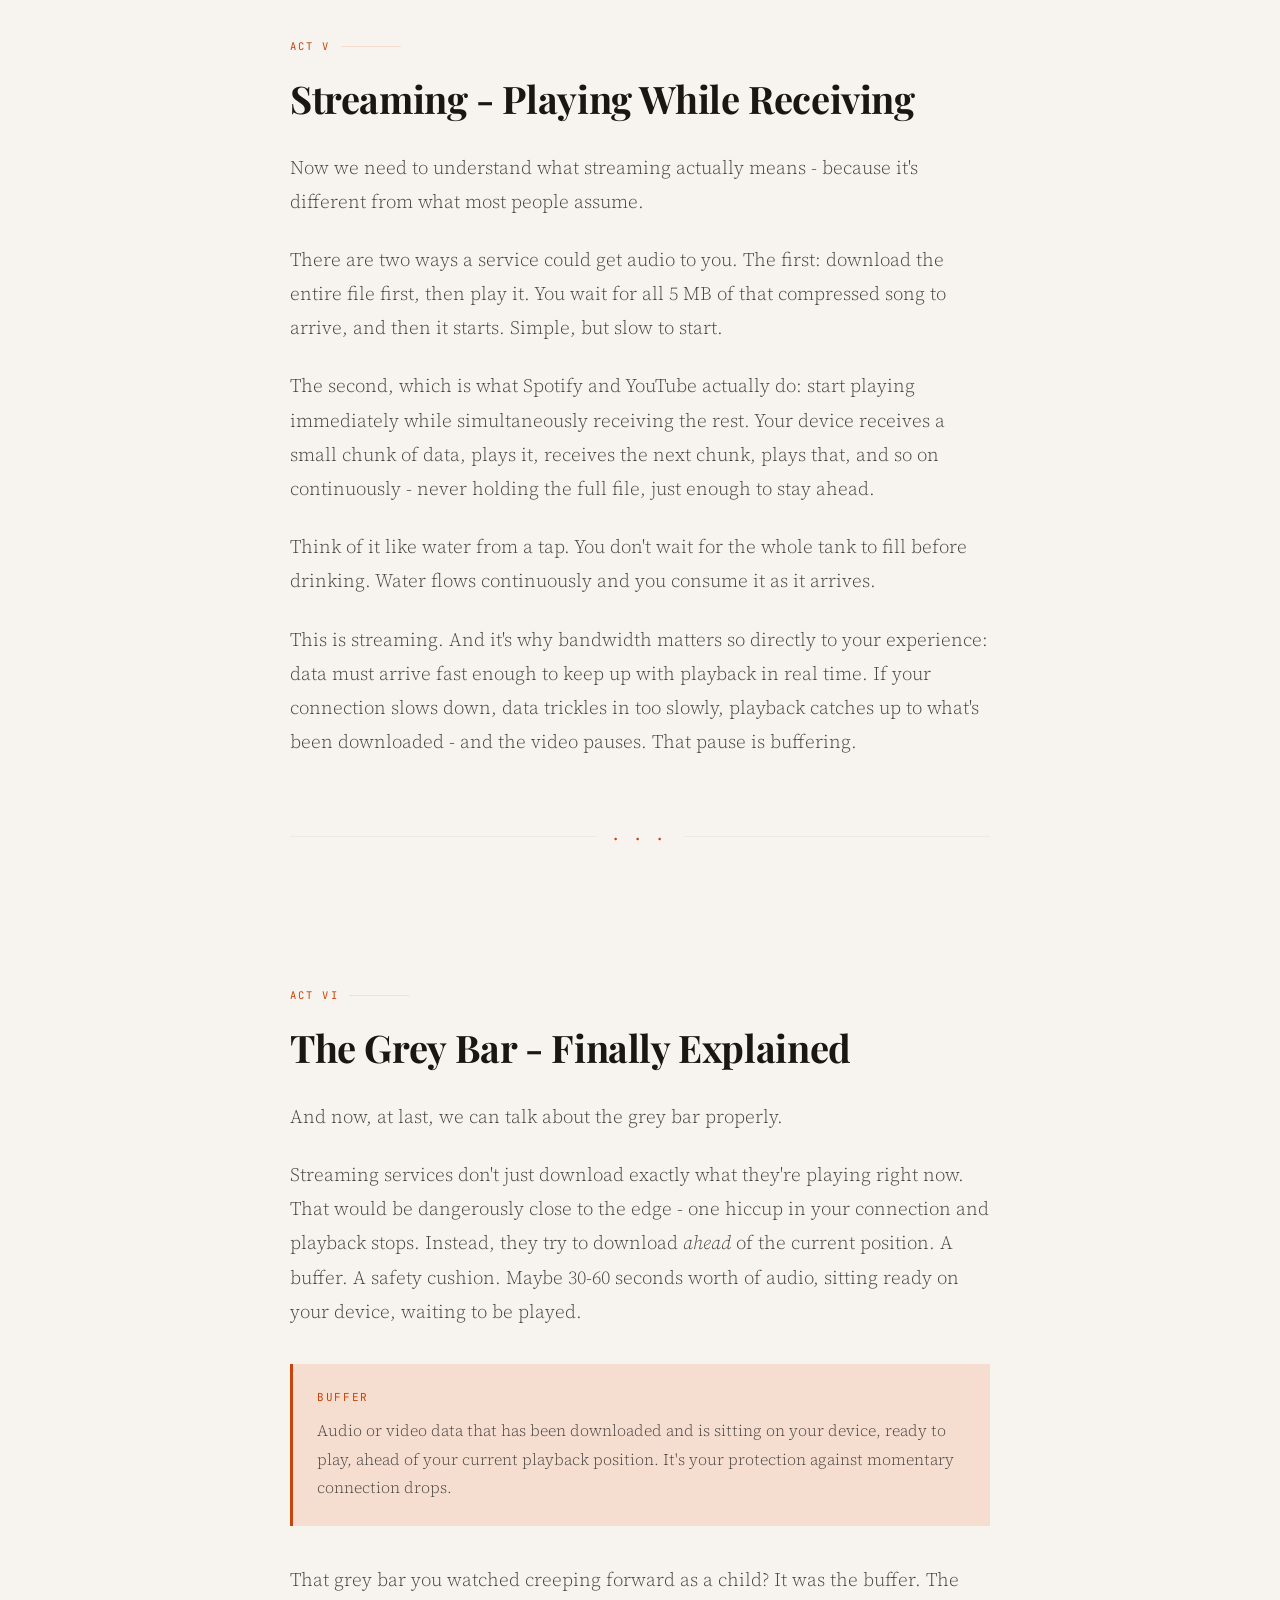
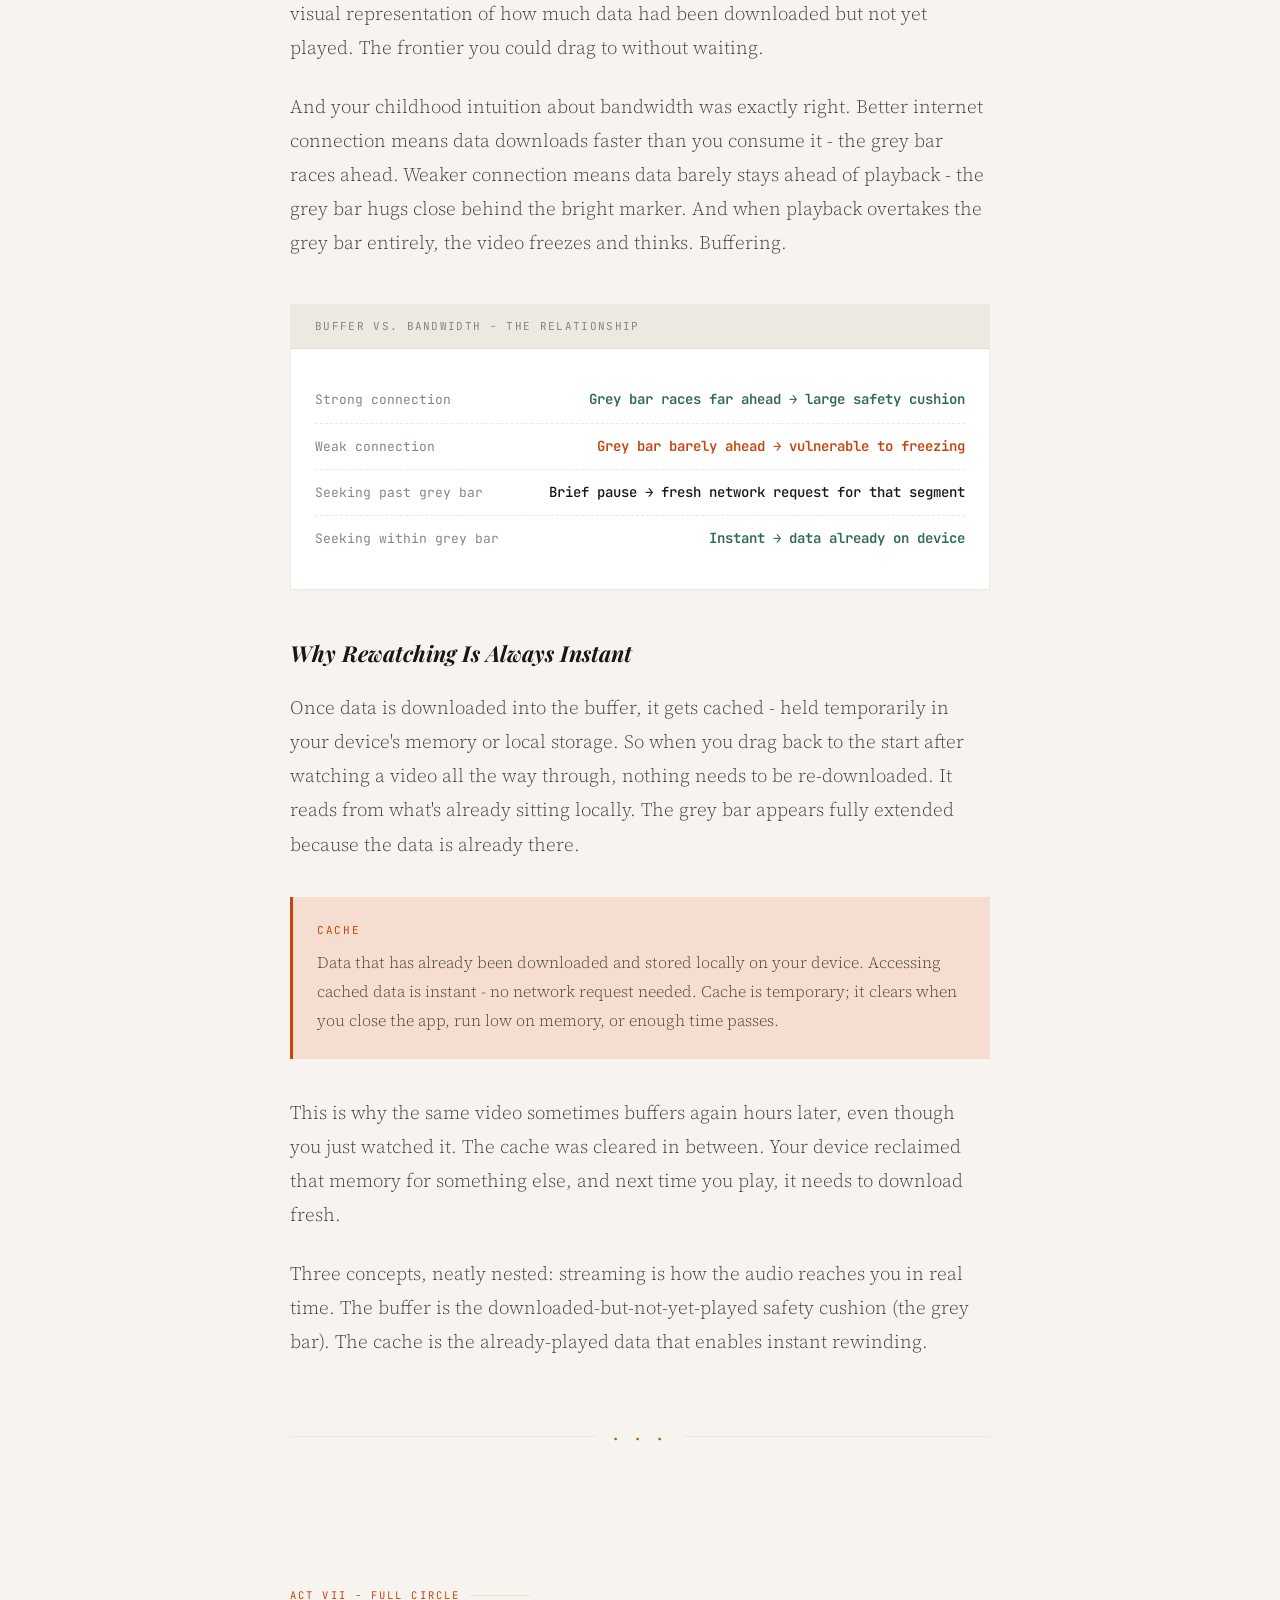
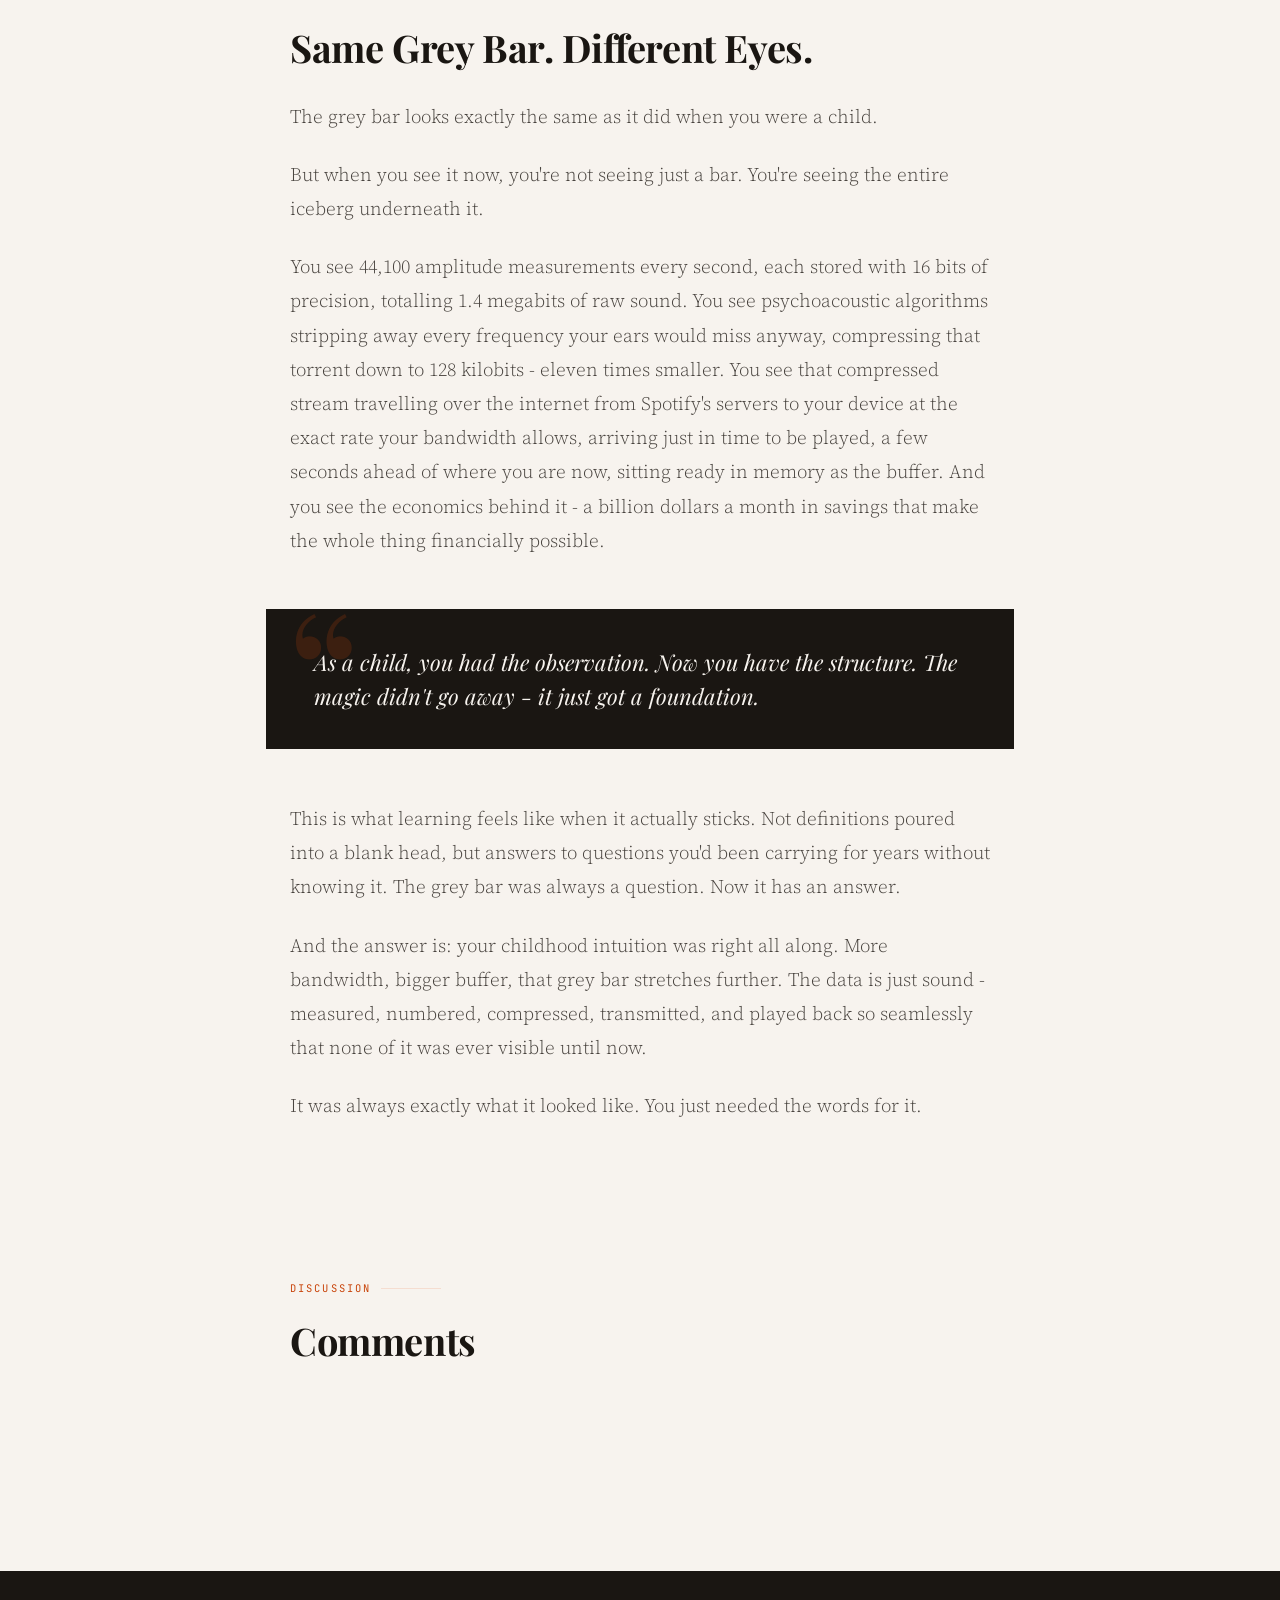
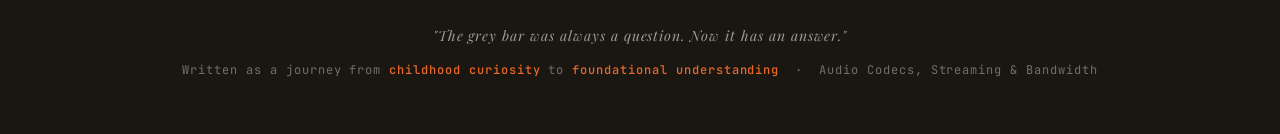
<file: blog/grey-bar.html>
<!DOCTYPE html>
<html lang="en">
<head>
<!-- Google Analytics -->
<script async src="https://www.googletagmanager.com/gtag/js?id=G-BB0R0PGQ15"></script>
<script>window.dataLayer=window.dataLayer||[];function gtag(){dataLayer.push(arguments);}gtag('js',new Date());gtag('config','G-BB0R0PGQ15');</script>

<meta charset="UTF-8">
<meta name="viewport" content="width=device-width, initial-scale=1.0">
<title>The Grey Bar - A Story About Sound, Data & Childhood Curiosity</title>
<link href="https://fonts.googleapis.com/css2?family=Playfair+Display:ital,wght@0,400;0,700;0,900;1,400;1,700&family=Source+Serif+4:ital,opsz,wght@0,8..60,300;0,8..60,400;0,8..60,600;1,8..60,300;1,8..60,400&family=JetBrains+Mono:wght@400;500&display=swap" rel="stylesheet">
<style>
  :root {
    --ink: #1a1612;
    --ink-light: #4a4540;
    --ink-faint: #8a847e;
    --paper: #f7f3ee;
    --paper-dark: #ede8e0;
    --accent: #c8440a;
    --accent-light: #e8692a;
    --accent-faint: #f5ddd0;
    --green: #2d6a4f;
    --code-bg: #1e1b18;
    --code-text: #e8d5b0;
  }

  * { margin: 0; padding: 0; box-sizing: border-box; }

  html { scroll-behavior: smooth; }

  body {
    background: var(--paper);
    color: var(--ink);
    font-family: 'Source Serif 4', Georgia, serif;
    font-size: 19px;
    line-height: 1.8;
    overflow-x: hidden;
  }

  /* ── NOISE TEXTURE OVERLAY ── */
  body::before {
    content: '';
    position: fixed;
    inset: 0;
    background-image: url("data:image/svg+xml,%3Csvg viewBox='0 0 200 200' xmlns='http://www.w3.org/2000/svg'%3E%3Cfilter id='n'%3E%3CfeTurbulence type='fractalNoise' baseFrequency='0.9' numOctaves='4' stitchTiles='stitch'/%3E%3C/filter%3E%3Crect width='100%25' height='100%25' filter='url(%23n)' opacity='0.04'/%3E%3C/svg%3E");
    pointer-events: none;
    z-index: 1000;
    opacity: 0.6;
  }

  /* ── HEADER ── */
  .masthead {
    background: var(--ink);
    color: var(--paper);
    padding: 80px 0 60px;
    position: relative;
    overflow: hidden;
  }

  .masthead::before {
    content: '';
    position: absolute;
    top: -100px; right: -100px;
    width: 500px; height: 500px;
    background: radial-gradient(circle, rgba(200,68,10,0.15) 0%, transparent 70%);
    pointer-events: none;
  }

  .masthead::after {
    content: '';
    position: absolute;
    bottom: 0; left: 0; right: 0;
    height: 3px;
    background: linear-gradient(90deg, var(--accent) 0%, var(--accent-light) 50%, transparent 100%);
  }

  .masthead-inner {
    max-width: 780px;
    margin: 0 auto;
    padding: 0 40px;
  }

  .tag {
    font-family: 'JetBrains Mono', monospace;
    font-size: 11px;
    letter-spacing: 0.15em;
    text-transform: uppercase;
    color: var(--accent-light);
    margin-bottom: 28px;
    display: flex;
    align-items: center;
    gap: 12px;
  }

  .tag::before {
    content: '';
    display: inline-block;
    width: 24px; height: 1px;
    background: var(--accent);
  }

  h1 {
    font-family: 'Playfair Display', Georgia, serif;
    font-size: clamp(42px, 7vw, 72px);
    font-weight: 900;
    line-height: 1.05;
    letter-spacing: -0.02em;
    margin-bottom: 28px;
    color: var(--paper);
  }

  h1 em {
    color: var(--accent-light);
    font-style: italic;
  }

  .subtitle {
    font-size: 18px;
    font-weight: 300;
    color: rgba(247,243,238,0.65);
    line-height: 1.6;
    max-width: 560px;
    font-style: italic;
  }

  .byline {
    margin-top: 36px;
    padding-top: 24px;
    border-top: 1px solid rgba(247,243,238,0.12);
    font-family: 'JetBrains Mono', monospace;
    font-size: 12px;
    color: rgba(247,243,238,0.4);
    letter-spacing: 0.08em;
  }

  /* ── ARTICLE BODY ── */
  article {
    max-width: 780px;
    margin: 0 auto;
    padding: 0 40px;
  }

  /* ── SECTIONS ── */
  .section {
    padding: 72px 0 0;
    opacity: 0;
    transform: translateY(28px);
    transition: opacity 0.7s ease, transform 0.7s ease;
  }

  .section.visible {
    opacity: 1;
    transform: translateY(0);
  }

  /* ── SECTION LABELS ── */
  .section-label {
    font-family: 'JetBrains Mono', monospace;
    font-size: 10.5px;
    letter-spacing: 0.2em;
    text-transform: uppercase;
    color: var(--accent);
    margin-bottom: 20px;
    display: flex;
    align-items: center;
    gap: 10px;
  }

  .section-label::after {
    content: '';
    flex: 1;
    height: 1px;
    background: var(--accent-faint);
    max-width: 60px;
  }

  h2 {
    font-family: 'Playfair Display', Georgia, serif;
    font-size: clamp(28px, 4vw, 38px);
    font-weight: 700;
    line-height: 1.2;
    letter-spacing: -0.01em;
    margin-bottom: 28px;
    color: var(--ink);
  }

  h3 {
    font-family: 'Playfair Display', Georgia, serif;
    font-size: 22px;
    font-weight: 700;
    font-style: italic;
    color: var(--ink);
    margin: 40px 0 16px;
  }

  p {
    margin-bottom: 24px;
    color: var(--ink-light);
    font-weight: 300;
  }

  p strong {
    color: var(--ink);
    font-weight: 600;
  }

  /* ── DROPCAP ── */
  .dropcap::first-letter {
    font-family: 'Playfair Display', Georgia, serif;
    font-size: 5.2em;
    font-weight: 900;
    float: left;
    line-height: 0.78;
    margin: 8px 12px 0 0;
    color: var(--accent);
  }

  /* ── PULLQUOTE ── */
  .pullquote {
    margin: 52px -24px;
    padding: 36px 48px;
    background: var(--ink);
    color: var(--paper);
    position: relative;
    overflow: hidden;
  }

  .pullquote::before {
    content: '\201C';
    font-family: 'Playfair Display', serif;
    font-size: 180px;
    color: rgba(200,68,10,0.2);
    position: absolute;
    top: -30px; left: 20px;
    line-height: 1;
    pointer-events: none;
  }

  .pullquote p {
    font-family: 'Playfair Display', Georgia, serif;
    font-size: 22px;
    font-style: italic;
    font-weight: 400;
    line-height: 1.55;
    color: var(--paper);
    position: relative;
    z-index: 1;
    margin: 0;
  }

  /* ── MATH/DATA CALLOUT ── */
  .data-box {
    margin: 44px 0;
    border: 1px solid var(--paper-dark);
    background: white;
    overflow: hidden;
  }

  .data-box-header {
    background: var(--paper-dark);
    padding: 12px 24px;
    font-family: 'JetBrains Mono', monospace;
    font-size: 11px;
    letter-spacing: 0.12em;
    text-transform: uppercase;
    color: var(--ink-faint);
    border-bottom: 1px solid rgba(0,0,0,0.06);
  }

  .data-box-body {
    padding: 28px 24px;
  }

  .calc-row {
    display: flex;
    justify-content: space-between;
    align-items: baseline;
    padding: 10px 0;
    border-bottom: 1px dashed var(--paper-dark);
    font-size: 15px;
  }

  .calc-row:last-child { border-bottom: none; }

  .calc-label {
    color: var(--ink-faint);
    font-family: 'JetBrains Mono', monospace;
    font-size: 13px;
  }

  .calc-value {
    font-family: 'JetBrains Mono', monospace;
    font-weight: 500;
    color: var(--ink);
    font-size: 14px;
  }

  .calc-value.accent { color: var(--accent); font-weight: 600; }
  .calc-value.green { color: var(--green); font-weight: 600; }

  /* ── COMPARISON TABLE ── */
  .comparison {
    margin: 44px 0;
    overflow: hidden;
    border: 1px solid var(--paper-dark);
  }

  .comparison-row {
    display: grid;
    grid-template-columns: 1fr 1fr 1fr;
  }

  .comparison-row.header {
    background: var(--ink);
    color: var(--paper);
  }

  .comparison-row:not(.header):nth-child(even) { background: white; }
  .comparison-row:not(.header):nth-child(odd) { background: var(--paper); }

  .comparison-cell {
    padding: 14px 20px;
    font-family: 'JetBrains Mono', monospace;
    font-size: 13px;
    border-right: 1px solid rgba(0,0,0,0.07);
  }

  .comparison-cell:last-child { border-right: none; }
  .comparison-row.header .comparison-cell {
    font-size: 10px;
    letter-spacing: 0.15em;
    text-transform: uppercase;
    color: rgba(247,243,238,0.6);
  }

  .highlight-row .comparison-cell { 
    background: var(--accent-faint); 
    color: var(--accent);
    font-weight: 600;
  }

  /* ── INLINE CODE ── */
  code {
    font-family: 'JetBrains Mono', monospace;
    font-size: 0.82em;
    background: var(--paper-dark);
    padding: 2px 7px;
    color: var(--accent);
    border-radius: 2px;
  }

  /* ── DEFINITION BOX ── */
  .definition {
    margin: 36px 0;
    padding: 24px 28px 24px 24px;
    border-left: 3px solid var(--accent);
    background: var(--accent-faint);
  }

  .definition-term {
    font-family: 'JetBrains Mono', monospace;
    font-size: 11px;
    letter-spacing: 0.15em;
    text-transform: uppercase;
    color: var(--accent);
    margin-bottom: 8px;
  }

  .definition p {
    margin: 0;
    font-size: 16px;
    color: var(--ink-light);
  }

  /* ── DIVIDER ── */
  .divider {
    margin: 60px 0;
    display: flex;
    align-items: center;
    gap: 16px;
  }

  .divider::before, .divider::after {
    content: '';
    flex: 1;
    height: 1px;
    background: var(--paper-dark);
  }

  .divider-mark {
    font-family: 'Playfair Display', serif;
    font-size: 20px;
    color: var(--accent);
    letter-spacing: 0.3em;
  }

  /* ── PLAYER ILLUSTRATION ── */
  .player-demo {
    margin: 44px 0;
    padding: 32px;
    background: var(--ink);
    border-radius: 4px;
    position: relative;
  }

  .player-title {
    font-family: 'JetBrains Mono', monospace;
    font-size: 11px;
    color: rgba(247,243,238,0.4);
    letter-spacing: 0.12em;
    text-transform: uppercase;
    margin-bottom: 20px;
  }

  .player-track {
    color: var(--paper);
    font-size: 15px;
    margin-bottom: 20px;
    display: flex;
    justify-content: space-between;
    align-items: center;
  }

  .player-track span:last-child {
    font-family: 'JetBrains Mono', monospace;
    font-size: 13px;
    color: rgba(247,243,238,0.5);
  }

  .progress-container {
    position: relative;
    height: 4px;
    background: rgba(247,243,238,0.1);
    border-radius: 2px;
    margin-bottom: 12px;
    cursor: pointer;
  }

  .progress-buffer {
    position: absolute;
    left: 0; top: 0; bottom: 0;
    width: 72%;
    background: rgba(247,243,238,0.2);
    border-radius: 2px;
    transition: width 2s ease;
  }

  .progress-played {
    position: absolute;
    left: 0; top: 0; bottom: 0;
    width: 35%;
    background: var(--accent-light);
    border-radius: 2px;
  }

  .progress-thumb {
    position: absolute;
    left: 35%;
    top: 50%;
    transform: translate(-50%, -50%);
    width: 12px; height: 12px;
    background: var(--paper);
    border-radius: 50%;
    box-shadow: 0 0 0 3px rgba(232,105,42,0.4);
  }

  .player-labels {
    display: flex;
    justify-content: space-between;
    font-family: 'JetBrains Mono', monospace;
    font-size: 10px;
    color: rgba(247,243,238,0.35);
    margin-top: 6px;
  }

  .player-annotation {
    margin-top: 20px;
    display: flex;
    gap: 24px;
    flex-wrap: wrap;
  }

  .ann-item {
    display: flex;
    align-items: center;
    gap: 8px;
    font-size: 12px;
    color: rgba(247,243,238,0.6);
    font-family: 'JetBrains Mono', monospace;
  }

  .ann-dot {
    width: 10px; height: 4px;
    border-radius: 2px;
  }

  .ann-dot.played { background: var(--accent-light); }
  .ann-dot.buffer { background: rgba(247,243,238,0.2); }

  /* ── NUMBERS SECTION ── */
  .big-numbers {
    margin: 44px 0;
    display: grid;
    grid-template-columns: 1fr 1fr;
    gap: 2px;
    background: var(--paper-dark);
    border: 1px solid var(--paper-dark);
  }

  .big-num-cell {
    background: white;
    padding: 28px 24px;
  }

  .big-num-cell.dark {
    background: var(--ink);
  }

  .big-num {
    font-family: 'Playfair Display', serif;
    font-size: 42px;
    font-weight: 900;
    line-height: 1;
    margin-bottom: 8px;
  }

  .big-num.accent { color: var(--accent); }
  .big-num.green { color: var(--green); }
  .big-num.paper { color: var(--paper); }

  .big-num-label {
    font-family: 'JetBrains Mono', monospace;
    font-size: 11px;
    letter-spacing: 0.1em;
    color: var(--ink-faint);
    text-transform: uppercase;
  }

  .big-num-cell.dark .big-num-label { color: rgba(247,243,238,0.4); }

  /* ── FOOTER ── */
  footer {
    margin-top: 100px;
    padding: 52px 40px;
    background: var(--ink);
    color: rgba(247,243,238,0.4);
    text-align: center;
    font-family: 'JetBrains Mono', monospace;
    font-size: 12px;
    letter-spacing: 0.08em;
  }

  footer strong {
    color: var(--accent-light);
    font-weight: 500;
  }

  /* ── SCROLL ANIMATIONS ── */
  @keyframes fadeUp {
    from { opacity: 0; transform: translateY(30px); }
    to { opacity: 1; transform: translateY(0); }
  }

  .masthead-inner > * {
    animation: fadeUp 0.8s ease forwards;
  }

  .masthead-inner .tag { animation-delay: 0.1s; }
  .masthead-inner h1 { animation-delay: 0.25s; }
  .masthead-inner .subtitle { animation-delay: 0.4s; }
  .masthead-inner .byline { animation-delay: 0.55s; }

  /* ── RESPONSIVE ── */
  @media (max-width: 600px) {
    article { padding: 0 20px; }
    .masthead-inner { padding: 0 20px; }
    .pullquote { margin: 40px -20px; padding: 28px 28px; }
    .big-numbers { grid-template-columns: 1fr; }
    .comparison-cell { padding: 10px 12px; font-size: 11px; }
  }
</style>
</head>
<body>

<!-- MASTHEAD -->
<header class="masthead">
  <div class="masthead-inner">
    <div class="tag">Audio · Codecs · How the Internet Works</div>
    <h1>The <em>Grey Bar</em></h1>
    <p class="subtitle">A story about childhood curiosity, sound waves, compression, and the invisible machinery behind every song you've ever streamed.</p>
    <div class="byline">A Personal Essay &nbsp;·&nbsp; From Curiosity to Foundation</div>
  </div>
</header>

<article>

  <!-- ACT 1 -->
  <div class="section" id="s1">
    <div class="section-label">Act I</div>
    <h2>The Child and the Grey Bar</h2>

    <p class="dropcap">There was something satisfying about it as a child. You'd open YouTube, let a video play for a while, and then - almost ritualistically - drag the little circle back to the start to watch it again. No waiting. No loading. Instant.</p>

    <p>You also noticed something else. While the video played, a faint grey bar crept ahead of the bright red one. And you figured out, with some wordless child-logic, that the grey bar was the frontier - the furthest point you could drag to without the video freezing up. Past the grey, the video would stop and think. Within it, you were free.</p>

    <p>Nobody explained any of this to you. You just observed, inferred, and moved on. The grey bar was magic you accepted without question.</p>

    <!-- PLAYER ILLUSTRATION -->
    <div class="player-demo">
      <div class="player-title">▶ YouTube Player - What you saw as a child</div>
      <div class="player-track">
        <span>Some Video You Loved</span>
        <span>1:45 / 5:02</span>
      </div>
      <div class="progress-container">
        <div class="progress-buffer" id="bufferBar"></div>
        <div class="progress-played"></div>
        <div class="progress-thumb"></div>
      </div>
      <div class="player-labels">
        <span>0:00</span>
        <span>5:02</span>
      </div>
      <div class="player-annotation">
        <div class="ann-item"><div class="ann-dot played"></div> Playing here</div>
        <div class="ann-item"><div class="ann-dot buffer"></div> Loaded (can drag freely)</div>
        <div class="ann-item" style="color:rgba(247,243,238,0.3)"><div class="ann-dot" style="background:rgba(247,243,238,0.08)"></div> Not loaded yet</div>
      </div>
    </div>

    <p>Years later, when you finally sit down to understand how audio actually works on the internet - how Spotify streams to 500 million people, how YouTube serves billions of videos a day - that grey bar comes rushing back. And suddenly, it all makes sense.</p>

    <p>This is the story of that understanding. It starts with sound, moves through mathematics and money, and ends right back where we began: a child dragging a video player, not knowing any of this existed.</p>
  </div>

  <div class="divider"><div class="divider-mark">· · ·</div></div>

  <!-- ACT 2 -->
  <div class="section" id="s2">
    <div class="section-label">Act II</div>
    <h2>What Problem Are We Actually Solving?</h2>

    <p>Before understanding how music streaming works, you need to feel the problem it solves. And the problem is simply this: audio files are enormous.</p>

    <p>A standard 3-minute song stored as raw, uncompressed audio can easily be 30-60 MB. That sounds manageable on your phone. But Spotify has 500 million users playing billions of songs every month. Without compression, the bandwidth costs alone would be astronomical - we're talking hundreds of millions of dollars monthly just for transmission.</p>

    <p>To understand why raw audio is so heavy, you need to understand how sound becomes data in the first place.</p>

    <h3>Sound as Numbers</h3>

    <p>Sound is a continuous wave - pressure variations in the air that your ears interpret as music, speech, noise. To store it digitally, we have to convert that smooth, continuous wave into a sequence of discrete numbers. This process is called sampling.</p>

    <p>We take a "snapshot" of the wave's amplitude - its height at that moment - thousands of times per second. Standard CD-quality audio takes 44,100 snapshots per second. This number is called the sample rate.</p>

    <div class="definition">
      <div class="definition-term">Sample Rate</div>
      <p>How many times per second we measure the amplitude of a sound wave. CD-quality standard is 44,100 Hz (44.1 kHz) - meaning 44,100 measurements every second.</p>
    </div>

    <p>But each snapshot also needs to record <em>how loud</em> the wave is at that moment, and with <em>how much precision</em>. This is where bit depth comes in.</p>

    <div class="definition">
      <div class="definition-term">Bit Depth</div>
      <p>The number of bits used to store each amplitude measurement. Standard CD audio uses 16-bit depth, giving 2<sup>16</sup> = 65,536 possible amplitude values. More bits means finer precision - more steps on the loudness scale.</p>
    </div>

    <p>Think of it this way: if you only had 8-bit depth, you'd have just 256 levels of loudness to describe the wave. The audio would sound rough and grainy - you'd hear the difference between the "actual" wave and your approximation of it as audible noise. This gap between the true value and the stored value is called quantization error.</p>

    <p>With 16-bit audio, you have 65,536 steps - far more than the human ear can distinguish. The approximation becomes effectively perfect.</p>

    <h3>The Math That Makes Audio Heavy</h3>

    <p>Now we have everything to calculate how much data raw audio requires:</p>

    <div class="data-box">
      <div class="data-box-header">Raw Audio Calculation - CD Quality, Stereo</div>
      <div class="data-box-body">
        <div class="calc-row">
          <span class="calc-label">Sample rate</span>
          <span class="calc-value">44,100 samples/sec</span>
        </div>
        <div class="calc-row">
          <span class="calc-label">Bit depth</span>
          <span class="calc-value">16 bits per sample</span>
        </div>
        <div class="calc-row">
          <span class="calc-label">Channels (stereo)</span>
          <span class="calc-value">× 2</span>
        </div>
        <div class="calc-row">
          <span class="calc-label">Bit rate</span>
          <span class="calc-value accent">44,100 × 16 × 2 = 1,411,200 bits/sec</span>
        </div>
        <div class="calc-row">
          <span class="calc-label">In more familiar units</span>
          <span class="calc-value accent">≈ 1.4 Mbps</span>
        </div>
        <div class="calc-row">
          <span class="calc-label">3-minute song</span>
          <span class="calc-value">≈ 31.5 MB</span>
        </div>
      </div>
    </div>

    <p>That is the raw weight of sound. Every second of CD-quality stereo audio takes 1.4 megabits of data to represent faithfully. And for a streaming service, that data has to travel over the internet, from their servers to your device, in real time, every second you're listening.</p>
  </div>

  <div class="divider"><div class="divider-mark">· · ·</div></div>

  <!-- ACT 3 -->
  <div class="section" id="s3">
    <div class="section-label">Act III</div>
    <h2>Transmission - What It Actually Means</h2>

    <p>When you tap play on Spotify, audio data travels from Spotify's servers to your phone over the internet. That journey - data moving from their machines to yours - is called transmission. The audio being transmitted is the thing we've been calculating: those millions of amplitude measurements per second.</p>

    <div class="definition">
      <div class="definition-term">Bandwidth</div>
      <p>How much data can flow through a network connection per second, measured in bits per second (bps, kbps, Mbps). Think of a pipe: bandwidth is the width of the pipe. Wider pipe, more data per second.</p>
    </div>

    <p>Bandwidth isn't free. Spotify pays for network infrastructure - essentially, the cost of pushing data out of their servers - based on how much data they send. This cost is called egress in cloud infrastructure terms, and major providers like AWS charge roughly $0.05-$0.09 per gigabyte transmitted.</p>

    <p>Now multiply 31.5 MB per song across 500 million users. Even if only 10% of users are streaming simultaneously - 50 million people - the numbers become staggering.</p>

    <div class="big-numbers">
      <div class="big-num-cell">
        <div class="big-num accent">50M</div>
        <div class="big-num-label">simultaneous streams at peak</div>
      </div>
      <div class="big-num-cell dark">
        <div class="big-num paper">1.4</div>
        <div class="big-num-label" style="color:rgba(247,243,238,0.4)">Mbps per raw audio stream</div>
      </div>
      <div class="big-num-cell dark">
        <div class="big-num accent">$0.05</div>
        <div class="big-num-label" style="color:rgba(247,243,238,0.4)">per GB, large-scale rate</div>
      </div>
      <div class="big-num-cell">
        <div class="big-num accent">$1.1B</div>
        <div class="big-num-label">estimated monthly cost, raw audio</div>
      </div>
    </div>

    <p>Over a billion dollars a month. Just to send audio over the internet. This is why codecs exist - not as a nice-to-have, but as an economic necessity.</p>
  </div>

  <div class="divider"><div class="divider-mark">· · ·</div></div>

  <!-- ACT 4 -->
  <div class="section" id="s4">
    <div class="section-label">Act IV</div>
    <h2>Codecs - The Art of Throwing Away What You Won't Miss</h2>

    <p>A codec (coder-decoder) is a system that compresses audio before transmission and decompresses it on the other end. The goal is to make the data significantly smaller while keeping the audio perceptually identical - or close enough that you don't notice the difference.</p>

    <p>The key insight behind most audio compression is this: human ears are not perfect instruments. We are far more sensitive to some frequencies than others. We can't hear sounds masked by louder sounds playing simultaneously. We miss a lot. And codecs exploit every one of those gaps.</p>

    <p>This science is called psychoacoustics - the study of how humans actually perceive sound. MP3, the codec that made digital music portable, uses psychoacoustic models to identify which parts of a sound can be thrown away entirely without you noticing.</p>

    <div class="pullquote">
      <p>Compression isn't about degrading quality. It's about finding everything in the audio that your ears would never notice anyway - and removing it.</p>
    </div>

    <h3>Lossy vs. Lossless</h3>

    <p>Not all compression throws data away permanently. There are two categories:</p>

    <p><strong>Lossy compression</strong> (MP3, AAC, Ogg Vorbis) permanently discards audio information the encoder deems inaudible. Once compressed, you cannot reconstruct the original perfectly. But the file is dramatically smaller - MP3 at 128 kbps is roughly 11x smaller than raw CD audio.</p>

    <p><strong>Lossless compression</strong> (FLAC, ALAC) finds redundancies in the data and encodes them more efficiently, but keeps every bit of information. You can perfectly reconstruct the original. File sizes are still much smaller than raw - typically 50-60% - but larger than lossy formats.</p>

    <p>Spotify streams in lossy formats by default. For most listening contexts - phone speakers, earbuds, background music - the difference is effectively inaudible.</p>

    <h3>The Numbers That Change Everything</h3>

    <div class="comparison">
      <div class="comparison-row header">
        <div class="comparison-cell">Format</div>
        <div class="comparison-cell">Bit Rate</div>
        <div class="comparison-cell">Monthly Cost (50M users)</div>
      </div>
      <div class="comparison-row">
        <div class="comparison-cell">Raw PCM Audio</div>
        <div class="comparison-cell">1,411 kbps</div>
        <div class="comparison-cell">~$1.13 Billion</div>
      </div>
      <div class="comparison-row">
        <div class="comparison-cell">MP3 (320 kbps)</div>
        <div class="comparison-cell">320 kbps</div>
        <div class="comparison-cell">~$257 Million</div>
      </div>
      <div class="comparison-row">
        <div class="comparison-cell">MP3 (128 kbps)</div>
        <div class="comparison-cell">128 kbps</div>
        <div class="comparison-cell">~$103 Million</div>
      </div>
      <div class="comparison-row highlight-row">
        <div class="comparison-cell">Savings (raw → 128k)</div>
        <div class="comparison-cell">11× smaller</div>
        <div class="comparison-cell">~$1 Billion saved/mo</div>
      </div>
    </div>

    <p>This isn't just an optimization. It's the difference between a viable business and an impossible one. Without codecs, Spotify as a product does not exist.</p>

    <p>And this benefits you too. Lower data per second means your connection doesn't need to be as fast. Music streams smoothly even on weaker networks. Less data consumed from your mobile plan. The efficiency is shared.</p>
  </div>

  <div class="divider"><div class="divider-mark">· · ·</div></div>

  <!-- ACT 5 -->
  <div class="section" id="s5">
    <div class="section-label">Act V</div>
    <h2>Streaming - Playing While Receiving</h2>

    <p>Now we need to understand what streaming actually means - because it's different from what most people assume.</p>

    <p>There are two ways a service could get audio to you. The first: download the entire file first, then play it. You wait for all 5 MB of that compressed song to arrive, and then it starts. Simple, but slow to start.</p>

    <p>The second, which is what Spotify and YouTube actually do: start playing immediately while simultaneously receiving the rest. Your device receives a small chunk of data, plays it, receives the next chunk, plays that, and so on continuously - never holding the full file, just enough to stay ahead.</p>

    <p>Think of it like water from a tap. You don't wait for the whole tank to fill before drinking. Water flows continuously and you consume it as it arrives.</p>

    <p>This is streaming. And it's why bandwidth matters so directly to your experience: data must arrive fast enough to keep up with playback in real time. If your connection slows down, data trickles in too slowly, playback catches up to what's been downloaded - and the video pauses. That pause is buffering.</p>
  </div>

  <div class="divider"><div class="divider-mark">· · ·</div></div>

  <!-- ACT 6 - THE GREY BAR -->
  <div class="section" id="s6">
    <div class="section-label">Act VI</div>
    <h2>The Grey Bar - Finally Explained</h2>

    <p>And now, at last, we can talk about the grey bar properly.</p>

    <p>Streaming services don't just download exactly what they're playing right now. That would be dangerously close to the edge - one hiccup in your connection and playback stops. Instead, they try to download <em>ahead</em> of the current position. A buffer. A safety cushion. Maybe 30-60 seconds worth of audio, sitting ready on your device, waiting to be played.</p>

    <div class="definition">
      <div class="definition-term">Buffer</div>
      <p>Audio or video data that has been downloaded and is sitting on your device, ready to play, ahead of your current playback position. It's your protection against momentary connection drops.</p>
    </div>

    <p>That grey bar you watched creeping forward as a child? It was the buffer. The visual representation of how much data had been downloaded but not yet played. The frontier you could drag to without waiting.</p>

    <p>And your childhood intuition about bandwidth was exactly right. Better internet connection means data downloads faster than you consume it - the grey bar races ahead. Weaker connection means data barely stays ahead of playback - the grey bar hugs close behind the bright marker. And when playback overtakes the grey bar entirely, the video freezes and thinks. Buffering.</p>

    <div class="data-box">
      <div class="data-box-header">Buffer vs. Bandwidth - The Relationship</div>
      <div class="data-box-body">
        <div class="calc-row">
          <span class="calc-label">Strong connection</span>
          <span class="calc-value green">Grey bar races far ahead → large safety cushion</span>
        </div>
        <div class="calc-row">
          <span class="calc-label">Weak connection</span>
          <span class="calc-value accent">Grey bar barely ahead → vulnerable to freezing</span>
        </div>
        <div class="calc-row">
          <span class="calc-label">Seeking past grey bar</span>
          <span class="calc-value">Brief pause → fresh network request for that segment</span>
        </div>
        <div class="calc-row">
          <span class="calc-label">Seeking within grey bar</span>
          <span class="calc-value green">Instant → data already on device</span>
        </div>
      </div>
    </div>

    <h3>Why Rewatching Is Always Instant</h3>

    <p>Once data is downloaded into the buffer, it gets cached - held temporarily in your device's memory or local storage. So when you drag back to the start after watching a video all the way through, nothing needs to be re-downloaded. It reads from what's already sitting locally. The grey bar appears fully extended because the data is already there.</p>

    <div class="definition">
      <div class="definition-term">Cache</div>
      <p>Data that has already been downloaded and stored locally on your device. Accessing cached data is instant - no network request needed. Cache is temporary; it clears when you close the app, run low on memory, or enough time passes.</p>
    </div>

    <p>This is why the same video sometimes buffers again hours later, even though you just watched it. The cache was cleared in between. Your device reclaimed that memory for something else, and next time you play, it needs to download fresh.</p>

    <p>Three concepts, neatly nested: streaming is how the audio reaches you in real time. The buffer is the downloaded-but-not-yet-played safety cushion (the grey bar). The cache is the already-played data that enables instant rewinding.</p>
  </div>

  <div class="divider"><div class="divider-mark">· · ·</div></div>

  <!-- ACT 7 - FULL CIRCLE -->
  <div class="section" id="s7">
    <div class="section-label">Act VII - Full Circle</div>
    <h2>Same Grey Bar. Different Eyes.</h2>

    <p>The grey bar looks exactly the same as it did when you were a child.</p>

    <p>But when you see it now, you're not seeing just a bar. You're seeing the entire iceberg underneath it.</p>

    <p>You see 44,100 amplitude measurements every second, each stored with 16 bits of precision, totalling 1.4 megabits of raw sound. You see psychoacoustic algorithms stripping away every frequency your ears would miss anyway, compressing that torrent down to 128 kilobits - eleven times smaller. You see that compressed stream travelling over the internet from Spotify's servers to your device at the exact rate your bandwidth allows, arriving just in time to be played, a few seconds ahead of where you are now, sitting ready in memory as the buffer. And you see the economics behind it - a billion dollars a month in savings that make the whole thing financially possible.</p>

    <div class="pullquote">
      <p>As a child, you had the observation. Now you have the structure. The magic didn't go away - it just got a foundation.</p>
    </div>

    <p>This is what learning feels like when it actually sticks. Not definitions poured into a blank head, but answers to questions you'd been carrying for years without knowing it. The grey bar was always a question. Now it has an answer.</p>

    <p>And the answer is: your childhood intuition was right all along. More bandwidth, bigger buffer, that grey bar stretches further. The data is just sound - measured, numbered, compressed, transmitted, and played back so seamlessly that none of it was ever visible until now.</p>

    <p>It was always exactly what it looked like. You just needed the words for it.</p>
  </div>

  <div style="height: 60px;"></div>

  <!-- COMMENTS -->
  <div class="section visible" id="comments">
    <div class="section-label">Discussion</div>
    <h2>Comments</h2>
    <script src="https://giscus.app/client.js"
        data-repo="r4plh/r4plh.github.io"
        data-repo-id="R_kgDONoAmYw"
        data-category="General"
        data-category-id="DIC_kwDONoAmY84C3y-n"
        data-mapping="pathname"
        data-strict="0"
        data-reactions-enabled="1"
        data-emit-metadata="0"
        data-input-position="top"
        data-theme="noborder_dark"
        data-lang="en"
        data-loading="lazy"
        crossorigin="anonymous"
        async>
    </script>
  </div>

  <div style="height: 80px;"></div>

</article>

<footer>
  <div style="font-size:14px; color: rgba(247,243,238,0.6); font-family: 'Playfair Display', serif; font-style:italic; margin-bottom: 12px;">
    "The grey bar was always a question. Now it has an answer."
  </div>
  Written as a journey from <strong>childhood curiosity</strong> to <strong>foundational understanding</strong> &nbsp;·&nbsp; Audio Codecs, Streaming & Bandwidth
</footer>

<script>
  // Intersection observer for scroll animations
  const sections = document.querySelectorAll('.section');
  const observer = new IntersectionObserver((entries) => {
    entries.forEach(entry => {
      if (entry.isIntersecting) {
        entry.target.classList.add('visible');
      }
    });
  }, { threshold: 0.08, rootMargin: '0px 0px -40px 0px' });

  sections.forEach(s => observer.observe(s));

  // Animate buffer bar growing
  setTimeout(() => {
    const buf = document.getElementById('bufferBar');
    if (buf) buf.style.width = '85%';
  }, 1500);
</script>
</body>
</html>
</file>
